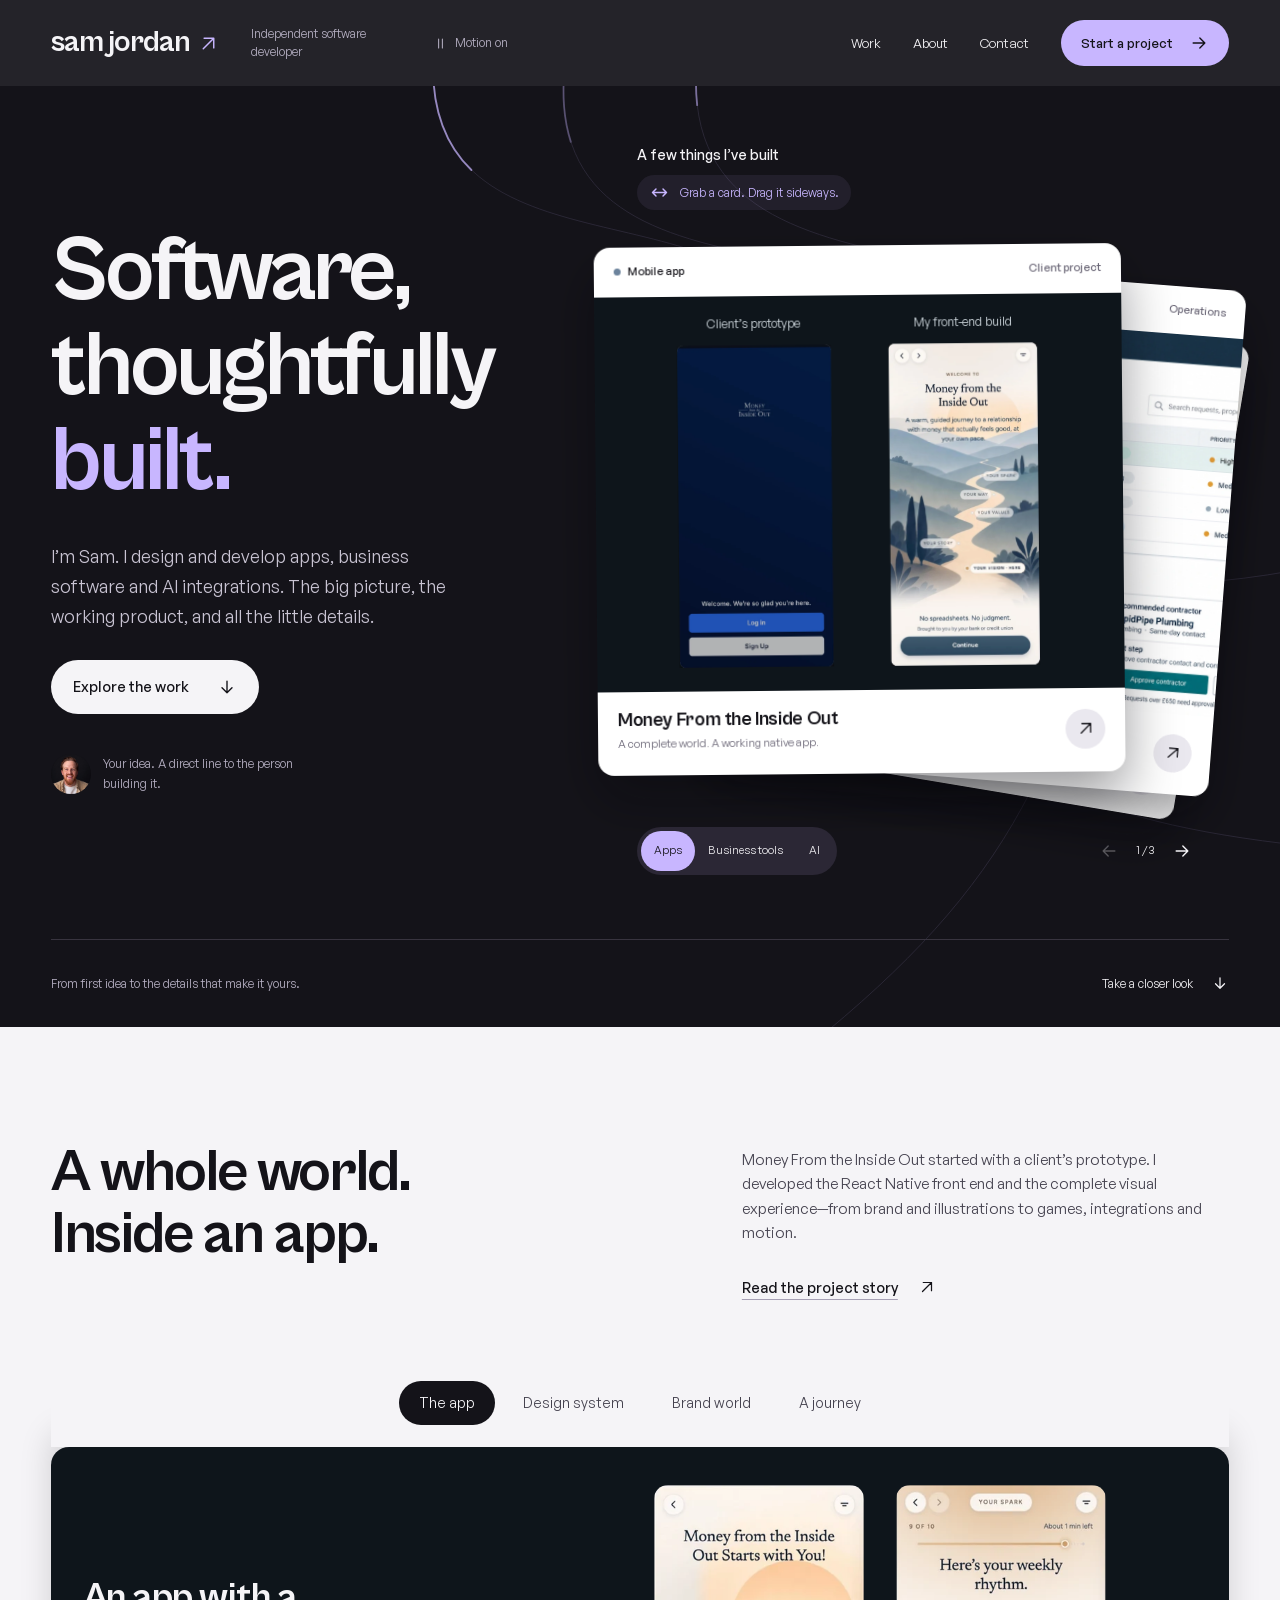
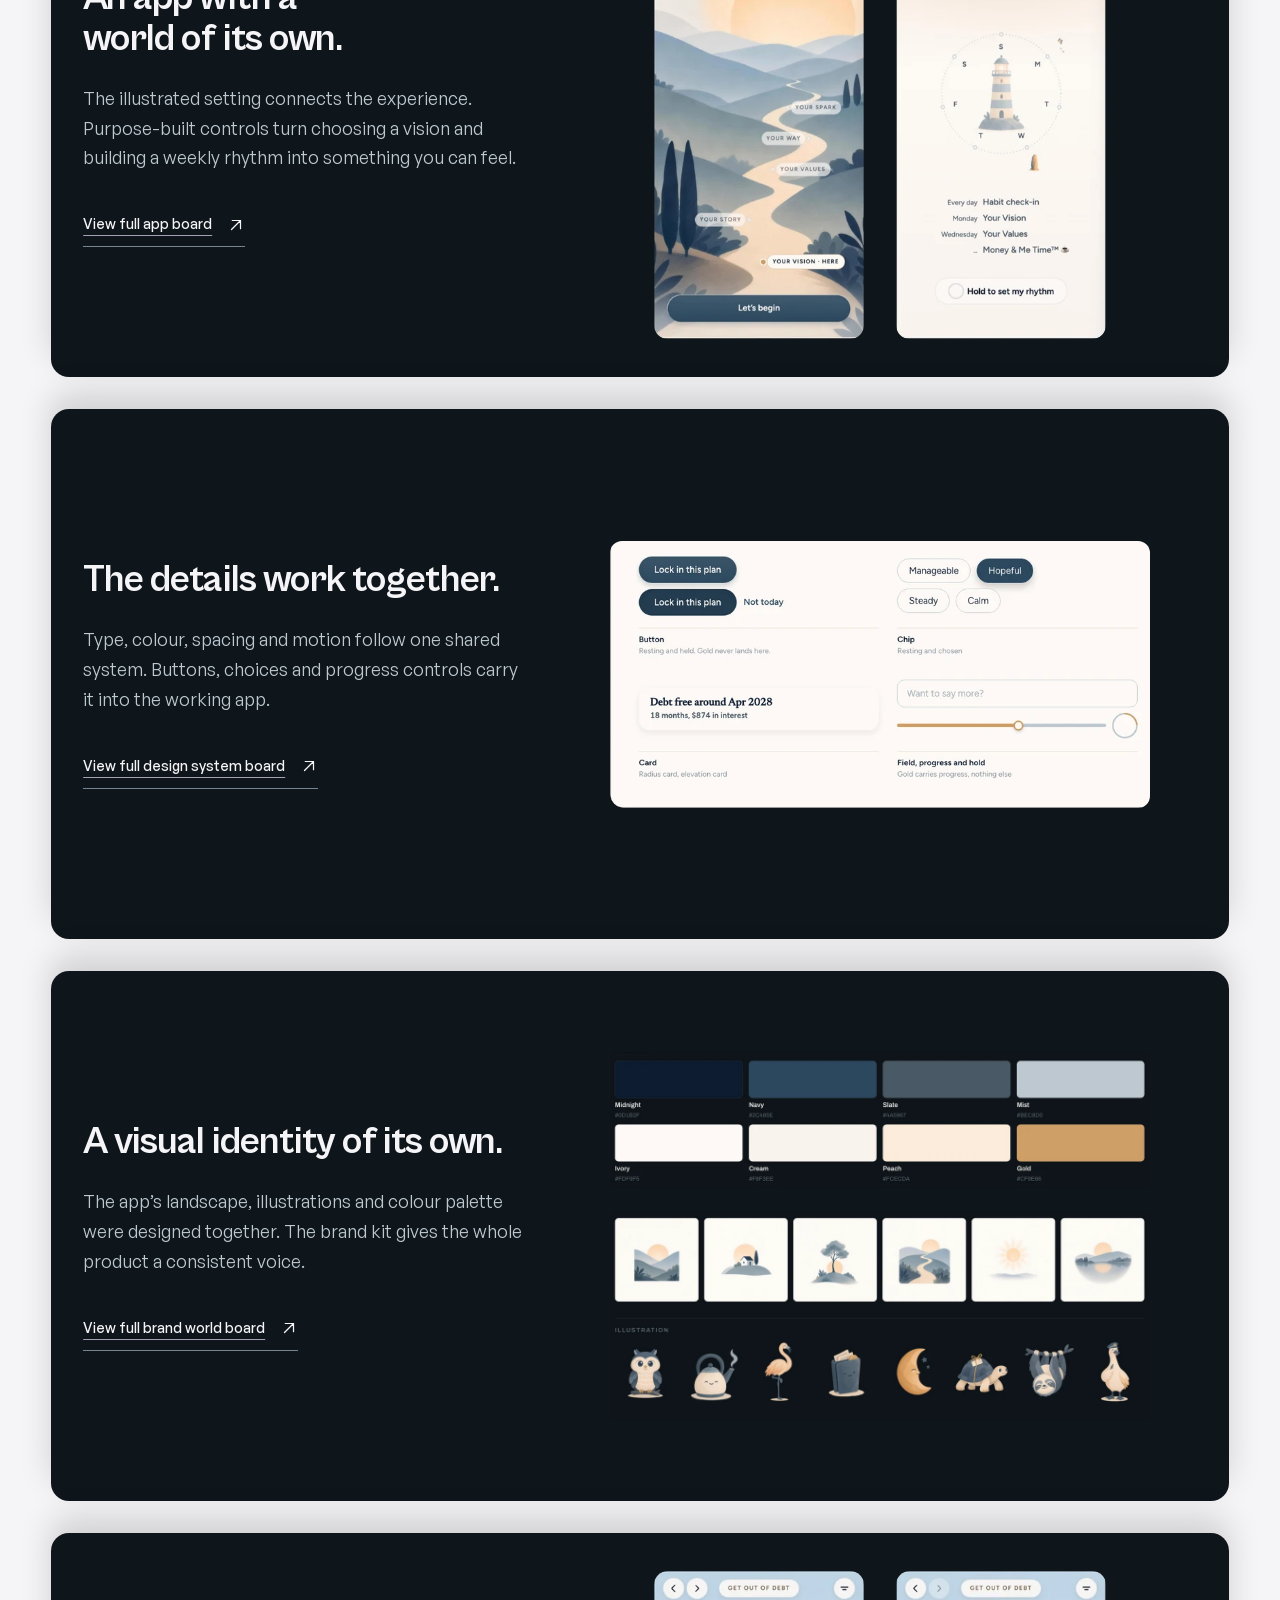
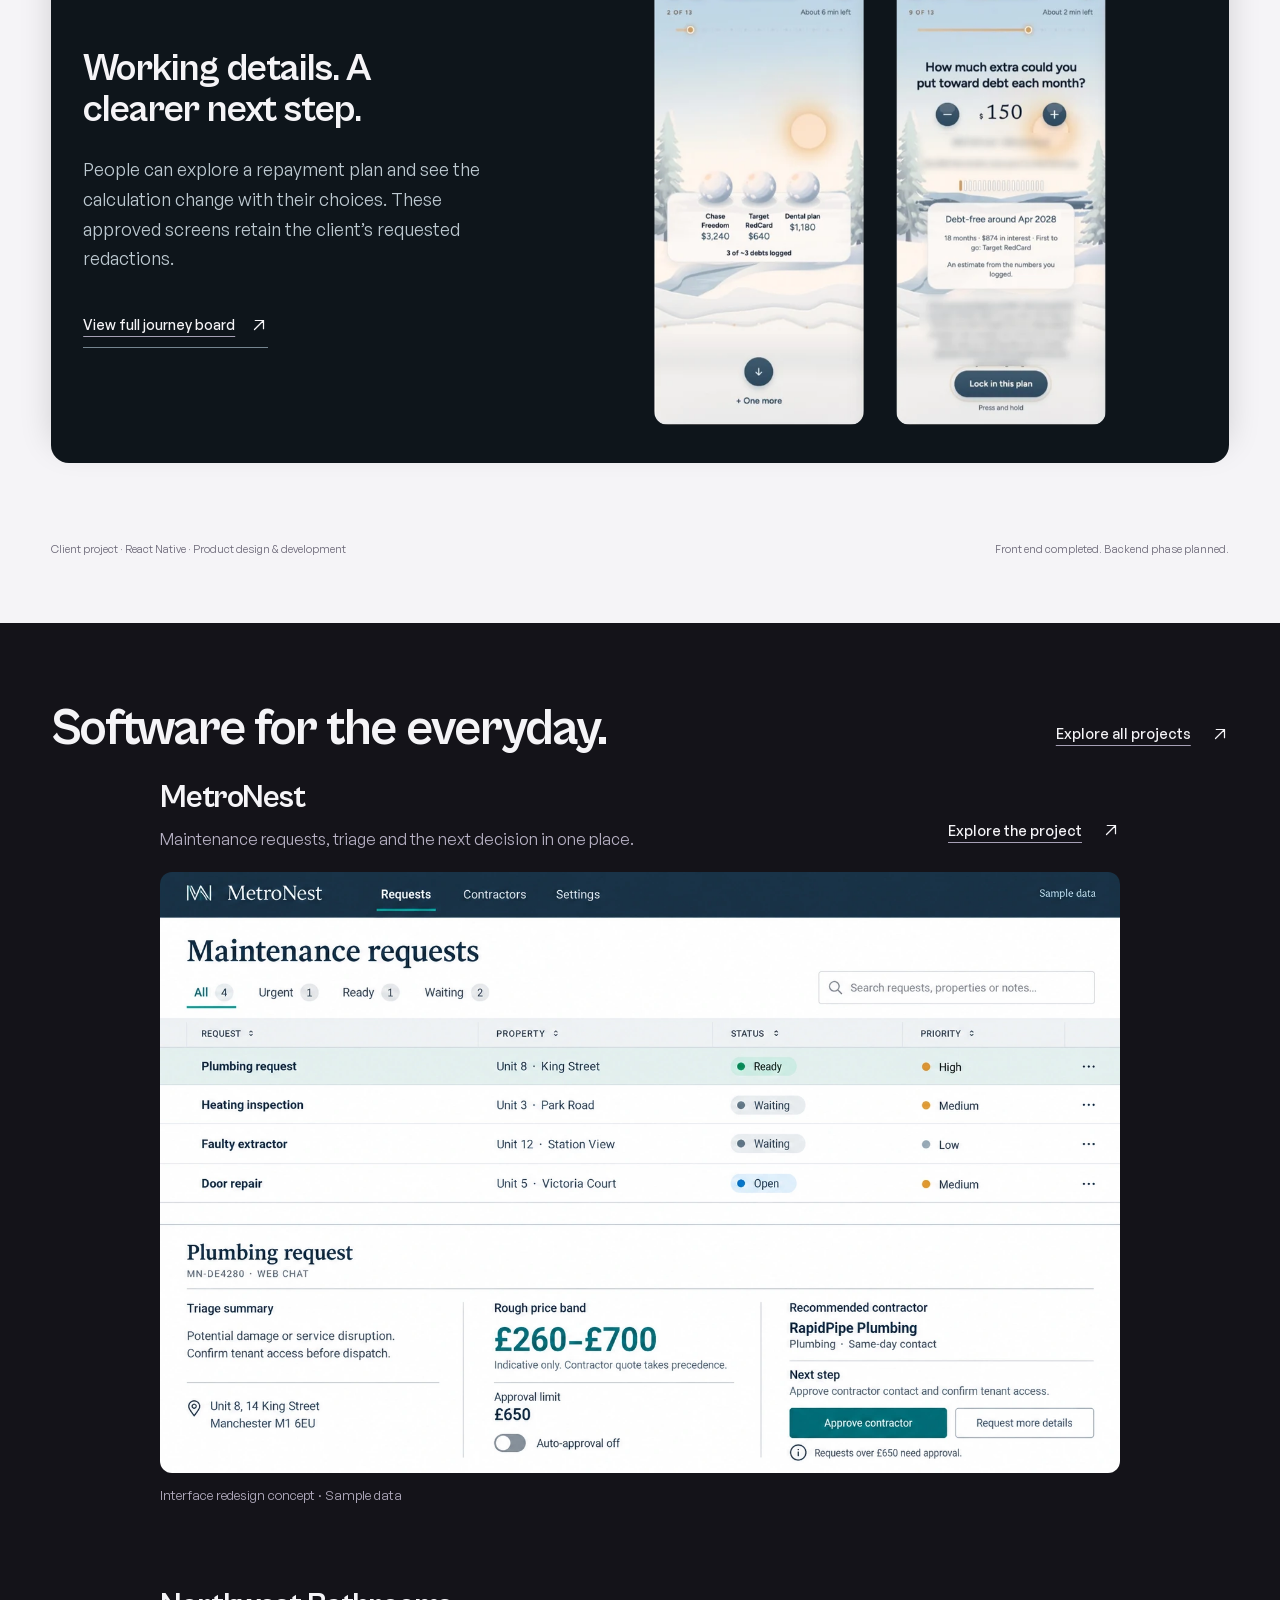
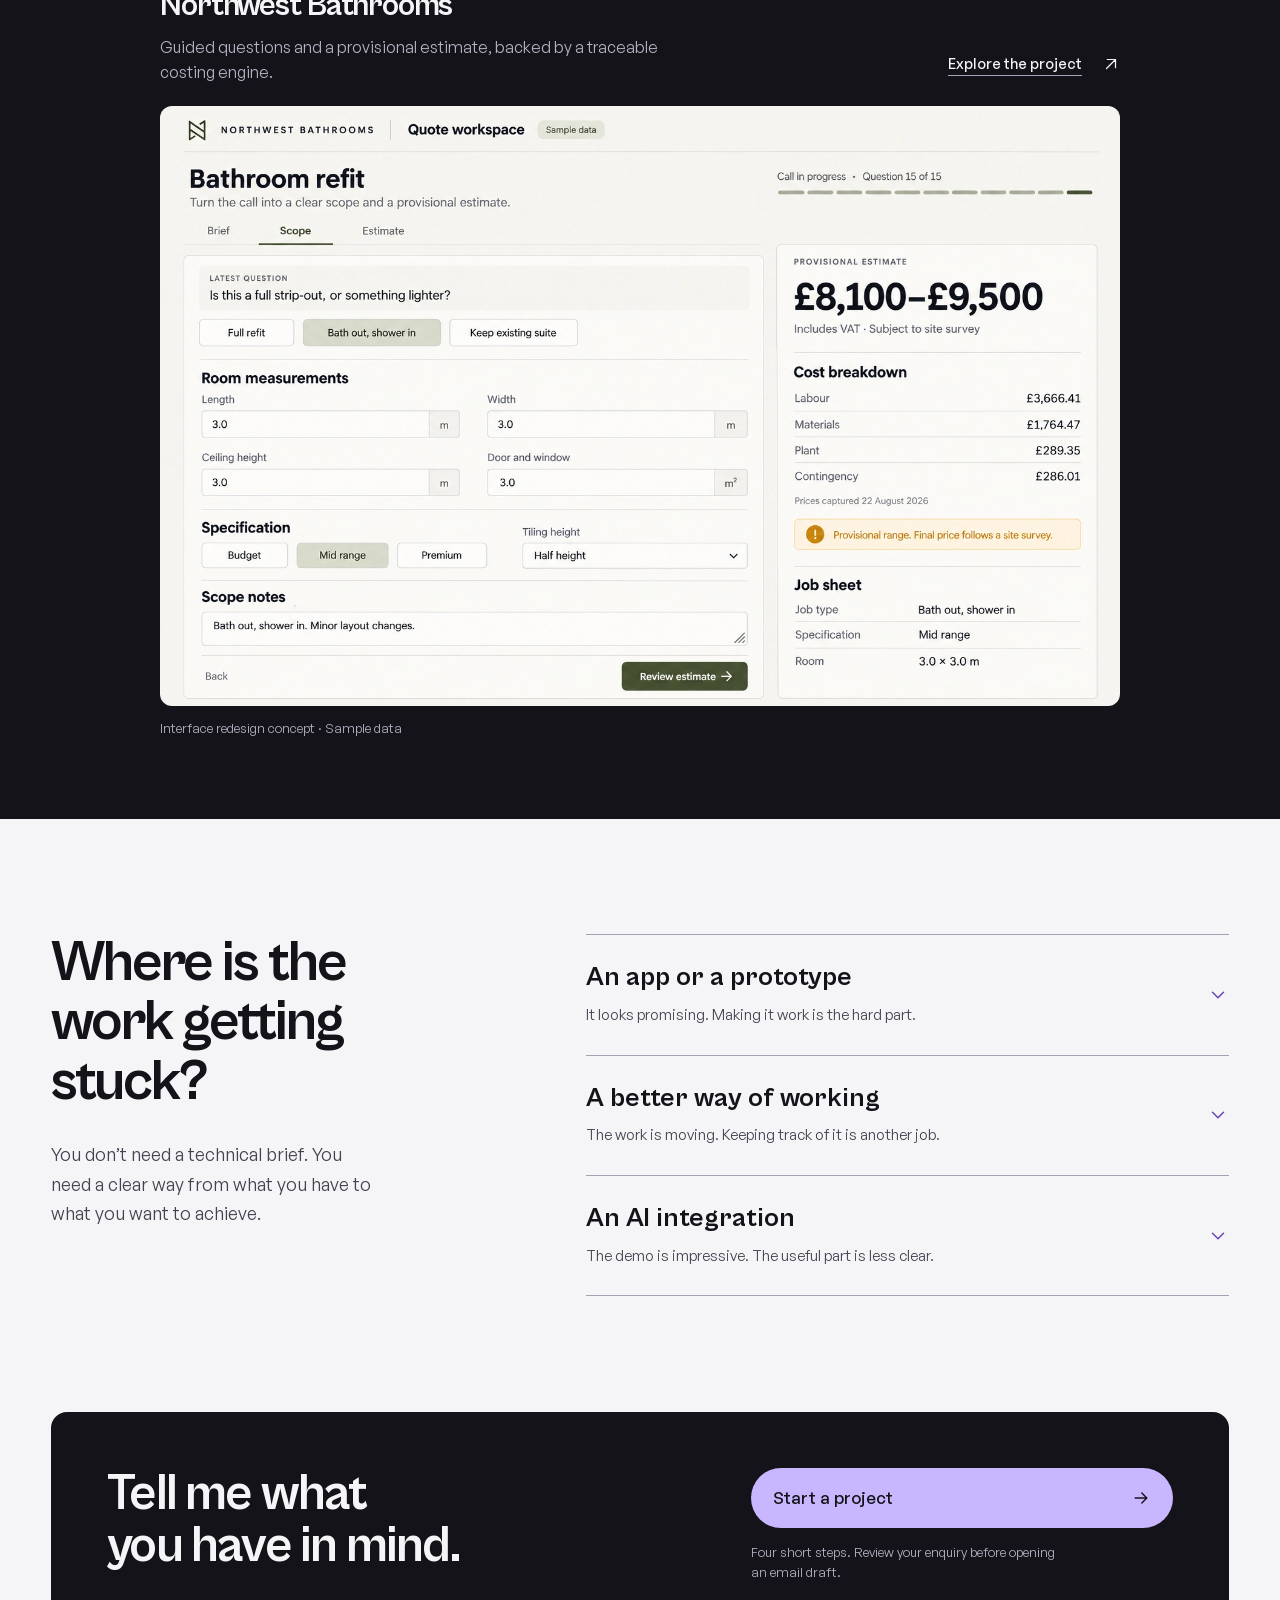
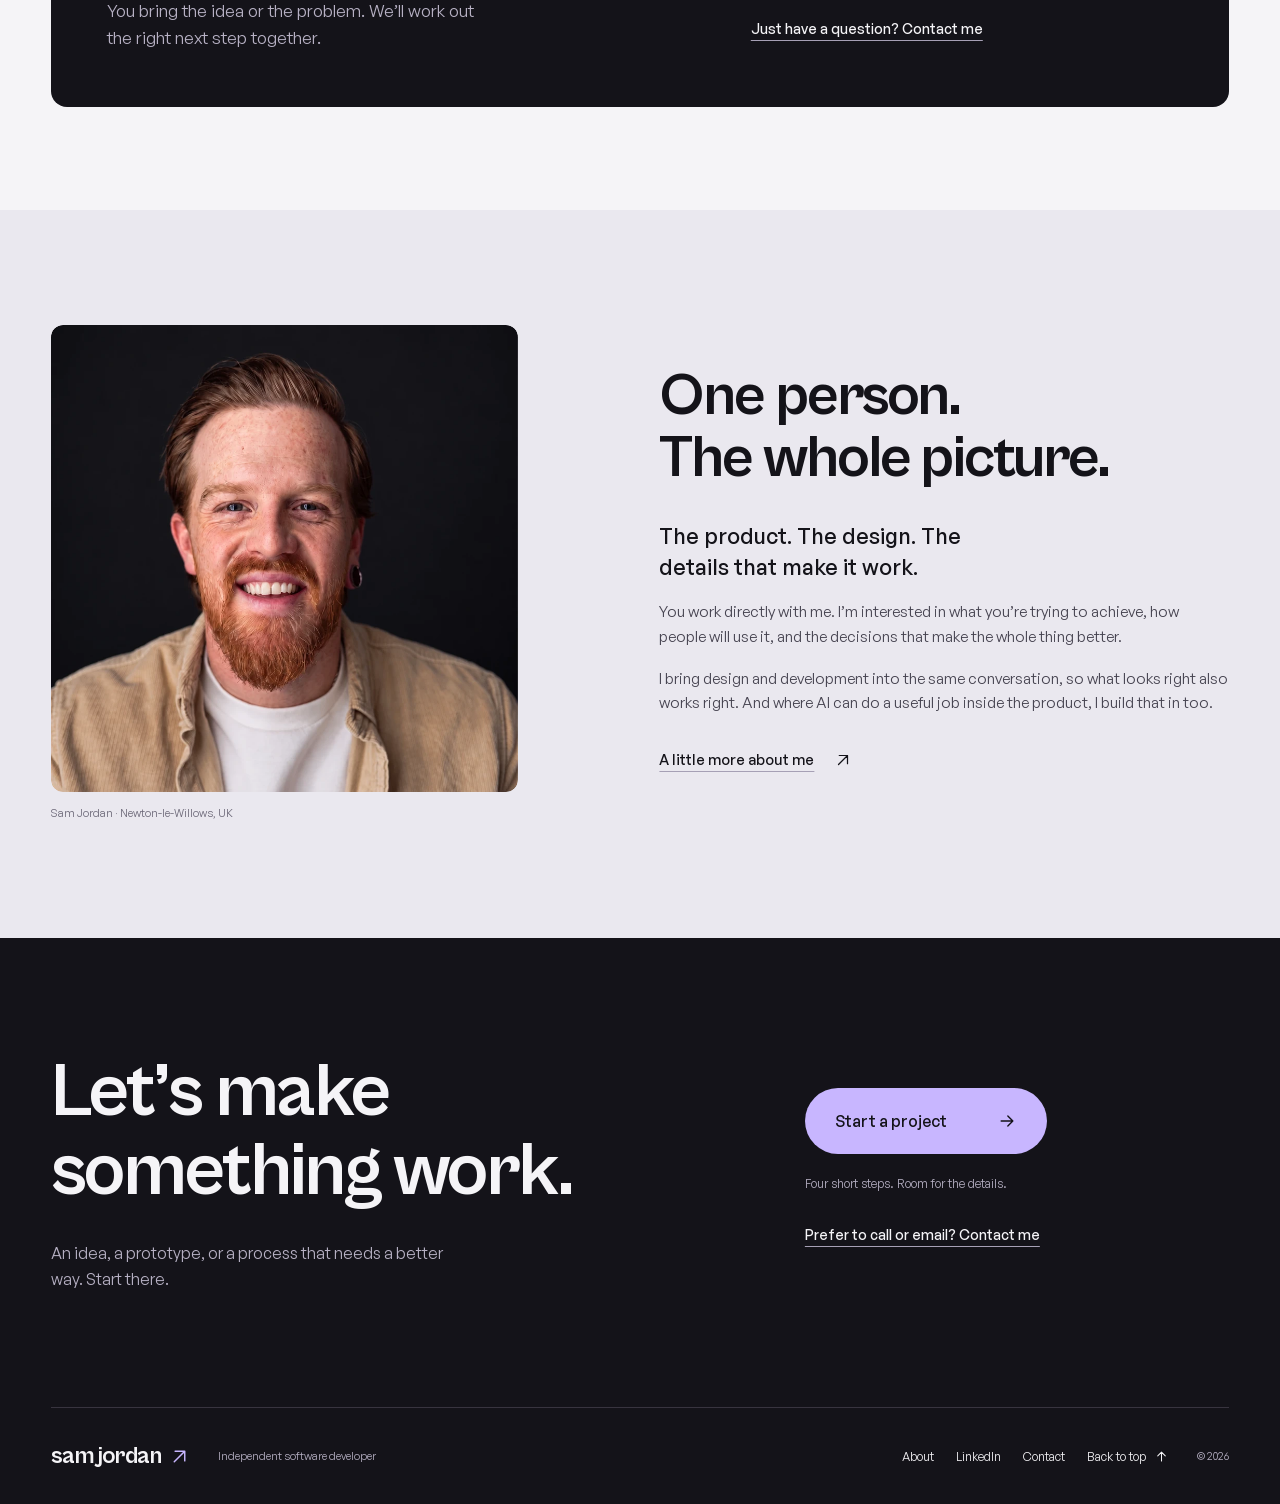
<file: index.html>
<!doctype html>
<html lang="en-GB">
<head>
<meta charset="utf-8"><meta name="viewport" content="width=device-width, initial-scale=1">
<title>Sam Jordan — Apps, business software & AI integrations</title>
<meta name="description" content="I design and develop custom apps, internal business tools and AI integrations. From your first idea or existing prototype to thoughtfully built software.">
<link rel="canonical" href="https://samjordanco.com/">
<meta property="og:type" content="website"><meta property="og:url" content="https://samjordanco.com/">
<meta property="og:title" content="Sam Jordan — Software, thoughtfully built."><meta property="og:description" content="Apps, business software and AI integrations. Product design and development, with care in every detail."><meta property="og:image" content="https://samjordanco.com/og/home.png"><meta name="twitter:card" content="summary_large_image">
<link rel="icon" href="/favicon.svg" type="image/svg+xml">
<link rel="preload" href="/fonts/cabinet-grotesk-700.woff2" as="font" type="font/woff2" crossorigin>
<link rel="preload" href="/fonts/general-sans-400.woff2" as="font" type="font/woff2" crossorigin>
  <script type="module" crossorigin src="/assets/main-D6o_DYf5.js"></script>
  <link rel="stylesheet" crossorigin href="/assets/main-Ba3mKNHi.css">
</head>
<body>
<!-- THESIS: Handle real work; turn exploration into an enquiry. OWN-WORLD: Near-black, soft white, lilac; Cabinet Grotesk and General Sans; open space and tactile controls. STORY: Understand, explore, inspect, recognise, enquire. FIRST VIEWPORT: Clear offer left; draggable project deck right; project links and direct contact visible. FORM: User-selected near-black/lilac revision; portfolio index with vertically stacking app evidence and full-width software stories, superseding seed d37777af. FINISH: unreviewed and undocumented is unfinished; this build ends with the finish review, the verdict, DESIGN.md, and every shipping raster carrying its provenance -->
<a class="skip-link" href="#main">Skip to content</a>
<header class="site-header"><nav class="nav container" aria-label="Main">
<a class="brand" href="/" aria-label="Sam Jordan, home">sam jordan<svg class="brand-arrow" viewBox="0 0 24 24" aria-hidden="true"><path d="M6 18 18 6H7m11 0v11"/></svg></a>
<span class="nav-role">Independent software developer</span>
<button class="motion-toggle" type="button" data-motion-toggle aria-pressed="true" aria-label="Pause animated background and scroll effects"><svg viewBox="0 0 24 24" aria-hidden="true"><path class="motion-pause" d="M9 5v14M15 5v14"/><path class="motion-play" d="m8 5 11 7-11 7Z"/></svg><span>Motion on</span></button><div class="nav-links"><a href="/work/">Work</a><a href="/about/">About</a><button type="button" class="nav-contact" data-contact-trigger popovertarget="contact-popover">Contact</button></div>
<a class="button button--small button--lime" href="/start-project/">Start a project <svg viewBox="0 0 24 24" aria-hidden="true"><path d="M5 12h14m-6-6 6 6-6 6"/></svg></a>
</nav></header>
<main id="main">
<section data-sc-act="flow" class="studio-hero" aria-labelledby="hero-title">
<svg class="signal-field" viewBox="0 0 1440 1000" preserveAspectRatio="xMidYMid slice" aria-hidden="true"><g class="signal-lines"><path d="M500-20C500 220 850 90 900 290S1150 570 1440 510"/><path d="M640-20C610 280 1100 100 1100 340S930 760 1450 810"/><path d="M780-20C760 290 1300 80 1240 400S1110 850 900 1020"/></g><g class="signal-traces"><path d="M500-20C500 220 850 90 900 290S1150 570 1440 510"/><path d="M640-20C610 280 1100 100 1100 340S930 760 1450 810"/><path d="M780-20C760 290 1300 80 1240 400S1110 850 900 1020"/></g></svg>
<div class="container hero-layout">
<div class="hero-copy">
<h1 id="hero-title">Software,<br> thoughtfully<br> <span>built.</span></h1>
<p>I’m Sam. I design and develop apps, business software and AI integrations. The big picture, the working product, and all the little details.</p>
<a class="button button--light" href="#work">Explore the work <svg viewBox="0 0 24 24" aria-hidden="true"><path d="M12 5v14m-6-6 6 6 6-6"/></svg></a>
<div class="hero-signature"><img src="/studio-media/sam-jordan-v2.webp" width="44" height="44" alt=""><span>Your idea. A direct line to the person building it.</span></div>
</div>
<div class="project-desk" aria-label="Explore selected projects">
<div class="desk-toolbar"><span class="desk-title">A few things I’ve built</span><span class="desk-hint"><svg viewBox="0 0 24 24" aria-hidden="true"><path d="M4 12h16M8 8l-4 4 4 4m8-8 4 4-4 4"/></svg> Grab a card. Drag it sideways.</span></div>
<div class="project-deck" data-deck tabindex="0" role="region" aria-roledescription="carousel" aria-label="Selected work. Use the arrow keys or the project buttons to browse.">
<article class="deck-card is-selected" data-deck-card="0" aria-label="1 of 3: Money From the Inside Out">
<div class="deck-card-top"><span><i class="project-dot project-dot--app"></i>Mobile app</span><span>Client project</span></div>
<div class="deck-image deck-comparison"><div><span>Client’s prototype</span><svg class="approved-crop " viewBox="379 217 493 1030" role="img" aria-label="The client’s original prototype"><defs><clipPath id="approved-crop-1"><rect x="379" y="217" width="493" height="1030" fill="white" stroke="none"/></clipPath></defs><image clip-path="url(#approved-crop-1)" href="/studio-media/mfio-before-after.webp" width="1800" height="1350"/></svg></div><div><span>My front-end build</span><svg class="approved-crop " viewBox="946 217 475 1030" role="img" aria-label="The redesigned Money From the Inside Out app"><defs><clipPath id="approved-crop-2"><rect x="946" y="217" width="475" height="1030" fill="white" stroke="none"/></clipPath></defs><image clip-path="url(#approved-crop-2)" href="/studio-media/mfio-before-after.webp" width="1800" height="1350"/></svg></div></div>
<div class="deck-card-bottom"><div><h2>Money From the Inside Out</h2><p>A complete world. A working native app.</p></div><a href="/work/money-from-the-inside-out/" class="round-link" aria-label="View Money From the Inside Out"><svg viewBox="0 0 24 24" aria-hidden="true"><path d="M6 18 18 6H7m11 0v11"/></svg></a></div>
</article>
<article class="deck-card" data-deck-card="1" aria-label="2 of 3: Property Maintenance Triage">
<div class="deck-card-top"><span><i class="project-dot project-dot--tools"></i>Business software</span><span>Operations</span></div>
<div class="deck-image deck-image--dashboard"><img src="/studio-media/maintenance-concept-v3.webp" alt="Maintenance interface redesign concept with incoming requests and repair decisions" width="1586" height="992" draggable="false"></div>
<div class="deck-card-bottom"><div><h2>Property Maintenance Triage</h2><p>From a reported problem to a clear decision.</p></div><a href="/work/maintenance-triage-agent/" class="round-link" aria-label="View Property Maintenance Triage"><svg viewBox="0 0 24 24" aria-hidden="true"><path d="M6 18 18 6H7m11 0v11"/></svg></a></div>
</article>
<article class="deck-card" data-deck-card="2" aria-label="3 of 3: Quote Agent">
<div class="deck-card-top"><span><i class="project-dot project-dot--ai"></i>AI integration</span><span>Trades</span></div>
<div class="deck-image deck-image--quote"><img src="/studio-media/quote-concept-v4.webp" alt="Quote Agent interface redesign concept with guided questions and an itemised estimate" width="1586" height="992" draggable="false"></div>
<div class="deck-card-bottom"><div><h2>Quote Agent</h2><p>The AI asks. The pricing engine calculates.</p></div><a href="/work/quote-agent/" class="round-link" aria-label="View Quote Agent"><svg viewBox="0 0 24 24" aria-hidden="true"><path d="M6 18 18 6H7m11 0v11"/></svg></a></div>
</article>
</div>
<div class="deck-controls"><div class="deck-tabs" role="group" aria-label="Select a project"><button type="button" data-deck-select="0" aria-pressed="true">Apps</button><button type="button" data-deck-select="1" aria-pressed="false">Business tools</button><button type="button" data-deck-select="2" aria-pressed="false">AI</button></div><div class="deck-arrows"><button class="icon-button" type="button" data-deck-prev aria-label="Previous project"><svg viewBox="0 0 24 24" aria-hidden="true"><path d="M19 12H5m6 6-6-6 6-6"/></svg></button><span data-deck-count aria-live="polite" aria-atomic="true">1 / 3</span><button class="icon-button" type="button" data-deck-next aria-label="Next project"><svg viewBox="0 0 24 24" aria-hidden="true"><path d="M5 12h14m-6-6 6 6-6 6"/></svg></button></div></div>
</div>
</div>
<div class="hero-baseline container"><span>From first idea to the details that make it yours.</span><a href="#work">Take a closer look <svg viewBox="0 0 24 24" aria-hidden="true"><path d="M12 5v14m-6-6 6 6 6-6"/></svg></a></div>
</section>
<section class="section featured-section" id="work" aria-labelledby="featured-title">
<div class="container">
<div class="section-intro"><div><h2 id="featured-title">A whole world.<br> Inside an app.</h2></div><div class="intro-copy"><p>Money From the Inside Out started with a client’s prototype. I developed the React Native front end and the complete visual experience—from brand and illustrations to games, integrations and motion.</p><a class="text-link" href="/work/money-from-the-inside-out/">Read the project story <svg viewBox="0 0 24 24" aria-hidden="true"><path d="M6 18 18 6H7m11 0v11"/></svg></a></div></div>
<div class="evidence-story" data-evidence-story><nav class="evidence-nav" aria-label="Explore the app layers"><a href="#evidence-product" data-layer-link="product">The app</a><a href="#evidence-system" data-layer-link="system">Design system</a><a href="#evidence-brand" data-layer-link="brand">Brand world</a><a href="#evidence-journey" data-layer-link="journey">A journey</a></nav><div class="evidence-layers"><span class="layer-marker" data-layer-start="product" aria-hidden="true"></span><section id="evidence-product" tabindex="-1" class="evidence-layer evidence-layer--product" data-layer="product" aria-labelledby="layer-title-product" style="--layer-order:0"><div class="layer-copy"><h3 id="layer-title-product">An app with a world of its own.</h3><p>The illustrated setting connects the experience. Purpose-built controls turn choosing a vision and building a weekly rhythm into something you can feel.</p><button class="text-link" type="button" data-expand-plate="/studio-media/mfio-product.webp" data-plate-title="The app">View full app board <svg viewBox="0 0 24 24" aria-hidden="true"><path d="M6 18 18 6H7m11 0v11"/></svg></button></div><div class="layer-art"><div class="phone-pair"><svg class="approved-crop " viewBox="86 394 302 654" role="img" aria-label="Money From the Inside Out welcome screen"><defs><clipPath id="approved-crop-3"><rect x="86" y="394" width="302" height="654" fill="white" stroke="none"/></clipPath></defs><image clip-path="url(#approved-crop-3)" href="/studio-media/mfio-product.webp" width="1800" height="1350"/></svg><svg class="approved-crop " viewBox="1081 394 301 654" role="img" aria-label="The app’s weekly rhythm screen"><defs><clipPath id="approved-crop-4"><rect x="1081" y="394" width="301" height="654" fill="white" stroke="none"/></clipPath></defs><image clip-path="url(#approved-crop-4)" href="/studio-media/mfio-product.webp" width="1800" height="1350"/></svg></div></div></section><span class="layer-marker" data-layer-start="system" aria-hidden="true"></span><section id="evidence-system" tabindex="-1" class="evidence-layer evidence-layer--system" data-layer="system" aria-labelledby="layer-title-system" style="--layer-order:1"><div class="layer-copy"><h3 id="layer-title-system">The details work together.</h3><p>Type, colour, spacing and motion follow one shared system. Buttons, choices and progress controls carry it into the working app.</p><button class="text-link" type="button" data-expand-plate="/studio-media/mfio-system.webp" data-plate-title="Design system">View full design system board <svg viewBox="0 0 24 24" aria-hidden="true"><path d="M6 18 18 6H7m11 0v11"/></svg></button></div><div class="layer-art"><div class="system-detail system-detail--desktop"><svg class="approved-crop " viewBox="514 740 795 393" role="img" aria-label="Approved design-system detail: buttons, chips, card and progress controls"><defs><clipPath id="approved-crop-5"><rect x="514" y="740" width="795" height="393" fill="white" stroke="none"/></clipPath></defs><image clip-path="url(#approved-crop-5)" href="/studio-media/mfio-system.webp" width="1800" height="1350"/></svg></div><div class="system-detail system-detail--mobile"><svg class="approved-crop" viewBox="524 755 270 153" role="img" aria-label="Approved button states, enlarged"><defs><clipPath id="approved-crop-6"><rect x="524" y="755" width="270" height="153" fill="white" stroke="none"/></clipPath></defs><image clip-path="url(#approved-crop-6)" href="/studio-media/mfio-system.webp" width="1800" height="1350"/></svg><svg class="approved-crop" viewBox="930 944 385 180" role="img" aria-label="Approved input and progress control, enlarged"><defs><clipPath id="approved-crop-7"><rect x="930" y="944" width="385" height="180" fill="white" stroke="none"/></clipPath></defs><image clip-path="url(#approved-crop-7)" href="/studio-media/mfio-system.webp" width="1800" height="1350"/></svg></div></div></section><span class="layer-marker" data-layer-start="brand" aria-hidden="true"></span><section id="evidence-brand" tabindex="-1" class="evidence-layer evidence-layer--brand" data-layer="brand" aria-labelledby="layer-title-brand" style="--layer-order:2"><div class="layer-copy"><h3 id="layer-title-brand">A visual identity of its own.</h3><p>The app’s landscape, illustrations and colour palette were designed together. The brand kit gives the whole product a consistent voice.</p><button class="text-link" type="button" data-expand-plate="/studio-media/mfio-brand.webp" data-plate-title="Brand world">View full brand world board <svg viewBox="0 0 24 24" aria-hidden="true"><path d="M6 18 18 6H7m11 0v11"/></svg></button></div><div class="layer-art"><div class="brand-details"><svg class="approved-crop " viewBox="585 390 1140 286" role="img" aria-label="The approved app colour palette"><defs><clipPath id="approved-crop-8"><rect x="585" y="390" width="1140" height="286" fill="white" stroke="none"/></clipPath></defs><image clip-path="url(#approved-crop-8)" href="/studio-media/mfio-brand.webp" width="1800" height="1350"/></svg><svg class="approved-crop " viewBox="585 735 1140 440" role="img" aria-label="Original landscape and character illustrations"><defs><clipPath id="approved-crop-9"><rect x="585" y="735" width="1140" height="440" fill="white" stroke="none"/></clipPath></defs><image clip-path="url(#approved-crop-9)" href="/studio-media/mfio-brand.webp" width="1800" height="1350"/></svg></div></div></section><span class="layer-marker" data-layer-start="journey" aria-hidden="true"></span><section id="evidence-journey" tabindex="-1" class="evidence-layer evidence-layer--journey" data-layer="journey" aria-labelledby="layer-title-journey" style="--layer-order:3"><div class="layer-copy"><h3 id="layer-title-journey">Working details. A clearer next step.</h3><p>People can explore a repayment plan and see the calculation change with their choices. These approved screens retain the client’s requested redactions.</p><button class="text-link" type="button" data-expand-plate="/studio-media/mfio-journey.webp" data-plate-title="A journey">View full journey board <svg viewBox="0 0 24 24" aria-hidden="true"><path d="M6 18 18 6H7m11 0v11"/></svg></button></div><div class="layer-art"><div class="phone-pair"><svg class="approved-crop " viewBox="86 394 302 654" role="img" aria-label="Debt totals screen with client-requested redactions retained"><defs><clipPath id="approved-crop-10"><rect x="86" y="394" width="302" height="654" fill="white" stroke="none"/></clipPath></defs><image clip-path="url(#approved-crop-10)" href="/studio-media/mfio-journey.webp" width="1800" height="1350"/></svg><svg class="approved-crop " viewBox="418 394 301 654" role="img" aria-label="Repayment calculator screen with client-requested redactions retained"><defs><clipPath id="approved-crop-11"><rect x="418" y="394" width="301" height="654" fill="white" stroke="none"/></clipPath></defs><image clip-path="url(#approved-crop-11)" href="/studio-media/mfio-journey.webp" width="1800" height="1350"/></svg></div></div></section></div></div><div class="project-footnote"><span>Client project · React Native · Product design & development</span><span>Front end completed. Backend phase planned.</span></div></div></section><section class="systems-section"><div class="container"><div class="more-work"><h2>Software for<br> the everyday.</h2><a class="text-link" href="/work/">Explore all projects <svg viewBox="0 0 24 24" aria-hidden="true"><path d="M6 18 18 6H7m11 0v11"/></svg></a></div><div class="software-stories">
<article class="software-story"><div class="software-story-heading"><div><h3>MetroNest</h3><p>Maintenance requests, triage and the next decision in one place.</p></div><a class="text-link" href="/work/maintenance-triage-agent/">Explore the project <svg viewBox="0 0 24 24" aria-hidden="true"><path d="M6 18 18 6H7m11 0v11"/></svg></a></div><a class="software-image" href="/work/maintenance-triage-agent/" aria-label="Explore MetroNest"><img src="/studio-media/maintenance-concept-v3.webp" width="1586" height="992" alt="MetroNest interface concept: ink-blue and teal branding, a request table and a maintenance decision panel" loading="lazy"></a><p class="software-caption">Interface redesign concept · Sample data</p></article>
<article class="software-story"><div class="software-story-heading"><div><h3>Northwest Bathrooms</h3><p>Guided questions and a provisional estimate, backed by a traceable costing engine.</p></div><a class="text-link" href="/work/quote-agent/">Explore the project <svg viewBox="0 0 24 24" aria-hidden="true"><path d="M6 18 18 6H7m11 0v11"/></svg></a></div><a class="software-image" href="/work/quote-agent/" aria-label="Explore Northwest Bathrooms quote tool"><img src="/studio-media/quote-concept-v4.webp" width="1586" height="992" alt="Northwest Bathrooms quote interface concept with olive and stone branding, a full-width workspace and an itemised estimate" loading="lazy"></a><p class="software-caption">Interface redesign concept · Sample data</p></article>
</div></div></section>
<section class="section solutions-section" id="approach" aria-labelledby="fit-title"><div class="container solutions-layout"><div class="solutions-intro"><h2 id="fit-title">Where is the<br> work getting stuck?</h2><p>You don’t need a technical brief. You need a clear way from what you have to what you want to achieve.</p></div><div class="solution-list"><details class="solution" data-solution="app"><summary><span><strong>An app or a prototype</strong><span class="solution-problem">It looks promising. Making it work is the hard part.</span></span><svg viewBox="0 0 24 24" aria-hidden="true"><path d="m6 9 6 6 6-6"/></svg></summary><div class="solution-body"><div class="solution-answer"><h3>A product people can actually use.</h3><p>A prototype can show the idea without solving the details: how the screens connect, how it feels to use, or how it fits together as a product.</p><p>I bring the interface, brand, interactions and development together, then connect the services it needs. We agree the backend and release work up front, so you have a coherent product and a clear next step.</p></div></div></details><details class="solution" data-solution="business"><summary><span><strong>A better way of working</strong><span class="solution-problem">The work is moving. Keeping track of it is another job.</span></span><svg viewBox="0 0 24 24" aria-hidden="true"><path d="m6 9 6 6 6-6"/></svg></summary><div class="solution-body"><div class="solution-answer"><h3>Less chasing. A clearer view of the work.</h3><p>Jobs sit in spreadsheets. Updates arrive in messages. Someone has to piece it all together before the team can see what needs doing next.</p><p>I map how your team works and build a shared place for the jobs, information and decisions that matter. Scheduling, tracking and communication fit your process, so people can spend less time chasing updates and more time getting the work done.</p></div></div></details><details class="solution" data-solution="ai"><summary><span><strong>An AI integration</strong><span class="solution-problem">The demo is impressive. The useful part is less clear.</span></span><svg viewBox="0 0 24 24" aria-hidden="true"><path d="m6 9 6 6 6-6"/></svg></summary><div class="solution-body"><div class="solution-answer"><h3>AI with a useful job to do.</h3><p>You can see the potential, but a separate chat window is not always the answer. The real challenge is connecting AI to the information and workflow your business already uses.</p><p>We start with a specific task, then I build the connections, interface and review controls around it. Your team gets a feature they can use in context, with clear ways to check the output and stay in control.</p></div></div></details></div></div></section>
<section class="project-invitation-section" aria-labelledby="invitation-title"><div class="container project-invitation"><div><h2 id="invitation-title">Tell me what<br> you have in mind.</h2><p>You bring the idea or the problem. We’ll work out the right next step together.</p></div><div class="project-invitation-actions"><a class="button button--lime" href="/start-project/" data-fit-contact>Start a project <svg viewBox="0 0 24 24" aria-hidden="true"><path d="M5 12h14m-6-6 6 6-6 6"/></svg></a><p>Four short steps. Review your enquiry before opening an email draft.</p><button type="button" class="text-link" data-contact-trigger popovertarget="contact-popover">Just have a question? Contact me</button></div></div></section>
<section data-sc-act="flow" class="section about-section" id="about" aria-labelledby="about-title"><div class="container about-layout"><figure class="portrait" data-sc-in><img src="/studio-media/sam-jordan-v2.webp" width="900" height="900" alt="Sam Jordan, software developer" loading="lazy"><figcaption>Sam Jordan · Newton-le-Willows, UK</figcaption></figure><div class="about-copy"><h2 id="about-title">One person.<br> The whole picture.</h2><p class="large-copy">The product. The design. The details that make it work.</p><p>You work directly with me. I’m interested in what you’re trying to achieve, how people will use it, and the decisions that make the whole thing better.</p><p>I bring design and development into the same conversation, so what looks right also works right. And where AI can do a useful job inside the product, I build that in too.</p><a class="text-link" href="/about/">A little more about me <svg viewBox="0 0 24 24" aria-hidden="true"><path d="M6 18 18 6H7m11 0v11"/></svg></a></div></div></section>
<section class="section contact-section" id="contact" aria-labelledby="contact-title"><div class="container contact-close"><div><h2 id="contact-title">Let’s make<br> something work.</h2><p>An idea, a prototype, or a process that needs a better way. Start there.</p></div><div class="contact-next"><a class="button button--lime" href="/start-project/">Start a project <svg viewBox="0 0 24 24" aria-hidden="true"><path d="M5 12h14m-6-6 6 6-6 6"/></svg></a><span>Four short steps. Room for the details.</span><button type="button" class="text-link" data-contact-trigger popovertarget="contact-popover">Prefer to call or email? Contact me</button></div></div></section>
</main>
<footer class="footer"><div class="container footer-inner"><a class="brand" href="/">sam jordan<svg class="brand-arrow" viewBox="0 0 24 24" aria-hidden="true"><path d="M6 18 18 6H7m11 0v11"/></svg></a><span>Independent software developer</span><div><a href="/about/">About</a><a href="https://www.linkedin.com/in/samjordanai/" target="_blank" rel="noopener noreferrer">LinkedIn</a><button type="button" data-contact-trigger popovertarget="contact-popover">Contact</button><a href="#main">Back to top <svg viewBox="0 0 24 24" aria-hidden="true"><path d="M12 19V5m-6 6 6-6 6 6"/></svg></a></div><span>© 2026</span></div></footer>
<dialog class="image-dialog" aria-labelledby="image-dialog-title"><div class="image-dialog-toolbar"><p id="image-dialog-title">Money From the Inside Out — portfolio detail</p><a class="dialog-original" data-dialog-original target="_blank" rel="noopener">Open image</a><button type="button" class="icon-button" data-close-image aria-label="Close image"><svg viewBox="0 0 24 24" aria-hidden="true"><path d="m6 6 12 12M6 18 18 6"/></svg></button></div><img data-dialog-image src="/studio-media/mfio-product.webp" loading="lazy" alt="" width="1800" height="1350"><p class="image-dialog-caption" data-dialog-caption></p></dialog>
<aside id="contact-popover" class="contact-popover" popover="auto" aria-label="Contact Sam">
  <div class="contact-popover-heading"><span>A direct line to Sam.</span><button type="button" popovertarget="contact-popover" popovertargetaction="hide" aria-label="Close contact options"><svg viewBox="0 0 24 24" aria-hidden="true"><path d="m6 6 12 12M6 18 18 6"/></svg></button></div>
  <a href="mailto:contact@samjordanco.com"><svg viewBox="0 0 24 24" aria-hidden="true"><rect x="3" y="5" width="18" height="14" rx="3"/><path d="m4 7 8 6 8-6"/></svg><span><strong>Email</strong><small>Open your email app</small></span><svg class="contact-action-arrow" viewBox="0 0 24 24" aria-hidden="true"><path d="M6 18 18 6H7m11 0v11"/></svg></a>
  <a href="tel:+447376226452"><svg viewBox="0 0 24 24" aria-hidden="true"><path d="M7 3H4a1 1 0 0 0-1 1c0 9.4 7.6 17 17 17a1 1 0 0 0 1-1v-3l-5-2-2 2a15 15 0 0 1-7-7l2-2-2-5Z"/></svg><span><strong>Call</strong><small>Start a conversation</small></span><svg class="contact-action-arrow" viewBox="0 0 24 24" aria-hidden="true"><path d="M6 18 18 6H7m11 0v11"/></svg></a>
  </aside>
</body></html>
</file>
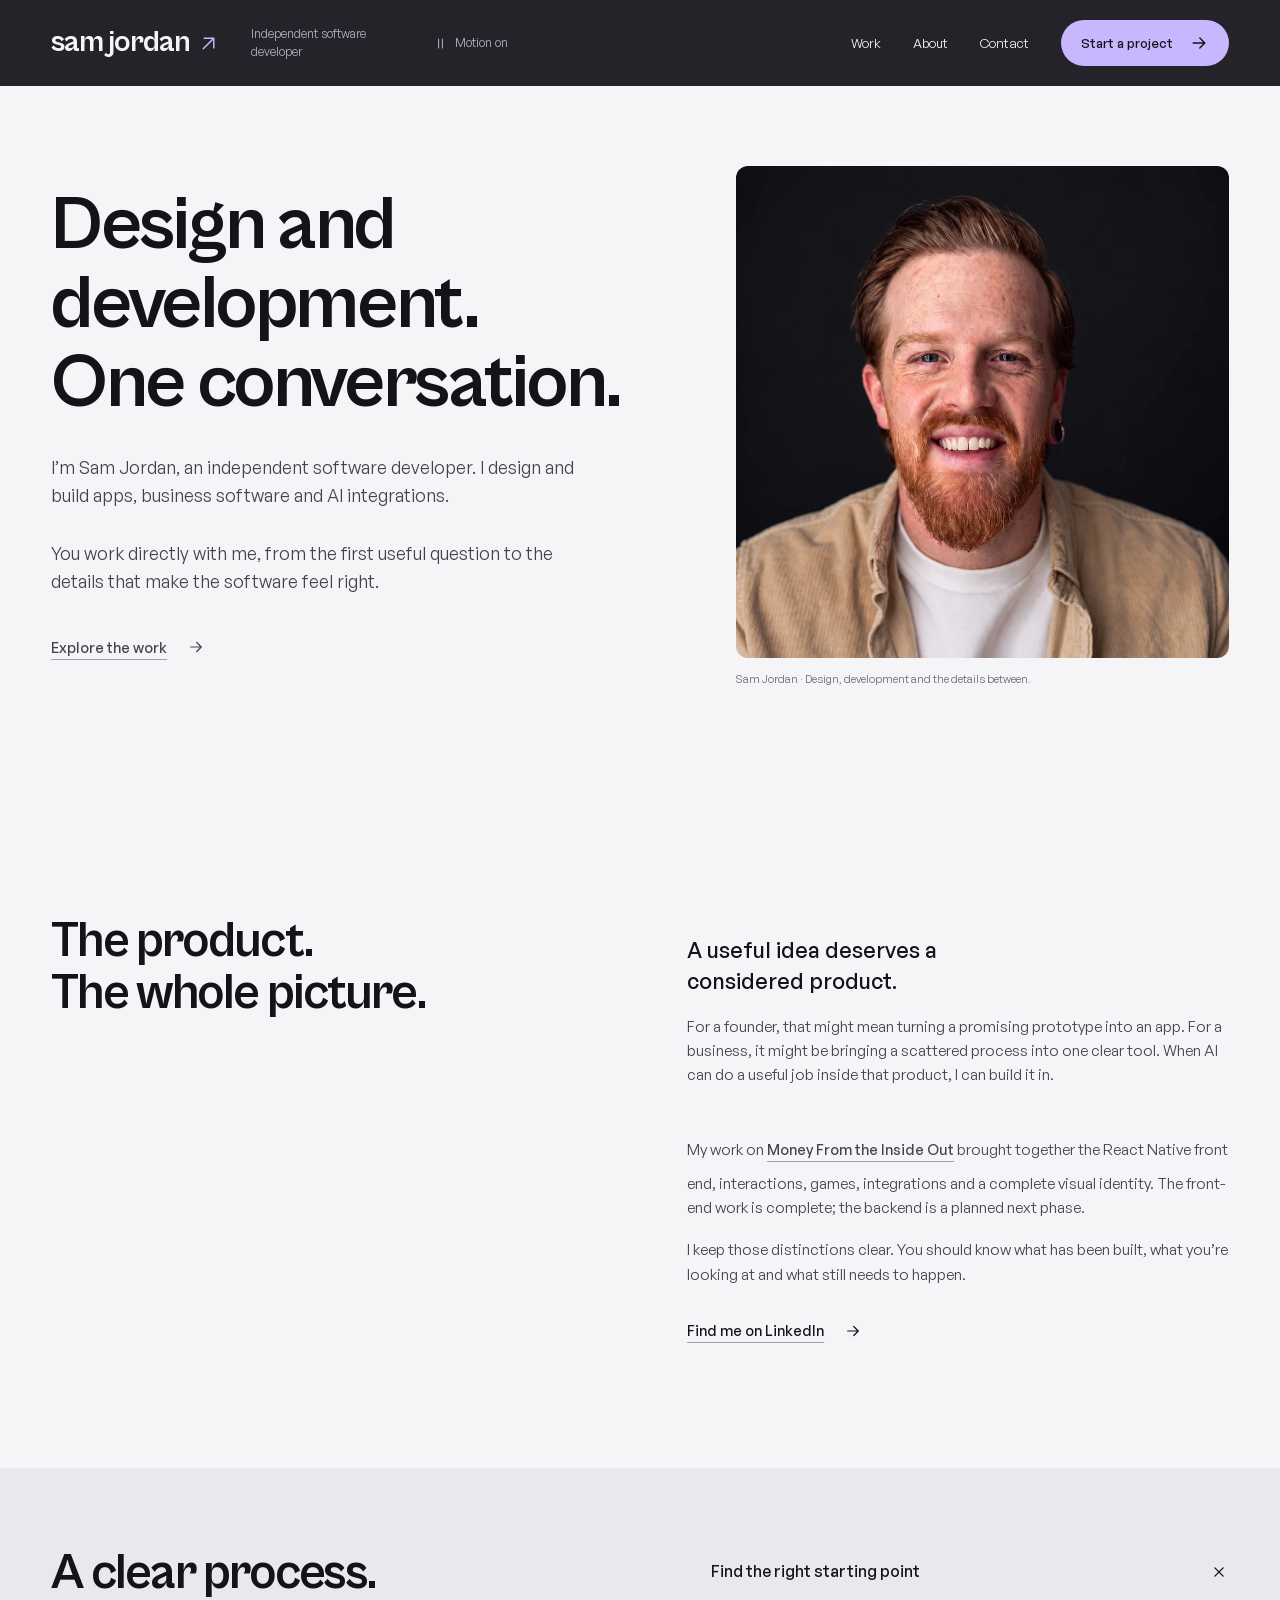
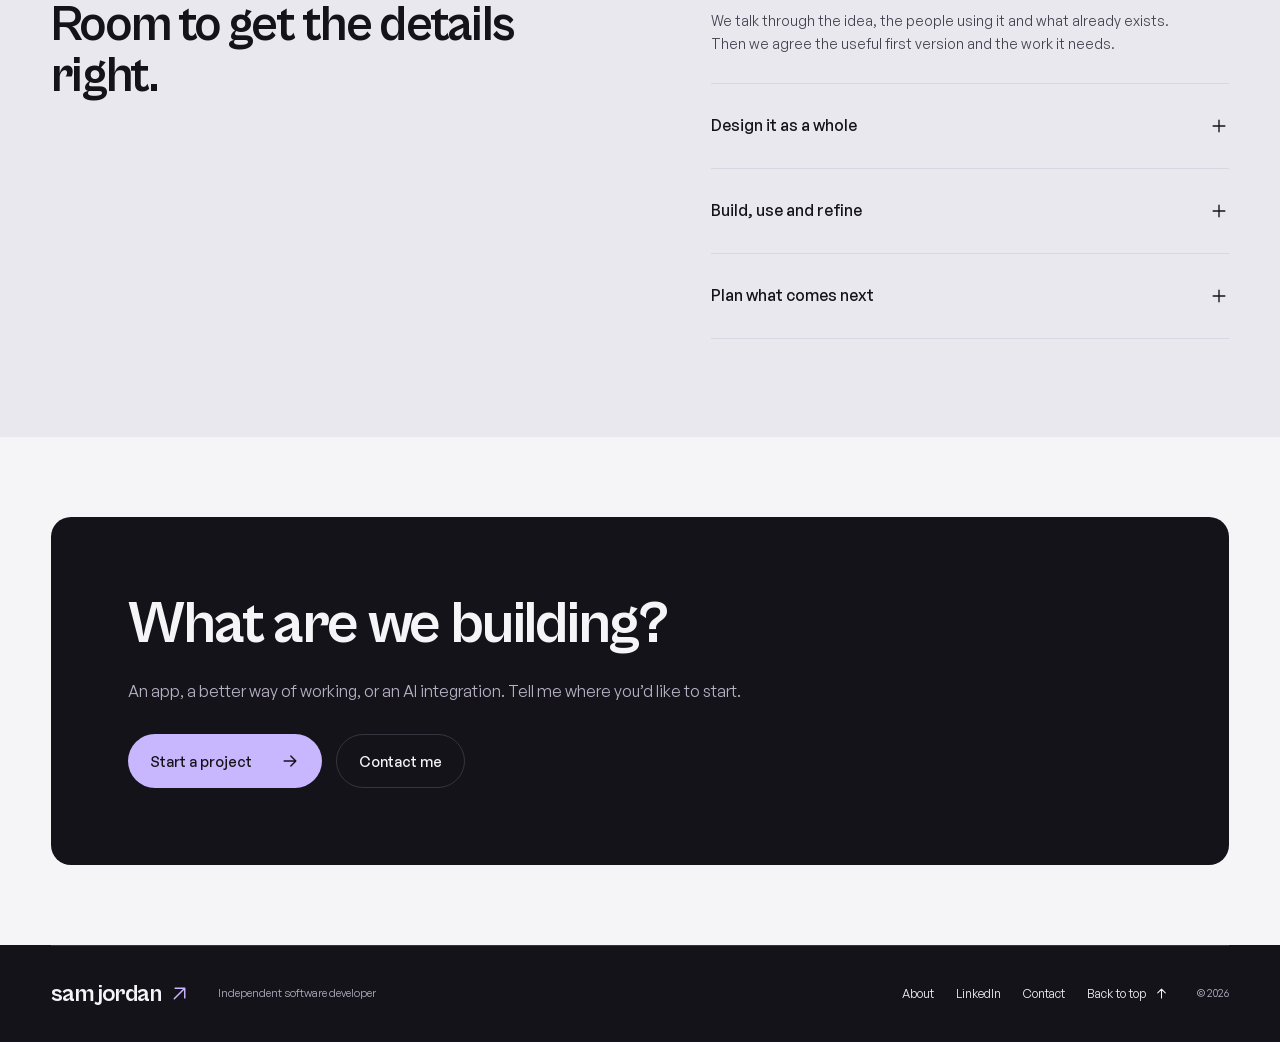
<file: about/index.html>
<!doctype html><html lang="en-GB"><head><meta charset="utf-8"><meta name="viewport" content="width=device-width, initial-scale=1"><title>About Sam Jordan — Independent software developer</title><meta name="description" content="Meet Sam Jordan. Apps, business software and AI integrations, with design and development in one conversation."><link rel="canonical" href="https://samjordanco.com/about/"><meta property="og:type" content="article"><meta property="og:url" content="https://samjordanco.com/about/"><meta property="og:title" content="About Sam Jordan — Independent software developer"><meta property="og:description" content="Meet Sam Jordan. Apps, business software and AI integrations, with design and development in one conversation."><meta property="og:image" content="https://samjordanco.com/og/home.png"><meta name="twitter:card" content="summary_large_image"><link rel="icon" href="/favicon.svg"><link rel="preload" href="/fonts/cabinet-grotesk-700.woff2" as="font" type="font/woff2" crossorigin><link rel="preload" href="/fonts/general-sans-400.woff2" as="font" type="font/woff2" crossorigin>  <script type="module" crossorigin src="/assets/main-D6o_DYf5.js"></script>
  <link rel="stylesheet" crossorigin href="/assets/main-Ba3mKNHi.css">
</head><body><a class="skip-link" href="#main">Skip to content</a><header class="site-header"><nav class="nav container" aria-label="Main">
<a class="brand" href="/" aria-label="Sam Jordan, home">sam jordan<svg class="brand-arrow" viewBox="0 0 24 24" aria-hidden="true"><path d="M6 18 18 6H7m11 0v11"/></svg></a>
<span class="nav-role">Independent software developer</span>
<button class="motion-toggle" type="button" data-motion-toggle aria-pressed="true" aria-label="Pause animated background and scroll effects"><svg viewBox="0 0 24 24" aria-hidden="true"><path class="motion-pause" d="M9 5v14M15 5v14"/><path class="motion-play" d="m8 5 11 7-11 7Z"/></svg><span>Motion on</span></button><div class="nav-links"><a href="/work/">Work</a><a href="/about/">About</a><button type="button" class="nav-contact" data-contact-trigger popovertarget="contact-popover">Contact</button></div>
<a class="button button--small button--lime" href="/start-project/">Start a project <svg viewBox="0 0 24 24" aria-hidden="true"><path d="M5 12h14m-6-6 6 6-6 6"/></svg></a>
</nav></header><main id="main"><section class="profile-hero"><div class="container profile-layout">
  <div><h1>Design and development.<br>One conversation.</h1>
    <p>I’m Sam Jordan, an independent software developer. I design and build apps, business software and AI integrations.</p>
    <p>You work directly with me, from the first useful question to the details that make the software feel right.</p>
    <p><a class="text-link" href="/work/">Explore the work <svg viewBox="0 0 24 24" aria-hidden="true"><path d="M5 12h14m-6-6 6 6-6 6"/></svg></a></p>
  </div>
  <figure class="portrait"><img src="/studio-media/sam-jordan-v2.webp" width="900" height="900" alt="Sam Jordan, independent software developer"><figcaption>Sam Jordan · Design, development and the details between.</figcaption></figure>
</div></section>
<section class="section"><div class="container process-layout">
  <h2>The product.<br>The whole picture.</h2>
  <div class="about-copy"><p class="large-copy">A useful idea deserves a considered product.</p>
    <p>For a founder, that might mean turning a promising prototype into an app. For a business, it might be bringing a scattered process into one clear tool. When AI can do a useful job inside that product, I can build it in.</p>
    <p>My work on <a class="text-link" href="/work/money-from-the-inside-out/">Money From the Inside Out</a> brought together the React Native front end, interactions, games, integrations and a complete visual identity. The front-end work is complete; the backend is a planned next phase.</p>
    <p>I keep those distinctions clear. You should know what has been built, what you’re looking at and what still needs to happen.</p>
    <a class="text-link" href="https://www.linkedin.com/in/samjordanai/" target="_blank" rel="noopener noreferrer">Find me on LinkedIn <svg viewBox="0 0 24 24" aria-hidden="true"><path d="M5 12h14m-6-6 6 6-6 6"/></svg></a>
  </div>
</div></section>
<section class="profile-method" aria-labelledby="method-title"><div class="container process-layout">
  <h2 id="method-title">A clear process.<br>Room to get the details right.</h2>
  <div class="process-list">
    <details open><summary>Find the right starting point <svg viewBox="0 0 24 24" aria-hidden="true"><path d="M5 12h14M12 5v14"/></svg></summary><p>We talk through the idea, the people using it and what already exists. Then we agree the useful first version and the work it needs.</p></details>
    <details><summary>Design it as a whole <svg viewBox="0 0 24 24" aria-hidden="true"><path d="M5 12h14M12 5v14"/></svg></summary><p>Structure, screens, brand and interaction belong together. You see the direction in working form, so we can make decisions by using it.</p></details>
    <details><summary>Build, use and refine <svg viewBox="0 0 24 24" aria-hidden="true"><path d="M5 12h14M12 5v14"/></svg></summary><p>Working software makes the next decision clearer. We develop the functionality, connect the necessary services and test the real journeys, including the less obvious edge cases.</p></details>
    <details><summary>Plan what comes next <svg viewBox="0 0 24 24" aria-hidden="true"><path d="M5 12h14M12 5v14"/></svg></summary><p>Release requirements, backend work and future improvements are explicit parts of the plan. You know what is complete and what the next phase involves.</p></details>
  </div>
</div></section>
<section class="chapter"><div class="container"><div class="contact-card"><h2>What are we building?</h2><p class="lede">An app, a better way of working, or an AI integration. Tell me where you’d like to start.</p><div class="contact-actions"><a class="button button--lime" href="/start-project/">Start a project <svg viewBox="0 0 24 24" aria-hidden="true"><path d="M5 12h14m-6-6 6 6-6 6"/></svg></a><button type="button" class="button button--ghost" data-contact-trigger popovertarget="contact-popover">Contact me</button></div></div></div></section></main><footer class="footer"><div class="container footer-inner"><a class="brand" href="/">sam jordan<svg class="brand-arrow" viewBox="0 0 24 24" aria-hidden="true"><path d="M6 18 18 6H7m11 0v11"/></svg></a><span>Independent software developer</span><div><a href="/about/">About</a><a href="https://www.linkedin.com/in/samjordanai/" target="_blank" rel="noopener noreferrer">LinkedIn</a><button type="button" data-contact-trigger popovertarget="contact-popover">Contact</button><a href="/#main">Back to top <svg viewBox="0 0 24 24" aria-hidden="true"><path d="M12 19V5m-6 6 6-6 6 6"/></svg></a></div><span>© 2026</span></div></footer><aside id="contact-popover" class="contact-popover" popover="auto" aria-label="Contact Sam">
  <div class="contact-popover-heading"><span>A direct line to Sam.</span><button type="button" popovertarget="contact-popover" popovertargetaction="hide" aria-label="Close contact options"><svg viewBox="0 0 24 24" aria-hidden="true"><path d="m6 6 12 12M6 18 18 6"/></svg></button></div>
  <a href="mailto:contact@samjordanco.com"><svg viewBox="0 0 24 24" aria-hidden="true"><rect x="3" y="5" width="18" height="14" rx="3"/><path d="m4 7 8 6 8-6"/></svg><span><strong>Email</strong><small>Open your email app</small></span><svg class="contact-action-arrow" viewBox="0 0 24 24" aria-hidden="true"><path d="M6 18 18 6H7m11 0v11"/></svg></a>
  <a href="tel:+447376226452"><svg viewBox="0 0 24 24" aria-hidden="true"><path d="M7 3H4a1 1 0 0 0-1 1c0 9.4 7.6 17 17 17a1 1 0 0 0 1-1v-3l-5-2-2 2a15 15 0 0 1-7-7l2-2-2-5Z"/></svg><span><strong>Call</strong><small>Start a conversation</small></span><svg class="contact-action-arrow" viewBox="0 0 24 24" aria-hidden="true"><path d="M6 18 18 6H7m11 0v11"/></svg></a>
  </aside></body></html>
</file>
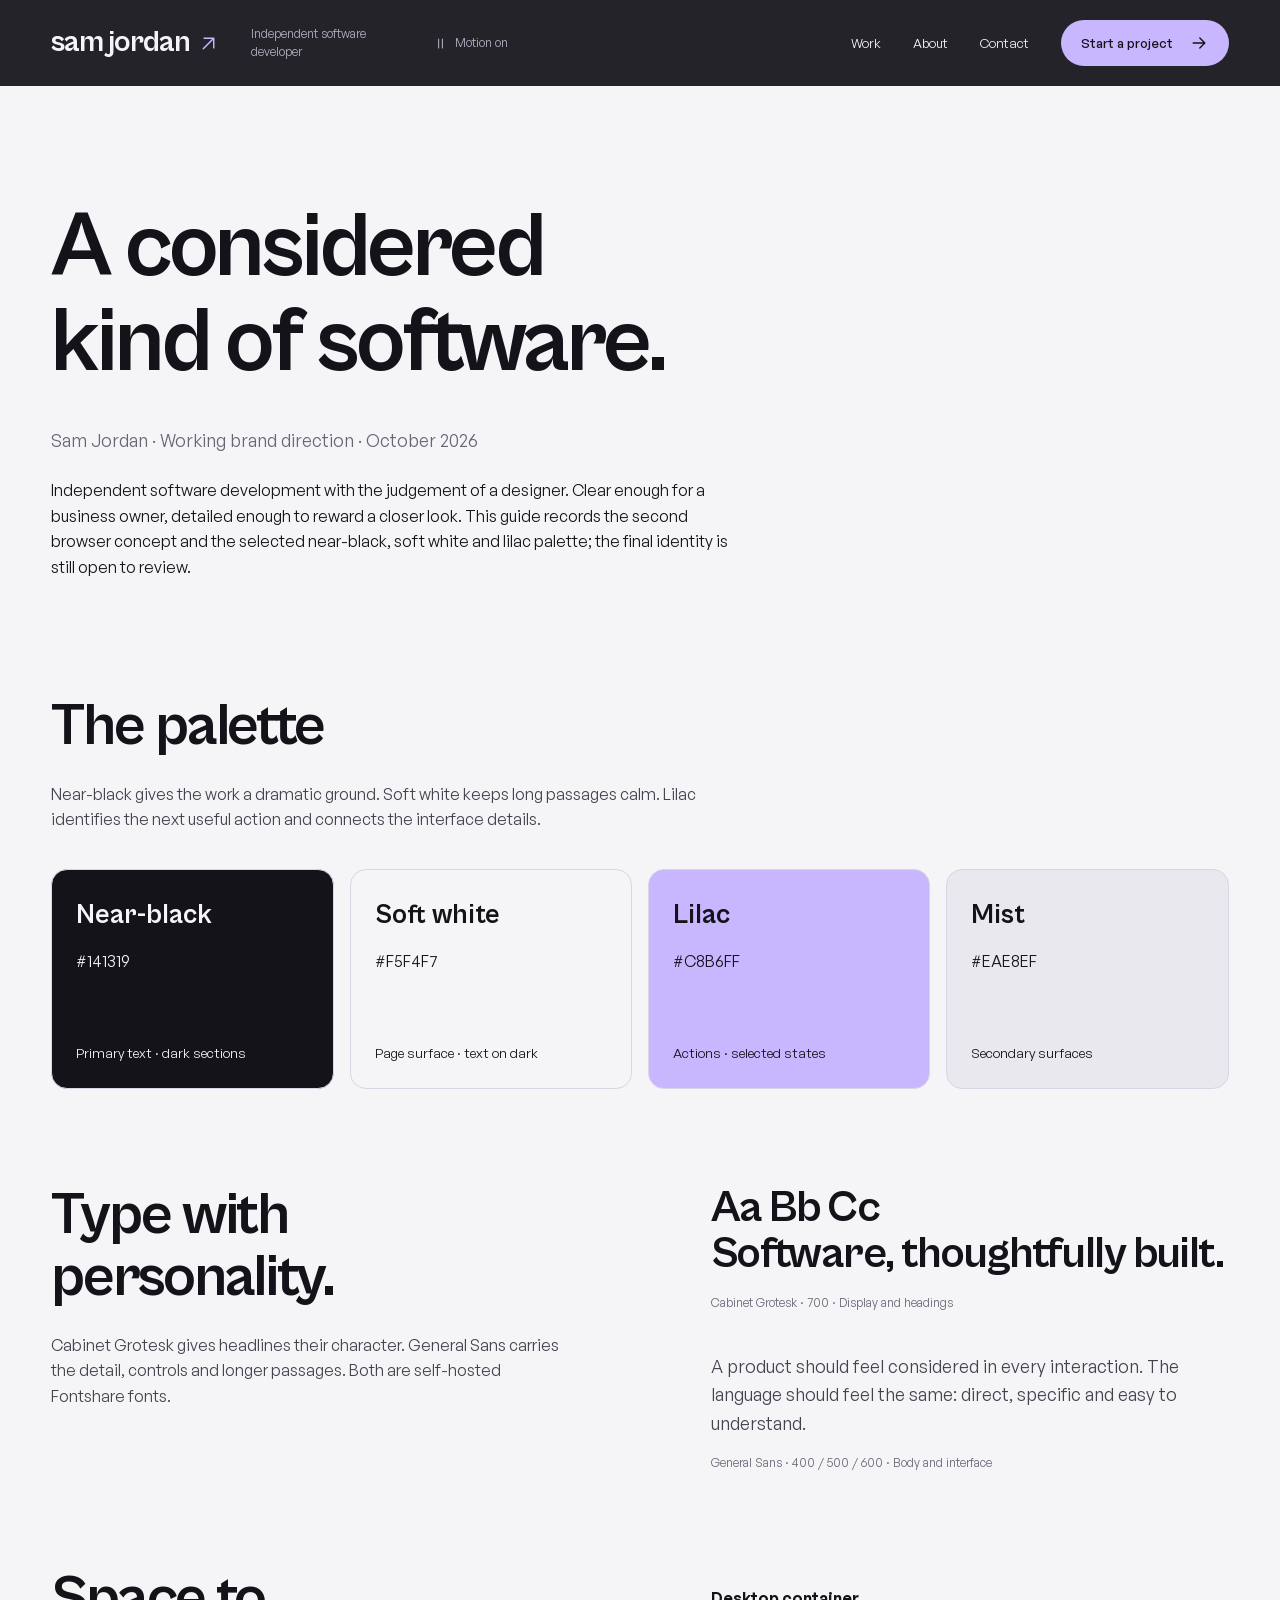
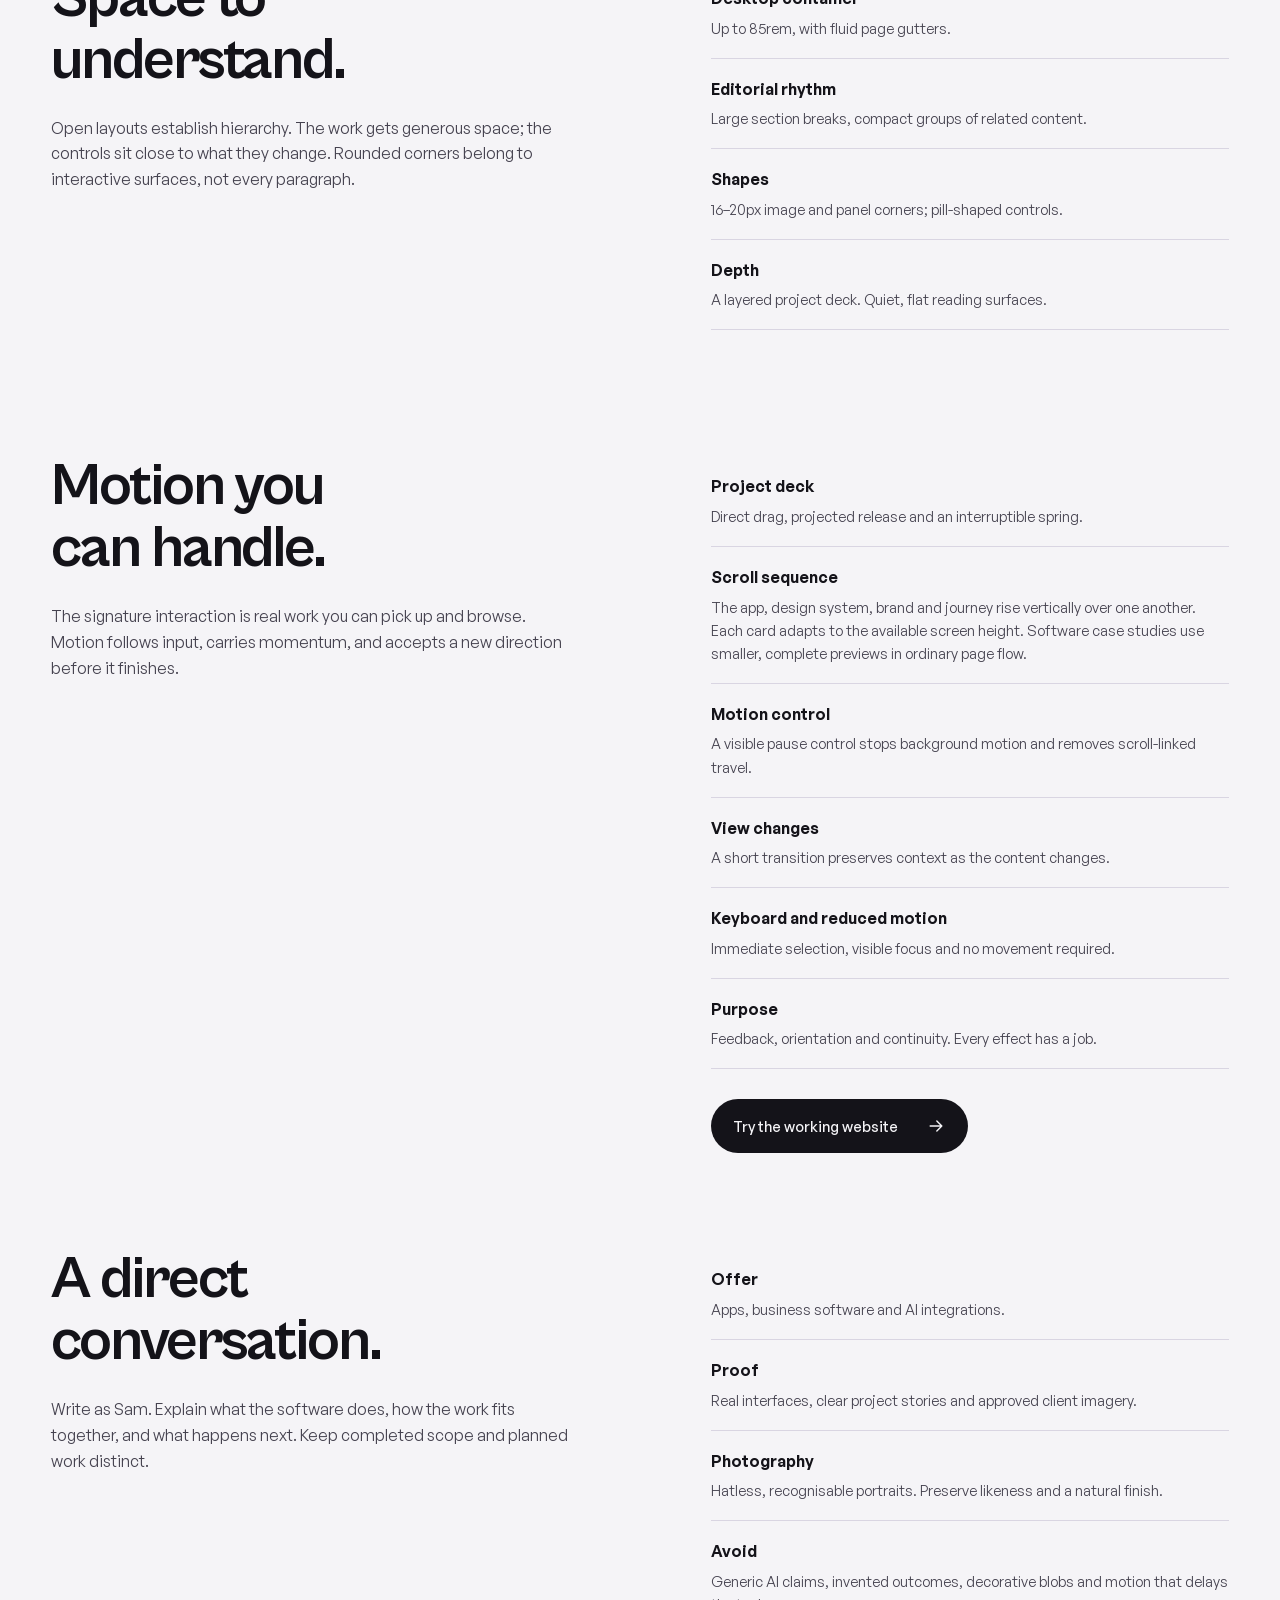
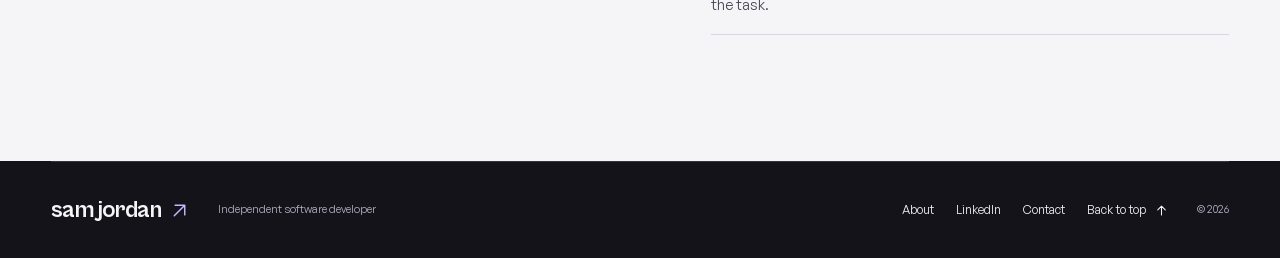
<file: brand/index.html>
<!doctype html><html lang="en-GB"><head><meta charset="utf-8"><meta name="viewport" content="width=device-width, initial-scale=1"><title>Brand guide — Sam Jordan</title><meta name="description" content="The working visual identity for Sam Jordan: colour, typography, layout, motion and voice."><link rel="canonical" href="https://samjordanco.com/brand/"><meta property="og:type" content="article"><meta property="og:url" content="https://samjordanco.com/brand/"><meta property="og:title" content="Brand guide — Sam Jordan"><meta property="og:description" content="The working visual identity for Sam Jordan: colour, typography, layout, motion and voice."><meta property="og:image" content="https://samjordanco.com/og/home.png"><meta name="twitter:card" content="summary_large_image"><link rel="icon" href="/favicon.svg"><link rel="preload" href="/fonts/cabinet-grotesk-700.woff2" as="font" type="font/woff2" crossorigin><link rel="preload" href="/fonts/general-sans-400.woff2" as="font" type="font/woff2" crossorigin><meta name="robots" content="noindex">  <script type="module" crossorigin src="/assets/main-D6o_DYf5.js"></script>
  <link rel="stylesheet" crossorigin href="/assets/main-Ba3mKNHi.css">
</head><body><a class="skip-link" href="#main">Skip to content</a><header class="site-header"><nav class="nav container" aria-label="Main">
<a class="brand" href="/" aria-label="Sam Jordan, home">sam jordan<svg class="brand-arrow" viewBox="0 0 24 24" aria-hidden="true"><path d="M6 18 18 6H7m11 0v11"/></svg></a>
<span class="nav-role">Independent software developer</span>
<button class="motion-toggle" type="button" data-motion-toggle aria-pressed="true" aria-label="Pause animated background and scroll effects"><svg viewBox="0 0 24 24" aria-hidden="true"><path class="motion-pause" d="M9 5v14M15 5v14"/><path class="motion-play" d="m8 5 11 7-11 7Z"/></svg><span>Motion on</span></button><div class="nav-links"><a href="/work/">Work</a><a href="/about/">About</a><button type="button" class="nav-contact" data-contact-trigger popovertarget="contact-popover">Contact</button></div>
<a class="button button--small button--lime" href="/start-project/">Start a project <svg viewBox="0 0 24 24" aria-hidden="true"><path d="M5 12h14m-6-6 6 6-6 6"/></svg></a>
</nav></header><main id="main"><section class="section"><div class="container"><h1>A considered<br>kind of software.</h1><p class="brand-guide-lede">Sam Jordan · Working brand direction · October 2026</p><p class="brand-guide-copy">Independent software development with the judgement of a designer. Clear enough for a business owner, detailed enough to reward a closer look. This guide records the second browser concept and the selected near-black, soft white and lilac palette; the final identity is still open to review.</p></div></section>
<section class="brand-guide-section"><div class="container"><h2>The palette</h2><p>Near-black gives the work a dramatic ground. Soft white keeps long passages calm. Lilac identifies the next useful action and connects the interface details.</p><div class="brand-swatches"><div style="background:#141319;color:#f5f4f7"><strong>Near-black</strong><span>#141319</span><small>Primary text · dark sections</small></div><div style="background:#f5f4f7;color:#141319"><strong>Soft white</strong><span>#F5F4F7</span><small>Page surface · text on dark</small></div><div style="background:#c8b6ff;color:#141319"><strong>Lilac</strong><span>#C8B6FF</span><small>Actions · selected states</small></div><div style="background:#eae8ef;color:#141319"><strong>Mist</strong><span>#EAE8EF</span><small>Secondary surfaces</small></div></div></div></section>
<section class="brand-guide-section"><div class="container brand-guide-grid"><div><h2>Type with<br>personality.</h2><p>Cabinet Grotesk gives headlines their character. General Sans carries the detail, controls and longer passages. Both are self-hosted Fontshare fonts.</p></div><div class="type-specimen"><h3>Aa Bb Cc<br>Software, thoughtfully built.</h3><span>Cabinet Grotesk · 700 · Display and headings</span><p>A product should feel considered in every interaction. The language should feel the same: direct, specific and easy to understand.</p><span>General Sans · 400 / 500 / 600 · Body and interface</span></div></div></section>
<section class="brand-guide-section"><div class="container brand-guide-grid"><div><h2>Space to<br>understand.</h2><p>Open layouts establish hierarchy. The work gets generous space; the controls sit close to what they change. Rounded corners belong to interactive surfaces, not every paragraph.</p></div><div><ul class="brand-rules"><li><strong>Desktop container</strong><span>Up to 85rem, with fluid page gutters.</span></li><li><strong>Editorial rhythm</strong><span>Large section breaks, compact groups of related content.</span></li><li><strong>Shapes</strong><span>16–20px image and panel corners; pill-shaped controls.</span></li><li><strong>Depth</strong><span>A layered project deck. Quiet, flat reading surfaces.</span></li></ul></div></div></section>
<section class="brand-guide-section"><div class="container brand-guide-grid"><div><h2>Motion you<br>can handle.</h2><p>The signature interaction is real work you can pick up and browse. Motion follows input, carries momentum, and accepts a new direction before it finishes.</p></div><div><ul class="brand-rules"><li><strong>Project deck</strong><span>Direct drag, projected release and an interruptible spring.</span></li><li><strong>Scroll sequence</strong><span>The app, design system, brand and journey rise vertically over one another. Each card adapts to the available screen height. Software case studies use smaller, complete previews in ordinary page flow.</span></li><li><strong>Motion control</strong><span>A visible pause control stops background motion and removes scroll-linked travel.</span></li><li><strong>View changes</strong><span>A short transition preserves context as the content changes.</span></li><li><strong>Keyboard and reduced motion</strong><span>Immediate selection, visible focus and no movement required.</span></li><li><strong>Purpose</strong><span>Feedback, orientation and continuity. Every effect has a job.</span></li></ul><a class="button button--dark" href="/">Try the working website <svg viewBox="0 0 24 24" aria-hidden="true"><path d="M5 12h14m-6-6 6 6-6 6"/></svg></a></div></div></section>
<section class="brand-guide-section"><div class="container brand-guide-grid"><div><h2>A direct<br>conversation.</h2><p>Write as Sam. Explain what the software does, how the work fits together, and what happens next. Keep completed scope and planned work distinct.</p></div><div><ul class="brand-rules"><li><strong>Offer</strong><span>Apps, business software and AI integrations.</span></li><li><strong>Proof</strong><span>Real interfaces, clear project stories and approved client imagery.</span></li><li><strong>Photography</strong><span>Hatless, recognisable portraits. Preserve likeness and a natural finish.</span></li><li><strong>Avoid</strong><span>Generic AI claims, invented outcomes, decorative blobs and motion that delays the task.</span></li></ul></div></div></section></main><footer class="footer"><div class="container footer-inner"><a class="brand" href="/">sam jordan<svg class="brand-arrow" viewBox="0 0 24 24" aria-hidden="true"><path d="M6 18 18 6H7m11 0v11"/></svg></a><span>Independent software developer</span><div><a href="/about/">About</a><a href="https://www.linkedin.com/in/samjordanai/" target="_blank" rel="noopener noreferrer">LinkedIn</a><button type="button" data-contact-trigger popovertarget="contact-popover">Contact</button><a href="/#main">Back to top <svg viewBox="0 0 24 24" aria-hidden="true"><path d="M12 19V5m-6 6 6-6 6 6"/></svg></a></div><span>© 2026</span></div></footer><aside id="contact-popover" class="contact-popover" popover="auto" aria-label="Contact Sam">
  <div class="contact-popover-heading"><span>A direct line to Sam.</span><button type="button" popovertarget="contact-popover" popovertargetaction="hide" aria-label="Close contact options"><svg viewBox="0 0 24 24" aria-hidden="true"><path d="m6 6 12 12M6 18 18 6"/></svg></button></div>
  <a href="mailto:contact@samjordanco.com"><svg viewBox="0 0 24 24" aria-hidden="true"><rect x="3" y="5" width="18" height="14" rx="3"/><path d="m4 7 8 6 8-6"/></svg><span><strong>Email</strong><small>Open your email app</small></span><svg class="contact-action-arrow" viewBox="0 0 24 24" aria-hidden="true"><path d="M6 18 18 6H7m11 0v11"/></svg></a>
  <a href="tel:+447376226452"><svg viewBox="0 0 24 24" aria-hidden="true"><path d="M7 3H4a1 1 0 0 0-1 1c0 9.4 7.6 17 17 17a1 1 0 0 0 1-1v-3l-5-2-2 2a15 15 0 0 1-7-7l2-2-2-5Z"/></svg><span><strong>Call</strong><small>Start a conversation</small></span><svg class="contact-action-arrow" viewBox="0 0 24 24" aria-hidden="true"><path d="M6 18 18 6H7m11 0v11"/></svg></a>
  </aside></body></html>
</file>
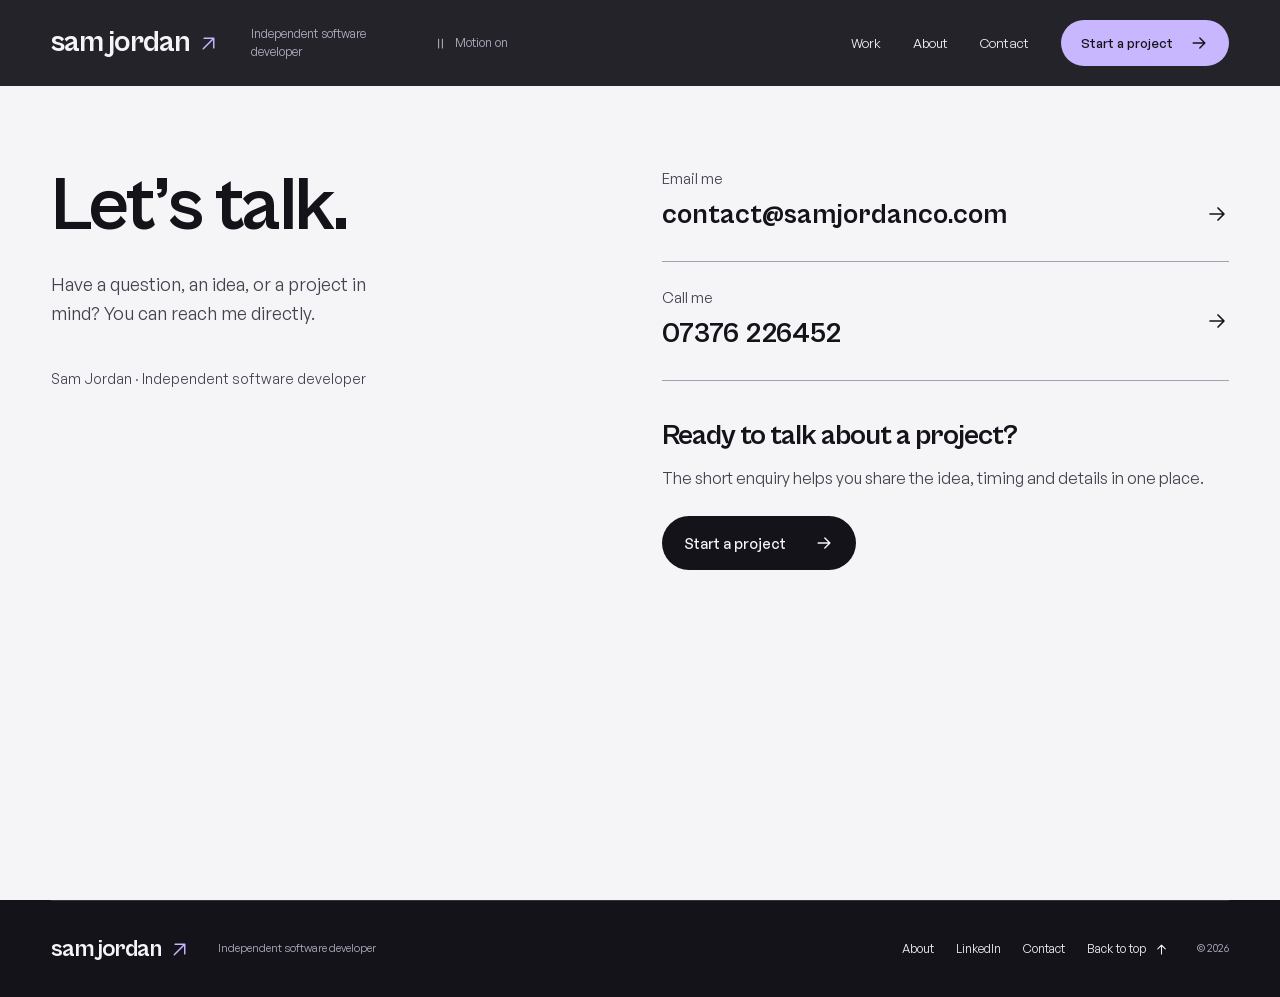
<file: contact/index.html>
<!doctype html><html lang="en-GB"><head><meta charset="utf-8"><meta name="viewport" content="width=device-width, initial-scale=1"><title>Contact Sam Jordan</title><meta name="description" content="Email contact@samjordanco.com or call 07376 226452 to talk to Sam Jordan about your project."><link rel="canonical" href="https://samjordanco.com/contact/"><meta property="og:type" content="article"><meta property="og:url" content="https://samjordanco.com/contact/"><meta property="og:title" content="Contact Sam Jordan"><meta property="og:description" content="Email contact@samjordanco.com or call 07376 226452 to talk to Sam Jordan about your project."><meta property="og:image" content="https://samjordanco.com/og/home.png"><meta name="twitter:card" content="summary_large_image"><link rel="icon" href="/favicon.svg"><link rel="preload" href="/fonts/cabinet-grotesk-700.woff2" as="font" type="font/woff2" crossorigin><link rel="preload" href="/fonts/general-sans-400.woff2" as="font" type="font/woff2" crossorigin>  <script type="module" crossorigin src="/assets/main-D6o_DYf5.js"></script>
  <link rel="stylesheet" crossorigin href="/assets/main-Ba3mKNHi.css">
</head><body><a class="skip-link" href="#main">Skip to content</a><header class="site-header"><nav class="nav container" aria-label="Main">
<a class="brand" href="/" aria-label="Sam Jordan, home">sam jordan<svg class="brand-arrow" viewBox="0 0 24 24" aria-hidden="true"><path d="M6 18 18 6H7m11 0v11"/></svg></a>
<span class="nav-role">Independent software developer</span>
<button class="motion-toggle" type="button" data-motion-toggle aria-pressed="true" aria-label="Pause animated background and scroll effects"><svg viewBox="0 0 24 24" aria-hidden="true"><path class="motion-pause" d="M9 5v14M15 5v14"/><path class="motion-play" d="m8 5 11 7-11 7Z"/></svg><span>Motion on</span></button><div class="nav-links"><a href="/work/">Work</a><a href="/about/">About</a><button type="button" class="nav-contact" data-contact-trigger popovertarget="contact-popover">Contact</button></div>
<a class="button button--small button--lime" href="/start-project/">Start a project <svg viewBox="0 0 24 24" aria-hidden="true"><path d="M5 12h14m-6-6 6 6-6 6"/></svg></a>
</nav></header><main id="main"><section class="direct-contact"><div class="container direct-contact-grid"><div><h1>Let’s talk.</h1><p>Have a question, an idea, or a project in mind? You can reach me directly.</p><p class="direct-contact-signoff">Sam Jordan · Independent software developer</p></div><div class="contact-methods"><a href="mailto:contact@samjordanco.com"><span>Email me</span><strong>contact@samjordanco.com</strong><svg viewBox="0 0 24 24" aria-hidden="true"><path d="M5 12h14m-6-6 6 6-6 6"/></svg></a><a href="tel:+447376226452"><span>Call me</span><strong>07376 226452</strong><svg viewBox="0 0 24 24" aria-hidden="true"><path d="M5 12h14m-6-6 6 6-6 6"/></svg></a><div class="contact-project"><h2>Ready to talk about a project?</h2><p>The short enquiry helps you share the idea, timing and details in one place.</p><a class="button button--dark" href="/start-project/">Start a project <svg viewBox="0 0 24 24" aria-hidden="true"><path d="M5 12h14m-6-6 6 6-6 6"/></svg></a></div></div></div></section></main><footer class="footer"><div class="container footer-inner"><a class="brand" href="/">sam jordan<svg class="brand-arrow" viewBox="0 0 24 24" aria-hidden="true"><path d="M6 18 18 6H7m11 0v11"/></svg></a><span>Independent software developer</span><div><a href="/about/">About</a><a href="https://www.linkedin.com/in/samjordanai/" target="_blank" rel="noopener noreferrer">LinkedIn</a><button type="button" data-contact-trigger popovertarget="contact-popover">Contact</button><a href="/#main">Back to top <svg viewBox="0 0 24 24" aria-hidden="true"><path d="M12 19V5m-6 6 6-6 6 6"/></svg></a></div><span>© 2026</span></div></footer><aside id="contact-popover" class="contact-popover" popover="auto" aria-label="Contact Sam">
  <div class="contact-popover-heading"><span>A direct line to Sam.</span><button type="button" popovertarget="contact-popover" popovertargetaction="hide" aria-label="Close contact options"><svg viewBox="0 0 24 24" aria-hidden="true"><path d="m6 6 12 12M6 18 18 6"/></svg></button></div>
  <a href="mailto:contact@samjordanco.com"><svg viewBox="0 0 24 24" aria-hidden="true"><rect x="3" y="5" width="18" height="14" rx="3"/><path d="m4 7 8 6 8-6"/></svg><span><strong>Email</strong><small>Open your email app</small></span><svg class="contact-action-arrow" viewBox="0 0 24 24" aria-hidden="true"><path d="M6 18 18 6H7m11 0v11"/></svg></a>
  <a href="tel:+447376226452"><svg viewBox="0 0 24 24" aria-hidden="true"><path d="M7 3H4a1 1 0 0 0-1 1c0 9.4 7.6 17 17 17a1 1 0 0 0 1-1v-3l-5-2-2 2a15 15 0 0 1-7-7l2-2-2-5Z"/></svg><span><strong>Call</strong><small>Start a conversation</small></span><svg class="contact-action-arrow" viewBox="0 0 24 24" aria-hidden="true"><path d="M6 18 18 6H7m11 0v11"/></svg></a>
  </aside></body></html>
</file>
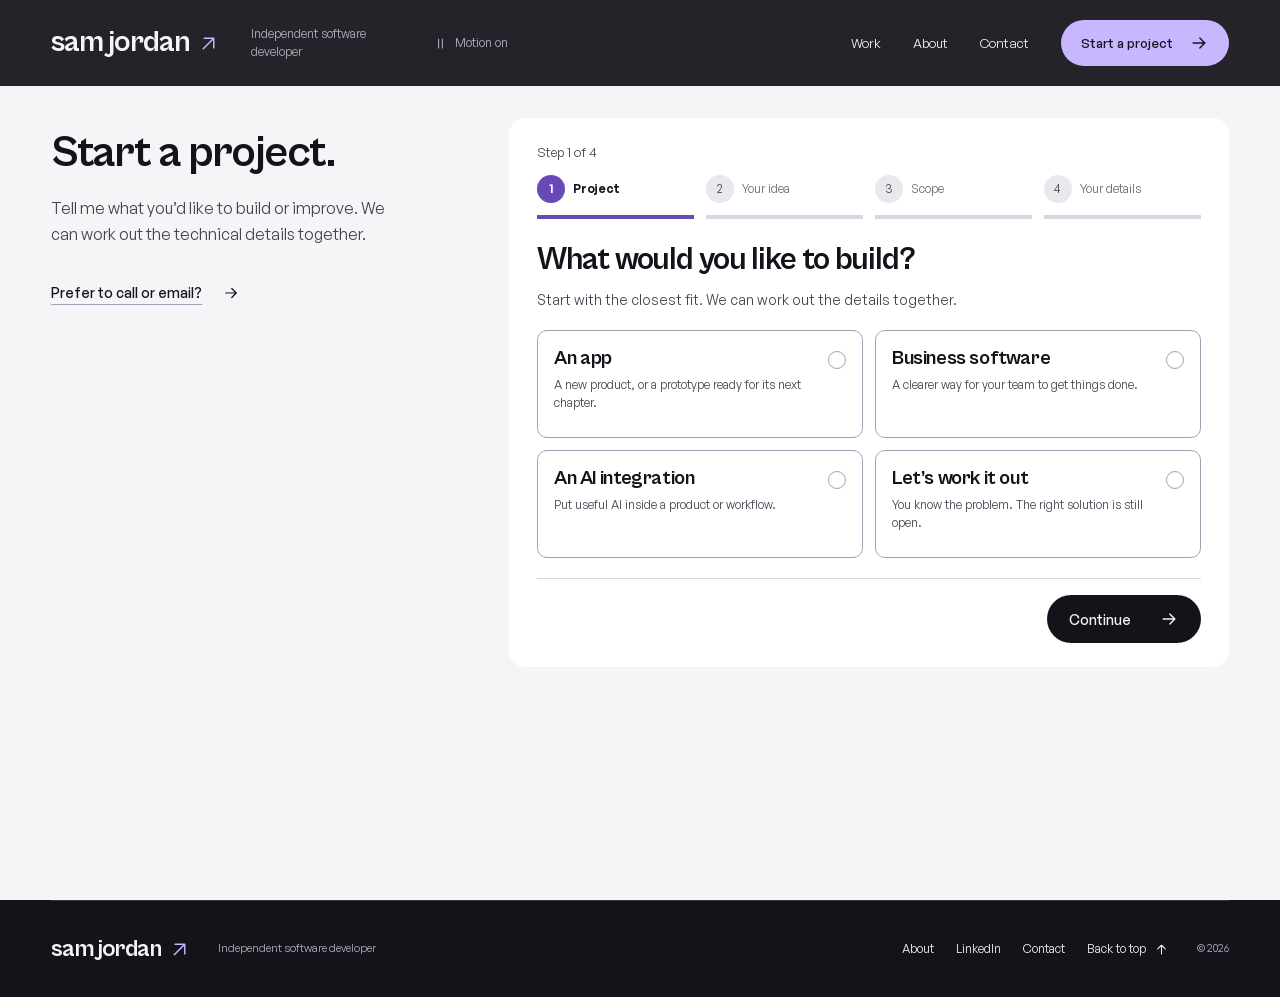
<file: start-project/index.html>
<!doctype html><html lang="en-GB"><head><meta charset="utf-8"><meta name="viewport" content="width=device-width, initial-scale=1"><title>Start a project — Sam Jordan</title><meta name="description" content="Tell Sam Jordan about an app, business software or AI integration. A short project enquiry you can review before sending."><link rel="canonical" href="https://samjordanco.com/start-project/"><meta property="og:type" content="article"><meta property="og:url" content="https://samjordanco.com/start-project/"><meta property="og:title" content="Start a project — Sam Jordan"><meta property="og:description" content="Tell Sam Jordan about an app, business software or AI integration. A short project enquiry you can review before sending."><meta property="og:image" content="https://samjordanco.com/og/home.png"><meta name="twitter:card" content="summary_large_image"><link rel="icon" href="/favicon.svg"><link rel="preload" href="/fonts/cabinet-grotesk-700.woff2" as="font" type="font/woff2" crossorigin><link rel="preload" href="/fonts/general-sans-400.woff2" as="font" type="font/woff2" crossorigin>  <script type="module" crossorigin src="/assets/main-D6o_DYf5.js"></script>
  <link rel="stylesheet" crossorigin href="/assets/main-Ba3mKNHi.css">
</head><body><a class="skip-link" href="#main">Skip to content</a><header class="site-header"><nav class="nav container" aria-label="Main">
<a class="brand" href="/" aria-label="Sam Jordan, home">sam jordan<svg class="brand-arrow" viewBox="0 0 24 24" aria-hidden="true"><path d="M6 18 18 6H7m11 0v11"/></svg></a>
<span class="nav-role">Independent software developer</span>
<button class="motion-toggle" type="button" data-motion-toggle aria-pressed="true" aria-label="Pause animated background and scroll effects"><svg viewBox="0 0 24 24" aria-hidden="true"><path class="motion-pause" d="M9 5v14M15 5v14"/><path class="motion-play" d="m8 5 11 7-11 7Z"/></svg><span>Motion on</span></button><div class="nav-links"><a href="/work/">Work</a><a href="/about/">About</a><button type="button" class="nav-contact" data-contact-trigger popovertarget="contact-popover">Contact</button></div>
<a class="button button--small button--lime" href="/start-project/">Start a project <svg viewBox="0 0 24 24" aria-hidden="true"><path d="M5 12h14m-6-6 6 6-6 6"/></svg></a>
</nav></header><main id="main"><section class="contact-page project-page"><div class="container contact-page-grid">
  <div class="contact-page-intro"><h1>Start a project.</h1><p>Tell me what you’d like to build or improve. We can work out the technical details together.</p><button type="button" class="text-link" data-contact-trigger popovertarget="contact-popover">Prefer to call or email? <svg viewBox="0 0 24 24" aria-hidden="true"><path d="M5 12h14m-6-6 6 6-6 6"/></svg></button></div>
  <div class="enquiry" data-enquiry>
    <div class="enquiry-progress" data-enquiry-progress hidden>
      <p data-enquiry-count aria-live="polite" aria-atomic="true">Step 1 of 4</p>
      <ol aria-label="Enquiry progress">
        <li aria-current="step"><span>1</span>Project</li><li><span>2</span>Your idea</li><li><span>3</span>Scope</li><li><span>4</span>Your details</li>
      </ol>
      <div class="enquiry-progress-track" aria-hidden="true"><span data-enquiry-meter></span></div>
    </div>
    <form class="enquiry-form" data-enquiry-form action="mailto:contact@samjordanco.com" method="post" enctype="text/plain">
      <fieldset data-enquiry-step>
        <legend tabindex="-1" data-enquiry-heading>What would you like to build?</legend>
        <p class="enquiry-intro">Start with the closest fit. We can work out the details together.</p>
        <div class="enquiry-choices">
  <label class="enquiry-choice">
    <input type="radio" name="project" value="app" required aria-describedby="project-error">
    <span><strong>An app</strong><small>A new product, or a prototype ready for its next chapter.</small></span>
    <span class="enquiry-choice-mark" aria-hidden="true"></span>
  </label>
  <label class="enquiry-choice">
    <input type="radio" name="project" value="business" aria-describedby="project-error">
    <span><strong>Business software</strong><small>A clearer way for your team to get things done.</small></span>
    <span class="enquiry-choice-mark" aria-hidden="true"></span>
  </label>
  <label class="enquiry-choice">
    <input type="radio" name="project" value="ai" aria-describedby="project-error">
    <span><strong>An AI integration</strong><small>Put useful AI inside a product or workflow.</small></span>
    <span class="enquiry-choice-mark" aria-hidden="true"></span>
  </label>
  <label class="enquiry-choice">
    <input type="radio" name="project" value="unsure" aria-describedby="project-error">
    <span><strong>Let’s work it out</strong><small>You know the problem. The right solution is still open.</small></span>
    <span class="enquiry-choice-mark" aria-hidden="true"></span>
  </label></div>
        <p class="enquiry-error" id="project-error" data-enquiry-error role="alert"></p>
      </fieldset>
      <fieldset data-enquiry-step>
        <legend tabindex="-1" data-enquiry-heading>Where are you starting from?</legend>
        <p class="enquiry-intro">A rough idea is enough. Tell me who it’s for and what needs to work better.</p>
        <label class="enquiry-field" for="enquiry-start">Your starting point
          <select id="enquiry-start" name="starting_point"><option value="An idea">An idea</option><option value="A prototype">A prototype</option><option value="An existing product">An existing product</option><option value="A manual process">A manual process</option><option value="Still exploring">Still exploring</option></select>
        </label>
        <label class="enquiry-field" for="enquiry-description">A little about the project
          <textarea id="enquiry-description" name="description" rows="3" required maxlength="4000" aria-describedby="description-hint starting-error" placeholder="Who will use it? What should it help them do?"></textarea>
        </label>
        <p class="enquiry-hint" id="description-hint">Please leave out passwords and confidential information.</p>
        <p class="enquiry-error" id="starting-error" data-enquiry-error role="alert"></p>
      </fieldset>
      <fieldset data-enquiry-step>
        <legend tabindex="-1" data-enquiry-heading>What should I keep in mind?</legend>
        <p class="enquiry-intro">These are optional. “Not sure yet” is a perfectly good answer.</p>
        <label class="enquiry-field" for="enquiry-outcome">What would a good result look like? <span>Optional</span>
          <textarea id="enquiry-outcome" name="outcome" rows="3" maxlength="1500" placeholder="Launch a first version, save the team time, make an existing tool easier to use…"></textarea>
        </label>
        <div class="enquiry-field-pair">
          <label class="enquiry-field" for="enquiry-timing">Timing <span>Optional</span><input id="enquiry-timing" name="timing" type="text" maxlength="200" placeholder="A target date, or no rush"></label>
          <label class="enquiry-field" for="enquiry-budget">Budget <span>Optional</span><input id="enquiry-budget" name="budget" type="text" maxlength="200" placeholder="A range, or still working it out"></label>
        </div>
        <p class="enquiry-error" data-enquiry-error role="alert"></p>
      </fieldset>
      <fieldset data-enquiry-step>
        <legend tabindex="-1" data-enquiry-heading>Let’s start a conversation.</legend>
        <p class="enquiry-intro">Review your enquiry, then send it from your email app.</p>
        <div class="enquiry-field-pair">
          <label class="enquiry-field" for="enquiry-name">Your name<input id="enquiry-name" name="name" autocomplete="name" required maxlength="150" aria-describedby="contact-error"></label>
          <label class="enquiry-field" for="enquiry-email">Email address<input id="enquiry-email" name="email" type="email" autocomplete="email" required maxlength="254" aria-describedby="contact-error"></label>
        </div>
        <label class="enquiry-field" for="enquiry-company">Company or product <span>Optional</span><input id="enquiry-company" name="company" autocomplete="organization" maxlength="200"></label>
        <details class="enquiry-review" data-enquiry-review hidden><summary>Review your project</summary><dl data-enquiry-summary></dl></details>
        <p class="enquiry-error" id="contact-error" data-enquiry-error role="alert"></p>
      </fieldset>
      <div class="enquiry-actions">
        <button class="enquiry-back" type="button" data-enquiry-back hidden>Back</button>
        <button class="button button--dark enquiry-next" type="button" data-enquiry-next hidden>Continue <svg aria-hidden="true" viewBox="0 0 24 24"><path d="M5 12h14m-6-6 6 6-6 6"/></svg></button>
        <button class="button button--dark enquiry-submit" type="submit" data-enquiry-submit>Open email draft <svg aria-hidden="true" viewBox="0 0 24 24"><path d="M5 12h14m-6-6 6 6-6 6"/></svg></button>
        <button class="enquiry-copy" type="button" data-enquiry-copy hidden>Copy enquiry</button>
      </div>
      <p class="enquiry-status" data-enquiry-status role="status" aria-live="polite"></p>
      <div class="enquiry-copy-fallback" data-enquiry-fallback hidden><label for="enquiry-copy-text">Copy this enquiry into your email app</label><textarea id="enquiry-copy-text" rows="10" readonly></textarea></div>
    </form>
  </div>
</div></section></main><footer class="footer"><div class="container footer-inner"><a class="brand" href="/">sam jordan<svg class="brand-arrow" viewBox="0 0 24 24" aria-hidden="true"><path d="M6 18 18 6H7m11 0v11"/></svg></a><span>Independent software developer</span><div><a href="/about/">About</a><a href="https://www.linkedin.com/in/samjordanai/" target="_blank" rel="noopener noreferrer">LinkedIn</a><button type="button" data-contact-trigger popovertarget="contact-popover">Contact</button><a href="/#main">Back to top <svg viewBox="0 0 24 24" aria-hidden="true"><path d="M12 19V5m-6 6 6-6 6 6"/></svg></a></div><span>© 2026</span></div></footer><aside id="contact-popover" class="contact-popover" popover="auto" aria-label="Contact Sam">
  <div class="contact-popover-heading"><span>A direct line to Sam.</span><button type="button" popovertarget="contact-popover" popovertargetaction="hide" aria-label="Close contact options"><svg viewBox="0 0 24 24" aria-hidden="true"><path d="m6 6 12 12M6 18 18 6"/></svg></button></div>
  <a href="mailto:contact@samjordanco.com"><svg viewBox="0 0 24 24" aria-hidden="true"><rect x="3" y="5" width="18" height="14" rx="3"/><path d="m4 7 8 6 8-6"/></svg><span><strong>Email</strong><small>Open your email app</small></span><svg class="contact-action-arrow" viewBox="0 0 24 24" aria-hidden="true"><path d="M6 18 18 6H7m11 0v11"/></svg></a>
  <a href="tel:+447376226452"><svg viewBox="0 0 24 24" aria-hidden="true"><path d="M7 3H4a1 1 0 0 0-1 1c0 9.4 7.6 17 17 17a1 1 0 0 0 1-1v-3l-5-2-2 2a15 15 0 0 1-7-7l2-2-2-5Z"/></svg><span><strong>Call</strong><small>Start a conversation</small></span><svg class="contact-action-arrow" viewBox="0 0 24 24" aria-hidden="true"><path d="M6 18 18 6H7m11 0v11"/></svg></a>
  </aside></body></html>
</file>
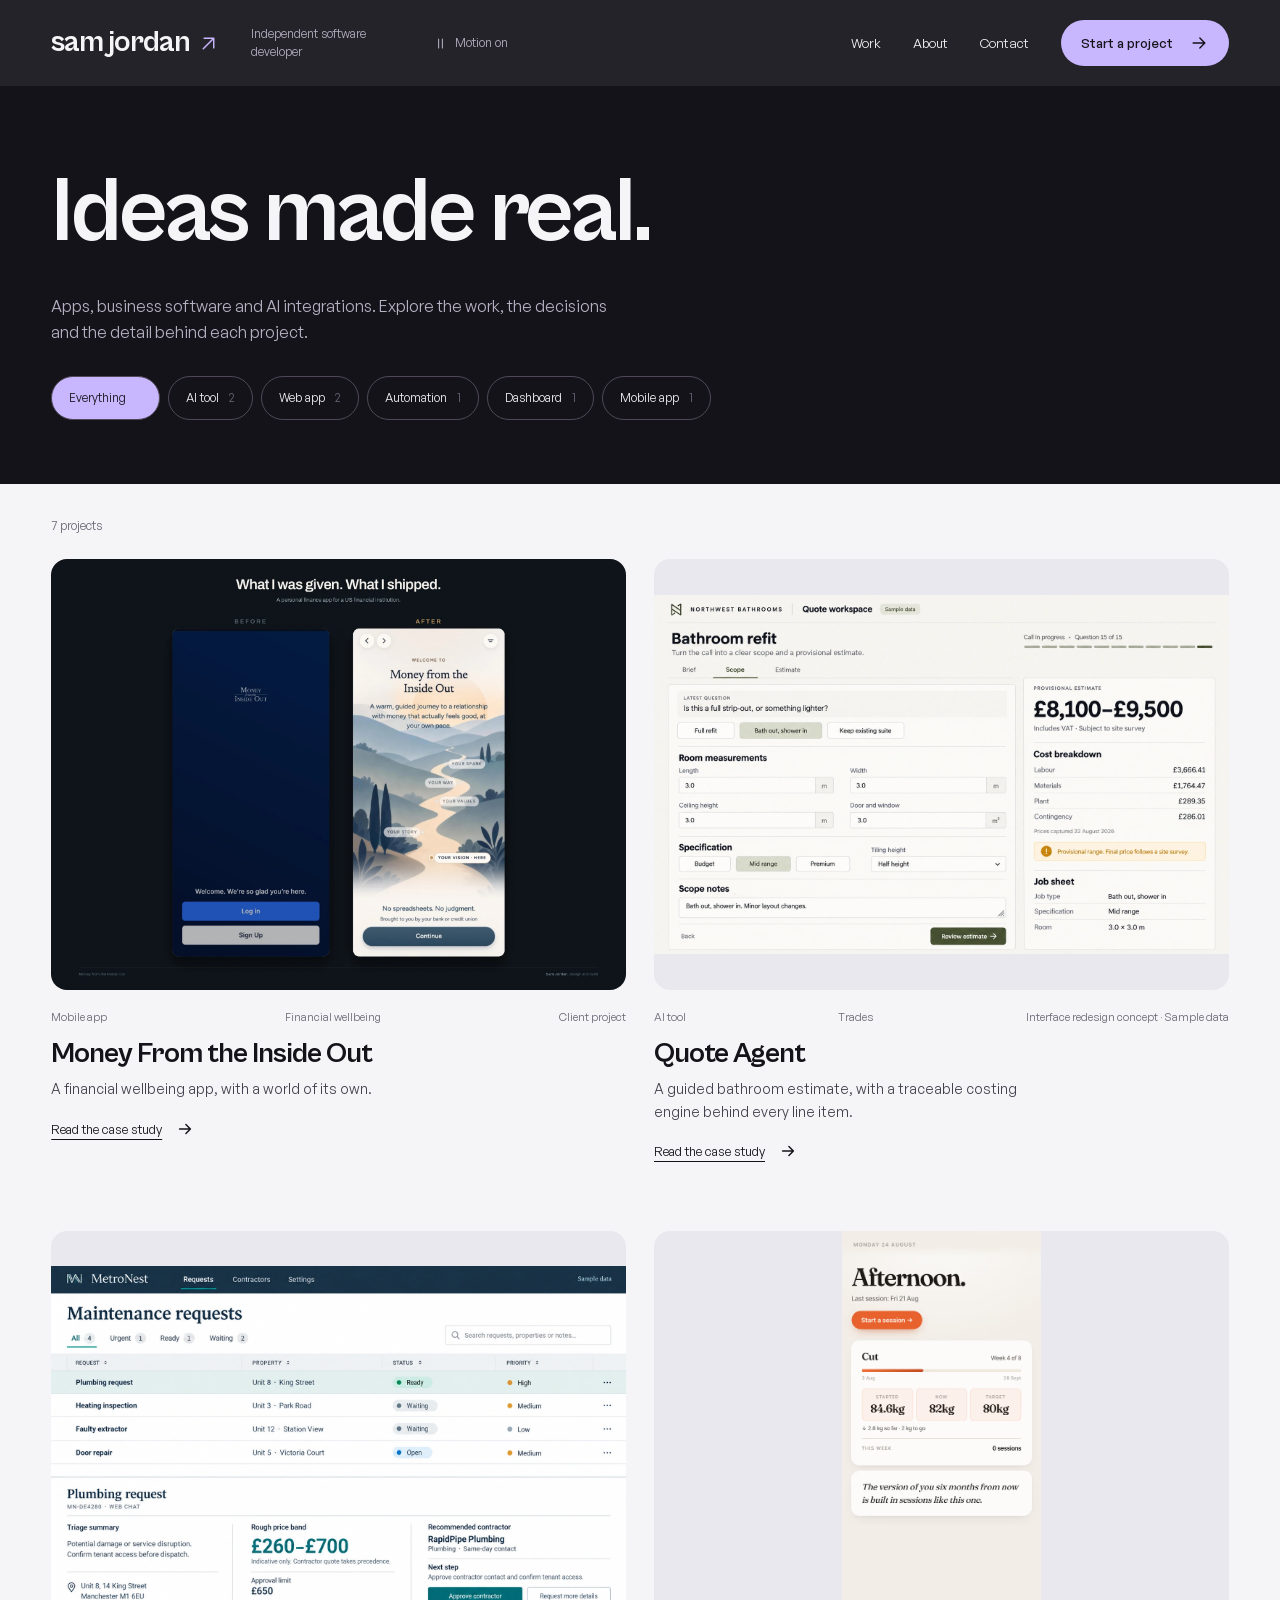
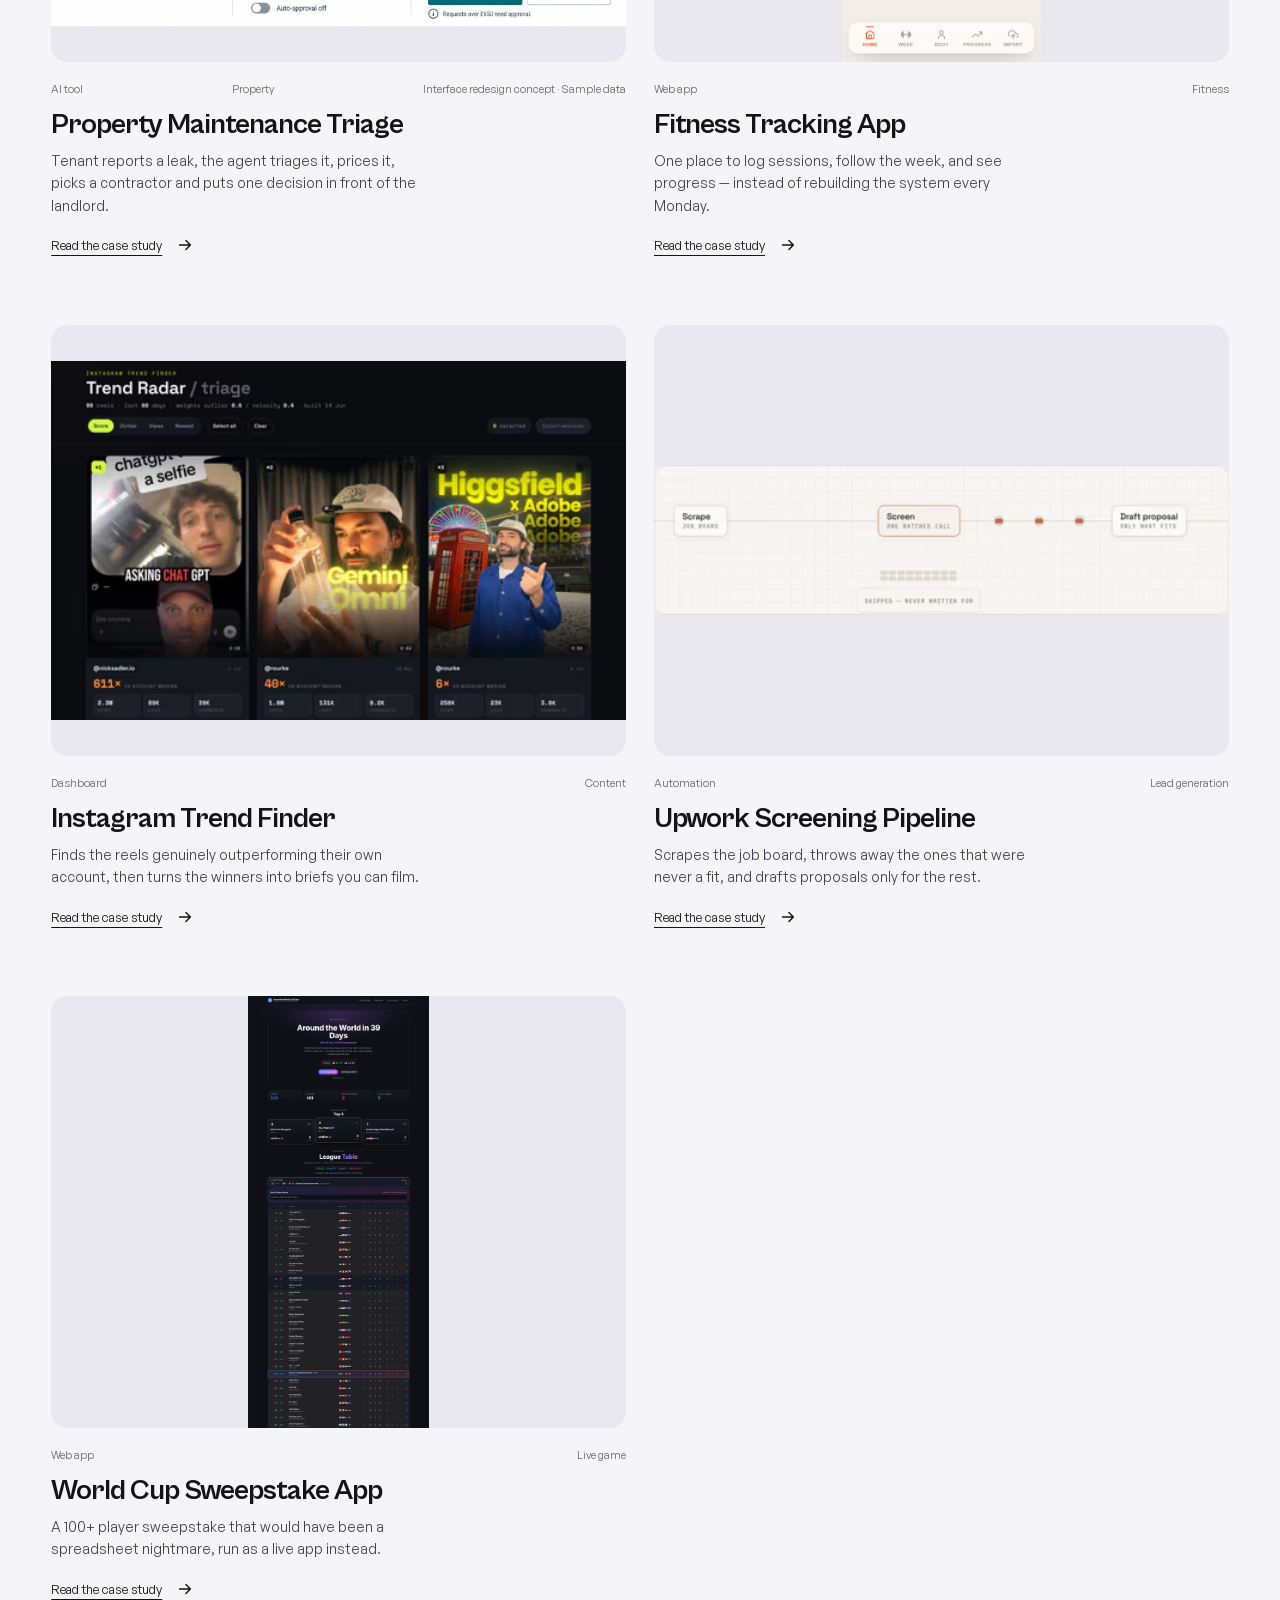
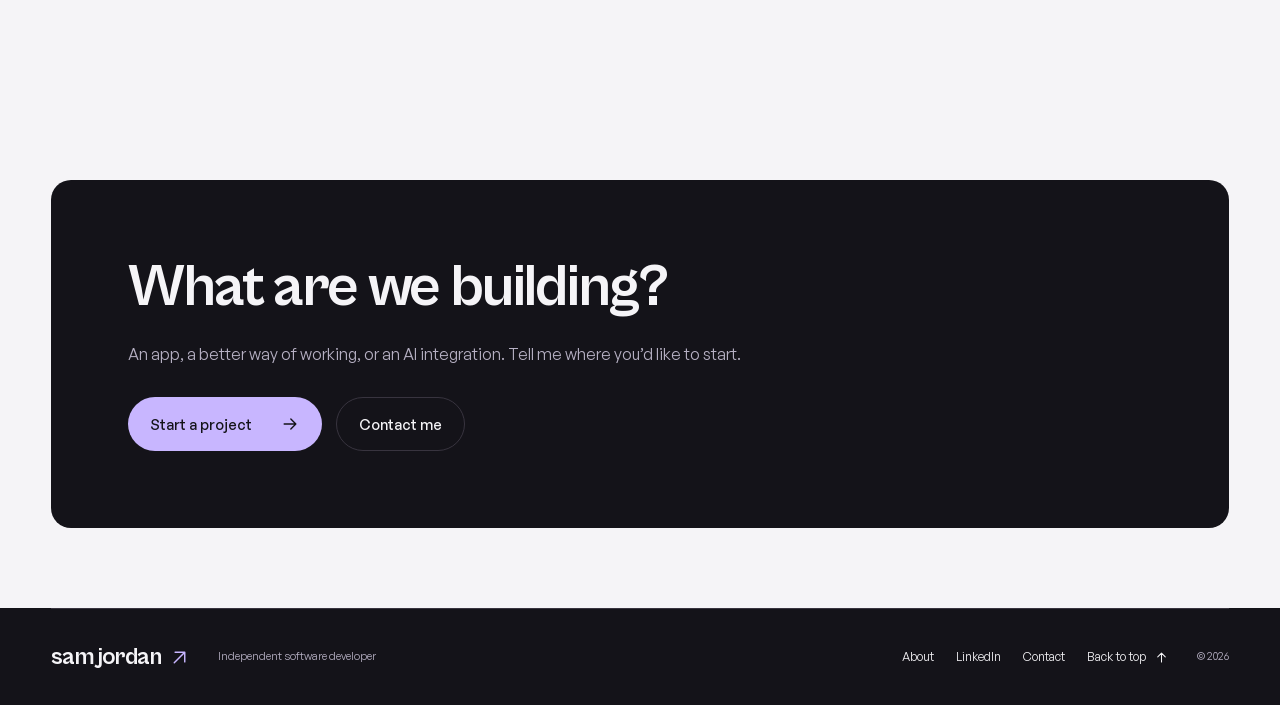
<file: work/index.html>
<!doctype html><html lang="en-GB"><head><meta charset="utf-8"><meta name="viewport" content="width=device-width, initial-scale=1"><title>Work — Sam Jordan</title><meta name="description" content="Apps, business software and AI integrations designed and developed by Sam Jordan."><link rel="canonical" href="https://samjordanco.com/work/"><meta property="og:type" content="article"><meta property="og:url" content="https://samjordanco.com/work/"><meta property="og:title" content="Work — Sam Jordan"><meta property="og:description" content="Apps, business software and AI integrations designed and developed by Sam Jordan."><meta property="og:image" content="https://samjordanco.com/og/work.png"><meta name="twitter:card" content="summary_large_image"><link rel="icon" href="/favicon.svg"><link rel="preload" href="/fonts/cabinet-grotesk-700.woff2" as="font" type="font/woff2" crossorigin><link rel="preload" href="/fonts/general-sans-400.woff2" as="font" type="font/woff2" crossorigin>  <script type="module" crossorigin src="/assets/main-D6o_DYf5.js"></script>
  <link rel="stylesheet" crossorigin href="/assets/main-Ba3mKNHi.css">
</head><body><a class="skip-link" href="#main">Skip to content</a><header class="site-header"><nav class="nav container" aria-label="Main">
<a class="brand" href="/" aria-label="Sam Jordan, home">sam jordan<svg class="brand-arrow" viewBox="0 0 24 24" aria-hidden="true"><path d="M6 18 18 6H7m11 0v11"/></svg></a>
<span class="nav-role">Independent software developer</span>
<button class="motion-toggle" type="button" data-motion-toggle aria-pressed="true" aria-label="Pause animated background and scroll effects"><svg viewBox="0 0 24 24" aria-hidden="true"><path class="motion-pause" d="M9 5v14M15 5v14"/><path class="motion-play" d="m8 5 11 7-11 7Z"/></svg><span>Motion on</span></button><div class="nav-links"><a href="/work/">Work</a><a href="/about/">About</a><button type="button" class="nav-contact" data-contact-trigger popovertarget="contact-popover">Contact</button></div>
<a class="button button--small button--lime" href="/start-project/">Start a project <svg viewBox="0 0 24 24" aria-hidden="true"><path d="M5 12h14m-6-6 6 6-6 6"/></svg></a>
</nav></header><main id="main"><section class="gallery-hero">
  <div class="container">
    <h1 data-reveal="chars" data-split="words">Ideas made real.</h1>
    <p class="lede" style="margin-top: var(--s6)" data-reveal="fade">
      Apps, business software and AI integrations. Explore the work, the decisions and the detail behind each project.
    </p>
    <div class="filters" role="group" aria-label="Filter work by type">
  <button class="filter is-current" type="button" data-filter="all" aria-pressed="true">Everything <span>7</span></button>
  <button class="filter" type="button" data-filter="ai-tool" aria-pressed="false">AI tool <span>2</span></button>
<button class="filter" type="button" data-filter="web-app" aria-pressed="false">Web app <span>2</span></button>
<button class="filter" type="button" data-filter="automation" aria-pressed="false">Automation <span>1</span></button>
<button class="filter" type="button" data-filter="dashboard" aria-pressed="false">Dashboard <span>1</span></button>
<button class="filter" type="button" data-filter="mobile-app" aria-pressed="false">Mobile app <span>1</span></button>
</div>
  </div>
</section>

<section class="chapter" style="padding-top: 0">
  <div class="container">
    <p class="gallery-count"><span data-gallery-count>7</span> projects</p>
    <div class="gallery-grid" data-gallery data-reveal="stagger" style="margin-top: var(--s5)">
<a class="work-card" href="/work/money-from-the-inside-out/" data-kind="mobile-app" data-cursor="view" style="--i: 0">
  <div class="work-card__media"><picture>
  <img src="/studio-media/mfio-before-after.webp" alt="Client-approved before-and-after comparison of the original prototype and the React Native front-end redesign" width="1600" height="1200" loading="lazy" decoding="async" class="">
</picture></div>
  <div class="work-card__body">
    <div class="work-card__meta">
      <span>Mobile app</span>
      <span>Financial wellbeing</span>
      <span>Client project</span>
      
    </div>
    <h2>Money From the Inside Out</h2>
    <p>A financial wellbeing app, with a world of its own.</p>
    <span class="work-card__cta link">Read the case study <svg viewBox="0 0 20 20" fill="none" aria-hidden="true"><path d="M4 10h12M11 5l5 5-5 5" stroke="currentColor" stroke-width="1.6" stroke-linecap="round" stroke-linejoin="round"/></svg></span>
  </div>
</a>
<a class="work-card" href="/work/quote-agent/" data-kind="ai-tool" data-cursor="view" style="--i: 1">
  <div class="work-card__media"><picture>
  <img src="/studio-media/quote-concept-v4.webp" alt="Bathroom estimating workspace — interface redesign concept with sample data" width="1600" height="1001" loading="lazy" decoding="async" class="">
</picture></div>
  <div class="work-card__body">
    <div class="work-card__meta">
      <span>AI tool</span>
      <span>Trades</span>
      
      <span>Interface redesign concept · Sample data</span>
    </div>
    <h2>Quote Agent</h2>
    <p>A guided bathroom estimate, with a traceable costing engine behind every line item.</p>
    <span class="work-card__cta link">Read the case study <svg viewBox="0 0 20 20" fill="none" aria-hidden="true"><path d="M4 10h12M11 5l5 5-5 5" stroke="currentColor" stroke-width="1.6" stroke-linecap="round" stroke-linejoin="round"/></svg></span>
  </div>
</a>
<a class="work-card" href="/work/maintenance-triage-agent/" data-kind="ai-tool" data-cursor="view" style="--i: 2">
  <div class="work-card__media"><picture>
  <img src="/studio-media/maintenance-concept-v3.webp" alt="Maintenance request queue and approval detail — interface redesign concept with sample data" width="1600" height="1001" loading="lazy" decoding="async" class="">
</picture></div>
  <div class="work-card__body">
    <div class="work-card__meta">
      <span>AI tool</span>
      <span>Property</span>
      
      <span>Interface redesign concept · Sample data</span>
    </div>
    <h2>Property Maintenance Triage</h2>
    <p>Tenant reports a leak, the agent triages it, prices it, picks a contractor and puts one decision in front of the landlord.</p>
    <span class="work-card__cta link">Read the case study <svg viewBox="0 0 20 20" fill="none" aria-hidden="true"><path d="M4 10h12M11 5l5 5-5 5" stroke="currentColor" stroke-width="1.6" stroke-linecap="round" stroke-linejoin="round"/></svg></span>
  </div>
</a>
<a class="work-card" href="/work/fitness-tracking-app/" data-kind="web-app" data-cursor="view" style="--i: 3">
  <div class="work-card__media"><picture>
  <source type="image/avif" srcset="/media/fitness-home-6032486d-480.avif 480w, /media/fitness-home-6032486d-768.avif 768w, /media/fitness-home-6032486d-828.avif 828w" sizes="(min-width: 60rem) 30vw, 92vw">
  <source type="image/webp" srcset="/media/fitness-home-6032486d-480.webp 480w, /media/fitness-home-6032486d-768.webp 768w, /media/fitness-home-6032486d-828.webp 828w" sizes="(min-width: 60rem) 30vw, 92vw">
  <img src="/media/fitness-home-6032486d-768.webp" alt="Fitness app home screen showing the current week and bodyweight" width="828" height="1792" loading="lazy" decoding="async" class="">
</picture></div>
  <div class="work-card__body">
    <div class="work-card__meta">
      <span>Web app</span>
      <span>Fitness</span>
      
      
    </div>
    <h2>Fitness Tracking App</h2>
    <p>One place to log sessions, follow the week, and see progress — instead of rebuilding the system every Monday.</p>
    <span class="work-card__cta link">Read the case study <svg viewBox="0 0 20 20" fill="none" aria-hidden="true"><path d="M4 10h12M11 5l5 5-5 5" stroke="currentColor" stroke-width="1.6" stroke-linecap="round" stroke-linejoin="round"/></svg></span>
  </div>
</a>
<a class="work-card" href="/work/instagram-trend-finder/" data-kind="dashboard" data-cursor="view" style="--i: 4">
  <div class="work-card__media"><picture>
  <source type="image/avif" srcset="/media/instagram-dashboard-3ab8bf18-480.avif 480w, /media/instagram-dashboard-3ab8bf18-768.avif 768w, /media/instagram-dashboard-3ab8bf18-1200.avif 1200w, /media/instagram-dashboard-3ab8bf18-1800.avif 1800w" sizes="(min-width: 60rem) 30vw, 92vw">
  <source type="image/webp" srcset="/media/instagram-dashboard-3ab8bf18-480.webp 480w, /media/instagram-dashboard-3ab8bf18-768.webp 768w, /media/instagram-dashboard-3ab8bf18-1200.webp 1200w, /media/instagram-dashboard-3ab8bf18-1800.webp 1800w" sizes="(min-width: 60rem) 30vw, 92vw">
  <img src="/media/instagram-dashboard-3ab8bf18-1200.webp" alt="Trend Radar dashboard ranking reels by how far they beat their own account median" width="2880" height="1800" loading="lazy" decoding="async" class="">
</picture></div>
  <div class="work-card__body">
    <div class="work-card__meta">
      <span>Dashboard</span>
      <span>Content</span>
      
      
    </div>
    <h2>Instagram Trend Finder</h2>
    <p>Finds the reels genuinely outperforming their own account, then turns the winners into briefs you can film.</p>
    <span class="work-card__cta link">Read the case study <svg viewBox="0 0 20 20" fill="none" aria-hidden="true"><path d="M4 10h12M11 5l5 5-5 5" stroke="currentColor" stroke-width="1.6" stroke-linecap="round" stroke-linejoin="round"/></svg></span>
  </div>
</a>
<a class="work-card" href="/work/upwork-pipeline/" data-kind="automation" data-cursor="view" style="--i: 5">
  <div class="work-card__media work-card__media--contain"><picture>
  <source type="image/avif" srcset="/media/upwork-pipeline-still-c9fcfea0-480.avif 480w, /media/upwork-pipeline-still-c9fcfea0-768.avif 768w, /media/upwork-pipeline-still-c9fcfea0-1200.avif 1200w, /media/upwork-pipeline-still-c9fcfea0-1800.avif 1800w" sizes="(min-width: 60rem) 30vw, 92vw">
  <source type="image/webp" srcset="/media/upwork-pipeline-still-c9fcfea0-480.webp 480w, /media/upwork-pipeline-still-c9fcfea0-768.webp 768w, /media/upwork-pipeline-still-c9fcfea0-1200.webp 1200w, /media/upwork-pipeline-still-c9fcfea0-1800.webp 1800w" sizes="(min-width: 60rem) 30vw, 92vw">
  <img src="/media/upwork-pipeline-still-c9fcfea0-1200.webp" alt="Pipeline diagram: scrape, then one batched screening call, then draft proposals for what survives" width="2232" height="580" loading="lazy" decoding="async" class="">
</picture></div>
  <div class="work-card__body">
    <div class="work-card__meta">
      <span>Automation</span>
      <span>Lead generation</span>
      
      
    </div>
    <h2>Upwork Screening Pipeline</h2>
    <p>Scrapes the job board, throws away the ones that were never a fit, and drafts proposals only for the rest.</p>
    <span class="work-card__cta link">Read the case study <svg viewBox="0 0 20 20" fill="none" aria-hidden="true"><path d="M4 10h12M11 5l5 5-5 5" stroke="currentColor" stroke-width="1.6" stroke-linecap="round" stroke-linejoin="round"/></svg></span>
  </div>
</a>
<a class="work-card" href="/work/world-cup-sweepstake/" data-kind="web-app" data-cursor="view" style="--i: 6">
  <div class="work-card__media"><picture>
  <source type="image/avif" srcset="/media/world-cup-sweepstake-web-app-league-table-3ccdbe1b-480.avif 480w, /media/world-cup-sweepstake-web-app-league-table-3ccdbe1b-587.avif 587w" sizes="(min-width: 60rem) 30vw, 92vw">
  <source type="image/webp" srcset="/media/world-cup-sweepstake-web-app-league-table-3ccdbe1b-480.webp 480w, /media/world-cup-sweepstake-web-app-league-table-3ccdbe1b-587.webp 587w" sizes="(min-width: 60rem) 30vw, 92vw">
  <img src="/media/world-cup-sweepstake-web-app-league-table-3ccdbe1b-480.webp" alt="World Cup Sweepstake league table" width="587" height="1400" loading="lazy" decoding="async" class="">
</picture></div>
  <div class="work-card__body">
    <div class="work-card__meta">
      <span>Web app</span>
      <span>Live game</span>
      
      
    </div>
    <h2>World Cup Sweepstake App</h2>
    <p>A 100+ player sweepstake that would have been a spreadsheet nightmare, run as a live app instead.</p>
    <span class="work-card__cta link">Read the case study <svg viewBox="0 0 20 20" fill="none" aria-hidden="true"><path d="M4 10h12M11 5l5 5-5 5" stroke="currentColor" stroke-width="1.6" stroke-linecap="round" stroke-linejoin="round"/></svg></span>
  </div>
</a>
    </div>
    <p class="gallery-empty" data-gallery-empty hidden>Nothing in that category yet.</p>
  </div>
</section>

<section class="chapter"><div class="container"><div class="contact-card"><h2>What are we building?</h2><p class="lede">An app, a better way of working, or an AI integration. Tell me where you’d like to start.</p><div class="contact-actions"><a class="button button--lime" href="/start-project/">Start a project <svg viewBox="0 0 24 24" aria-hidden="true"><path d="M5 12h14m-6-6 6 6-6 6"/></svg></a><button type="button" class="button button--ghost" data-contact-trigger popovertarget="contact-popover">Contact me</button></div></div></div></section></main><footer class="footer"><div class="container footer-inner"><a class="brand" href="/">sam jordan<svg class="brand-arrow" viewBox="0 0 24 24" aria-hidden="true"><path d="M6 18 18 6H7m11 0v11"/></svg></a><span>Independent software developer</span><div><a href="/about/">About</a><a href="https://www.linkedin.com/in/samjordanai/" target="_blank" rel="noopener noreferrer">LinkedIn</a><button type="button" data-contact-trigger popovertarget="contact-popover">Contact</button><a href="/#main">Back to top <svg viewBox="0 0 24 24" aria-hidden="true"><path d="M12 19V5m-6 6 6-6 6 6"/></svg></a></div><span>© 2026</span></div></footer><aside id="contact-popover" class="contact-popover" popover="auto" aria-label="Contact Sam">
  <div class="contact-popover-heading"><span>A direct line to Sam.</span><button type="button" popovertarget="contact-popover" popovertargetaction="hide" aria-label="Close contact options"><svg viewBox="0 0 24 24" aria-hidden="true"><path d="m6 6 12 12M6 18 18 6"/></svg></button></div>
  <a href="mailto:contact@samjordanco.com"><svg viewBox="0 0 24 24" aria-hidden="true"><rect x="3" y="5" width="18" height="14" rx="3"/><path d="m4 7 8 6 8-6"/></svg><span><strong>Email</strong><small>Open your email app</small></span><svg class="contact-action-arrow" viewBox="0 0 24 24" aria-hidden="true"><path d="M6 18 18 6H7m11 0v11"/></svg></a>
  <a href="tel:+447376226452"><svg viewBox="0 0 24 24" aria-hidden="true"><path d="M7 3H4a1 1 0 0 0-1 1c0 9.4 7.6 17 17 17a1 1 0 0 0 1-1v-3l-5-2-2 2a15 15 0 0 1-7-7l2-2-2-5Z"/></svg><span><strong>Call</strong><small>Start a conversation</small></span><svg class="contact-action-arrow" viewBox="0 0 24 24" aria-hidden="true"><path d="M6 18 18 6H7m11 0v11"/></svg></a>
  </aside></body></html>
</file>
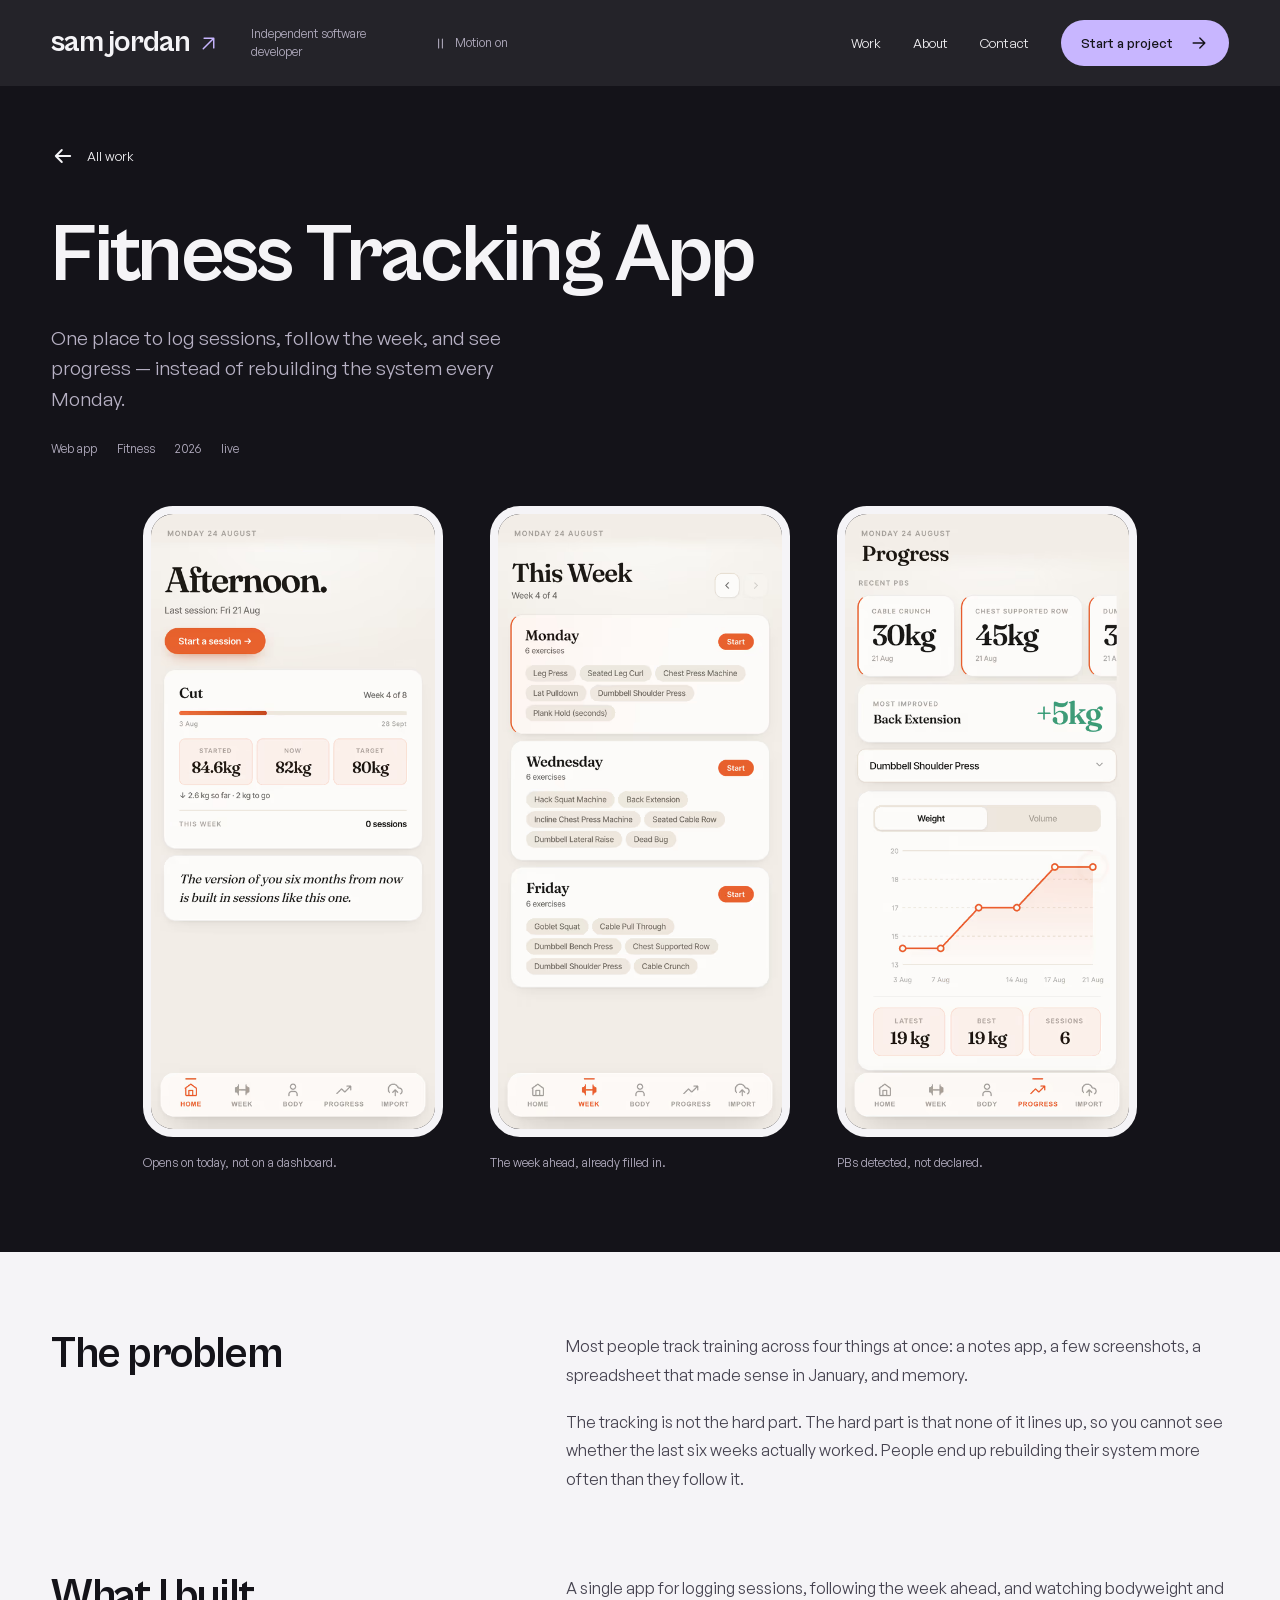
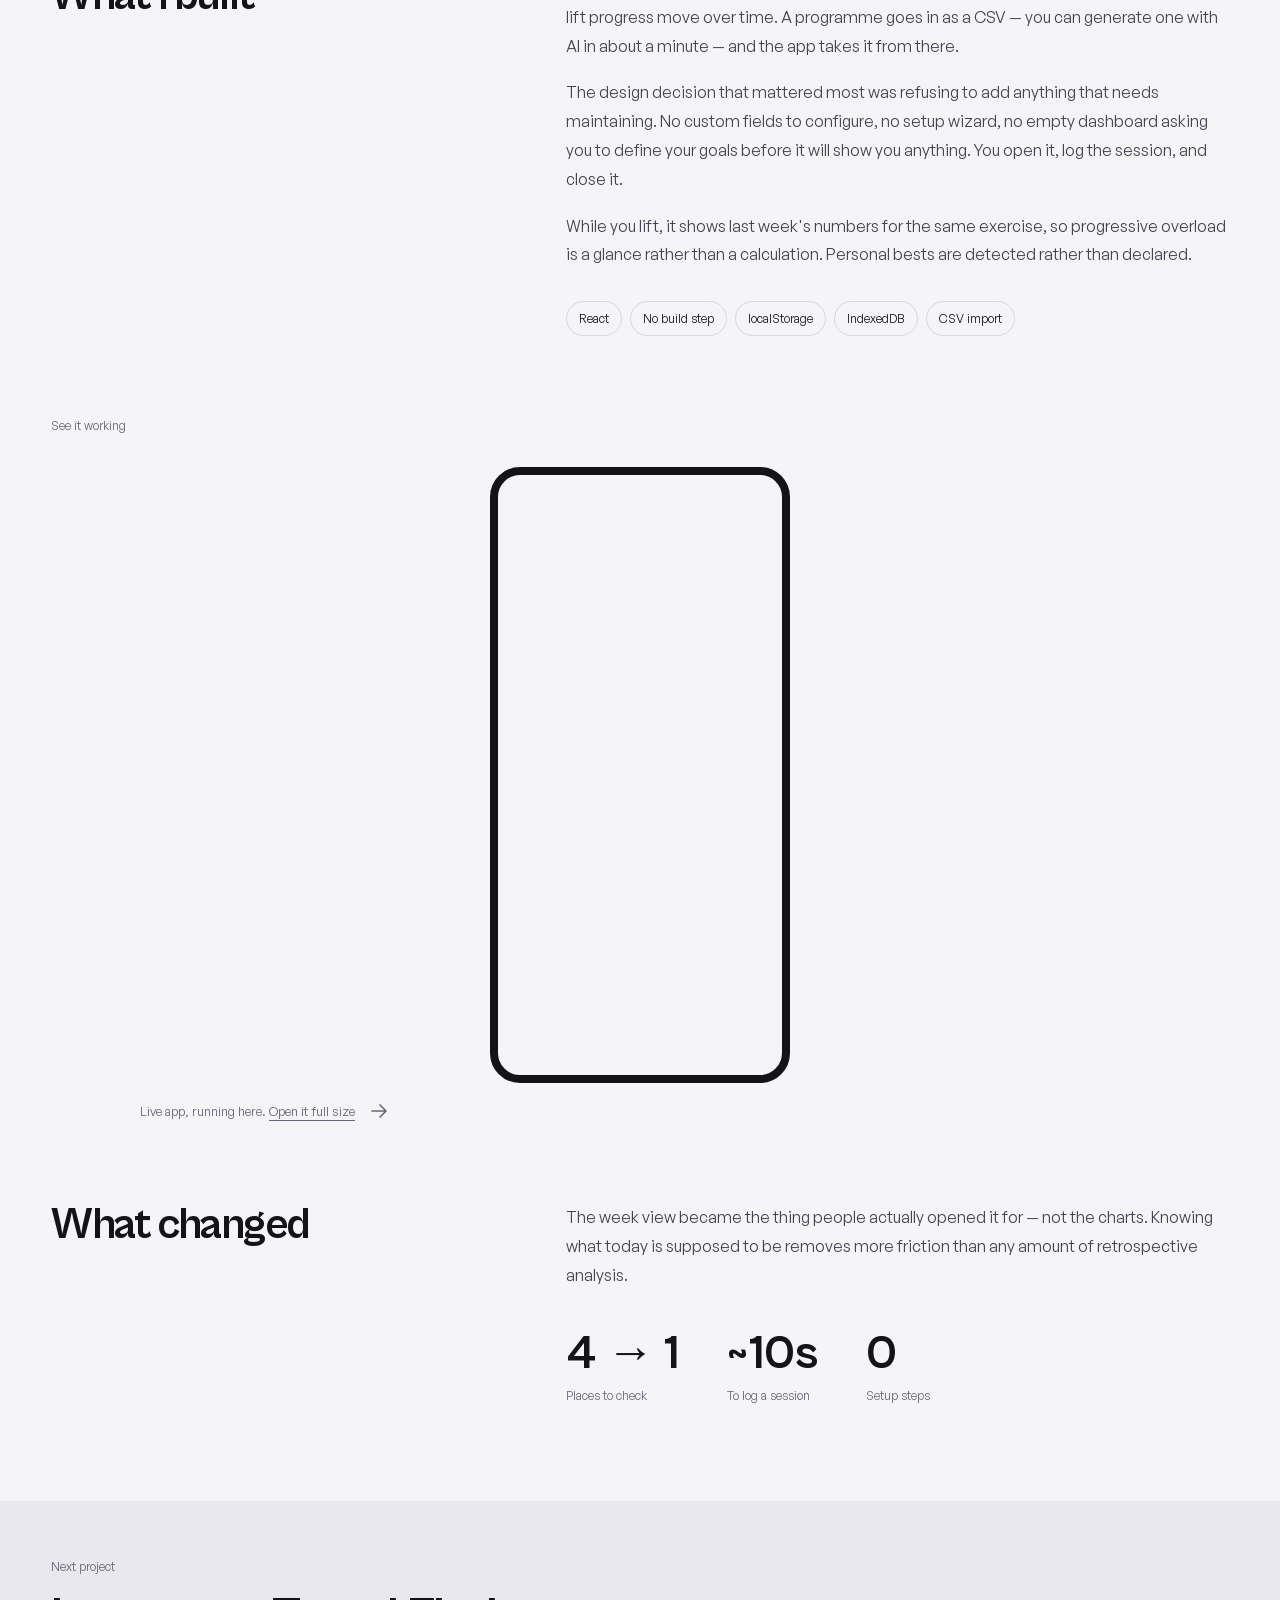
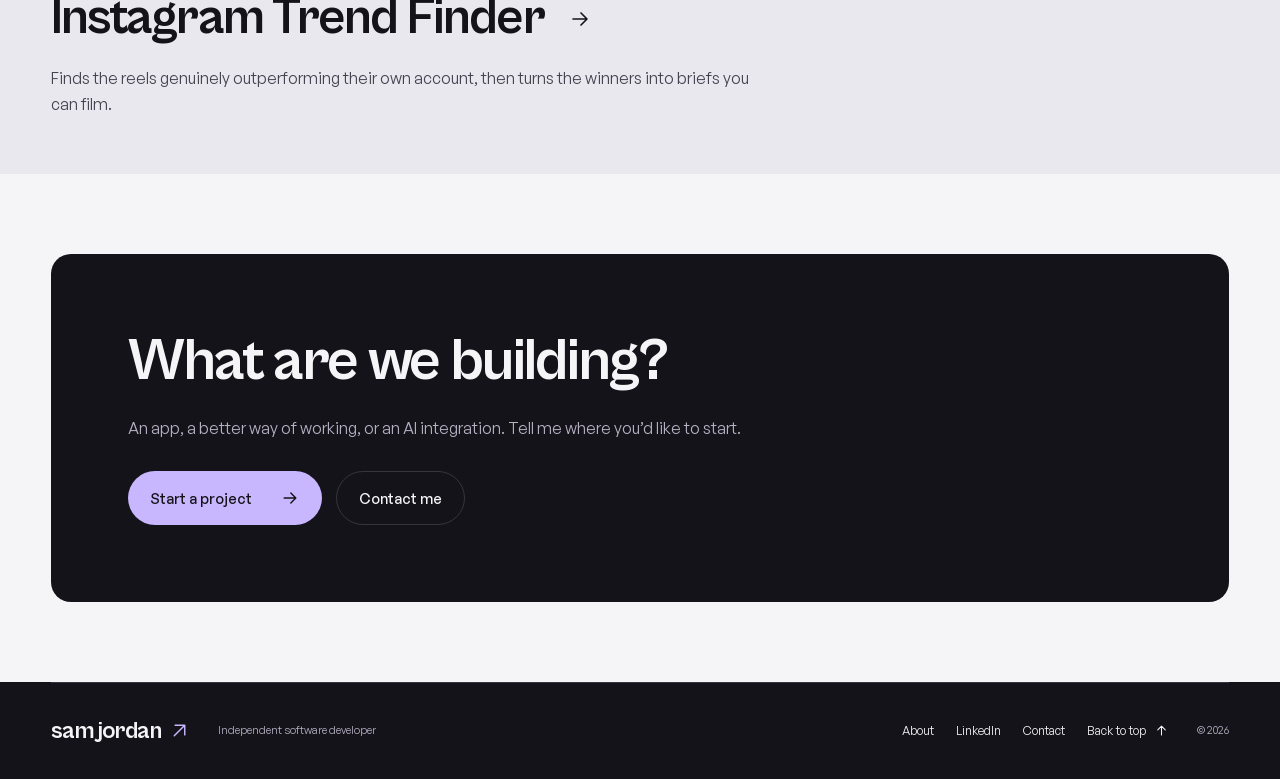
<file: work/fitness-tracking-app/index.html>
<!doctype html><html lang="en-GB"><head><meta charset="utf-8"><meta name="viewport" content="width=device-width, initial-scale=1"><title>Fitness Tracking App — Sam Jordan</title><meta name="description" content="One place to log sessions, follow the week, and see progress — instead of rebuilding the system every Monday."><link rel="canonical" href="https://samjordanco.com/work/fitness-tracking-app/"><meta property="og:type" content="article"><meta property="og:url" content="https://samjordanco.com/work/fitness-tracking-app/"><meta property="og:title" content="Fitness Tracking App — Sam Jordan"><meta property="og:description" content="One place to log sessions, follow the week, and see progress — instead of rebuilding the system every Monday."><meta property="og:image" content="https://samjordanco.com/og/fitness-tracking-app.png"><meta name="twitter:card" content="summary_large_image"><link rel="icon" href="/favicon.svg"><link rel="preload" href="/fonts/cabinet-grotesk-700.woff2" as="font" type="font/woff2" crossorigin><link rel="preload" href="/fonts/general-sans-400.woff2" as="font" type="font/woff2" crossorigin>  <script type="module" crossorigin src="/assets/main-D6o_DYf5.js"></script>
  <link rel="stylesheet" crossorigin href="/assets/main-Ba3mKNHi.css">
</head><body><a class="skip-link" href="#main">Skip to content</a><header class="site-header"><nav class="nav container" aria-label="Main">
<a class="brand" href="/" aria-label="Sam Jordan, home">sam jordan<svg class="brand-arrow" viewBox="0 0 24 24" aria-hidden="true"><path d="M6 18 18 6H7m11 0v11"/></svg></a>
<span class="nav-role">Independent software developer</span>
<button class="motion-toggle" type="button" data-motion-toggle aria-pressed="true" aria-label="Pause animated background and scroll effects"><svg viewBox="0 0 24 24" aria-hidden="true"><path class="motion-pause" d="M9 5v14M15 5v14"/><path class="motion-play" d="m8 5 11 7-11 7Z"/></svg><span>Motion on</span></button><div class="nav-links"><a href="/work/">Work</a><a href="/about/">About</a><button type="button" class="nav-contact" data-contact-trigger popovertarget="contact-popover">Contact</button></div>
<a class="button button--small button--lime" href="/start-project/">Start a project <svg viewBox="0 0 24 24" aria-hidden="true"><path d="M5 12h14m-6-6 6 6-6 6"/></svg></a>
</nav></header><main id="main"><section class="cs-hero" data-chapter="dark">
  <div class="container">
    <a class="cs-back" href="/work/"><svg viewBox="0 0 20 20" fill="none" aria-hidden="true"><path d="M16 10H4M9 5l-5 5 5 5" stroke="currentColor" stroke-width="1.6" stroke-linecap="round" stroke-linejoin="round"/></svg> All work</a>
    
    <h1 data-reveal="chars" data-split="words">Fitness Tracking App</h1>
    <p class="cs-hero__tagline" data-reveal="fade">One place to log sessions, follow the week, and see progress — instead of rebuilding the system every Monday.</p>
    <div class="cs-hero__meta">
      <span class="label label--bare">Web app</span>
      <span class="label label--bare">Fitness</span>
      <span class="label label--bare">2026</span>
      <span class="label label--bare">live</span>
    </div>
    <div class="cs-hero__showcase" data-reveal="fade">
      <div class="cs-screen" style="--i: 0">
        <div class="device device--phone">
          <div class="device__screen"><picture>
  <source type="image/avif" srcset="/media/fitness-home-6032486d-480.avif 480w, /media/fitness-home-6032486d-768.avif 768w, /media/fitness-home-6032486d-828.avif 828w" sizes="(min-width: 56rem) 20rem, 60vw">
  <source type="image/webp" srcset="/media/fitness-home-6032486d-480.webp 480w, /media/fitness-home-6032486d-768.webp 768w, /media/fitness-home-6032486d-828.webp 828w" sizes="(min-width: 56rem) 20rem, 60vw">
  <img src="/media/fitness-home-6032486d-768.webp" alt="Fitness app home screen showing the current week and bodyweight" width="828" height="1792" loading="eager" decoding="async" class="">
</picture></div>
        </div>
        <p class="cs-screen__caption">Opens on today, not on a dashboard.</p>
      </div>
      <div class="cs-screen" style="--i: 1">
        <div class="device device--phone">
          <div class="device__screen"><picture>
  <source type="image/avif" srcset="/media/fitness-week-e8591084-480.avif 480w, /media/fitness-week-e8591084-768.avif 768w, /media/fitness-week-e8591084-828.avif 828w" sizes="(min-width: 56rem) 20rem, 60vw">
  <source type="image/webp" srcset="/media/fitness-week-e8591084-480.webp 480w, /media/fitness-week-e8591084-768.webp 768w, /media/fitness-week-e8591084-828.webp 828w" sizes="(min-width: 56rem) 20rem, 60vw">
  <img src="/media/fitness-week-e8591084-768.webp" alt="Weekly training plan with each day and its exercises" width="828" height="1792" loading="lazy" decoding="async" class="">
</picture></div>
        </div>
        <p class="cs-screen__caption">The week ahead, already filled in.</p>
      </div>
      <div class="cs-screen" style="--i: 2">
        <div class="device device--phone">
          <div class="device__screen"><picture>
  <source type="image/avif" srcset="/media/fitness-progress-81a1384f-480.avif 480w, /media/fitness-progress-81a1384f-768.avif 768w, /media/fitness-progress-81a1384f-828.avif 828w" sizes="(min-width: 56rem) 20rem, 60vw">
  <source type="image/webp" srcset="/media/fitness-progress-81a1384f-480.webp 480w, /media/fitness-progress-81a1384f-768.webp 768w, /media/fitness-progress-81a1384f-828.webp 828w" sizes="(min-width: 56rem) 20rem, 60vw">
  <img src="/media/fitness-progress-81a1384f-768.webp" alt="Progress screen with recent personal bests and a per-exercise weight chart" width="828" height="1792" loading="lazy" decoding="async" class="">
</picture></div>
        </div>
        <p class="cs-screen__caption">PBs detected, not declared.</p>
      </div>
    </div>
  </div>
</section>

<section class="cs-section">
  <div class="container cs-grid">
    <h2 data-reveal="rise">The problem</h2>
    <div class="cs-body" data-reveal="fade"><p>Most people track training across four things at once: a notes app, a few screenshots, a spreadsheet that made sense in January, and memory.</p>
<p>The tracking is not the hard part. The hard part is that none of it lines up, so you cannot see whether the last six weeks actually worked. People end up rebuilding their system more often than they follow it.</p></div>
  </div>
</section>

<section class="cs-section" style="padding-top: 0">
  <div class="container cs-grid">
    <h2 data-reveal="rise">What I built</h2>
    <div class="cs-body" data-reveal="fade">
      
      <p>A single app for logging sessions, following the week ahead, and watching bodyweight and lift progress move over time. A programme goes in as a CSV — you can generate one with AI in about a minute — and the app takes it from there.</p>
<p>The design decision that mattered most was refusing to add anything that needs maintaining. No custom fields to configure, no setup wizard, no empty dashboard asking you to define your goals before it will show you anything. You open it, log the session, and close it.</p>
<p>While you lift, it shows last week&#39;s numbers for the same exercise, so progressive overload is a glance rather than a calculation. Personal bests are detected rather than declared.</p>
      
      <div class="skill-list" style="margin-top: var(--s6)"><span class="chip">React</span>
<span class="chip">No build step</span>
<span class="chip">localStorage</span>
<span class="chip">IndexedDB</span>
<span class="chip">CSV import</span></div>
    </div>
  </div>
</section>



<section class="cs-section" style="padding-top: 0">
  <div class="container">
    <p class="label" data-reveal="fade" style="margin-bottom: var(--s6)">See it working</p>
    <div class="device device--phone" data-reveal="fade">
  
  <div class="device__screen">
    <iframe src="https://fitness-tracker-phi-one.vercel.app" title="Fitness Tracking App, live" loading="lazy" sandbox="allow-scripts allow-same-origin allow-forms" referrerpolicy="no-referrer"></iframe>
  </div>
</div>
<p class="demo-note">Live app, running here. <a class="link" href="https://fitness-tracker-phi-one.vercel.app" target="_blank" rel="noopener">Open it full size <svg viewBox="0 0 24 24" aria-hidden="true"><path d="M5 12h14m-6-6 6 6-6 6"/></svg></a></p>
  </div>
</section>

<section class="cs-section" style="padding-top: 0">
  <div class="container cs-grid">
    <h2 data-reveal="rise">What changed</h2>
    <div class="cs-body" data-reveal="fade">
      <p>The week view became the thing people actually opened it for — not the charts. Knowing what today is supposed to be removes more friction than any amount of retrospective analysis.</p>
      
      <dl class="metrics" data-reveal="stagger">
  <div class="metric">
    <dt>Places to check</dt>
    <dd>4 → 1</dd>
  </div>
  <div class="metric">
    <dt>To log a session</dt>
    <dd>~10s</dd>
  </div>
  <div class="metric">
    <dt>Setup steps</dt>
    <dd>0</dd>
  </div>
</dl>
    </div>
  </div>
</section>

<a class="cs-next" href="/work/instagram-trend-finder/" data-cursor="view">
  <div class="container cs-next__inner">
    <p class="label">Next project</p>
    <h2>Instagram Trend Finder <svg viewBox="0 0 24 24" aria-hidden="true"><path d="M5 12h14m-6-6 6 6-6 6"/></svg></h2>
    <p class="lede">Finds the reels genuinely outperforming their own account, then turns the winners into briefs you can film.</p>
  </div>
</a>

<section class="chapter"><div class="container"><div class="contact-card"><h2>What are we building?</h2><p class="lede">An app, a better way of working, or an AI integration. Tell me where you’d like to start.</p><div class="contact-actions"><a class="button button--lime" href="/start-project/">Start a project <svg viewBox="0 0 24 24" aria-hidden="true"><path d="M5 12h14m-6-6 6 6-6 6"/></svg></a><button type="button" class="button button--ghost" data-contact-trigger popovertarget="contact-popover">Contact me</button></div></div></div></section></main><footer class="footer"><div class="container footer-inner"><a class="brand" href="/">sam jordan<svg class="brand-arrow" viewBox="0 0 24 24" aria-hidden="true"><path d="M6 18 18 6H7m11 0v11"/></svg></a><span>Independent software developer</span><div><a href="/about/">About</a><a href="https://www.linkedin.com/in/samjordanai/" target="_blank" rel="noopener noreferrer">LinkedIn</a><button type="button" data-contact-trigger popovertarget="contact-popover">Contact</button><a href="/#main">Back to top <svg viewBox="0 0 24 24" aria-hidden="true"><path d="M12 19V5m-6 6 6-6 6 6"/></svg></a></div><span>© 2026</span></div></footer><aside id="contact-popover" class="contact-popover" popover="auto" aria-label="Contact Sam">
  <div class="contact-popover-heading"><span>A direct line to Sam.</span><button type="button" popovertarget="contact-popover" popovertargetaction="hide" aria-label="Close contact options"><svg viewBox="0 0 24 24" aria-hidden="true"><path d="m6 6 12 12M6 18 18 6"/></svg></button></div>
  <a href="mailto:contact@samjordanco.com"><svg viewBox="0 0 24 24" aria-hidden="true"><rect x="3" y="5" width="18" height="14" rx="3"/><path d="m4 7 8 6 8-6"/></svg><span><strong>Email</strong><small>Open your email app</small></span><svg class="contact-action-arrow" viewBox="0 0 24 24" aria-hidden="true"><path d="M6 18 18 6H7m11 0v11"/></svg></a>
  <a href="tel:+447376226452"><svg viewBox="0 0 24 24" aria-hidden="true"><path d="M7 3H4a1 1 0 0 0-1 1c0 9.4 7.6 17 17 17a1 1 0 0 0 1-1v-3l-5-2-2 2a15 15 0 0 1-7-7l2-2-2-5Z"/></svg><span><strong>Call</strong><small>Start a conversation</small></span><svg class="contact-action-arrow" viewBox="0 0 24 24" aria-hidden="true"><path d="M6 18 18 6H7m11 0v11"/></svg></a>
  </aside></body></html>
</file>
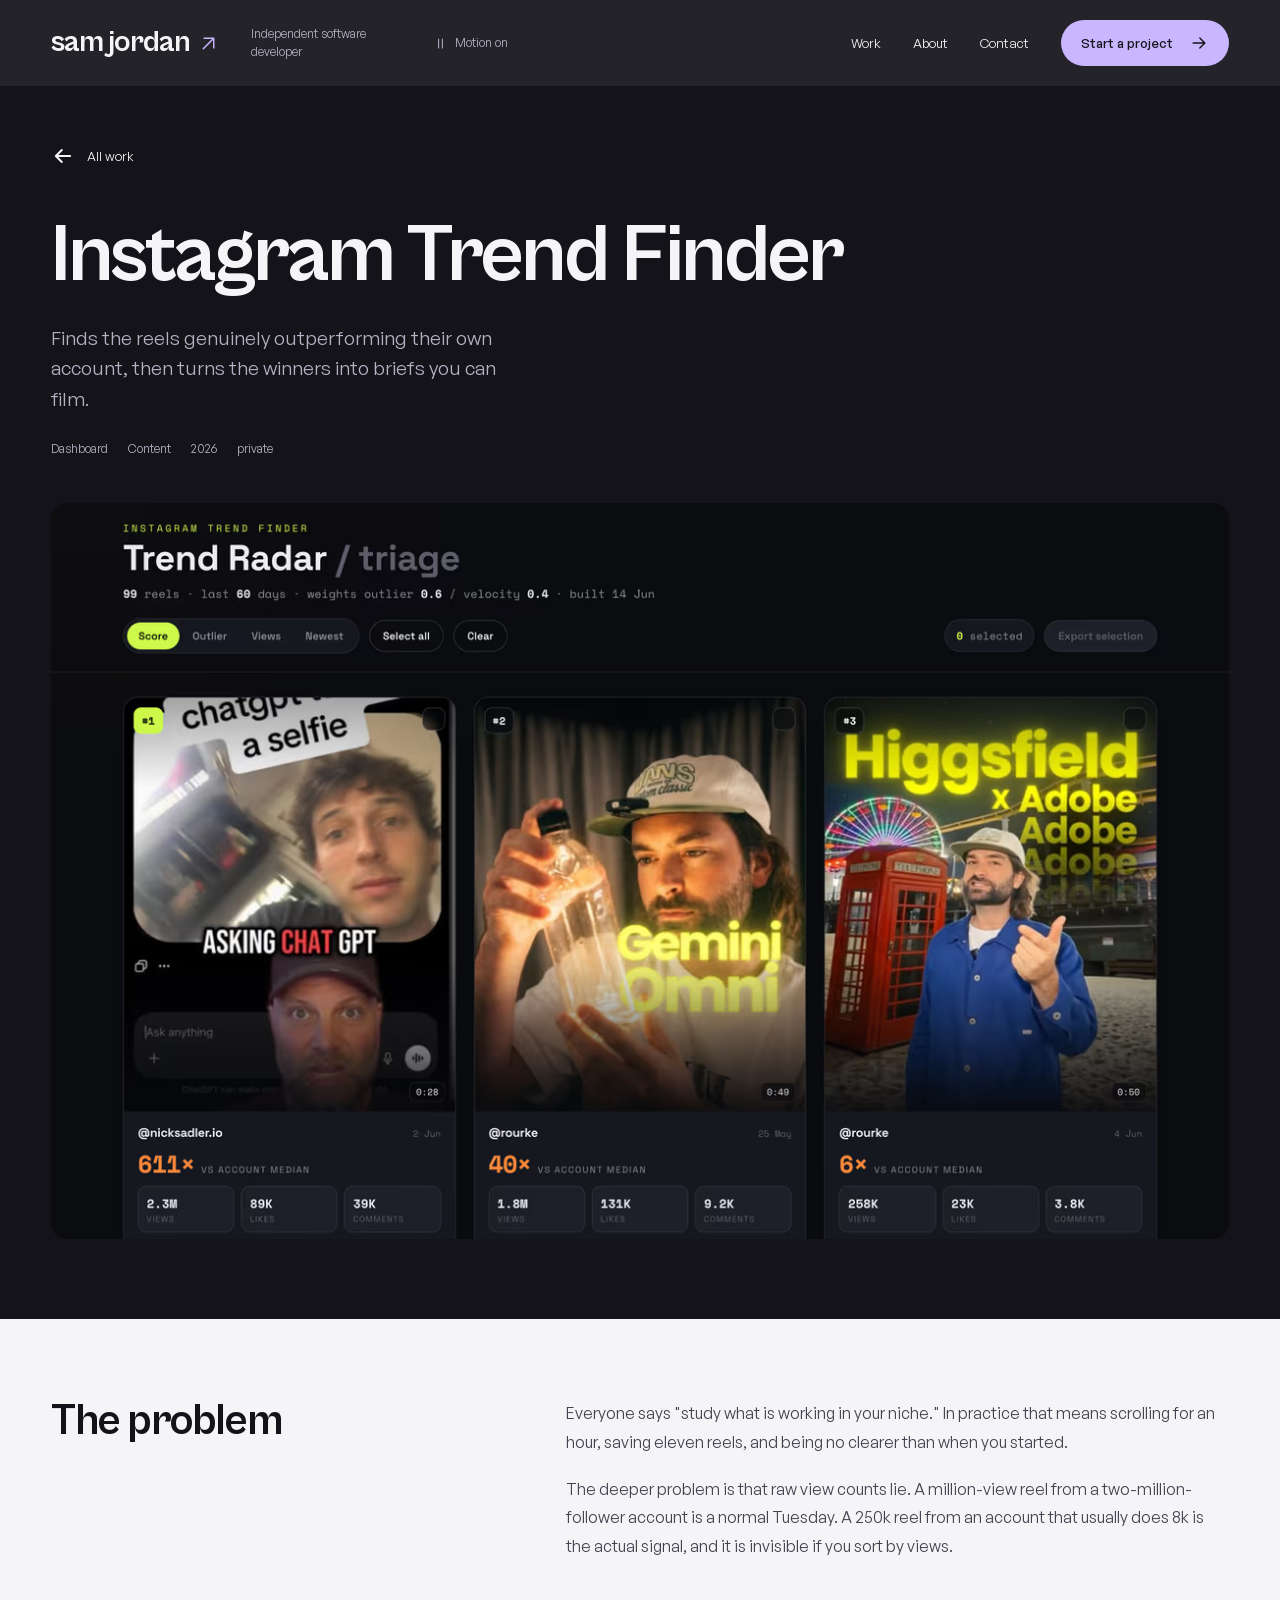
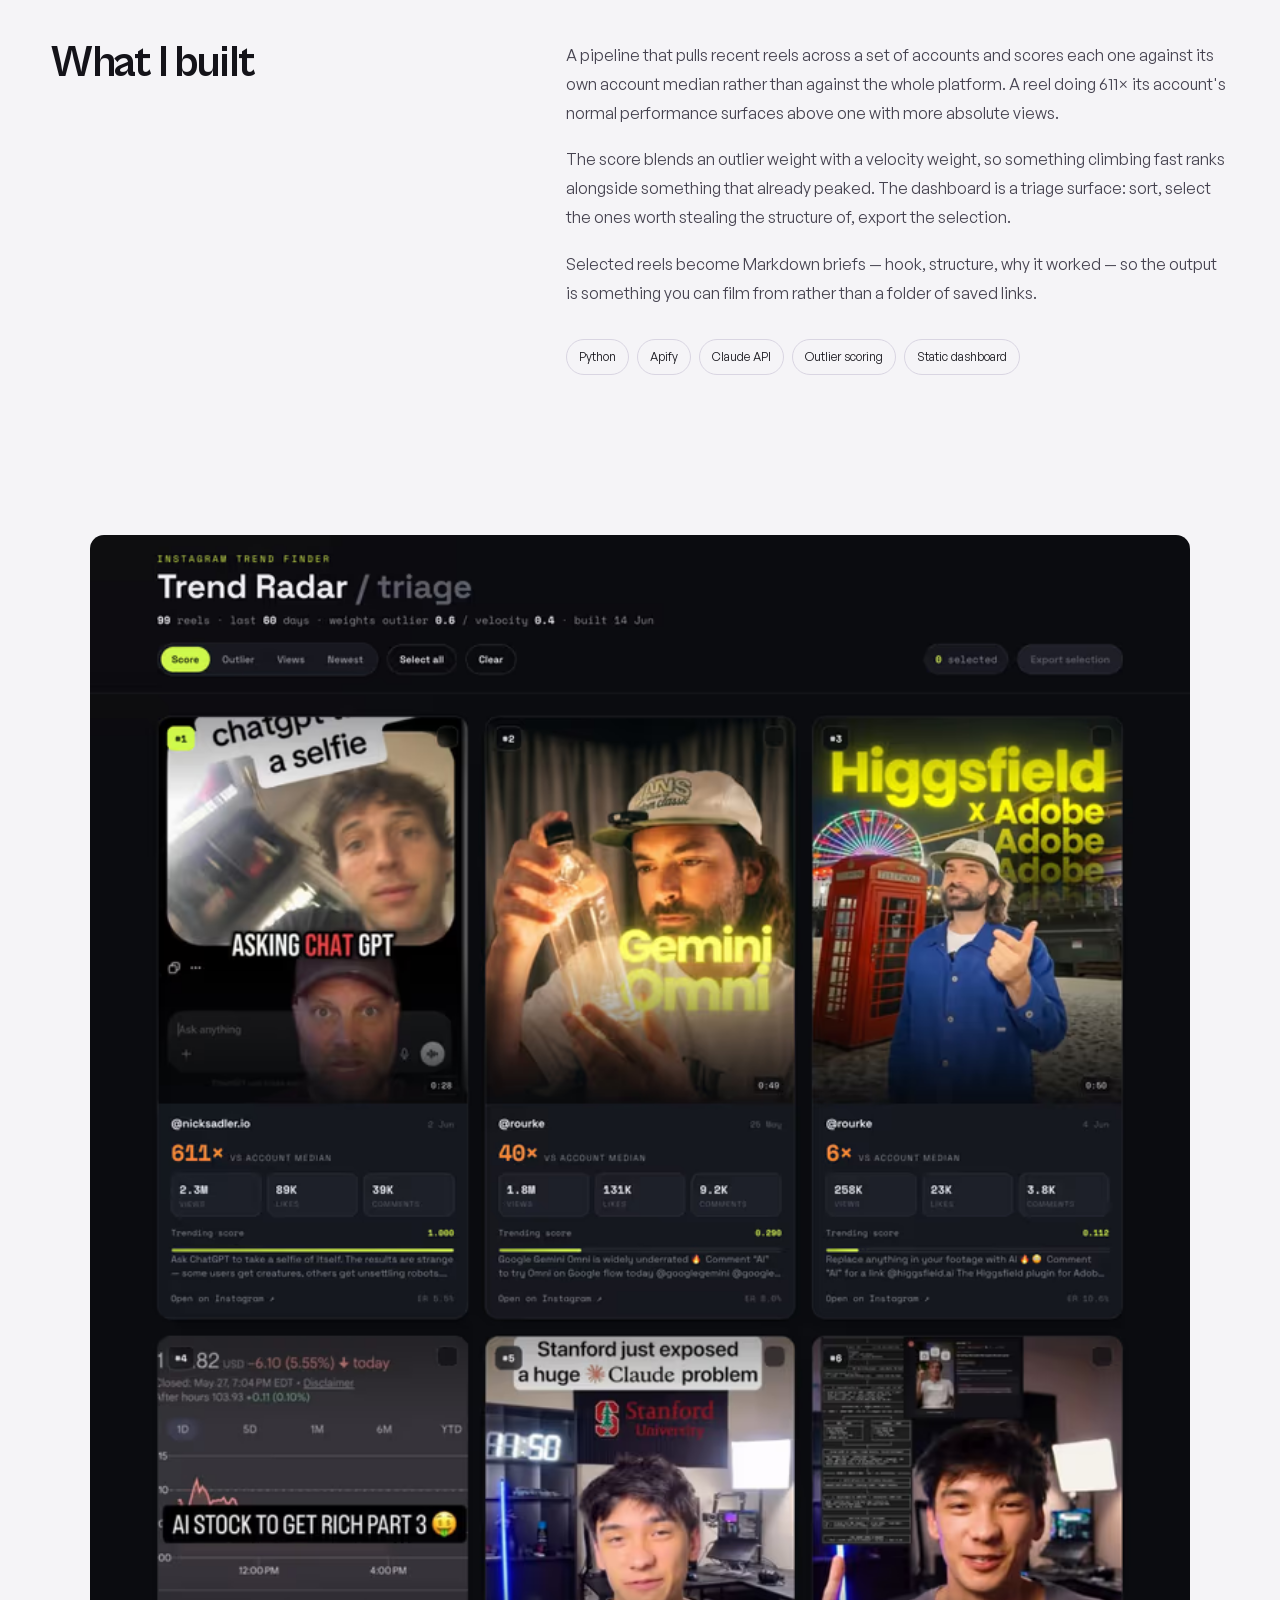
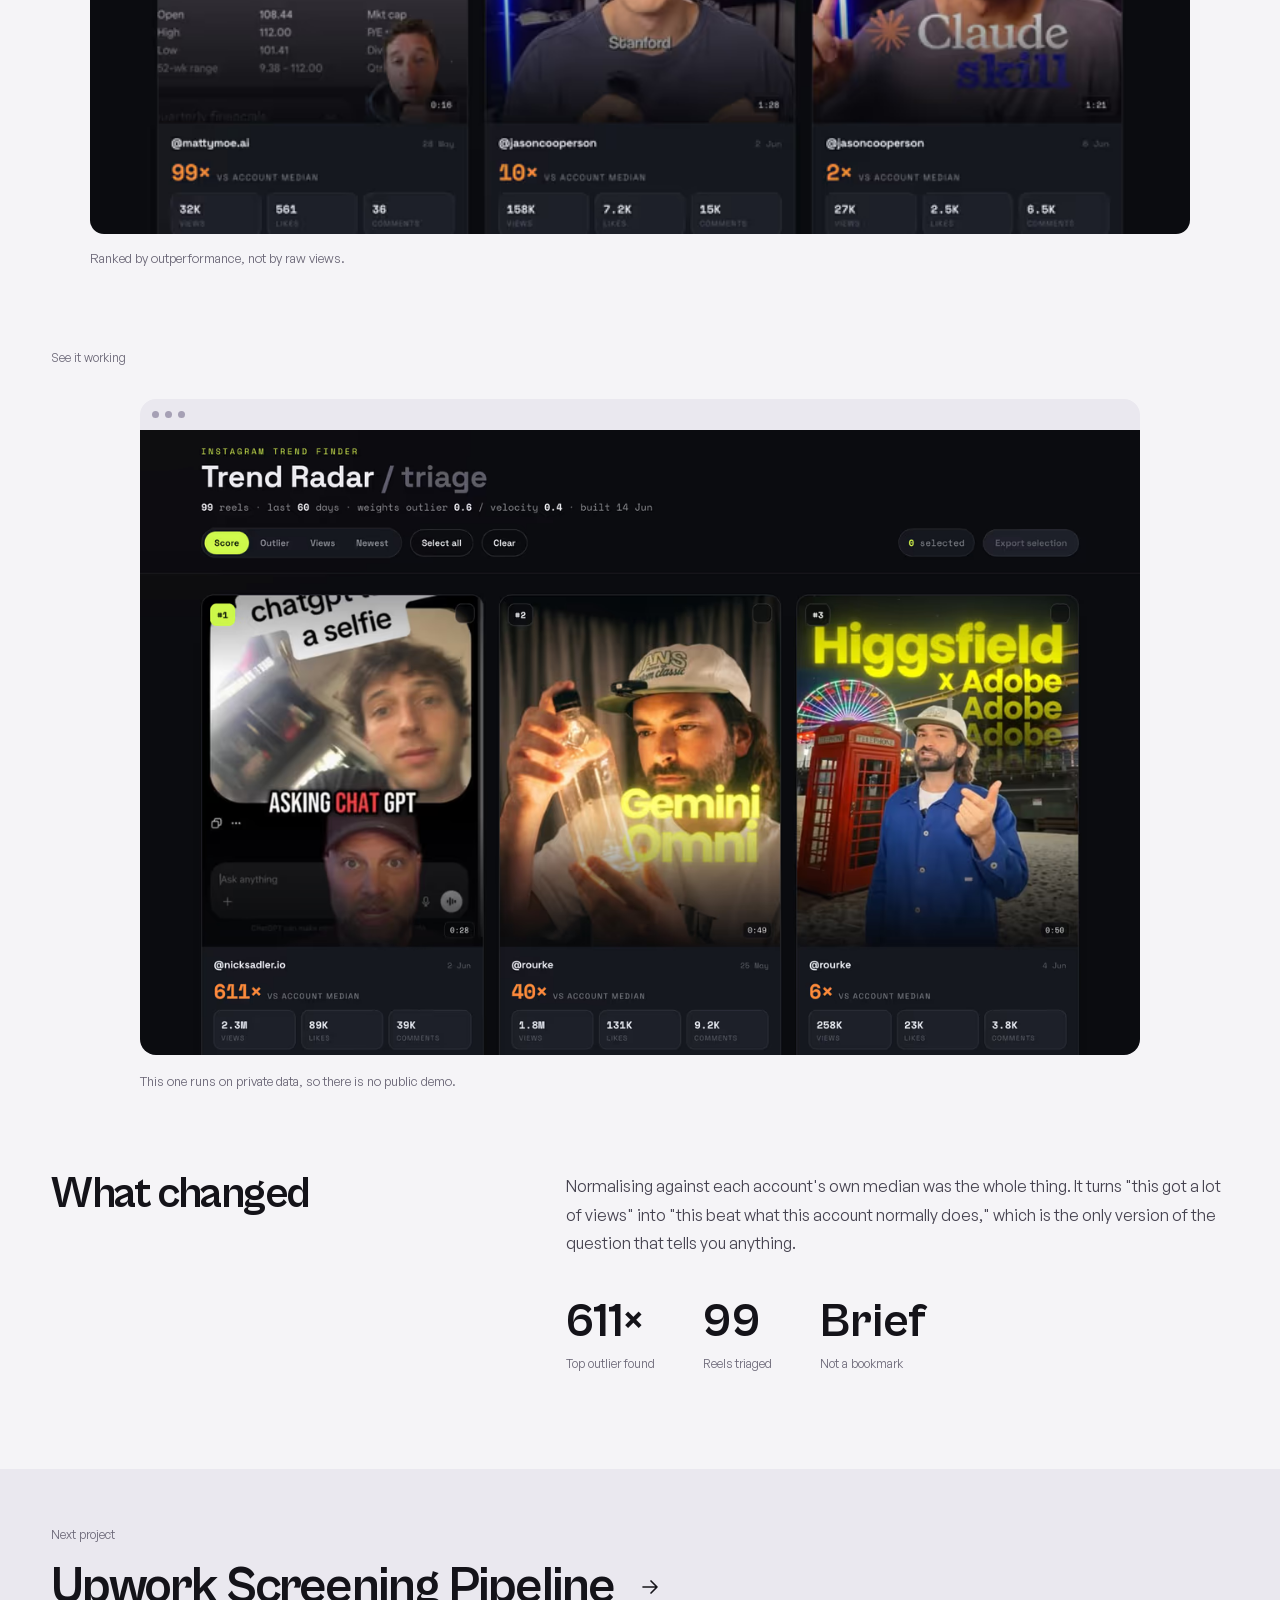
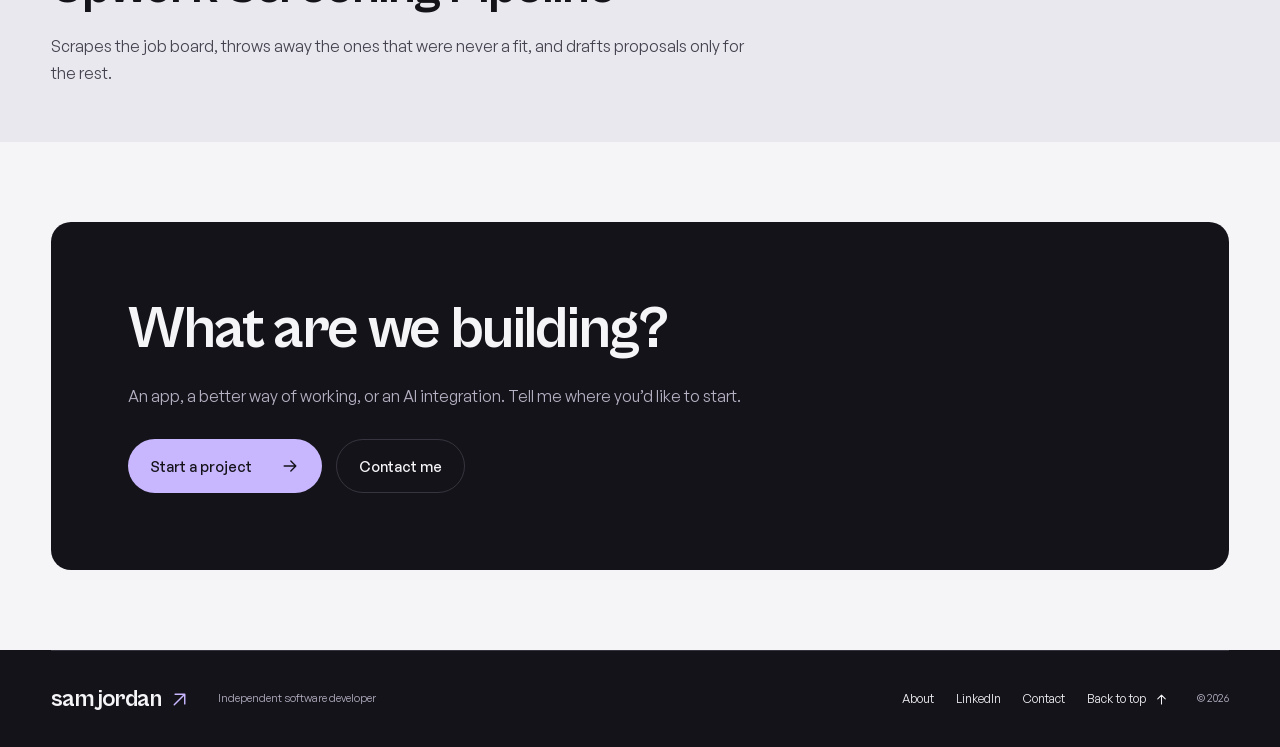
<file: work/instagram-trend-finder/index.html>
<!doctype html><html lang="en-GB"><head><meta charset="utf-8"><meta name="viewport" content="width=device-width, initial-scale=1"><title>Instagram Trend Finder — Sam Jordan</title><meta name="description" content="Finds the reels genuinely outperforming their own account, then turns the winners into briefs you can film."><link rel="canonical" href="https://samjordanco.com/work/instagram-trend-finder/"><meta property="og:type" content="article"><meta property="og:url" content="https://samjordanco.com/work/instagram-trend-finder/"><meta property="og:title" content="Instagram Trend Finder — Sam Jordan"><meta property="og:description" content="Finds the reels genuinely outperforming their own account, then turns the winners into briefs you can film."><meta property="og:image" content="https://samjordanco.com/og/instagram-trend-finder.png"><meta name="twitter:card" content="summary_large_image"><link rel="icon" href="/favicon.svg"><link rel="preload" href="/fonts/cabinet-grotesk-700.woff2" as="font" type="font/woff2" crossorigin><link rel="preload" href="/fonts/general-sans-400.woff2" as="font" type="font/woff2" crossorigin>  <script type="module" crossorigin src="/assets/main-D6o_DYf5.js"></script>
  <link rel="stylesheet" crossorigin href="/assets/main-Ba3mKNHi.css">
</head><body><a class="skip-link" href="#main">Skip to content</a><header class="site-header"><nav class="nav container" aria-label="Main">
<a class="brand" href="/" aria-label="Sam Jordan, home">sam jordan<svg class="brand-arrow" viewBox="0 0 24 24" aria-hidden="true"><path d="M6 18 18 6H7m11 0v11"/></svg></a>
<span class="nav-role">Independent software developer</span>
<button class="motion-toggle" type="button" data-motion-toggle aria-pressed="true" aria-label="Pause animated background and scroll effects"><svg viewBox="0 0 24 24" aria-hidden="true"><path class="motion-pause" d="M9 5v14M15 5v14"/><path class="motion-play" d="m8 5 11 7-11 7Z"/></svg><span>Motion on</span></button><div class="nav-links"><a href="/work/">Work</a><a href="/about/">About</a><button type="button" class="nav-contact" data-contact-trigger popovertarget="contact-popover">Contact</button></div>
<a class="button button--small button--lime" href="/start-project/">Start a project <svg viewBox="0 0 24 24" aria-hidden="true"><path d="M5 12h14m-6-6 6 6-6 6"/></svg></a>
</nav></header><main id="main"><section class="cs-hero" data-chapter="dark">
  <div class="container">
    <a class="cs-back" href="/work/"><svg viewBox="0 0 20 20" fill="none" aria-hidden="true"><path d="M16 10H4M9 5l-5 5 5 5" stroke="currentColor" stroke-width="1.6" stroke-linecap="round" stroke-linejoin="round"/></svg> All work</a>
    
    <h1 data-reveal="chars" data-split="words">Instagram Trend Finder</h1>
    <p class="cs-hero__tagline" data-reveal="fade">Finds the reels genuinely outperforming their own account, then turns the winners into briefs you can film.</p>
    <div class="cs-hero__meta">
      <span class="label label--bare">Dashboard</span>
      <span class="label label--bare">Content</span>
      <span class="label label--bare">2026</span>
      <span class="label label--bare">private</span>
    </div>
    <div class="cs-hero__media" data-reveal="wipe"><picture>
  <source type="image/avif" srcset="/media/instagram-dashboard-3ab8bf18-480.avif 480w, /media/instagram-dashboard-3ab8bf18-768.avif 768w, /media/instagram-dashboard-3ab8bf18-1200.avif 1200w, /media/instagram-dashboard-3ab8bf18-1800.avif 1800w" sizes="(min-width: 82rem) 78rem, 92vw">
  <source type="image/webp" srcset="/media/instagram-dashboard-3ab8bf18-480.webp 480w, /media/instagram-dashboard-3ab8bf18-768.webp 768w, /media/instagram-dashboard-3ab8bf18-1200.webp 1200w, /media/instagram-dashboard-3ab8bf18-1800.webp 1800w" sizes="(min-width: 82rem) 78rem, 92vw">
  <img src="/media/instagram-dashboard-3ab8bf18-1200.webp" alt="Trend Radar dashboard ranking reels by how far they beat their own account median" width="2880" height="1800" loading="eager" decoding="async" class="">
</picture></div>
  </div>
</section>

<section class="cs-section">
  <div class="container cs-grid">
    <h2 data-reveal="rise">The problem</h2>
    <div class="cs-body" data-reveal="fade"><p>Everyone says &quot;study what is working in your niche.&quot; In practice that means scrolling for an hour, saving eleven reels, and being no clearer than when you started.</p>
<p>The deeper problem is that raw view counts lie. A million-view reel from a two-million-follower account is a normal Tuesday. A 250k reel from an account that usually does 8k is the actual signal, and it is invisible if you sort by views.</p></div>
  </div>
</section>

<section class="cs-section" style="padding-top: 0">
  <div class="container cs-grid">
    <h2 data-reveal="rise">What I built</h2>
    <div class="cs-body" data-reveal="fade">
      
      <p>A pipeline that pulls recent reels across a set of accounts and scores each one against its own account median rather than against the whole platform. A reel doing 611× its account&#39;s normal performance surfaces above one with more absolute views.</p>
<p>The score blends an outlier weight with a velocity weight, so something climbing fast ranks alongside something that already peaked. The dashboard is a triage surface: sort, select the ones worth stealing the structure of, export the selection.</p>
<p>Selected reels become Markdown briefs — hook, structure, why it worked — so the output is something you can film from rather than a folder of saved links.</p>
      
      <div class="skill-list" style="margin-top: var(--s6)"><span class="chip">Python</span>
<span class="chip">Apify</span>
<span class="chip">Claude API</span>
<span class="chip">Outlier scoring</span>
<span class="chip">Static dashboard</span></div>
    </div>
  </div>
</section>

<section class="cs-section">
  <div class="container">
    <div class="cs-gallery" data-reveal="stagger">
      <figure class="cs-shot">
        <picture>
  <source type="image/avif" srcset="/media/instagram-dashboard-tall-cf61baa1-480.avif 480w, /media/instagram-dashboard-tall-cf61baa1-768.avif 768w, /media/instagram-dashboard-tall-cf61baa1-1200.avif 1200w, /media/instagram-dashboard-tall-cf61baa1-1800.avif 1800w" sizes="(min-width: 48rem) 45vw, 92vw">
  <source type="image/webp" srcset="/media/instagram-dashboard-tall-cf61baa1-480.webp 480w, /media/instagram-dashboard-tall-cf61baa1-768.webp 768w, /media/instagram-dashboard-tall-cf61baa1-1200.webp 1200w, /media/instagram-dashboard-tall-cf61baa1-1800.webp 1800w" sizes="(min-width: 48rem) 45vw, 92vw">
  <img src="/media/instagram-dashboard-tall-cf61baa1-1200.webp" alt="The full ranked grid with per-reel views, likes and comments" width="2880" height="3400" loading="lazy" decoding="async" class="">
</picture>
        <figcaption>Ranked by outperformance, not by raw views.</figcaption>
      </figure>
    </div>
  </div>
</section>

<section class="cs-section" style="padding-top: 0">
  <div class="container">
    <p class="label" data-reveal="fade" style="margin-bottom: var(--s6)">See it working</p>
    <div class="device device--laptop" data-reveal="fade">
  <div class="device__chrome"><span></span><span></span><span></span></div>
  <div class="device__screen"><picture>
  <source type="image/avif" srcset="/media/instagram-dashboard-3ab8bf18-480.avif 480w, /media/instagram-dashboard-3ab8bf18-768.avif 768w, /media/instagram-dashboard-3ab8bf18-1200.avif 1200w, /media/instagram-dashboard-3ab8bf18-1800.avif 1800w" sizes="62rem">
  <source type="image/webp" srcset="/media/instagram-dashboard-3ab8bf18-480.webp 480w, /media/instagram-dashboard-3ab8bf18-768.webp 768w, /media/instagram-dashboard-3ab8bf18-1200.webp 1200w, /media/instagram-dashboard-3ab8bf18-1800.webp 1800w" sizes="62rem">
  <img src="/media/instagram-dashboard-3ab8bf18-1200.webp" alt="Trend Radar dashboard ranking reels by how far they beat their own account median" width="2880" height="1800" loading="lazy" decoding="async" class="">
</picture></div>
</div>
<p class="demo-note">This one runs on private data, so there is no public demo.</p>
  </div>
</section>

<section class="cs-section" style="padding-top: 0">
  <div class="container cs-grid">
    <h2 data-reveal="rise">What changed</h2>
    <div class="cs-body" data-reveal="fade">
      <p>Normalising against each account&#39;s own median was the whole thing. It turns &quot;this got a lot of views&quot; into &quot;this beat what this account normally does,&quot; which is the only version of the question that tells you anything.</p>
      
      <dl class="metrics" data-reveal="stagger">
  <div class="metric">
    <dt>Top outlier found</dt>
    <dd>611×</dd>
  </div>
  <div class="metric">
    <dt>Reels triaged</dt>
    <dd>99</dd>
  </div>
  <div class="metric">
    <dt>Not a bookmark</dt>
    <dd>Brief</dd>
  </div>
</dl>
    </div>
  </div>
</section>

<a class="cs-next" href="/work/upwork-pipeline/" data-cursor="view">
  <div class="container cs-next__inner">
    <p class="label">Next project</p>
    <h2>Upwork Screening Pipeline <svg viewBox="0 0 24 24" aria-hidden="true"><path d="M5 12h14m-6-6 6 6-6 6"/></svg></h2>
    <p class="lede">Scrapes the job board, throws away the ones that were never a fit, and drafts proposals only for the rest.</p>
  </div>
</a>

<section class="chapter"><div class="container"><div class="contact-card"><h2>What are we building?</h2><p class="lede">An app, a better way of working, or an AI integration. Tell me where you’d like to start.</p><div class="contact-actions"><a class="button button--lime" href="/start-project/">Start a project <svg viewBox="0 0 24 24" aria-hidden="true"><path d="M5 12h14m-6-6 6 6-6 6"/></svg></a><button type="button" class="button button--ghost" data-contact-trigger popovertarget="contact-popover">Contact me</button></div></div></div></section></main><footer class="footer"><div class="container footer-inner"><a class="brand" href="/">sam jordan<svg class="brand-arrow" viewBox="0 0 24 24" aria-hidden="true"><path d="M6 18 18 6H7m11 0v11"/></svg></a><span>Independent software developer</span><div><a href="/about/">About</a><a href="https://www.linkedin.com/in/samjordanai/" target="_blank" rel="noopener noreferrer">LinkedIn</a><button type="button" data-contact-trigger popovertarget="contact-popover">Contact</button><a href="/#main">Back to top <svg viewBox="0 0 24 24" aria-hidden="true"><path d="M12 19V5m-6 6 6-6 6 6"/></svg></a></div><span>© 2026</span></div></footer><aside id="contact-popover" class="contact-popover" popover="auto" aria-label="Contact Sam">
  <div class="contact-popover-heading"><span>A direct line to Sam.</span><button type="button" popovertarget="contact-popover" popovertargetaction="hide" aria-label="Close contact options"><svg viewBox="0 0 24 24" aria-hidden="true"><path d="m6 6 12 12M6 18 18 6"/></svg></button></div>
  <a href="mailto:contact@samjordanco.com"><svg viewBox="0 0 24 24" aria-hidden="true"><rect x="3" y="5" width="18" height="14" rx="3"/><path d="m4 7 8 6 8-6"/></svg><span><strong>Email</strong><small>Open your email app</small></span><svg class="contact-action-arrow" viewBox="0 0 24 24" aria-hidden="true"><path d="M6 18 18 6H7m11 0v11"/></svg></a>
  <a href="tel:+447376226452"><svg viewBox="0 0 24 24" aria-hidden="true"><path d="M7 3H4a1 1 0 0 0-1 1c0 9.4 7.6 17 17 17a1 1 0 0 0 1-1v-3l-5-2-2 2a15 15 0 0 1-7-7l2-2-2-5Z"/></svg><span><strong>Call</strong><small>Start a conversation</small></span><svg class="contact-action-arrow" viewBox="0 0 24 24" aria-hidden="true"><path d="M6 18 18 6H7m11 0v11"/></svg></a>
  </aside></body></html>
</file>
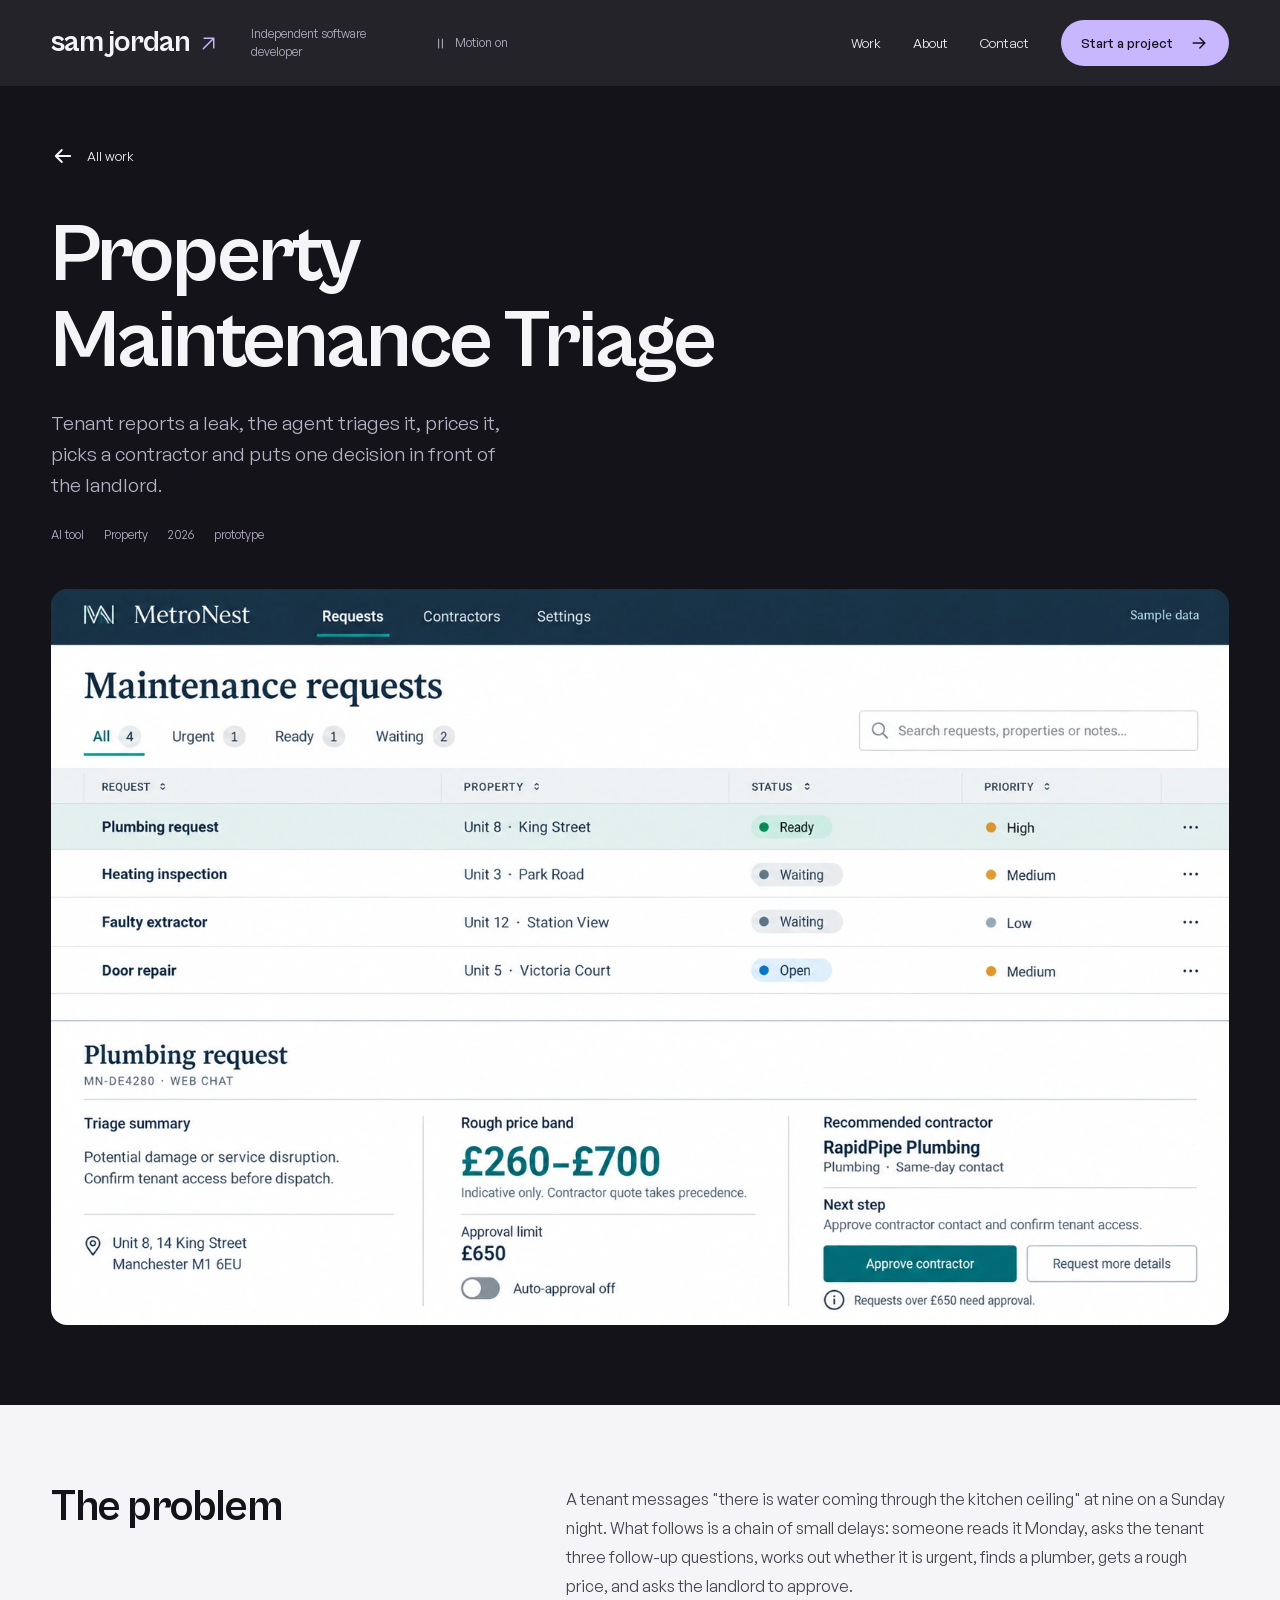
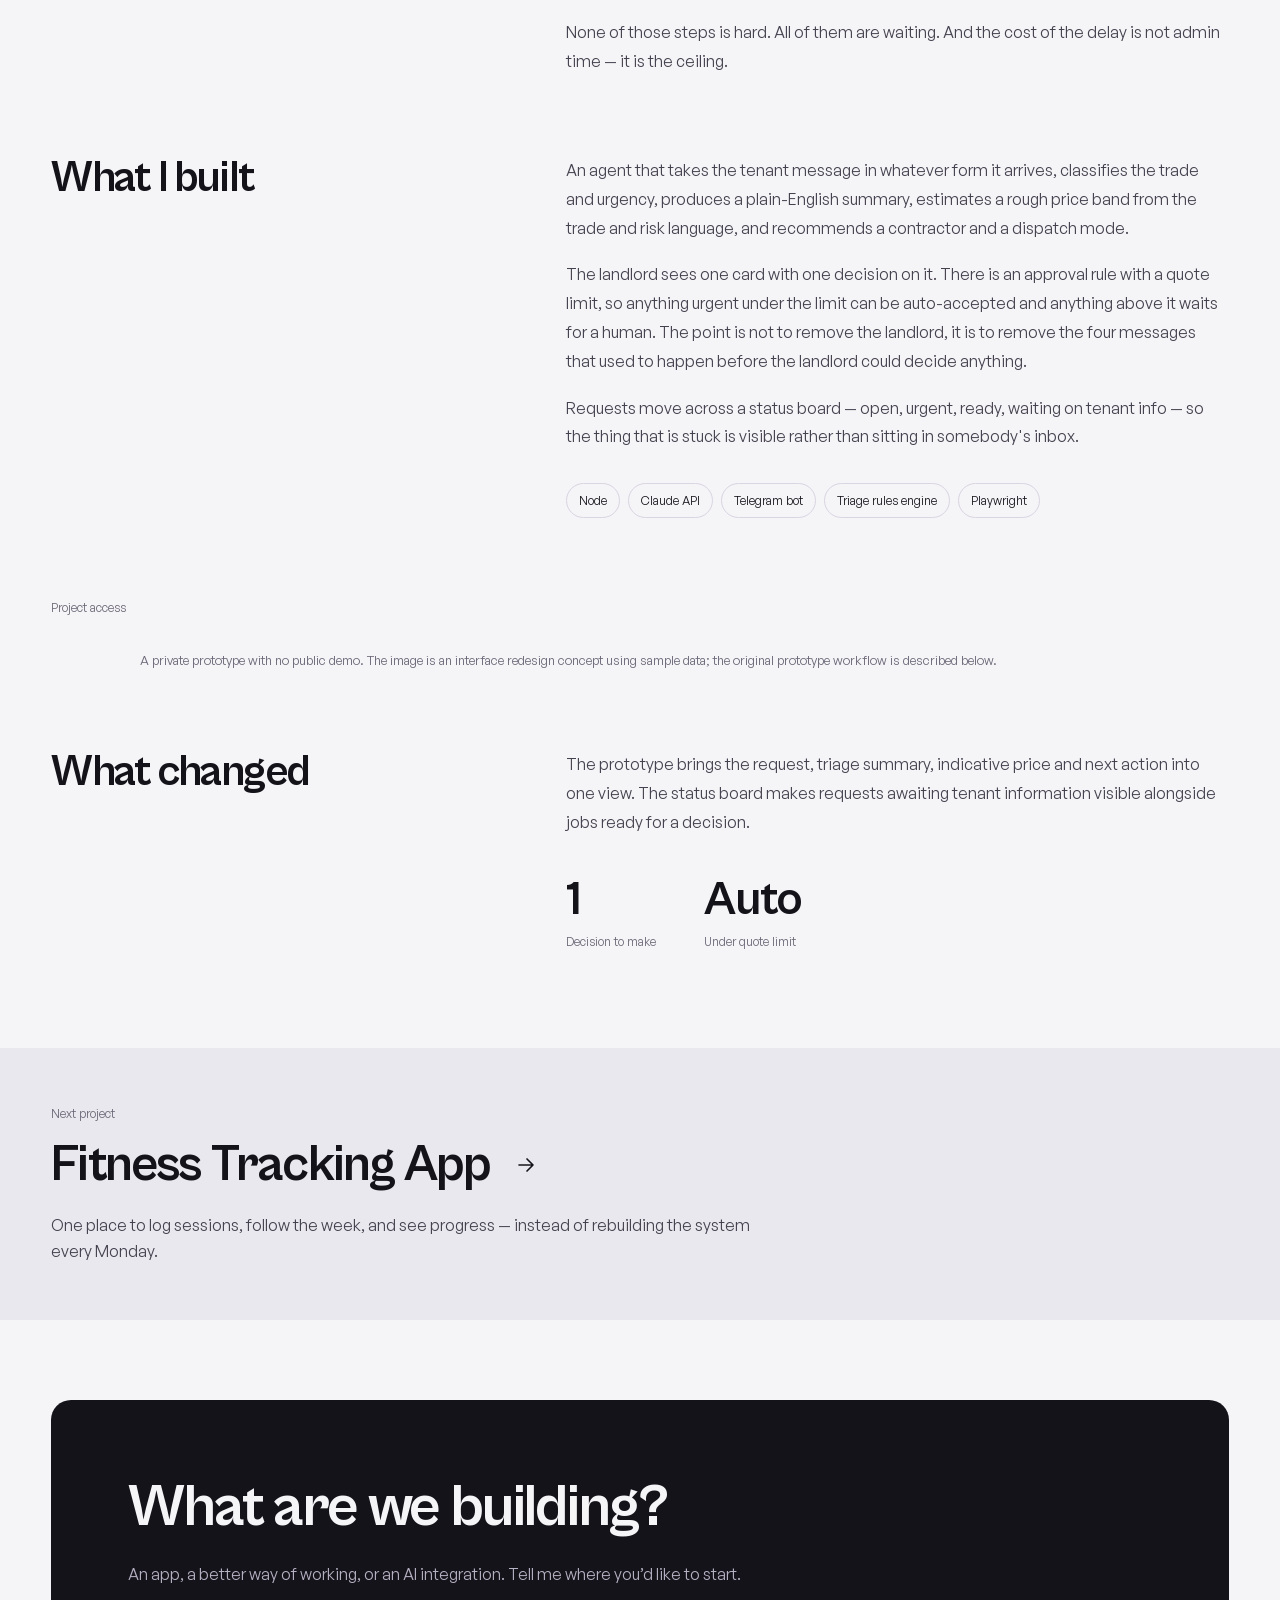
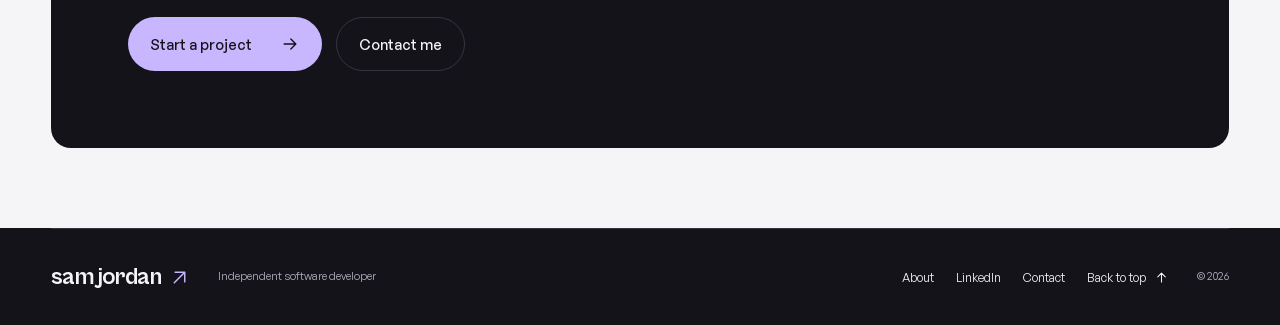
<file: work/maintenance-triage-agent/index.html>
<!doctype html><html lang="en-GB"><head><meta charset="utf-8"><meta name="viewport" content="width=device-width, initial-scale=1"><title>Property Maintenance Triage — Sam Jordan</title><meta name="description" content="Tenant reports a leak, the agent triages it, prices it, picks a contractor and puts one decision in front of the landlord."><link rel="canonical" href="https://samjordanco.com/work/maintenance-triage-agent/"><meta property="og:type" content="article"><meta property="og:url" content="https://samjordanco.com/work/maintenance-triage-agent/"><meta property="og:title" content="Property Maintenance Triage — Sam Jordan"><meta property="og:description" content="Tenant reports a leak, the agent triages it, prices it, picks a contractor and puts one decision in front of the landlord."><meta property="og:image" content="https://samjordanco.com/og/maintenance-triage-agent.png"><meta name="twitter:card" content="summary_large_image"><link rel="icon" href="/favicon.svg"><link rel="preload" href="/fonts/cabinet-grotesk-700.woff2" as="font" type="font/woff2" crossorigin><link rel="preload" href="/fonts/general-sans-400.woff2" as="font" type="font/woff2" crossorigin>  <script type="module" crossorigin src="/assets/main-D6o_DYf5.js"></script>
  <link rel="stylesheet" crossorigin href="/assets/main-Ba3mKNHi.css">
</head><body><a class="skip-link" href="#main">Skip to content</a><header class="site-header"><nav class="nav container" aria-label="Main">
<a class="brand" href="/" aria-label="Sam Jordan, home">sam jordan<svg class="brand-arrow" viewBox="0 0 24 24" aria-hidden="true"><path d="M6 18 18 6H7m11 0v11"/></svg></a>
<span class="nav-role">Independent software developer</span>
<button class="motion-toggle" type="button" data-motion-toggle aria-pressed="true" aria-label="Pause animated background and scroll effects"><svg viewBox="0 0 24 24" aria-hidden="true"><path class="motion-pause" d="M9 5v14M15 5v14"/><path class="motion-play" d="m8 5 11 7-11 7Z"/></svg><span>Motion on</span></button><div class="nav-links"><a href="/work/">Work</a><a href="/about/">About</a><button type="button" class="nav-contact" data-contact-trigger popovertarget="contact-popover">Contact</button></div>
<a class="button button--small button--lime" href="/start-project/">Start a project <svg viewBox="0 0 24 24" aria-hidden="true"><path d="M5 12h14m-6-6 6 6-6 6"/></svg></a>
</nav></header><main id="main"><section class="cs-hero" data-chapter="dark">
  <div class="container">
    <a class="cs-back" href="/work/"><svg viewBox="0 0 20 20" fill="none" aria-hidden="true"><path d="M16 10H4M9 5l-5 5 5 5" stroke="currentColor" stroke-width="1.6" stroke-linecap="round" stroke-linejoin="round"/></svg> All work</a>
    
    <h1 data-reveal="chars" data-split="words">Property Maintenance Triage</h1>
    <p class="cs-hero__tagline" data-reveal="fade">Tenant reports a leak, the agent triages it, prices it, picks a contractor and puts one decision in front of the landlord.</p>
    <div class="cs-hero__meta">
      <span class="label label--bare">AI tool</span>
      <span class="label label--bare">Property</span>
      <span class="label label--bare">2026</span>
      <span class="label label--bare">prototype</span>
    </div>
    <div class="cs-hero__media" data-reveal="wipe"><picture>
  <img src="/studio-media/maintenance-concept-v3.webp" alt="Maintenance request queue and approval detail — interface redesign concept with sample data" width="1600" height="1001" loading="eager" decoding="async" class="">
</picture></div>
  </div>
</section>

<section class="cs-section">
  <div class="container cs-grid">
    <h2 data-reveal="rise">The problem</h2>
    <div class="cs-body" data-reveal="fade"><p>A tenant messages &quot;there is water coming through the kitchen ceiling&quot; at nine on a Sunday night. What follows is a chain of small delays: someone reads it Monday, asks the tenant three follow-up questions, works out whether it is urgent, finds a plumber, gets a rough price, and asks the landlord to approve.</p>
<p>None of those steps is hard. All of them are waiting. And the cost of the delay is not admin time — it is the ceiling.</p></div>
  </div>
</section>

<section class="cs-section" style="padding-top: 0">
  <div class="container cs-grid">
    <h2 data-reveal="rise">What I built</h2>
    <div class="cs-body" data-reveal="fade">
      
      <p>An agent that takes the tenant message in whatever form it arrives, classifies the trade and urgency, produces a plain-English summary, estimates a rough price band from the trade and risk language, and recommends a contractor and a dispatch mode.</p>
<p>The landlord sees one card with one decision on it. There is an approval rule with a quote limit, so anything urgent under the limit can be auto-accepted and anything above it waits for a human. The point is not to remove the landlord, it is to remove the four messages that used to happen before the landlord could decide anything.</p>
<p>Requests move across a status board — open, urgent, ready, waiting on tenant info — so the thing that is stuck is visible rather than sitting in somebody&#39;s inbox.</p>
      
      <div class="skill-list" style="margin-top: var(--s6)"><span class="chip">Node</span>
<span class="chip">Claude API</span>
<span class="chip">Telegram bot</span>
<span class="chip">Triage rules engine</span>
<span class="chip">Playwright</span></div>
    </div>
  </div>
</section>



<section class="cs-section" style="padding-top: 0">
  <div class="container">
    <p class="label" data-reveal="fade" style="margin-bottom: var(--s6)">Project access</p>
    <p class="demo-note">A private prototype with no public demo. The image is an interface redesign concept using sample data; the original prototype workflow is described below.</p>
  </div>
</section>

<section class="cs-section" style="padding-top: 0">
  <div class="container cs-grid">
    <h2 data-reveal="rise">What changed</h2>
    <div class="cs-body" data-reveal="fade">
      <p>The prototype brings the request, triage summary, indicative price and next action into one view. The status board makes requests awaiting tenant information visible alongside jobs ready for a decision.</p>
      
      <dl class="metrics" data-reveal="stagger">
  <div class="metric">
    <dt>Decision to make</dt>
    <dd>1</dd>
  </div>
  <div class="metric">
    <dt>Under quote limit</dt>
    <dd>Auto</dd>
  </div>
</dl>
    </div>
  </div>
</section>

<a class="cs-next" href="/work/fitness-tracking-app/" data-cursor="view">
  <div class="container cs-next__inner">
    <p class="label">Next project</p>
    <h2>Fitness Tracking App <svg viewBox="0 0 24 24" aria-hidden="true"><path d="M5 12h14m-6-6 6 6-6 6"/></svg></h2>
    <p class="lede">One place to log sessions, follow the week, and see progress — instead of rebuilding the system every Monday.</p>
  </div>
</a>

<section class="chapter"><div class="container"><div class="contact-card"><h2>What are we building?</h2><p class="lede">An app, a better way of working, or an AI integration. Tell me where you’d like to start.</p><div class="contact-actions"><a class="button button--lime" href="/start-project/">Start a project <svg viewBox="0 0 24 24" aria-hidden="true"><path d="M5 12h14m-6-6 6 6-6 6"/></svg></a><button type="button" class="button button--ghost" data-contact-trigger popovertarget="contact-popover">Contact me</button></div></div></div></section></main><footer class="footer"><div class="container footer-inner"><a class="brand" href="/">sam jordan<svg class="brand-arrow" viewBox="0 0 24 24" aria-hidden="true"><path d="M6 18 18 6H7m11 0v11"/></svg></a><span>Independent software developer</span><div><a href="/about/">About</a><a href="https://www.linkedin.com/in/samjordanai/" target="_blank" rel="noopener noreferrer">LinkedIn</a><button type="button" data-contact-trigger popovertarget="contact-popover">Contact</button><a href="/#main">Back to top <svg viewBox="0 0 24 24" aria-hidden="true"><path d="M12 19V5m-6 6 6-6 6 6"/></svg></a></div><span>© 2026</span></div></footer><aside id="contact-popover" class="contact-popover" popover="auto" aria-label="Contact Sam">
  <div class="contact-popover-heading"><span>A direct line to Sam.</span><button type="button" popovertarget="contact-popover" popovertargetaction="hide" aria-label="Close contact options"><svg viewBox="0 0 24 24" aria-hidden="true"><path d="m6 6 12 12M6 18 18 6"/></svg></button></div>
  <a href="mailto:contact@samjordanco.com"><svg viewBox="0 0 24 24" aria-hidden="true"><rect x="3" y="5" width="18" height="14" rx="3"/><path d="m4 7 8 6 8-6"/></svg><span><strong>Email</strong><small>Open your email app</small></span><svg class="contact-action-arrow" viewBox="0 0 24 24" aria-hidden="true"><path d="M6 18 18 6H7m11 0v11"/></svg></a>
  <a href="tel:+447376226452"><svg viewBox="0 0 24 24" aria-hidden="true"><path d="M7 3H4a1 1 0 0 0-1 1c0 9.4 7.6 17 17 17a1 1 0 0 0 1-1v-3l-5-2-2 2a15 15 0 0 1-7-7l2-2-2-5Z"/></svg><span><strong>Call</strong><small>Start a conversation</small></span><svg class="contact-action-arrow" viewBox="0 0 24 24" aria-hidden="true"><path d="M6 18 18 6H7m11 0v11"/></svg></a>
  </aside></body></html>
</file>
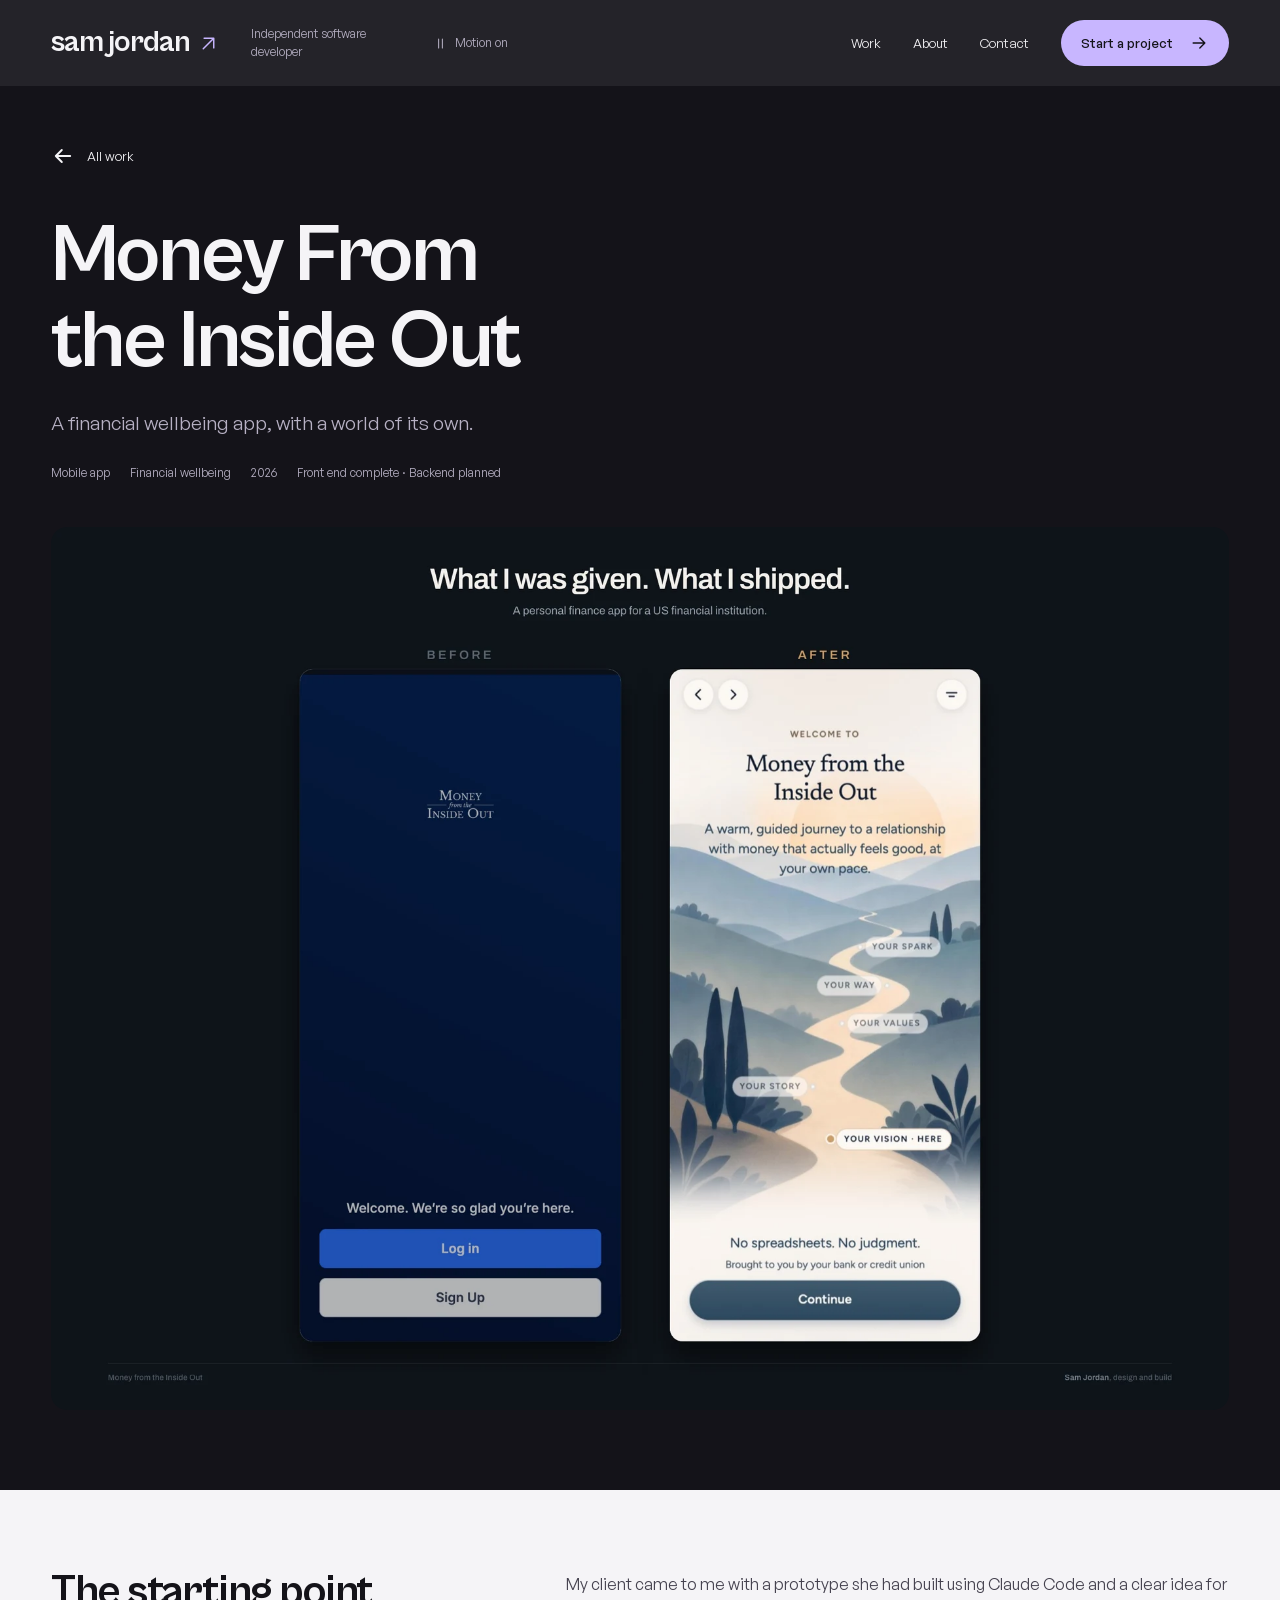
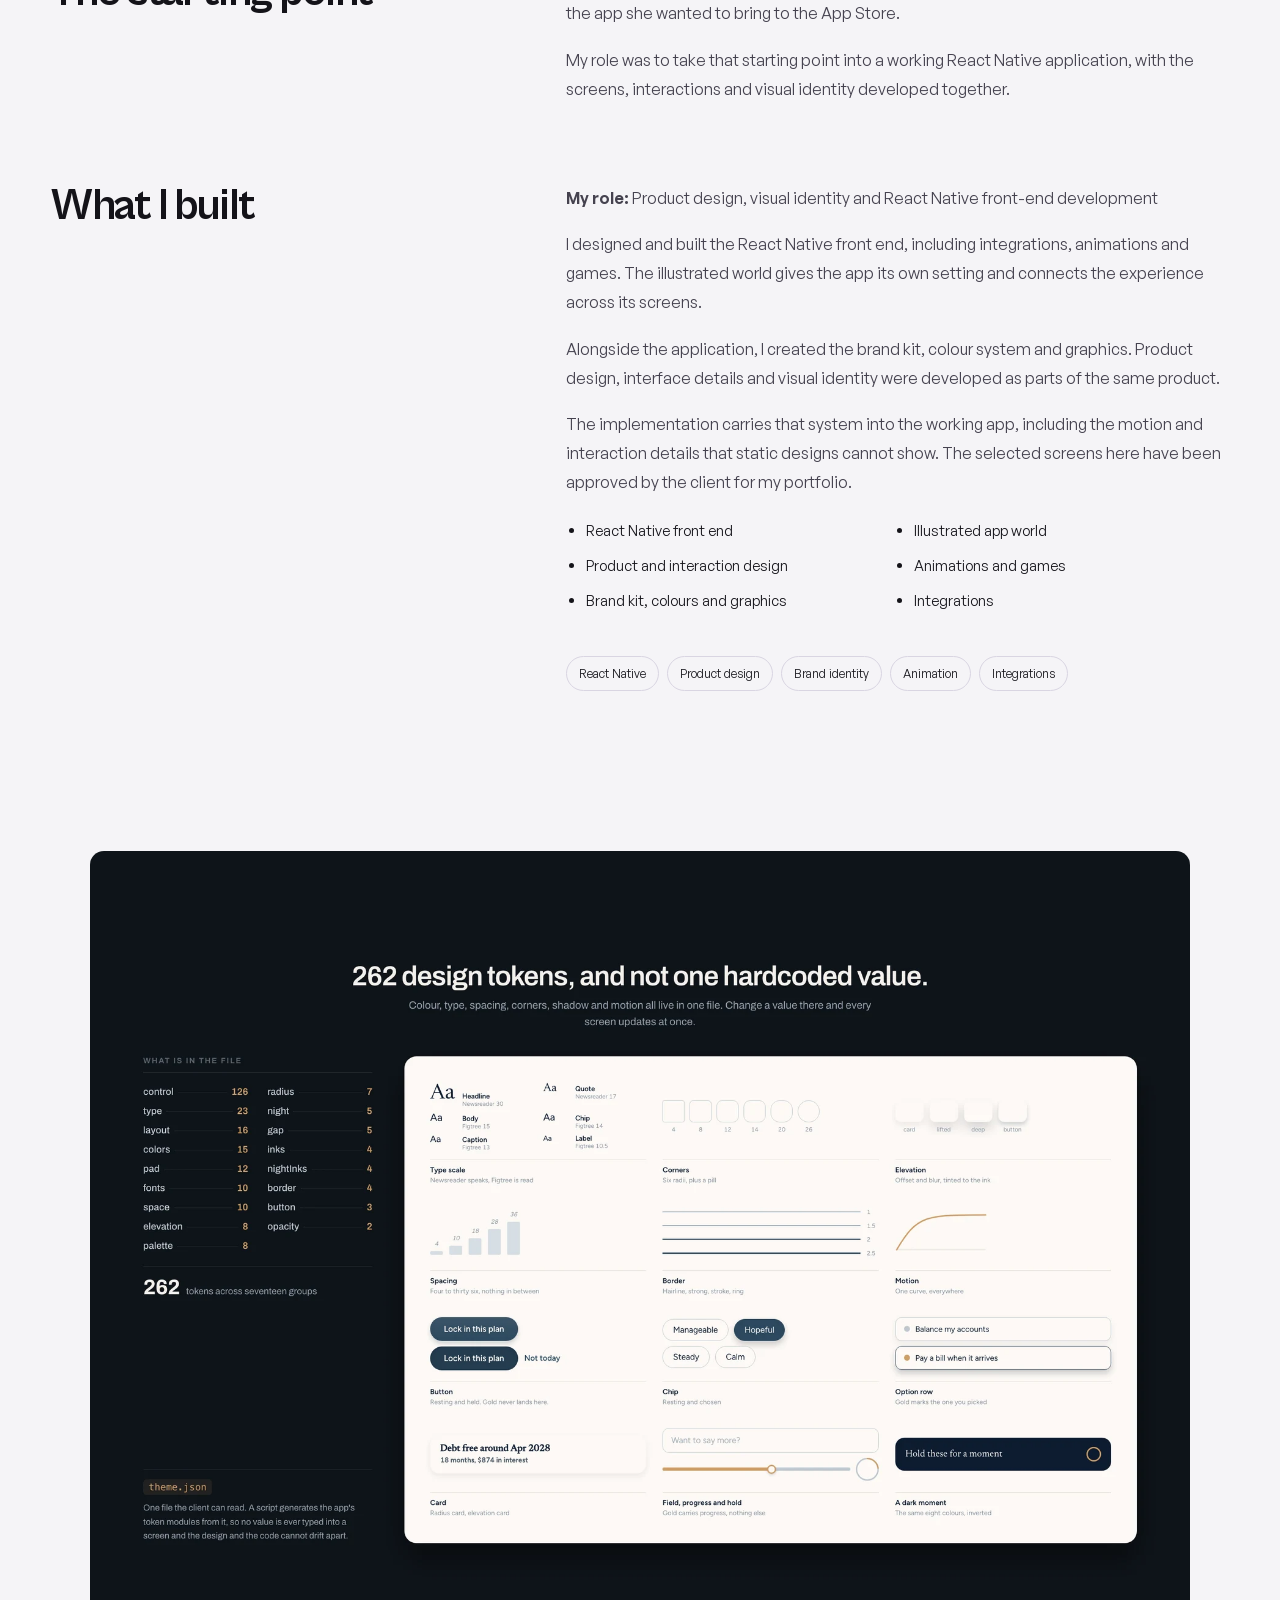
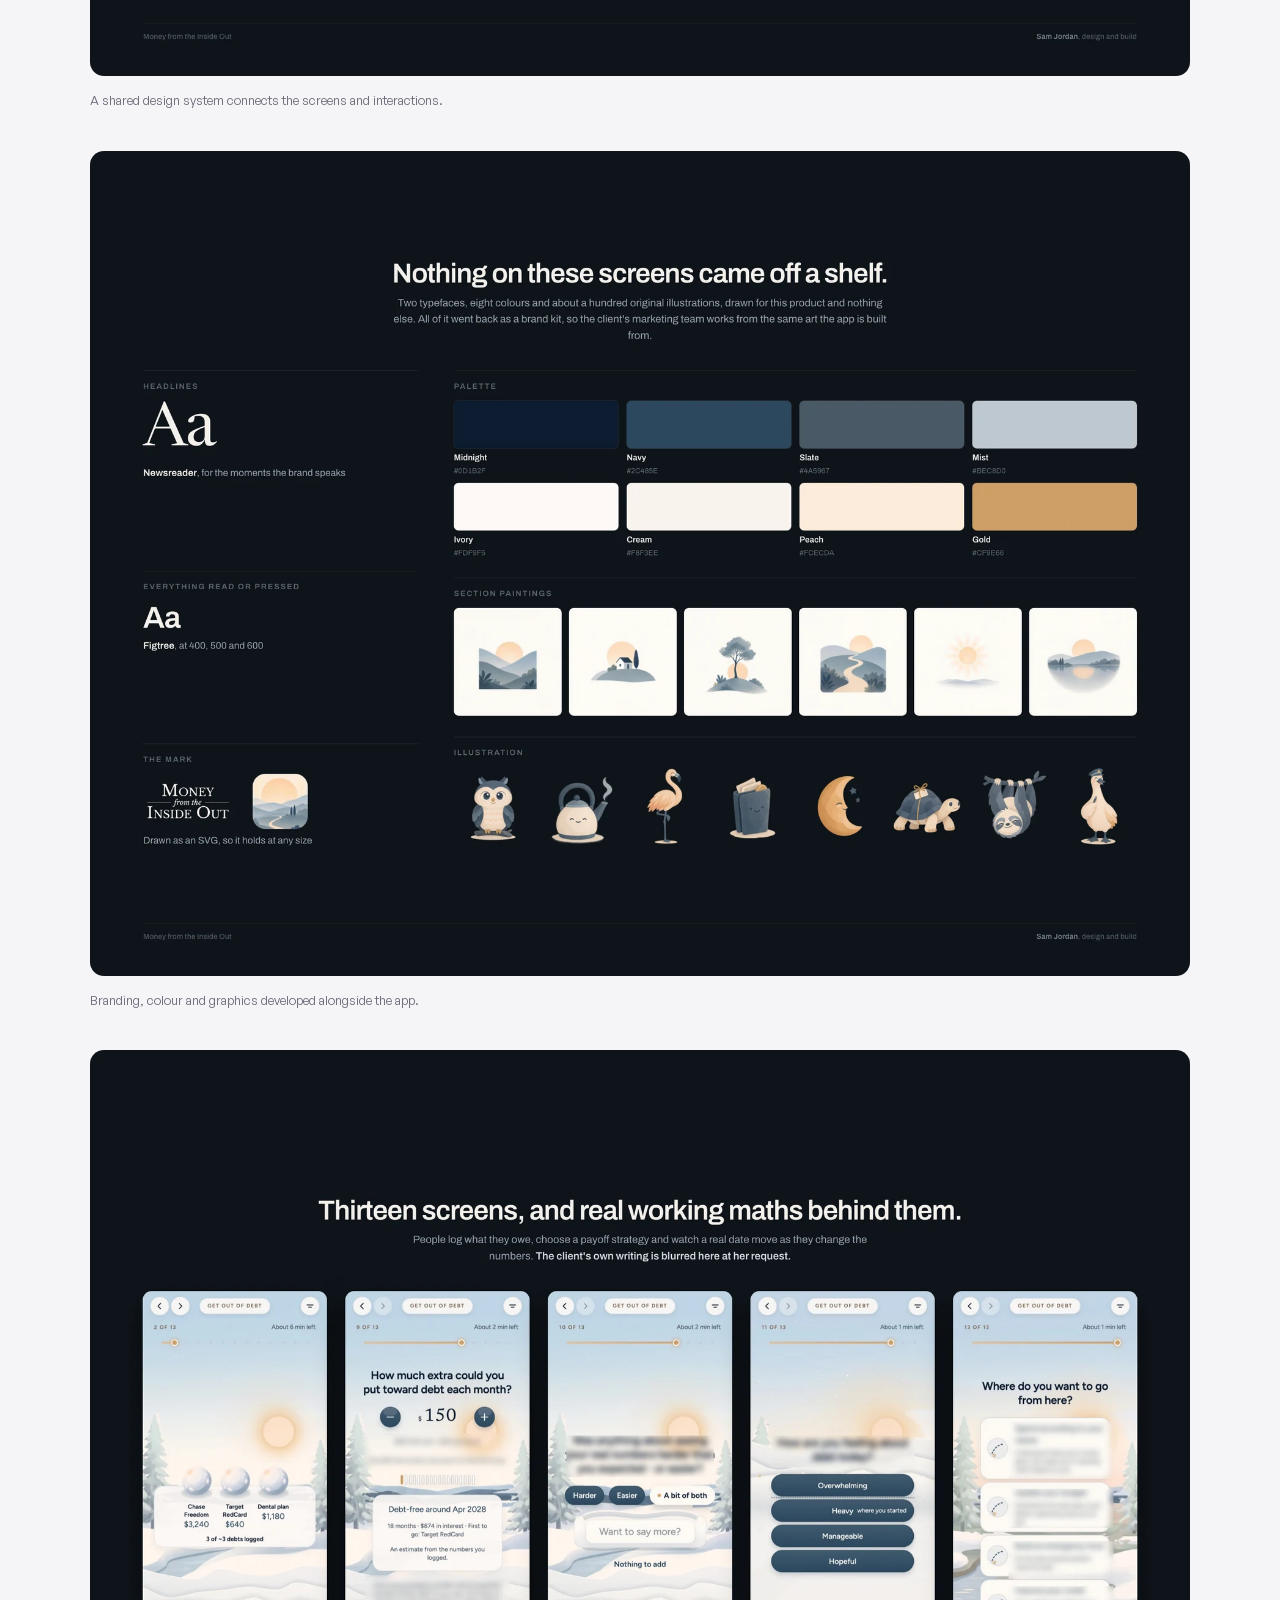
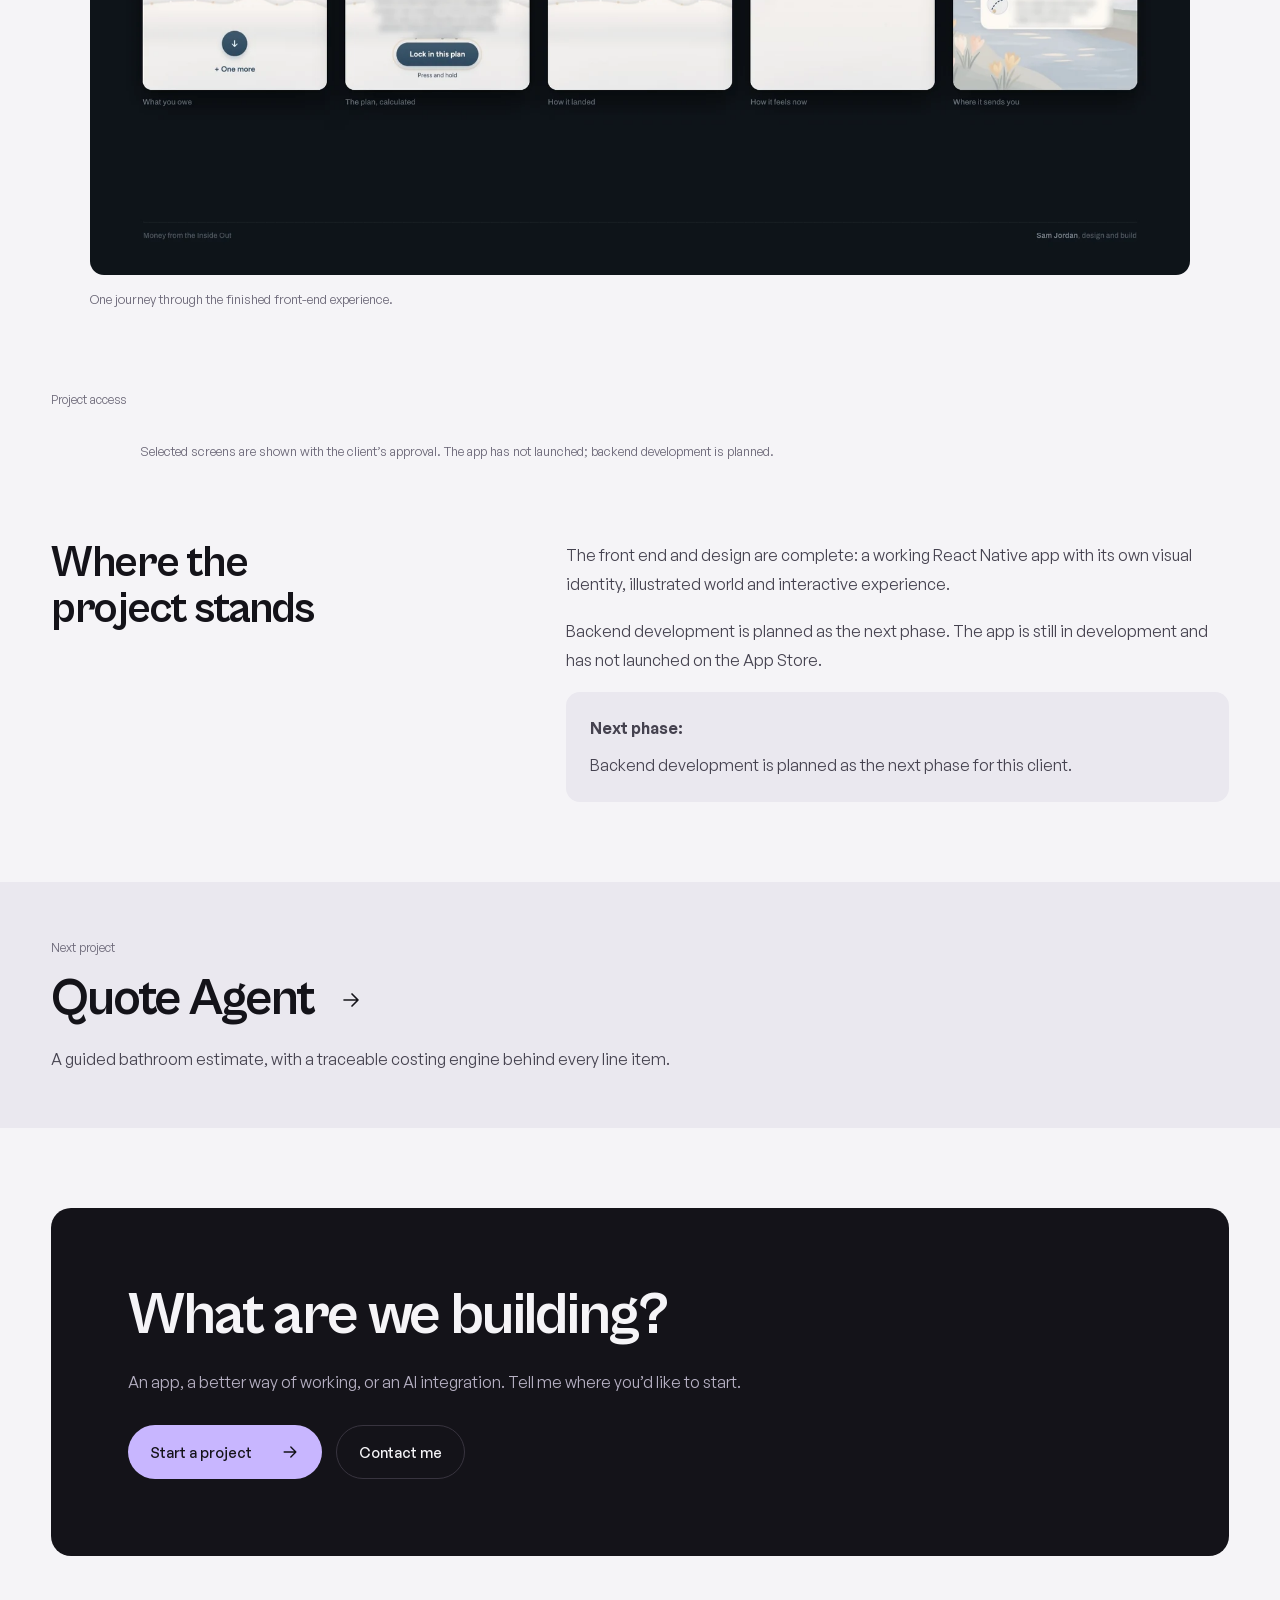
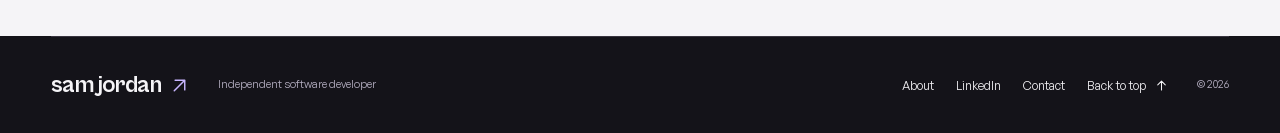
<file: work/money-from-the-inside-out/index.html>
<!doctype html><html lang="en-GB"><head><meta charset="utf-8"><meta name="viewport" content="width=device-width, initial-scale=1"><title>Money From the Inside Out — Sam Jordan</title><meta name="description" content="A financial wellbeing app, with a world of its own."><link rel="canonical" href="https://samjordanco.com/work/money-from-the-inside-out/"><meta property="og:type" content="article"><meta property="og:url" content="https://samjordanco.com/work/money-from-the-inside-out/"><meta property="og:title" content="Money From the Inside Out — Sam Jordan"><meta property="og:description" content="A financial wellbeing app, with a world of its own."><meta property="og:image" content="https://samjordanco.com/og/money-from-the-inside-out.png"><meta name="twitter:card" content="summary_large_image"><link rel="icon" href="/favicon.svg"><link rel="preload" href="/fonts/cabinet-grotesk-700.woff2" as="font" type="font/woff2" crossorigin><link rel="preload" href="/fonts/general-sans-400.woff2" as="font" type="font/woff2" crossorigin>  <script type="module" crossorigin src="/assets/main-D6o_DYf5.js"></script>
  <link rel="stylesheet" crossorigin href="/assets/main-Ba3mKNHi.css">
</head><body><a class="skip-link" href="#main">Skip to content</a><header class="site-header"><nav class="nav container" aria-label="Main">
<a class="brand" href="/" aria-label="Sam Jordan, home">sam jordan<svg class="brand-arrow" viewBox="0 0 24 24" aria-hidden="true"><path d="M6 18 18 6H7m11 0v11"/></svg></a>
<span class="nav-role">Independent software developer</span>
<button class="motion-toggle" type="button" data-motion-toggle aria-pressed="true" aria-label="Pause animated background and scroll effects"><svg viewBox="0 0 24 24" aria-hidden="true"><path class="motion-pause" d="M9 5v14M15 5v14"/><path class="motion-play" d="m8 5 11 7-11 7Z"/></svg><span>Motion on</span></button><div class="nav-links"><a href="/work/">Work</a><a href="/about/">About</a><button type="button" class="nav-contact" data-contact-trigger popovertarget="contact-popover">Contact</button></div>
<a class="button button--small button--lime" href="/start-project/">Start a project <svg viewBox="0 0 24 24" aria-hidden="true"><path d="M5 12h14m-6-6 6 6-6 6"/></svg></a>
</nav></header><main id="main"><section class="cs-hero" data-chapter="dark">
  <div class="container">
    <a class="cs-back" href="/work/"><svg viewBox="0 0 20 20" fill="none" aria-hidden="true"><path d="M16 10H4M9 5l-5 5 5 5" stroke="currentColor" stroke-width="1.6" stroke-linecap="round" stroke-linejoin="round"/></svg> All work</a>
    
    <h1 data-reveal="chars" data-split="words">Money From the Inside Out</h1>
    <p class="cs-hero__tagline" data-reveal="fade">A financial wellbeing app, with a world of its own.</p>
    <div class="cs-hero__meta">
      <span class="label label--bare">Mobile app</span>
      <span class="label label--bare">Financial wellbeing</span>
      <span class="label label--bare">2026</span>
      <span class="label label--bare">Front end complete · Backend planned</span>
    </div>
    <div class="cs-hero__media" data-reveal="wipe"><picture>
  <img src="/studio-media/mfio-before-after.webp" alt="Client-approved before-and-after comparison of the original prototype and the React Native front-end redesign" width="1600" height="1200" loading="eager" decoding="async" class="">
</picture></div>
  </div>
</section>

<section class="cs-section">
  <div class="container cs-grid">
    <h2 data-reveal="rise">The starting point</h2>
    <div class="cs-body" data-reveal="fade"><p>My client came to me with a prototype she had built using Claude Code and a clear idea for the app she wanted to bring to the App Store.</p>
<p>My role was to take that starting point into a working React Native application, with the screens, interactions and visual identity developed together.</p></div>
  </div>
</section>

<section class="cs-section" style="padding-top: 0">
  <div class="container cs-grid">
    <h2 data-reveal="rise">What I built</h2>
    <div class="cs-body" data-reveal="fade">
      <p class="project-role"><strong>My role:</strong> Product design, visual identity and React Native front-end development</p>
      <p>I designed and built the React Native front end, including integrations, animations and games. The illustrated world gives the app its own setting and connects the experience across its screens.</p>
<p>Alongside the application, I created the brand kit, colour system and graphics. Product design, interface details and visual identity were developed as parts of the same product.</p>
<p>The implementation carries that system into the working app, including the motion and interaction details that static designs cannot show. The selected screens here have been approved by the client for my portfolio.</p>
      <ul class="scope-list"><li>React Native front end</li><li>Product and interaction design</li><li>Brand kit, colours and graphics</li><li>Illustrated app world</li><li>Animations and games</li><li>Integrations</li></ul>
      <div class="skill-list" style="margin-top: var(--s6)"><span class="chip">React Native</span>
<span class="chip">Product design</span>
<span class="chip">Brand identity</span>
<span class="chip">Animation</span>
<span class="chip">Integrations</span></div>
    </div>
  </div>
</section>

<section class="cs-section">
  <div class="container">
    <div class="cs-gallery" data-reveal="stagger">
      <figure class="cs-shot">
        <picture>
  <img src="/studio-media/mfio-system.webp" alt="Money From the Inside Out design system and interface components" width="1600" height="1200" loading="lazy" decoding="async" class="">
</picture>
        <figcaption>A shared design system connects the screens and interactions.</figcaption>
      </figure>
      <figure class="cs-shot">
        <picture>
  <img src="/studio-media/mfio-brand.webp" alt="Money From the Inside Out visual identity, colour palette and illustrated graphics" width="1600" height="1200" loading="lazy" decoding="async" class="">
</picture>
        <figcaption>Branding, colour and graphics developed alongside the app.</figcaption>
      </figure>
      <figure class="cs-shot">
        <picture>
  <img src="/studio-media/mfio-journey.webp" alt="A client-approved sequence of Money From the Inside Out screens showing one app journey" width="1600" height="1200" loading="lazy" decoding="async" class="">
</picture>
        <figcaption>One journey through the finished front-end experience.</figcaption>
      </figure>
    </div>
  </div>
</section>

<section class="cs-section" style="padding-top: 0">
  <div class="container">
    <p class="label" data-reveal="fade" style="margin-bottom: var(--s6)">Project access</p>
    <p class="demo-note">Selected screens are shown with the client’s approval. The app has not launched; backend development is planned.</p>
  </div>
</section>

<section class="cs-section" style="padding-top: 0">
  <div class="container cs-grid">
    <h2 data-reveal="rise">Where the project stands</h2>
    <div class="cs-body" data-reveal="fade">
      <p>The front end and design are complete: a working React Native app with its own visual identity, illustrated world and interactive experience.</p>
<p>Backend development is planned as the next phase. The app is still in development and has not launched on the App Store.</p>
      <p class="phase-note"><strong>Next phase:</strong> Backend development is planned as the next phase for this client.</p>
      
    </div>
  </div>
</section>

<a class="cs-next" href="/work/quote-agent/" data-cursor="view">
  <div class="container cs-next__inner">
    <p class="label">Next project</p>
    <h2>Quote Agent <svg viewBox="0 0 24 24" aria-hidden="true"><path d="M5 12h14m-6-6 6 6-6 6"/></svg></h2>
    <p class="lede">A guided bathroom estimate, with a traceable costing engine behind every line item.</p>
  </div>
</a>

<section class="chapter"><div class="container"><div class="contact-card"><h2>What are we building?</h2><p class="lede">An app, a better way of working, or an AI integration. Tell me where you’d like to start.</p><div class="contact-actions"><a class="button button--lime" href="/start-project/">Start a project <svg viewBox="0 0 24 24" aria-hidden="true"><path d="M5 12h14m-6-6 6 6-6 6"/></svg></a><button type="button" class="button button--ghost" data-contact-trigger popovertarget="contact-popover">Contact me</button></div></div></div></section></main><footer class="footer"><div class="container footer-inner"><a class="brand" href="/">sam jordan<svg class="brand-arrow" viewBox="0 0 24 24" aria-hidden="true"><path d="M6 18 18 6H7m11 0v11"/></svg></a><span>Independent software developer</span><div><a href="/about/">About</a><a href="https://www.linkedin.com/in/samjordanai/" target="_blank" rel="noopener noreferrer">LinkedIn</a><button type="button" data-contact-trigger popovertarget="contact-popover">Contact</button><a href="/#main">Back to top <svg viewBox="0 0 24 24" aria-hidden="true"><path d="M12 19V5m-6 6 6-6 6 6"/></svg></a></div><span>© 2026</span></div></footer><aside id="contact-popover" class="contact-popover" popover="auto" aria-label="Contact Sam">
  <div class="contact-popover-heading"><span>A direct line to Sam.</span><button type="button" popovertarget="contact-popover" popovertargetaction="hide" aria-label="Close contact options"><svg viewBox="0 0 24 24" aria-hidden="true"><path d="m6 6 12 12M6 18 18 6"/></svg></button></div>
  <a href="mailto:contact@samjordanco.com"><svg viewBox="0 0 24 24" aria-hidden="true"><rect x="3" y="5" width="18" height="14" rx="3"/><path d="m4 7 8 6 8-6"/></svg><span><strong>Email</strong><small>Open your email app</small></span><svg class="contact-action-arrow" viewBox="0 0 24 24" aria-hidden="true"><path d="M6 18 18 6H7m11 0v11"/></svg></a>
  <a href="tel:+447376226452"><svg viewBox="0 0 24 24" aria-hidden="true"><path d="M7 3H4a1 1 0 0 0-1 1c0 9.4 7.6 17 17 17a1 1 0 0 0 1-1v-3l-5-2-2 2a15 15 0 0 1-7-7l2-2-2-5Z"/></svg><span><strong>Call</strong><small>Start a conversation</small></span><svg class="contact-action-arrow" viewBox="0 0 24 24" aria-hidden="true"><path d="M6 18 18 6H7m11 0v11"/></svg></a>
  </aside></body></html>
</file>
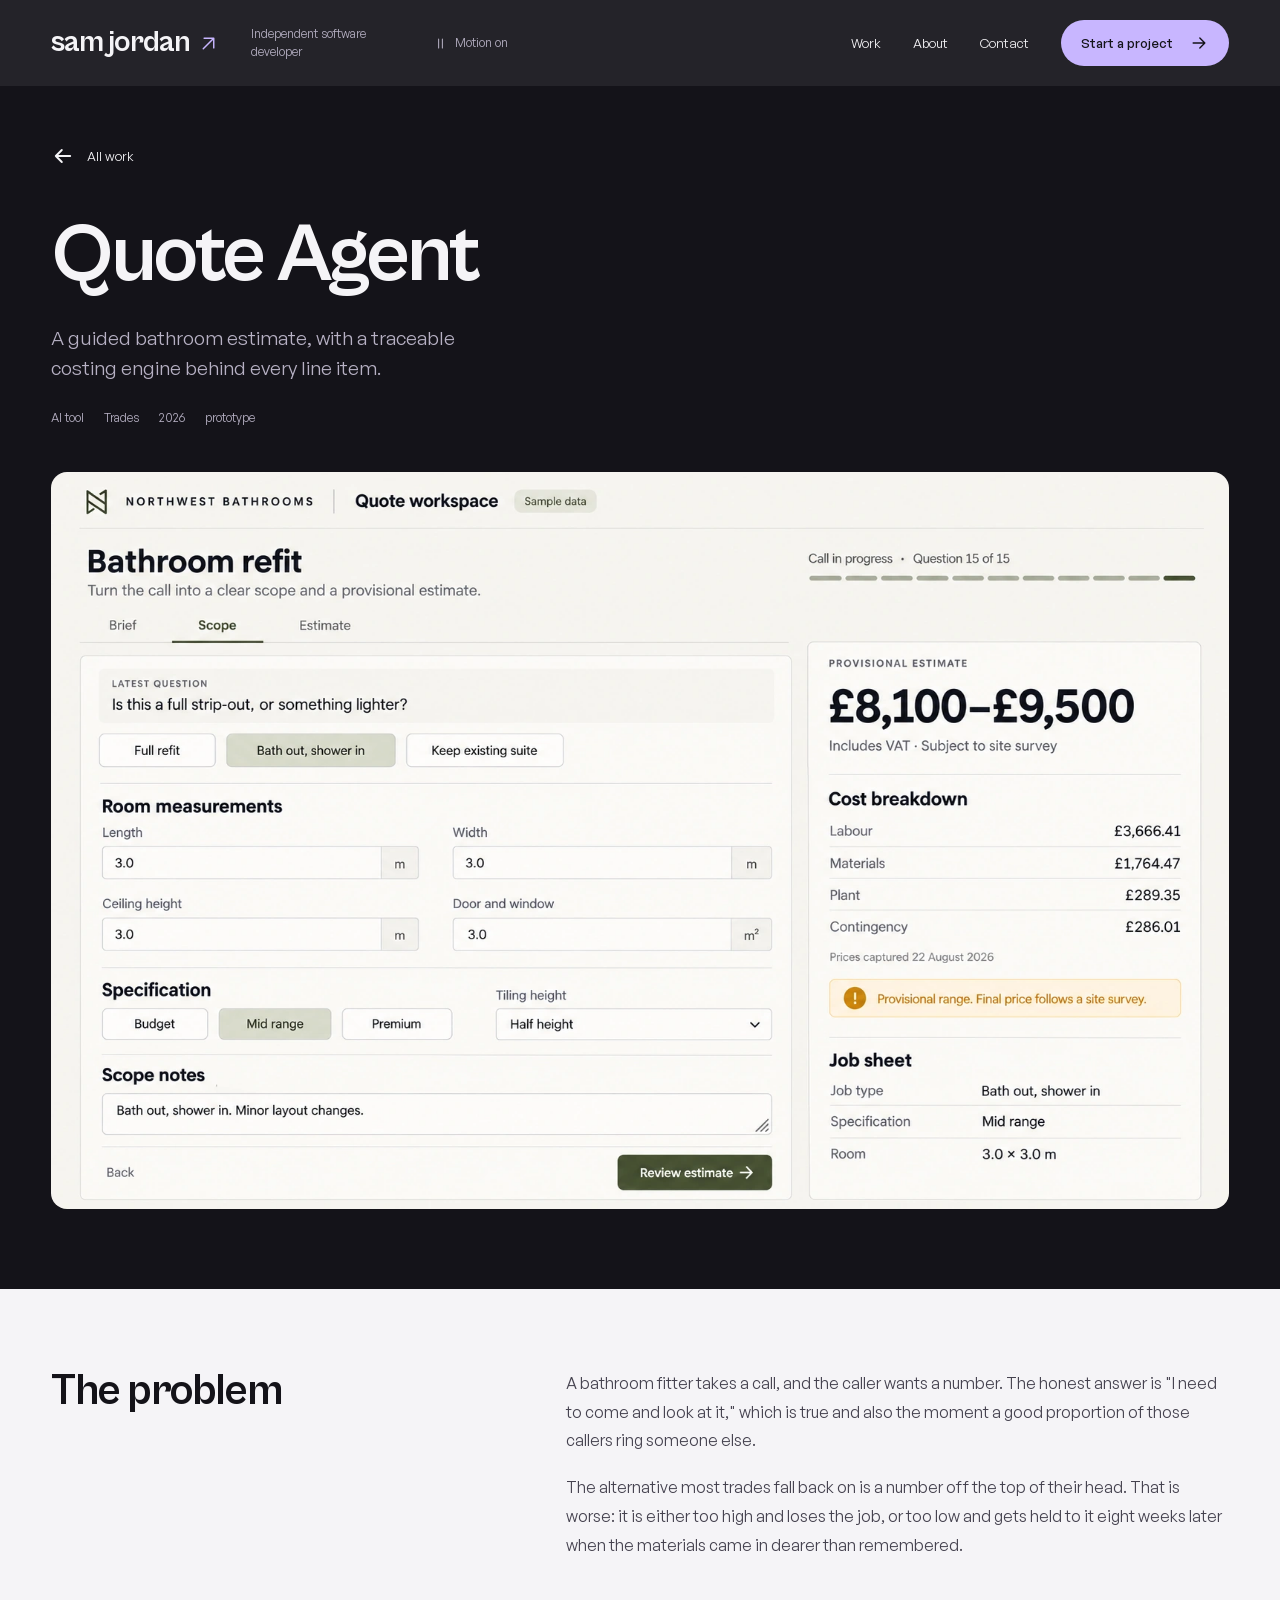
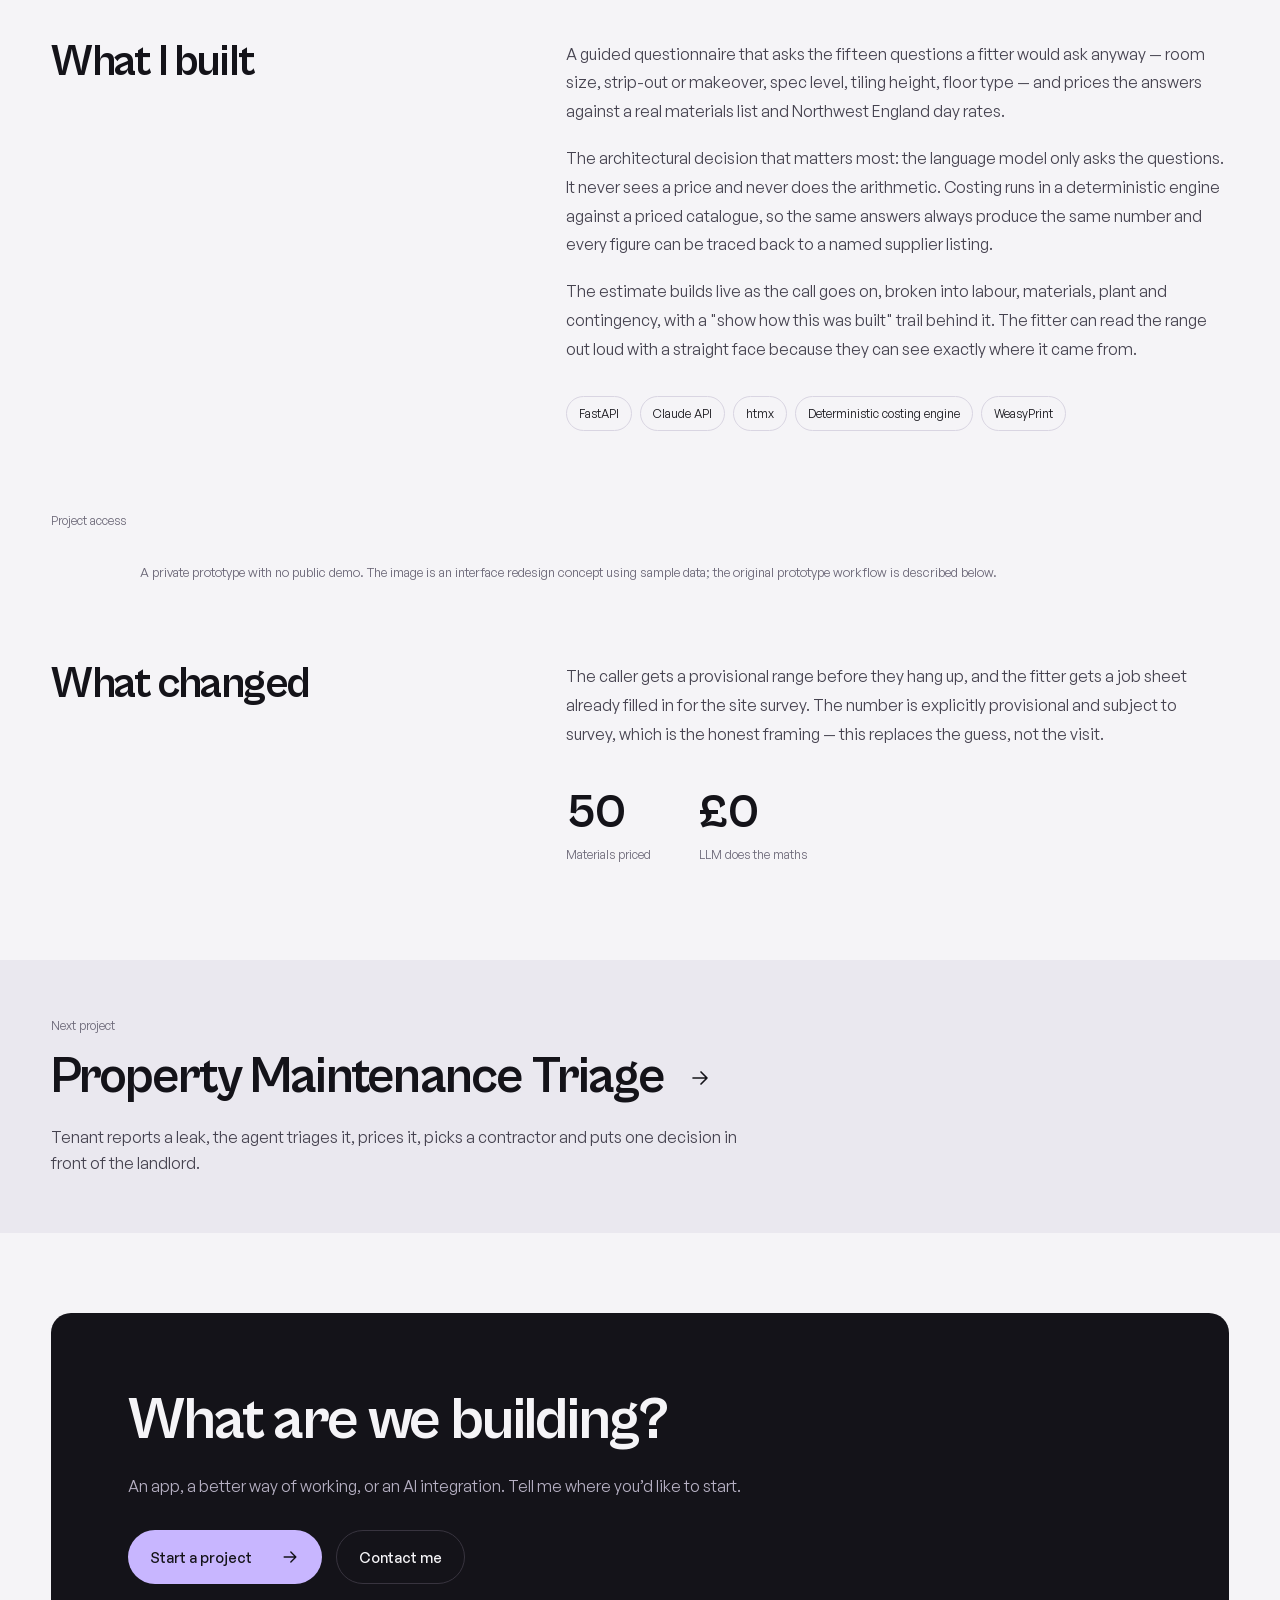
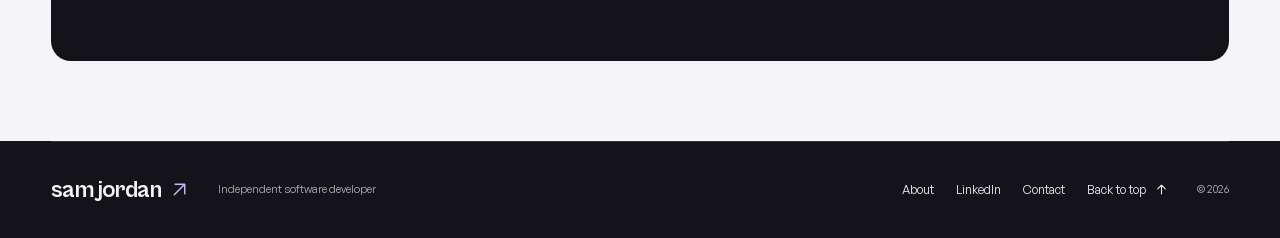
<file: work/quote-agent/index.html>
<!doctype html><html lang="en-GB"><head><meta charset="utf-8"><meta name="viewport" content="width=device-width, initial-scale=1"><title>Quote Agent — Sam Jordan</title><meta name="description" content="A guided bathroom estimate, with a traceable costing engine behind every line item."><link rel="canonical" href="https://samjordanco.com/work/quote-agent/"><meta property="og:type" content="article"><meta property="og:url" content="https://samjordanco.com/work/quote-agent/"><meta property="og:title" content="Quote Agent — Sam Jordan"><meta property="og:description" content="A guided bathroom estimate, with a traceable costing engine behind every line item."><meta property="og:image" content="https://samjordanco.com/og/quote-agent.png"><meta name="twitter:card" content="summary_large_image"><link rel="icon" href="/favicon.svg"><link rel="preload" href="/fonts/cabinet-grotesk-700.woff2" as="font" type="font/woff2" crossorigin><link rel="preload" href="/fonts/general-sans-400.woff2" as="font" type="font/woff2" crossorigin>  <script type="module" crossorigin src="/assets/main-D6o_DYf5.js"></script>
  <link rel="stylesheet" crossorigin href="/assets/main-Ba3mKNHi.css">
</head><body><a class="skip-link" href="#main">Skip to content</a><header class="site-header"><nav class="nav container" aria-label="Main">
<a class="brand" href="/" aria-label="Sam Jordan, home">sam jordan<svg class="brand-arrow" viewBox="0 0 24 24" aria-hidden="true"><path d="M6 18 18 6H7m11 0v11"/></svg></a>
<span class="nav-role">Independent software developer</span>
<button class="motion-toggle" type="button" data-motion-toggle aria-pressed="true" aria-label="Pause animated background and scroll effects"><svg viewBox="0 0 24 24" aria-hidden="true"><path class="motion-pause" d="M9 5v14M15 5v14"/><path class="motion-play" d="m8 5 11 7-11 7Z"/></svg><span>Motion on</span></button><div class="nav-links"><a href="/work/">Work</a><a href="/about/">About</a><button type="button" class="nav-contact" data-contact-trigger popovertarget="contact-popover">Contact</button></div>
<a class="button button--small button--lime" href="/start-project/">Start a project <svg viewBox="0 0 24 24" aria-hidden="true"><path d="M5 12h14m-6-6 6 6-6 6"/></svg></a>
</nav></header><main id="main"><section class="cs-hero" data-chapter="dark">
  <div class="container">
    <a class="cs-back" href="/work/"><svg viewBox="0 0 20 20" fill="none" aria-hidden="true"><path d="M16 10H4M9 5l-5 5 5 5" stroke="currentColor" stroke-width="1.6" stroke-linecap="round" stroke-linejoin="round"/></svg> All work</a>
    
    <h1 data-reveal="chars" data-split="words">Quote Agent</h1>
    <p class="cs-hero__tagline" data-reveal="fade">A guided bathroom estimate, with a traceable costing engine behind every line item.</p>
    <div class="cs-hero__meta">
      <span class="label label--bare">AI tool</span>
      <span class="label label--bare">Trades</span>
      <span class="label label--bare">2026</span>
      <span class="label label--bare">prototype</span>
    </div>
    <div class="cs-hero__media" data-reveal="wipe"><picture>
  <img src="/studio-media/quote-concept-v4.webp" alt="Bathroom estimating workspace — interface redesign concept with sample data" width="1600" height="1001" loading="eager" decoding="async" class="">
</picture></div>
  </div>
</section>

<section class="cs-section">
  <div class="container cs-grid">
    <h2 data-reveal="rise">The problem</h2>
    <div class="cs-body" data-reveal="fade"><p>A bathroom fitter takes a call, and the caller wants a number. The honest answer is &quot;I need to come and look at it,&quot; which is true and also the moment a good proportion of those callers ring someone else.</p>
<p>The alternative most trades fall back on is a number off the top of their head. That is worse: it is either too high and loses the job, or too low and gets held to it eight weeks later when the materials came in dearer than remembered.</p></div>
  </div>
</section>

<section class="cs-section" style="padding-top: 0">
  <div class="container cs-grid">
    <h2 data-reveal="rise">What I built</h2>
    <div class="cs-body" data-reveal="fade">
      
      <p>A guided questionnaire that asks the fifteen questions a fitter would ask anyway — room size, strip-out or makeover, spec level, tiling height, floor type — and prices the answers against a real materials list and Northwest England day rates.</p>
<p>The architectural decision that matters most: the language model only asks the questions. It never sees a price and never does the arithmetic. Costing runs in a deterministic engine against a priced catalogue, so the same answers always produce the same number and every figure can be traced back to a named supplier listing.</p>
<p>The estimate builds live as the call goes on, broken into labour, materials, plant and contingency, with a &quot;show how this was built&quot; trail behind it. The fitter can read the range out loud with a straight face because they can see exactly where it came from.</p>
      
      <div class="skill-list" style="margin-top: var(--s6)"><span class="chip">FastAPI</span>
<span class="chip">Claude API</span>
<span class="chip">htmx</span>
<span class="chip">Deterministic costing engine</span>
<span class="chip">WeasyPrint</span></div>
    </div>
  </div>
</section>



<section class="cs-section" style="padding-top: 0">
  <div class="container">
    <p class="label" data-reveal="fade" style="margin-bottom: var(--s6)">Project access</p>
    <p class="demo-note">A private prototype with no public demo. The image is an interface redesign concept using sample data; the original prototype workflow is described below.</p>
  </div>
</section>

<section class="cs-section" style="padding-top: 0">
  <div class="container cs-grid">
    <h2 data-reveal="rise">What changed</h2>
    <div class="cs-body" data-reveal="fade">
      <p>The caller gets a provisional range before they hang up, and the fitter gets a job sheet already filled in for the site survey. The number is explicitly provisional and subject to survey, which is the honest framing — this replaces the guess, not the visit.</p>
      
      <dl class="metrics" data-reveal="stagger">
  <div class="metric">
    <dt>Materials priced</dt>
    <dd>50</dd>
  </div>
  <div class="metric">
    <dt>LLM does the maths</dt>
    <dd>£0</dd>
  </div>
</dl>
    </div>
  </div>
</section>

<a class="cs-next" href="/work/maintenance-triage-agent/" data-cursor="view">
  <div class="container cs-next__inner">
    <p class="label">Next project</p>
    <h2>Property Maintenance Triage <svg viewBox="0 0 24 24" aria-hidden="true"><path d="M5 12h14m-6-6 6 6-6 6"/></svg></h2>
    <p class="lede">Tenant reports a leak, the agent triages it, prices it, picks a contractor and puts one decision in front of the landlord.</p>
  </div>
</a>

<section class="chapter"><div class="container"><div class="contact-card"><h2>What are we building?</h2><p class="lede">An app, a better way of working, or an AI integration. Tell me where you’d like to start.</p><div class="contact-actions"><a class="button button--lime" href="/start-project/">Start a project <svg viewBox="0 0 24 24" aria-hidden="true"><path d="M5 12h14m-6-6 6 6-6 6"/></svg></a><button type="button" class="button button--ghost" data-contact-trigger popovertarget="contact-popover">Contact me</button></div></div></div></section></main><footer class="footer"><div class="container footer-inner"><a class="brand" href="/">sam jordan<svg class="brand-arrow" viewBox="0 0 24 24" aria-hidden="true"><path d="M6 18 18 6H7m11 0v11"/></svg></a><span>Independent software developer</span><div><a href="/about/">About</a><a href="https://www.linkedin.com/in/samjordanai/" target="_blank" rel="noopener noreferrer">LinkedIn</a><button type="button" data-contact-trigger popovertarget="contact-popover">Contact</button><a href="/#main">Back to top <svg viewBox="0 0 24 24" aria-hidden="true"><path d="M12 19V5m-6 6 6-6 6 6"/></svg></a></div><span>© 2026</span></div></footer><aside id="contact-popover" class="contact-popover" popover="auto" aria-label="Contact Sam">
  <div class="contact-popover-heading"><span>A direct line to Sam.</span><button type="button" popovertarget="contact-popover" popovertargetaction="hide" aria-label="Close contact options"><svg viewBox="0 0 24 24" aria-hidden="true"><path d="m6 6 12 12M6 18 18 6"/></svg></button></div>
  <a href="mailto:contact@samjordanco.com"><svg viewBox="0 0 24 24" aria-hidden="true"><rect x="3" y="5" width="18" height="14" rx="3"/><path d="m4 7 8 6 8-6"/></svg><span><strong>Email</strong><small>Open your email app</small></span><svg class="contact-action-arrow" viewBox="0 0 24 24" aria-hidden="true"><path d="M6 18 18 6H7m11 0v11"/></svg></a>
  <a href="tel:+447376226452"><svg viewBox="0 0 24 24" aria-hidden="true"><path d="M7 3H4a1 1 0 0 0-1 1c0 9.4 7.6 17 17 17a1 1 0 0 0 1-1v-3l-5-2-2 2a15 15 0 0 1-7-7l2-2-2-5Z"/></svg><span><strong>Call</strong><small>Start a conversation</small></span><svg class="contact-action-arrow" viewBox="0 0 24 24" aria-hidden="true"><path d="M6 18 18 6H7m11 0v11"/></svg></a>
  </aside></body></html>
</file>
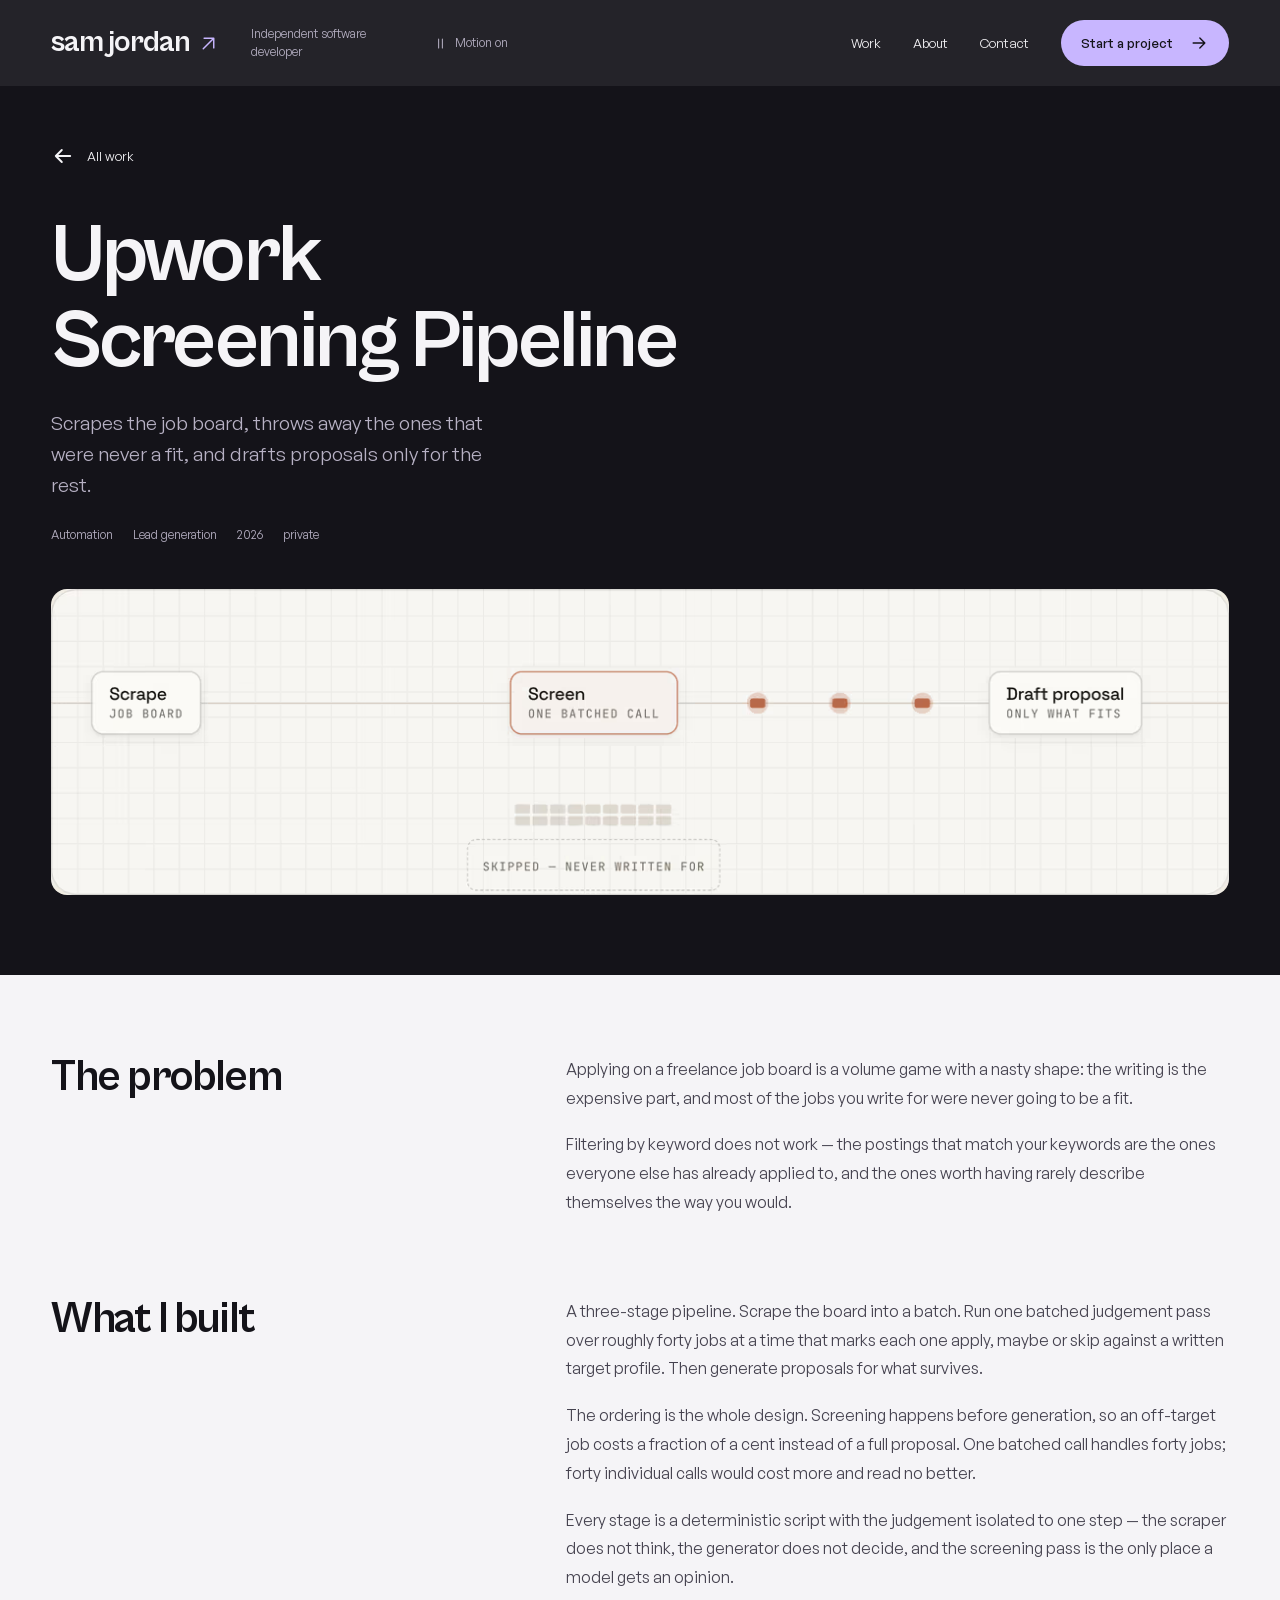
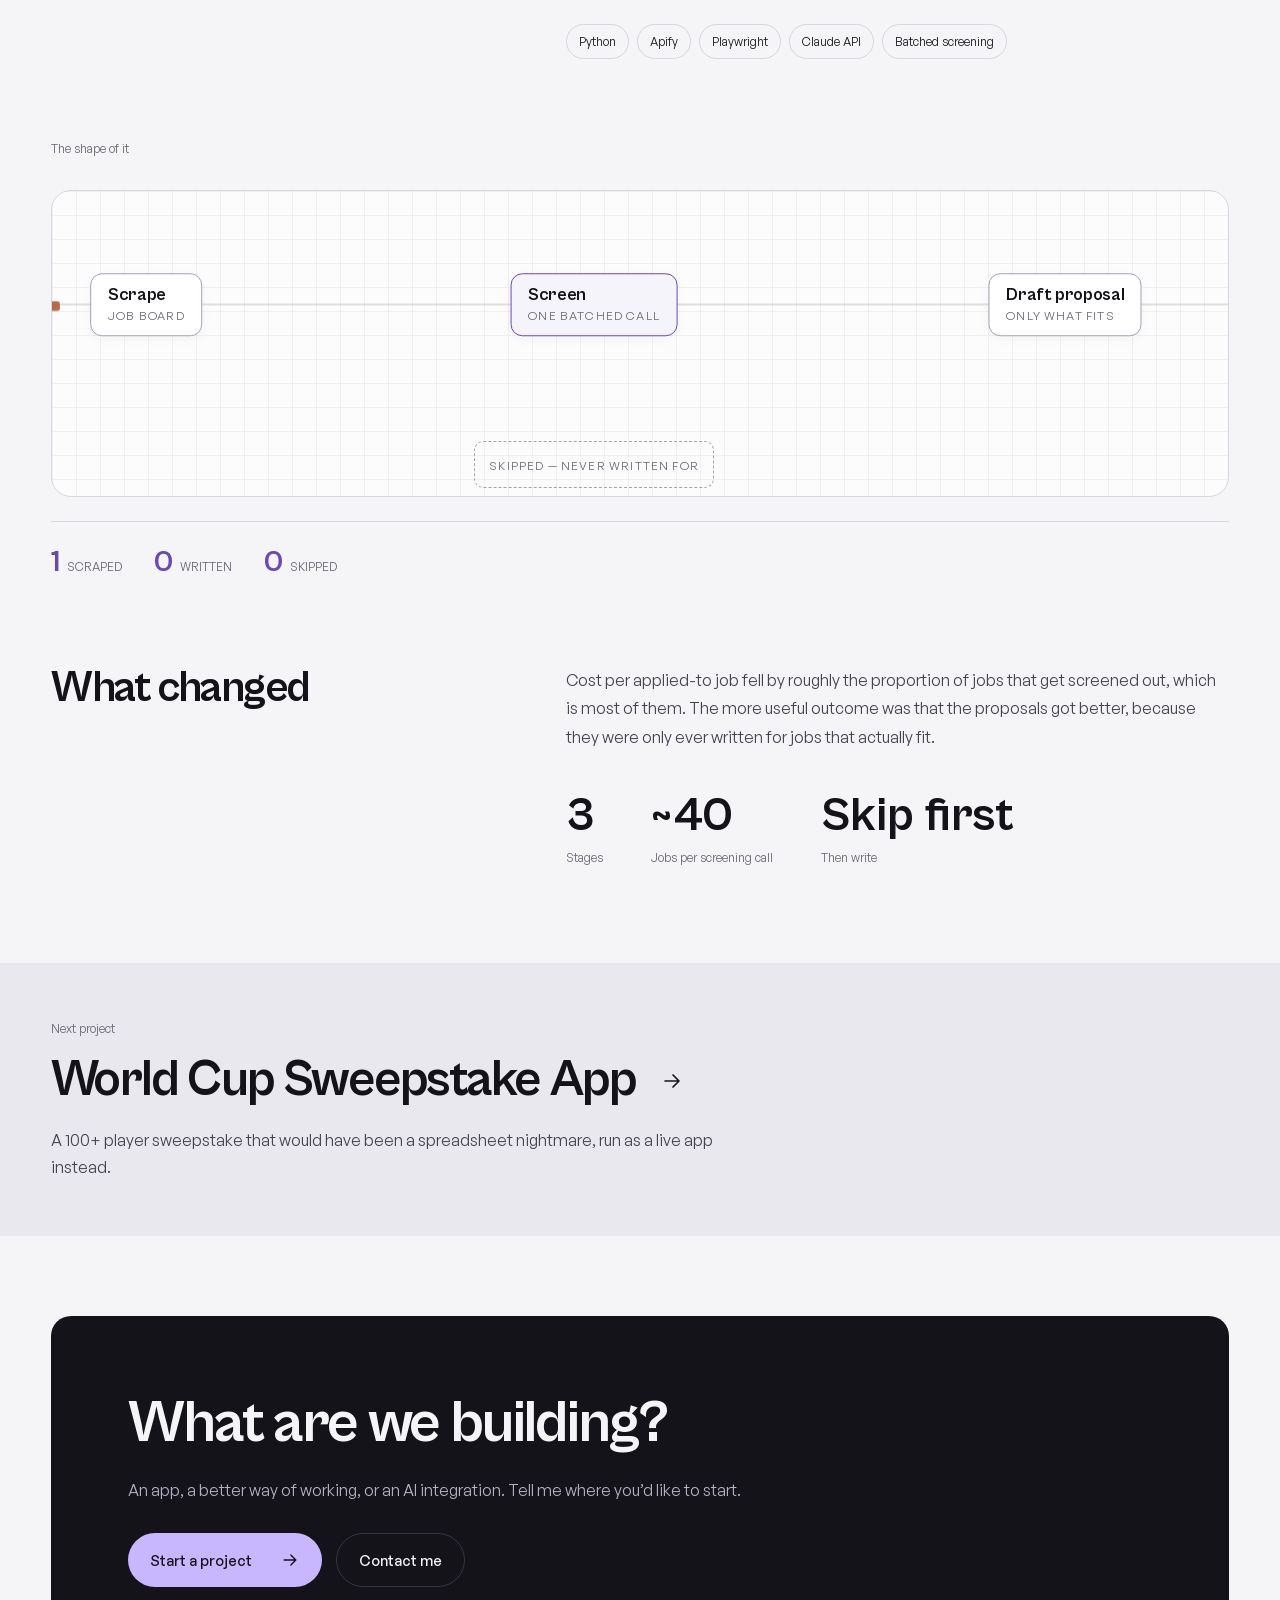
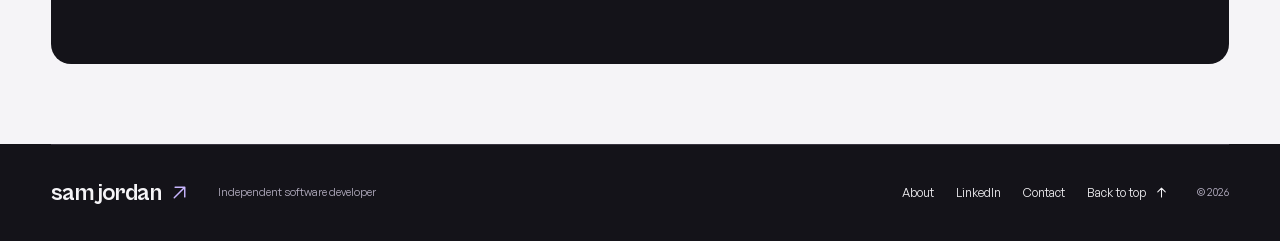
<file: work/upwork-pipeline/index.html>
<!doctype html><html lang="en-GB"><head><meta charset="utf-8"><meta name="viewport" content="width=device-width, initial-scale=1"><title>Upwork Screening Pipeline — Sam Jordan</title><meta name="description" content="Scrapes the job board, throws away the ones that were never a fit, and drafts proposals only for the rest."><link rel="canonical" href="https://samjordanco.com/work/upwork-pipeline/"><meta property="og:type" content="article"><meta property="og:url" content="https://samjordanco.com/work/upwork-pipeline/"><meta property="og:title" content="Upwork Screening Pipeline — Sam Jordan"><meta property="og:description" content="Scrapes the job board, throws away the ones that were never a fit, and drafts proposals only for the rest."><meta property="og:image" content="https://samjordanco.com/og/upwork-pipeline.png"><meta name="twitter:card" content="summary_large_image"><link rel="icon" href="/favicon.svg"><link rel="preload" href="/fonts/cabinet-grotesk-700.woff2" as="font" type="font/woff2" crossorigin><link rel="preload" href="/fonts/general-sans-400.woff2" as="font" type="font/woff2" crossorigin>  <script type="module" crossorigin src="/assets/main-D6o_DYf5.js"></script>
  <link rel="stylesheet" crossorigin href="/assets/main-Ba3mKNHi.css">
</head><body><a class="skip-link" href="#main">Skip to content</a><header class="site-header"><nav class="nav container" aria-label="Main">
<a class="brand" href="/" aria-label="Sam Jordan, home">sam jordan<svg class="brand-arrow" viewBox="0 0 24 24" aria-hidden="true"><path d="M6 18 18 6H7m11 0v11"/></svg></a>
<span class="nav-role">Independent software developer</span>
<button class="motion-toggle" type="button" data-motion-toggle aria-pressed="true" aria-label="Pause animated background and scroll effects"><svg viewBox="0 0 24 24" aria-hidden="true"><path class="motion-pause" d="M9 5v14M15 5v14"/><path class="motion-play" d="m8 5 11 7-11 7Z"/></svg><span>Motion on</span></button><div class="nav-links"><a href="/work/">Work</a><a href="/about/">About</a><button type="button" class="nav-contact" data-contact-trigger popovertarget="contact-popover">Contact</button></div>
<a class="button button--small button--lime" href="/start-project/">Start a project <svg viewBox="0 0 24 24" aria-hidden="true"><path d="M5 12h14m-6-6 6 6-6 6"/></svg></a>
</nav></header><main id="main"><section class="cs-hero" data-chapter="dark">
  <div class="container">
    <a class="cs-back" href="/work/"><svg viewBox="0 0 20 20" fill="none" aria-hidden="true"><path d="M16 10H4M9 5l-5 5 5 5" stroke="currentColor" stroke-width="1.6" stroke-linecap="round" stroke-linejoin="round"/></svg> All work</a>
    
    <h1 data-reveal="chars" data-split="words">Upwork Screening Pipeline</h1>
    <p class="cs-hero__tagline" data-reveal="fade">Scrapes the job board, throws away the ones that were never a fit, and drafts proposals only for the rest.</p>
    <div class="cs-hero__meta">
      <span class="label label--bare">Automation</span>
      <span class="label label--bare">Lead generation</span>
      <span class="label label--bare">2026</span>
      <span class="label label--bare">private</span>
    </div>
    <div class="cs-hero__media" data-reveal="wipe"><picture>
  <source type="image/avif" srcset="/media/upwork-pipeline-still-c9fcfea0-480.avif 480w, /media/upwork-pipeline-still-c9fcfea0-768.avif 768w, /media/upwork-pipeline-still-c9fcfea0-1200.avif 1200w, /media/upwork-pipeline-still-c9fcfea0-1800.avif 1800w" sizes="(min-width: 82rem) 78rem, 92vw">
  <source type="image/webp" srcset="/media/upwork-pipeline-still-c9fcfea0-480.webp 480w, /media/upwork-pipeline-still-c9fcfea0-768.webp 768w, /media/upwork-pipeline-still-c9fcfea0-1200.webp 1200w, /media/upwork-pipeline-still-c9fcfea0-1800.webp 1800w" sizes="(min-width: 82rem) 78rem, 92vw">
  <img src="/media/upwork-pipeline-still-c9fcfea0-1200.webp" alt="Pipeline diagram: scrape, then one batched screening call, then draft proposals for what survives" width="2232" height="580" loading="eager" decoding="async" class="">
</picture></div>
  </div>
</section>

<section class="cs-section">
  <div class="container cs-grid">
    <h2 data-reveal="rise">The problem</h2>
    <div class="cs-body" data-reveal="fade"><p>Applying on a freelance job board is a volume game with a nasty shape: the writing is the expensive part, and most of the jobs you write for were never going to be a fit.</p>
<p>Filtering by keyword does not work — the postings that match your keywords are the ones everyone else has already applied to, and the ones worth having rarely describe themselves the way you would.</p></div>
  </div>
</section>

<section class="cs-section" style="padding-top: 0">
  <div class="container cs-grid">
    <h2 data-reveal="rise">What I built</h2>
    <div class="cs-body" data-reveal="fade">
      
      <p>A three-stage pipeline. Scrape the board into a batch. Run one batched judgement pass over roughly forty jobs at a time that marks each one apply, maybe or skip against a written target profile. Then generate proposals for what survives.</p>
<p>The ordering is the whole design. Screening happens before generation, so an off-target job costs a fraction of a cent instead of a full proposal. One batched call handles forty jobs; forty individual calls would cost more and read no better.</p>
<p>Every stage is a deterministic script with the judgement isolated to one step — the scraper does not think, the generator does not decide, and the screening pass is the only place a model gets an opinion.</p>
      
      <div class="skill-list" style="margin-top: var(--s6)"><span class="chip">Python</span>
<span class="chip">Apify</span>
<span class="chip">Playwright</span>
<span class="chip">Claude API</span>
<span class="chip">Batched screening</span></div>
    </div>
  </div>
</section>



<section class="cs-section" style="padding-top: 0">
  <div class="container">
    <p class="label" data-reveal="fade" style="margin-bottom: var(--s6)">The shape of it</p>
    <div class="pipeline-wrap" data-reveal="fade">
  <div data-pipeline="upwork"></div>
</div>
  </div>
</section>

<section class="cs-section" style="padding-top: 0">
  <div class="container cs-grid">
    <h2 data-reveal="rise">What changed</h2>
    <div class="cs-body" data-reveal="fade">
      <p>Cost per applied-to job fell by roughly the proportion of jobs that get screened out, which is most of them. The more useful outcome was that the proposals got better, because they were only ever written for jobs that actually fit.</p>
      
      <dl class="metrics" data-reveal="stagger">
  <div class="metric">
    <dt>Stages</dt>
    <dd>3</dd>
  </div>
  <div class="metric">
    <dt>Jobs per screening call</dt>
    <dd>~40</dd>
  </div>
  <div class="metric">
    <dt>Then write</dt>
    <dd>Skip first</dd>
  </div>
</dl>
    </div>
  </div>
</section>

<a class="cs-next" href="/work/world-cup-sweepstake/" data-cursor="view">
  <div class="container cs-next__inner">
    <p class="label">Next project</p>
    <h2>World Cup Sweepstake App <svg viewBox="0 0 24 24" aria-hidden="true"><path d="M5 12h14m-6-6 6 6-6 6"/></svg></h2>
    <p class="lede">A 100+ player sweepstake that would have been a spreadsheet nightmare, run as a live app instead.</p>
  </div>
</a>

<section class="chapter"><div class="container"><div class="contact-card"><h2>What are we building?</h2><p class="lede">An app, a better way of working, or an AI integration. Tell me where you’d like to start.</p><div class="contact-actions"><a class="button button--lime" href="/start-project/">Start a project <svg viewBox="0 0 24 24" aria-hidden="true"><path d="M5 12h14m-6-6 6 6-6 6"/></svg></a><button type="button" class="button button--ghost" data-contact-trigger popovertarget="contact-popover">Contact me</button></div></div></div></section></main><footer class="footer"><div class="container footer-inner"><a class="brand" href="/">sam jordan<svg class="brand-arrow" viewBox="0 0 24 24" aria-hidden="true"><path d="M6 18 18 6H7m11 0v11"/></svg></a><span>Independent software developer</span><div><a href="/about/">About</a><a href="https://www.linkedin.com/in/samjordanai/" target="_blank" rel="noopener noreferrer">LinkedIn</a><button type="button" data-contact-trigger popovertarget="contact-popover">Contact</button><a href="/#main">Back to top <svg viewBox="0 0 24 24" aria-hidden="true"><path d="M12 19V5m-6 6 6-6 6 6"/></svg></a></div><span>© 2026</span></div></footer><aside id="contact-popover" class="contact-popover" popover="auto" aria-label="Contact Sam">
  <div class="contact-popover-heading"><span>A direct line to Sam.</span><button type="button" popovertarget="contact-popover" popovertargetaction="hide" aria-label="Close contact options"><svg viewBox="0 0 24 24" aria-hidden="true"><path d="m6 6 12 12M6 18 18 6"/></svg></button></div>
  <a href="mailto:contact@samjordanco.com"><svg viewBox="0 0 24 24" aria-hidden="true"><rect x="3" y="5" width="18" height="14" rx="3"/><path d="m4 7 8 6 8-6"/></svg><span><strong>Email</strong><small>Open your email app</small></span><svg class="contact-action-arrow" viewBox="0 0 24 24" aria-hidden="true"><path d="M6 18 18 6H7m11 0v11"/></svg></a>
  <a href="tel:+447376226452"><svg viewBox="0 0 24 24" aria-hidden="true"><path d="M7 3H4a1 1 0 0 0-1 1c0 9.4 7.6 17 17 17a1 1 0 0 0 1-1v-3l-5-2-2 2a15 15 0 0 1-7-7l2-2-2-5Z"/></svg><span><strong>Call</strong><small>Start a conversation</small></span><svg class="contact-action-arrow" viewBox="0 0 24 24" aria-hidden="true"><path d="M6 18 18 6H7m11 0v11"/></svg></a>
  </aside></body></html>
</file>
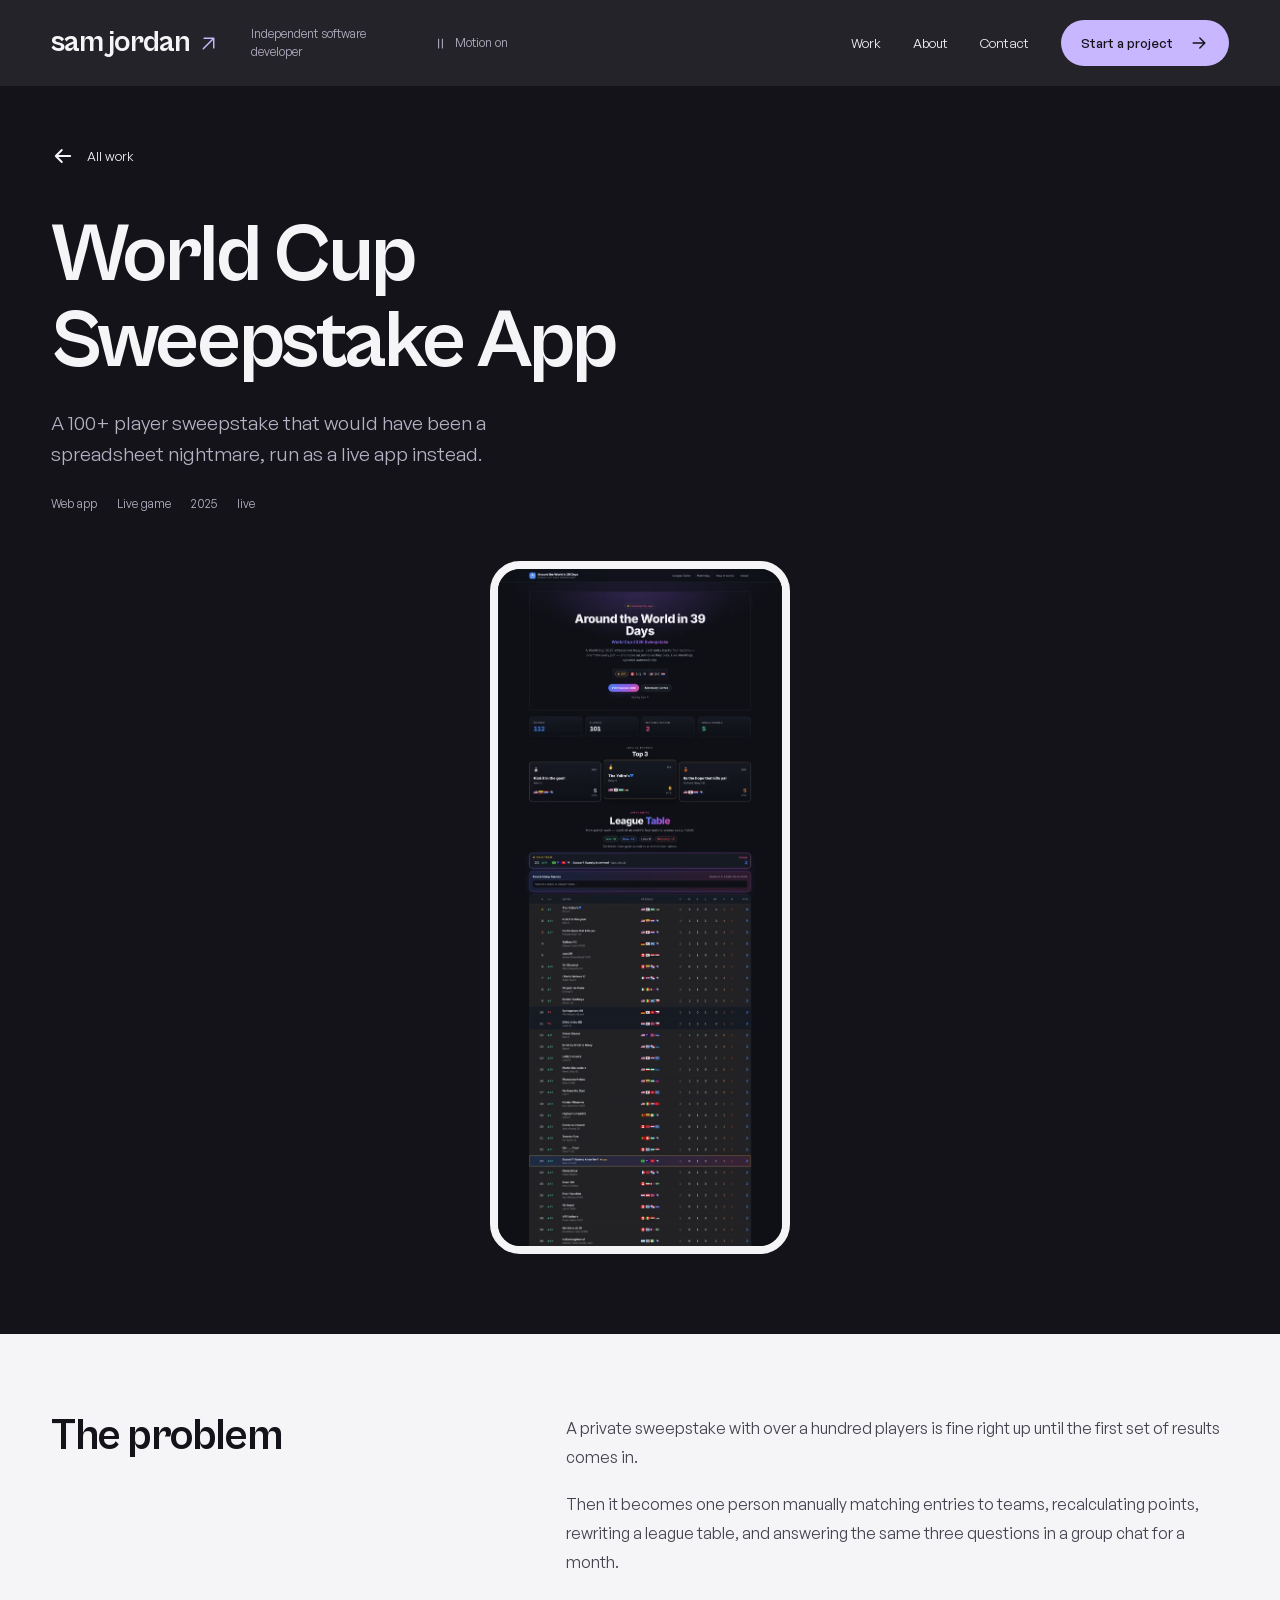
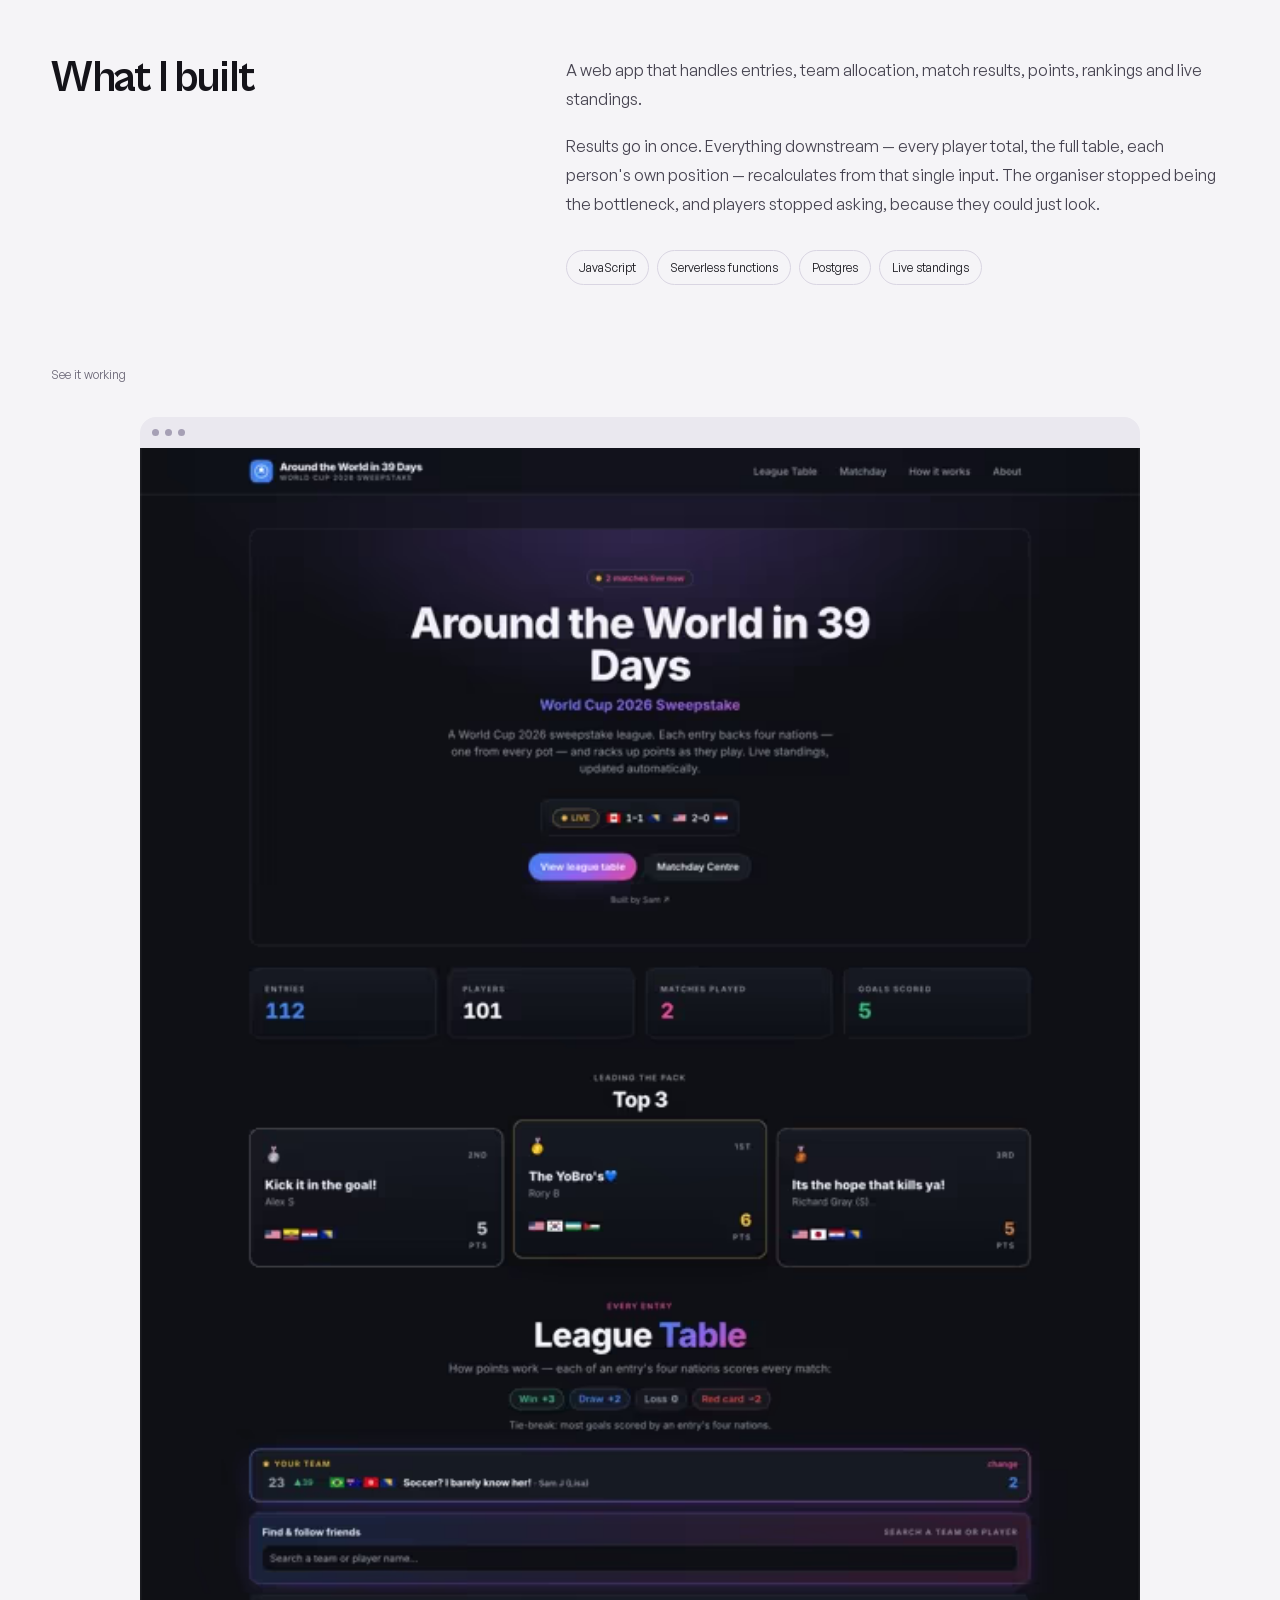
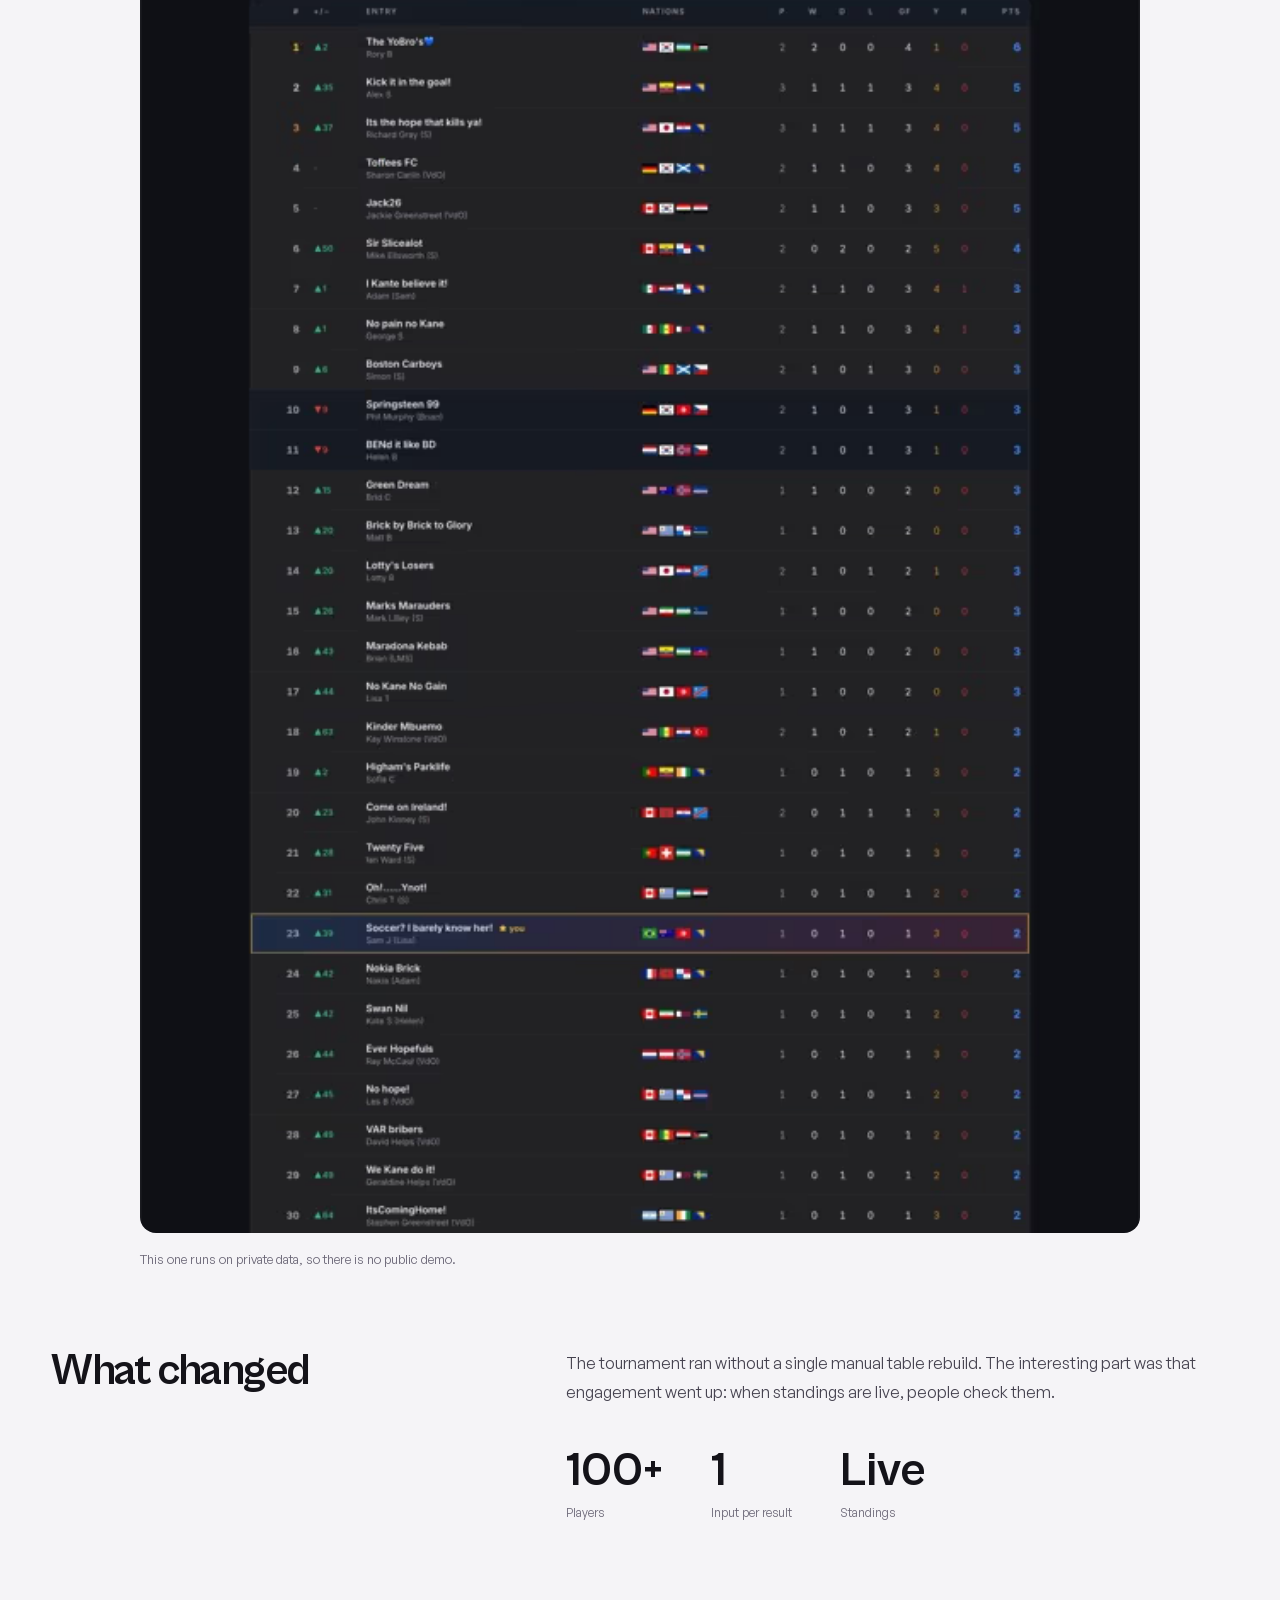
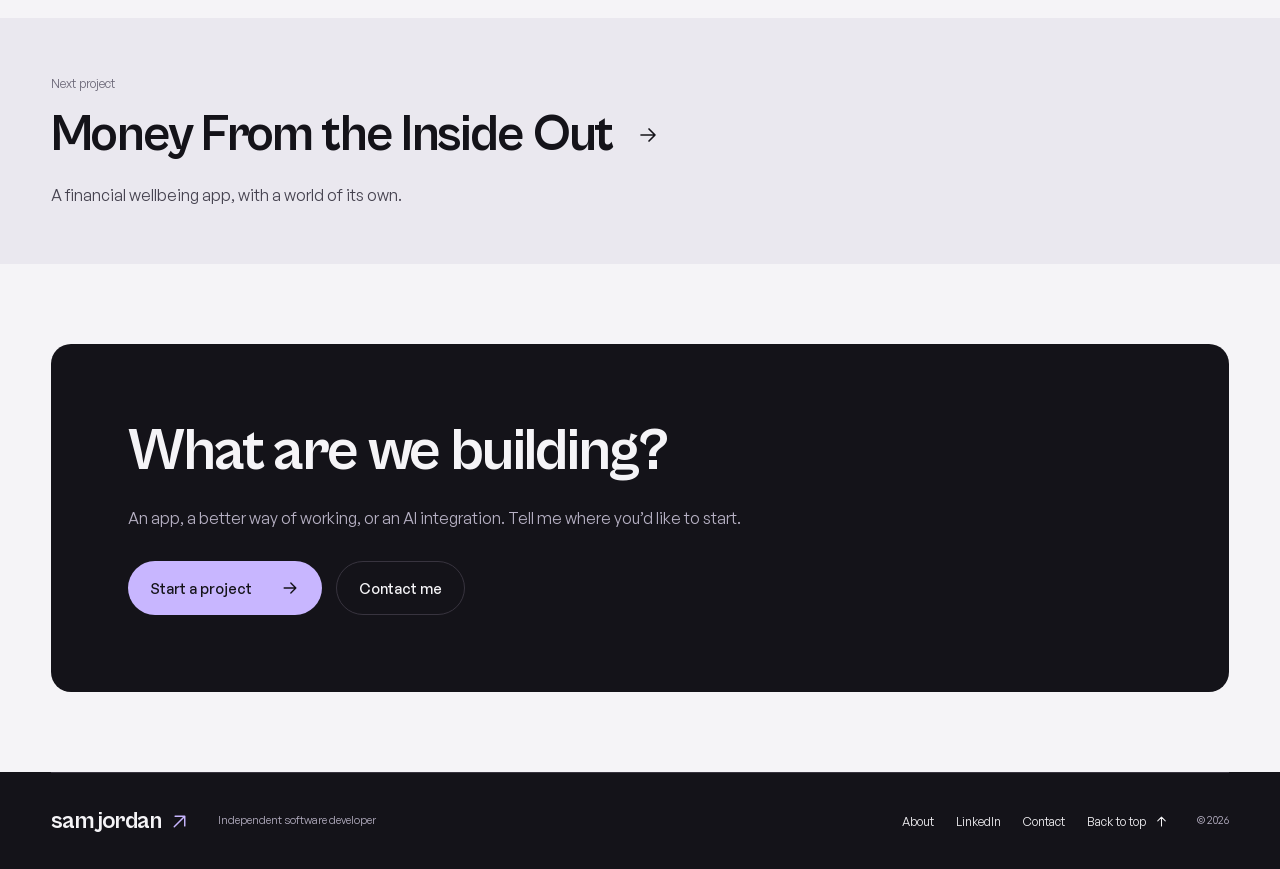
<file: work/world-cup-sweepstake/index.html>
<!doctype html><html lang="en-GB"><head><meta charset="utf-8"><meta name="viewport" content="width=device-width, initial-scale=1"><title>World Cup Sweepstake App — Sam Jordan</title><meta name="description" content="A 100+ player sweepstake that would have been a spreadsheet nightmare, run as a live app instead."><link rel="canonical" href="https://samjordanco.com/work/world-cup-sweepstake/"><meta property="og:type" content="article"><meta property="og:url" content="https://samjordanco.com/work/world-cup-sweepstake/"><meta property="og:title" content="World Cup Sweepstake App — Sam Jordan"><meta property="og:description" content="A 100+ player sweepstake that would have been a spreadsheet nightmare, run as a live app instead."><meta property="og:image" content="https://samjordanco.com/og/world-cup-sweepstake.png"><meta name="twitter:card" content="summary_large_image"><link rel="icon" href="/favicon.svg"><link rel="preload" href="/fonts/cabinet-grotesk-700.woff2" as="font" type="font/woff2" crossorigin><link rel="preload" href="/fonts/general-sans-400.woff2" as="font" type="font/woff2" crossorigin>  <script type="module" crossorigin src="/assets/main-D6o_DYf5.js"></script>
  <link rel="stylesheet" crossorigin href="/assets/main-Ba3mKNHi.css">
</head><body><a class="skip-link" href="#main">Skip to content</a><header class="site-header"><nav class="nav container" aria-label="Main">
<a class="brand" href="/" aria-label="Sam Jordan, home">sam jordan<svg class="brand-arrow" viewBox="0 0 24 24" aria-hidden="true"><path d="M6 18 18 6H7m11 0v11"/></svg></a>
<span class="nav-role">Independent software developer</span>
<button class="motion-toggle" type="button" data-motion-toggle aria-pressed="true" aria-label="Pause animated background and scroll effects"><svg viewBox="0 0 24 24" aria-hidden="true"><path class="motion-pause" d="M9 5v14M15 5v14"/><path class="motion-play" d="m8 5 11 7-11 7Z"/></svg><span>Motion on</span></button><div class="nav-links"><a href="/work/">Work</a><a href="/about/">About</a><button type="button" class="nav-contact" data-contact-trigger popovertarget="contact-popover">Contact</button></div>
<a class="button button--small button--lime" href="/start-project/">Start a project <svg viewBox="0 0 24 24" aria-hidden="true"><path d="M5 12h14m-6-6 6 6-6 6"/></svg></a>
</nav></header><main id="main"><section class="cs-hero" data-chapter="dark">
  <div class="container">
    <a class="cs-back" href="/work/"><svg viewBox="0 0 20 20" fill="none" aria-hidden="true"><path d="M16 10H4M9 5l-5 5 5 5" stroke="currentColor" stroke-width="1.6" stroke-linecap="round" stroke-linejoin="round"/></svg> All work</a>
    
    <h1 data-reveal="chars" data-split="words">World Cup Sweepstake App</h1>
    <p class="cs-hero__tagline" data-reveal="fade">A 100+ player sweepstake that would have been a spreadsheet nightmare, run as a live app instead.</p>
    <div class="cs-hero__meta">
      <span class="label label--bare">Web app</span>
      <span class="label label--bare">Live game</span>
      <span class="label label--bare">2025</span>
      <span class="label label--bare">live</span>
    </div>
    <div class="cs-hero__showcase" data-reveal="fade">
      <div class="cs-screen" style="--i: 0">
        <div class="device device--phone">
          <div class="device__screen"><picture>
  <source type="image/avif" srcset="/media/world-cup-sweepstake-web-app-league-table-3ccdbe1b-480.avif 480w, /media/world-cup-sweepstake-web-app-league-table-3ccdbe1b-587.avif 587w" sizes="(min-width: 56rem) 20rem, 60vw">
  <source type="image/webp" srcset="/media/world-cup-sweepstake-web-app-league-table-3ccdbe1b-480.webp 480w, /media/world-cup-sweepstake-web-app-league-table-3ccdbe1b-587.webp 587w" sizes="(min-width: 56rem) 20rem, 60vw">
  <img src="/media/world-cup-sweepstake-web-app-league-table-3ccdbe1b-480.webp" alt="World Cup Sweepstake league table" width="587" height="1400" loading="eager" decoding="async" class="">
</picture></div>
        </div>
        
      </div>
    </div>
  </div>
</section>

<section class="cs-section">
  <div class="container cs-grid">
    <h2 data-reveal="rise">The problem</h2>
    <div class="cs-body" data-reveal="fade"><p>A private sweepstake with over a hundred players is fine right up until the first set of results comes in.</p>
<p>Then it becomes one person manually matching entries to teams, recalculating points, rewriting a league table, and answering the same three questions in a group chat for a month.</p></div>
  </div>
</section>

<section class="cs-section" style="padding-top: 0">
  <div class="container cs-grid">
    <h2 data-reveal="rise">What I built</h2>
    <div class="cs-body" data-reveal="fade">
      
      <p>A web app that handles entries, team allocation, match results, points, rankings and live standings.</p>
<p>Results go in once. Everything downstream — every player total, the full table, each person&#39;s own position — recalculates from that single input. The organiser stopped being the bottleneck, and players stopped asking, because they could just look.</p>
      
      <div class="skill-list" style="margin-top: var(--s6)"><span class="chip">JavaScript</span>
<span class="chip">Serverless functions</span>
<span class="chip">Postgres</span>
<span class="chip">Live standings</span></div>
    </div>
  </div>
</section>



<section class="cs-section" style="padding-top: 0">
  <div class="container">
    <p class="label" data-reveal="fade" style="margin-bottom: var(--s6)">See it working</p>
    <div class="device device--laptop" data-reveal="fade">
  <div class="device__chrome"><span></span><span></span><span></span></div>
  <div class="device__screen"><picture>
  <source type="image/avif" srcset="/media/world-cup-sweepstake-web-app-league-table-3ccdbe1b-480.avif 480w, /media/world-cup-sweepstake-web-app-league-table-3ccdbe1b-587.avif 587w" sizes="62rem">
  <source type="image/webp" srcset="/media/world-cup-sweepstake-web-app-league-table-3ccdbe1b-480.webp 480w, /media/world-cup-sweepstake-web-app-league-table-3ccdbe1b-587.webp 587w" sizes="62rem">
  <img src="/media/world-cup-sweepstake-web-app-league-table-3ccdbe1b-480.webp" alt="World Cup Sweepstake league table" width="587" height="1400" loading="lazy" decoding="async" class="">
</picture></div>
</div>
<p class="demo-note">This one runs on private data, so there is no public demo.</p>
  </div>
</section>

<section class="cs-section" style="padding-top: 0">
  <div class="container cs-grid">
    <h2 data-reveal="rise">What changed</h2>
    <div class="cs-body" data-reveal="fade">
      <p>The tournament ran without a single manual table rebuild. The interesting part was that engagement went up: when standings are live, people check them.</p>
      
      <dl class="metrics" data-reveal="stagger">
  <div class="metric">
    <dt>Players</dt>
    <dd>100+</dd>
  </div>
  <div class="metric">
    <dt>Input per result</dt>
    <dd>1</dd>
  </div>
  <div class="metric">
    <dt>Standings</dt>
    <dd>Live</dd>
  </div>
</dl>
    </div>
  </div>
</section>

<a class="cs-next" href="/work/money-from-the-inside-out/" data-cursor="view">
  <div class="container cs-next__inner">
    <p class="label">Next project</p>
    <h2>Money From the Inside Out <svg viewBox="0 0 24 24" aria-hidden="true"><path d="M5 12h14m-6-6 6 6-6 6"/></svg></h2>
    <p class="lede">A financial wellbeing app, with a world of its own.</p>
  </div>
</a>

<section class="chapter"><div class="container"><div class="contact-card"><h2>What are we building?</h2><p class="lede">An app, a better way of working, or an AI integration. Tell me where you’d like to start.</p><div class="contact-actions"><a class="button button--lime" href="/start-project/">Start a project <svg viewBox="0 0 24 24" aria-hidden="true"><path d="M5 12h14m-6-6 6 6-6 6"/></svg></a><button type="button" class="button button--ghost" data-contact-trigger popovertarget="contact-popover">Contact me</button></div></div></div></section></main><footer class="footer"><div class="container footer-inner"><a class="brand" href="/">sam jordan<svg class="brand-arrow" viewBox="0 0 24 24" aria-hidden="true"><path d="M6 18 18 6H7m11 0v11"/></svg></a><span>Independent software developer</span><div><a href="/about/">About</a><a href="https://www.linkedin.com/in/samjordanai/" target="_blank" rel="noopener noreferrer">LinkedIn</a><button type="button" data-contact-trigger popovertarget="contact-popover">Contact</button><a href="/#main">Back to top <svg viewBox="0 0 24 24" aria-hidden="true"><path d="M12 19V5m-6 6 6-6 6 6"/></svg></a></div><span>© 2026</span></div></footer><aside id="contact-popover" class="contact-popover" popover="auto" aria-label="Contact Sam">
  <div class="contact-popover-heading"><span>A direct line to Sam.</span><button type="button" popovertarget="contact-popover" popovertargetaction="hide" aria-label="Close contact options"><svg viewBox="0 0 24 24" aria-hidden="true"><path d="m6 6 12 12M6 18 18 6"/></svg></button></div>
  <a href="mailto:contact@samjordanco.com"><svg viewBox="0 0 24 24" aria-hidden="true"><rect x="3" y="5" width="18" height="14" rx="3"/><path d="m4 7 8 6 8-6"/></svg><span><strong>Email</strong><small>Open your email app</small></span><svg class="contact-action-arrow" viewBox="0 0 24 24" aria-hidden="true"><path d="M6 18 18 6H7m11 0v11"/></svg></a>
  <a href="tel:+447376226452"><svg viewBox="0 0 24 24" aria-hidden="true"><path d="M7 3H4a1 1 0 0 0-1 1c0 9.4 7.6 17 17 17a1 1 0 0 0 1-1v-3l-5-2-2 2a15 15 0 0 1-7-7l2-2-2-5Z"/></svg><span><strong>Call</strong><small>Start a conversation</small></span><svg class="contact-action-arrow" viewBox="0 0 24 24" aria-hidden="true"><path d="M6 18 18 6H7m11 0v11"/></svg></a>
  </aside></body></html>
</file>
<file: assets/main-Ba3mKNHi.css>
@font-face{font-family:Cabinet Grotesk;src:url(/fonts/cabinet-grotesk-700.woff2) format("woff2");font-weight:700;font-style:normal;font-display:swap}@font-face{font-family:Cabinet Grotesk;src:url(/fonts/cabinet-grotesk-800.woff2) format("woff2");font-weight:800;font-style:normal;font-display:swap}@font-face{font-family:General Sans;src:url(/fonts/general-sans-400.woff2) format("woff2");font-weight:400;font-style:normal;font-display:swap}@font-face{font-family:General Sans;src:url(/fonts/general-sans-500.woff2) format("woff2");font-weight:500;font-style:normal;font-display:swap}@font-face{font-family:General Sans;src:url(/fonts/general-sans-600.woff2) format("woff2");font-weight:600;font-style:normal;font-display:swap}:root{--surface: #f5f4f7;--surface-subtle: #eae8ef;--surface-raised: #ffffff;--text: #141319;--text-secondary: #45424f;--text-muted: #696575;--accent: #c8b6ff;--accent-strong: #6949b8;--line: #d9d5e2;--line-strong: #a6a0b5;--focus: #7652cd;--dark-surface: #141319;--dark-text: #f5f4f7;--dark-text-muted: #b7b1c4;--dark-line: #38343f;--font-display: "Cabinet Grotesk", "Arial", sans-serif;--font-body: "General Sans", "Arial", sans-serif;--font-editorial: var(--font-display);--font-mono: var(--font-body);--ease-out: cubic-bezier(.23, 1, .32, 1);--ease-in-out: cubic-bezier(.77, 0, .175, 1);--ease-drawer: cubic-bezier(.32, .72, 0, 1);--ease-out-expo: var(--ease-out);--ease-out-quart: var(--ease-out);--dur-fast: .16s;--dur-base: .24s;--dur-slow: .4s;--dur-cinematic: .6s;--s1: .25rem;--s2: .5rem;--s3: .75rem;--s4: 1rem;--s5: 1.5rem;--s6: 2rem;--s7: 3rem;--s8: 4rem;--s9: 6rem;--s10: 8rem;--gutter: clamp(1.25rem, 4vw, 4.5rem);--max-width: 85rem;--measure: 42rem;--radius-xs: .375rem;--radius-sm: .625rem;--radius-md: 1rem;--radius-lg: 1.25rem;--radius-xl: 1.5rem;--radius-pill: 100rem;--step--2: .75rem;--step--1: .875rem;--step-0: 1rem;--step-1: 1.25rem;--step-2: 1.5rem;--step-3: 1.875rem;--step-4: 2.25rem;--step-5: 3rem;--step-6: 4rem;--step-7: 5rem;--step-8: 6rem;--step-9: 6rem;--leading-body: 1.6;--leading-tight: 1;--leading-display: 1.03;--tracking-display: -.035em;--tracking-tight: -.02em;--tracking-mono: 0;--shadow-sm: 0 3px 12px #1429200a;--shadow-md: 0 12px 36px #10241914;--shadow-lg: 0 24px 56px #091a1930;--bone: var(--surface);--stone: var(--surface-subtle);--white: var(--surface-raised);--charcoal: var(--text);--black: var(--dark-surface);--ink: var(--dark-surface);--ink-raised: #24212d;--taupe-text: var(--text-muted);--taupe: #a6a0b5;--rust: var(--accent-strong);--rust-deep: var(--accent-strong);--rust-light: var(--accent)}[data-chapter=dark]{background:var(--dark-surface);color:var(--dark-text);--surface:var(--dark-surface);--text:var(--dark-text);--text-secondary:#ddd8e7;--text-muted:var(--dark-text-muted);--line:var(--dark-line)}*{box-sizing:border-box}html{scroll-padding-top:100px;scroll-behavior:smooth}body{margin:0;background:var(--surface);color:var(--text);font:400 16px/1.6 var(--font-body);-webkit-font-smoothing:antialiased}body:has(dialog[open]){overflow:hidden}button,input,textarea{font:inherit}button,a{-webkit-tap-highlight-color:transparent}button{cursor:pointer}a{color:inherit;text-decoration:none}button{color:inherit}img,svg{display:block}img{max-width:100%;height:auto}svg{width:24px;height:24px;fill:none;stroke:currentColor;stroke-width:1.65;stroke-linecap:round;stroke-linejoin:round;flex-shrink:0}h1,h2,h3,p,figure{margin:0}h1,h2,h3{font-family:var(--font-display);font-weight:700;letter-spacing:var(--tracking-display);line-height:1.03;text-wrap:balance}h1{font-size:clamp(3.8rem,7.2vw,6rem)}h2{font-size:clamp(2.75rem,4.7vw,4.5rem)}h3{font-size:1.75rem}p{max-width:70ch}::selection{background:var(--accent);color:var(--text)}:focus-visible{outline:3px solid var(--focus);outline-offset:5px}button:focus-visible,a:focus-visible{border-radius:5px}.container{width:min(var(--max-width),calc(100% - var(--gutter)*2));margin-inline:auto}.section{padding-block:clamp(5rem,9vw,8.5rem)}.skip-link{position:fixed;top:1rem;left:1rem;background:var(--accent);color:var(--text);padding:.8rem 1.4rem;z-index:200;transform:translateY(-180%)}.skip-link:focus{transform:translateY(0)}.button{display:inline-flex;align-items:center;justify-content:center;gap:1.75rem;min-height:54px;padding:14px 22px;border:0;border-radius:100px;font-size:.9rem;font-weight:500;line-height:1.4;transition:background var(--dur-fast) ease,transform var(--dur-fast) var(--ease-out),color var(--dur-fast) ease;white-space:nowrap}.button svg{width:20px;height:20px}.button:active,.icon-button:active,.round-link:active{transform:scale(.97)}.button--small{min-height:46px;padding:12px 20px;font-size:.8125rem;gap:1rem}.button--lime{background:var(--accent);color:var(--text)}.button--light{background:var(--surface);color:var(--text)}.button--dark,.button:not([class*=button--]){background:var(--text);color:var(--surface)}.text-link{display:inline-flex;align-items:center;gap:1.25rem;min-height:44px;font-size:.9rem;font-weight:500;text-decoration:underline;text-underline-offset:6px;text-decoration-color:var(--line-strong)}.text-link svg{width:18px;height:18px}.icon-button{display:inline-grid;place-items:center;width:44px;height:44px;border:0;border-radius:50%;background:transparent;transition:background var(--dur-fast) ease,transform var(--dur-fast) var(--ease-out)}.icon-button svg{width:20px;height:20px}.icon-button:disabled{opacity:.3;cursor:default}.site-header{position:sticky;top:0;z-index:60;color:var(--dark-text);background:#141319f5;-webkit-backdrop-filter:blur(16px);backdrop-filter:blur(16px)}.site-header :focus-visible,.studio-hero :focus-visible,.contact-section :focus-visible{outline-color:var(--accent)}.nav{display:flex;align-items:center;gap:2rem;min-height:86px}.brand{font:700 1.9rem/1 var(--font-display);letter-spacing:-.035em;display:inline-flex;align-items:center;gap:8px;white-space:nowrap;min-height:44px}.brand span{font-size:1.35rem;color:var(--accent)}.nav-role{max-width:126px;font-size:.6875rem;line-height:1.5;color:var(--dark-text-muted)}.nav-links{display:flex;gap:1.8rem;margin-left:auto}.nav-links a{display:flex;align-items:center;min-height:44px;font-size:.8125rem}.studio-hero{background:var(--dark-surface);color:var(--dark-text);overflow:clip}.hero-layout{display:grid;grid-template-columns:.92fr 1.08fr;gap:3%;align-items:center;padding-top:clamp(2rem,4.5vw,4.5rem);padding-bottom:4rem}.hero-copy h1 span{color:var(--accent)}.hero-copy>p{font-size:1.0625rem;line-height:1.7;max-width:370px;margin:2rem 0 1.75rem;color:#c9c4d3}.hero-signature{display:flex;align-items:center;gap:12px;margin-top:2.5rem;max-width:320px}.hero-signature img{width:40px;height:40px;object-fit:cover;border-radius:50%}.hero-signature span{font-size:.75rem;line-height:1.6;max-width:210px;color:var(--dark-text-muted)}.project-desk{min-width:0;align-self:center;transform:translateY(12px)}.desk-toolbar{display:flex;align-items:center;justify-content:space-between;margin:0 8% 0 4%;gap:16px}.desk-title{font-size:.8rem;font-weight:500}.desk-hint{display:flex;align-items:center;gap:7px;font-size:.6875rem;color:var(--dark-text-muted)}.desk-hint svg{width:16px;height:16px;transform:rotate(90deg)}.project-deck{position:relative;min-height:485px;touch-action:pan-y;cursor:grab;-webkit-user-select:none;user-select:none;outline-offset:8px}.project-deck.is-dragging{cursor:grabbing}.deck-card{position:absolute;top:32px;left:4%;width:86%;border-radius:16px;background:var(--surface-raised);color:var(--text);overflow:hidden;box-shadow:0 20px 42px #08051166;transform-origin:50% 65%;will-change:transform;backface-visibility:hidden}.deck-card:nth-child(1){z-index:3}.deck-card:nth-child(2){z-index:2;transform:translate(28px,14px) rotate(5deg) scale(.95)}.deck-card:nth-child(3){z-index:1;transform:translate(52px,30px) rotate(9deg) scale(.9)}.deck-card-top{display:flex;align-items:center;justify-content:space-between;gap:1rem;padding:16px 20px;font-size:.6875rem;font-weight:500}.deck-card-top>span:first-child{display:flex;align-items:center;gap:7px}.deck-card-top>span:last-child{color:var(--text-muted)}.project-dot{height:7px;width:7px;display:block;border-radius:50%;background:#6c839c}.project-dot--tools{background:#a286c3}.project-dot--ai{background:#729762}.deck-image{background:#111116;aspect-ratio:4/3;overflow:hidden}.deck-image img{height:100%;width:100%;object-fit:contain;pointer-events:none}.deck-image--dashboard{background:#edeaf3;padding:16px}.deck-image--quote{background:#ebe6f5;padding:16px}.deck-card-bottom{display:flex;align-items:center;gap:14px;justify-content:space-between;padding:19px 20px 22px}.deck-card-bottom h2{font-size:1.2rem;letter-spacing:-.02em}.deck-card-bottom p{font-size:.7rem;margin-top:5px;color:var(--text-muted)}.round-link{display:grid;place-items:center;width:40px;height:40px;min-width:40px;background:var(--surface-subtle);border-radius:50%;transition:background var(--dur-fast) ease,transform var(--dur-fast) var(--ease-out)}.round-link svg{height:19px;width:19px}.deck-controls{display:flex;justify-content:space-between;align-items:center;gap:1rem;margin:12px 4% 0}.deck-tabs{display:flex;background:#2b2735;border-radius:100px;padding:4px}.deck-tabs button{background:transparent;border:0;border-radius:100px;padding:9px 13px;min-height:40px;font-size:.6875rem;line-height:1.4;white-space:nowrap}.deck-tabs button[aria-pressed=true]{background:var(--accent);color:var(--text)}.deck-arrows{display:flex;gap:5px;align-items:center;font-size:.6875rem;white-space:nowrap;font-variant-numeric:tabular-nums}.hero-baseline{display:flex;justify-content:space-between;align-items:center;gap:24px;min-height:88px;border-top:1px solid var(--dark-line);font-size:.75rem;color:var(--dark-text-muted)}.hero-baseline a{display:flex;align-items:center;gap:18px;min-height:44px;color:var(--dark-text)}.hero-baseline svg{width:18px;height:18px}.section-intro{display:grid;grid-template-columns:1fr .85fr;gap:10%;align-items:start;margin-bottom:3.5rem}.intro-copy{padding-top:6px}.intro-copy p{color:var(--text-secondary);font-size:.95rem}.intro-copy .text-link{margin-top:20px}.evidence-viewer{background:#111116;border-radius:20px;overflow:hidden;color:#f5f4f7}.evidence-toolbar{display:flex;align-items:center;justify-content:space-between;padding:14px 18px;background:#1c1924;gap:8px}.segmented{display:flex;align-items:center;gap:4px;background:#2d273a;padding:4px;border-radius:100px;max-width:100%;overflow-x:auto;scrollbar-width:none}.segmented button{border:0;border-radius:100px;background:transparent;padding:11px 20px;color:#d2cbdc;font-size:.75rem;white-space:nowrap;min-height:44px}.segmented button[aria-selected=true]{background:#f5f4f7;color:#141319}.evidence-stage{position:relative}.evidence-stage figure{margin:0}.evidence-stage figure[hidden]{display:none}.evidence-stage img{width:100%;height:auto}.evidence-stage figcaption{padding:18px 28px 24px;color:#bdb6ca;font-size:.75rem;text-align:center}.evidence-viewer :focus-visible{outline-color:var(--accent)}.evidence-expand{flex-shrink:0}.project-footnote{display:flex;justify-content:space-between;gap:2rem;margin-top:18px;color:var(--text-muted);font-size:.6875rem;line-height:1.6}.more-work{display:flex;justify-content:space-between;align-items:center;gap:1.5rem;margin:5.5rem 0 1.8rem}.more-work h3{font-size:1.75rem}.supporting-work{display:grid;grid-template-columns:1fr 1fr;gap:2rem}.supporting-work>a{display:block}.supporting-work img{width:100%;height:300px;object-fit:cover;object-position:top;border-radius:16px;background:var(--surface-subtle);transition:transform var(--dur-base) var(--ease-out)}.supporting-work>a>div{padding:20px 0;position:relative}.supporting-work span{color:var(--text-muted);font-size:.6875rem}.supporting-work h3{font-size:1.7rem;margin-top:9px;line-height:1.13;letter-spacing:-.025em}.supporting-work svg{position:absolute;right:5px;top:48px}.fit-section{background:var(--surface-subtle)}.fit-layout{display:grid;grid-template-columns:1fr .9fr;gap:12%;align-items:start}.section-lede{max-width:370px;font-size:.95rem;color:var(--text-secondary);margin-top:24px}.starting-points{margin-top:36px;display:flex;flex-direction:column}.starting-points button{display:flex;align-items:center;justify-content:space-between;text-align:left;gap:20px;background:transparent;border:0;border-bottom:1px solid #d3cddb;padding:19px 0;min-height:64px;color:var(--text-muted);font-size:1.05rem}.starting-points button[aria-selected=true]{color:var(--text);font-weight:500}.starting-points button svg{transition:transform var(--dur-fast) var(--ease-out);width:20px;height:20px}.starting-points button[aria-selected=true] svg{transform:rotate(-45deg)}.fit-panel{padding:36px 40px 40px;background:var(--surface-raised);border-radius:20px;min-height:510px}.fit-symbol{width:110px;margin-bottom:22px}.fit-symbol svg{width:110px;height:96px;stroke:#765baf;stroke-width:3}.fit-symbol svg>rect:first-child{fill:#ece5f8}.fit-panel h3{font-size:2.3rem;line-height:1.07}.fit-panel>p{font-size:.9rem;margin-top:20px;color:var(--text-secondary)}.fit-panel ul{padding:0;list-style:none;margin:22px 0 28px;font-size:.8rem;color:var(--text-secondary)}.fit-panel li{padding:7px 0 7px 20px;position:relative}.fit-panel li:before{content:"";position:absolute;left:0;top:16px;width:5px;height:5px;background:var(--accent-strong);border-radius:50%}.fit-panel .button{width:100%;justify-content:space-between}.about-layout{display:grid;grid-template-columns:.82fr 1fr;gap:12%;align-items:center}.portrait img{width:100%;aspect-ratio:1;object-fit:cover;border-radius:18px}.portrait figcaption{margin-top:13px;color:var(--text-muted);font-size:.6875rem}.about-copy h2{margin-bottom:30px}.about-copy p{font-size:.95rem;color:var(--text-secondary);margin-top:18px}.about-copy .large-copy{font-size:1.35rem;line-height:1.45;font-weight:500;color:var(--text);max-width:330px}.about-copy .text-link{margin-top:22px}.process-section{padding-top:0}.process-layout{display:grid;grid-template-columns:1fr 1fr;gap:8%}.process-layout h2{font-size:clamp(2.4rem,3.9vw,3.6rem)}.process-list details{border-bottom:1px solid var(--line);padding:0 0 18px;margin-bottom:18px}.process-list summary{cursor:pointer;list-style:none;display:flex;justify-content:space-between;align-items:center;min-height:48px;gap:20px;font-size:1rem;font-weight:500}.process-list summary::-webkit-details-marker{display:none}.process-list summary svg{width:20px;height:20px;transition:transform var(--dur-fast) var(--ease-out)}.process-list details[open] summary svg{transform:rotate(45deg)}.process-list details p{margin:14px 35px 10px 0;color:var(--text-secondary);font-size:.875rem}.contact-section{background:var(--dark-surface);color:var(--dark-text)}.contact-layout{display:grid;grid-template-columns:1fr 1fr;gap:10%}.contact-layout h2{font-size:clamp(3.25rem,5.8vw,5.4rem)}.contact-layout h2 span{color:var(--accent)}.contact-layout>div>p{max-width:340px;margin-top:26px;color:var(--dark-text-muted);font-size:.95rem}.contact-email{display:inline-flex;gap:14px;align-items:center;min-height:44px;font-size:clamp(.85rem,1.4vw,1.1rem);margin-top:26px}.contact-email svg{width:18px;height:18px}.brief-form fieldset{padding:0;margin:0 0 24px;border:0}.brief-form legend,.field-label{display:block;font-size:.8125rem;font-weight:500;margin-bottom:12px}.brief-types{display:flex;flex-wrap:wrap;gap:8px}.brief-types label{position:relative;cursor:pointer}.brief-types input{position:absolute;width:1px;height:1px;opacity:0}.brief-types span{display:block;padding:12px 16px;border:1px solid #514960;border-radius:100px;font-size:.75rem;min-height:44px;line-height:18px;transition:background var(--dur-fast) ease,color var(--dur-fast) ease}.brief-types input:checked+span{background:var(--surface);color:var(--text);border-color:var(--surface)}.brief-types input:focus-visible+span{outline:3px solid var(--accent);outline-offset:4px}.brief-form textarea{width:100%;min-height:136px;max-height:300px;resize:vertical;padding:17px 18px;background:#282231;border:1px solid #514960;border-radius:14px;color:var(--dark-text);font-size:.875rem;line-height:1.6;caret-color:var(--accent)}.brief-form textarea::placeholder{color:#bfb4ce}.brief-actions{display:flex;align-items:center;gap:22px;margin-top:20px;flex-wrap:wrap}.copy-brief{background:none;border:0;min-height:44px;padding:8px 0;color:var(--dark-text);font-size:.8125rem;text-decoration:underline;text-underline-offset:5px}.form-note{font-size:.6875rem;color:var(--dark-text-muted);margin-top:16px}.form-status{font-size:.75rem;color:var(--accent);margin-top:10px;min-height:1.5em}.footer{background:var(--dark-surface);color:var(--dark-text)}.footer-inner{display:flex;align-items:center;gap:28px;flex-wrap:wrap;padding-block:26px;border-top:1px solid var(--dark-line)}.footer-inner>.brand{font-size:1.5rem}.footer-inner>span{font-size:.6875rem;color:var(--dark-text-muted)}.footer-inner>div{display:flex;gap:22px;margin-left:auto;font-size:.75rem}.footer-inner>div>a{display:flex;align-items:center;min-height:44px}.image-dialog{width:min(1200px,94vw);max-height:94dvh;padding:0;border:0;border-radius:16px;background:#111116;color:#f5f4f7;box-shadow:0 30px 80px #0005;overscroll-behavior:contain}.image-dialog::backdrop{background:#0d0b16dd;-webkit-backdrop-filter:blur(6px);backdrop-filter:blur(6px)}.image-dialog-toolbar{display:flex;justify-content:space-between;align-items:center;position:sticky;top:0;padding:8px 16px;background:#141319;gap:16px;z-index:2}.image-dialog-toolbar p{font-size:.75rem}.image-dialog img{width:100%;height:auto}.image-dialog-caption{padding:12px 20px 20px;color:#b7b1c4;font-size:.8rem}.image-dialog :focus-visible{outline-color:var(--accent)}.chapter{padding-block:5rem}.gallery-hero{padding-block:5rem 3rem}.gallery-hero h1{max-width:13ch}.gallery-hero .lede{max-width:560px;margin-top:24px}.lede{font-size:1rem;line-height:1.65;color:var(--text-secondary)}.label,.footer-meta{font-size:.75rem;color:var(--text-muted)}.label{display:block;margin-bottom:16px}.filters{display:flex;gap:8px;flex-wrap:wrap;margin-top:30px}.filter{border:1px solid var(--line);background:transparent;min-height:44px;border-radius:100px;padding:10px 17px;font-size:.75rem}.filter span{margin-left:7px;color:var(--text-muted)}.filter.is-current{background:var(--text);border-color:var(--text);color:var(--surface)}.filter.is-current span{color:var(--accent)}.gallery-grid,.work-strip{display:grid;grid-template-columns:repeat(2,minmax(0,1fr));gap:48px 28px}.work-card{min-width:0;display:block}.work-card.is-filtered-out{display:none}.work-card__media{aspect-ratio:4/3;background:var(--surface-subtle);border-radius:16px;overflow:hidden}.work-card__media img{height:100%;width:100%;object-fit:contain}.work-card__media picture{display:block;height:100%}.work-card__body{padding:19px 0}.work-card__meta{display:flex;justify-content:space-between;gap:12px;font-size:.6875rem;color:var(--text-muted);margin-bottom:12px}.work-card__body h2,.work-card__body h3{font-size:1.8rem}.work-card__body p{font-size:.875rem;color:var(--text-secondary);margin-top:10px;max-width:42ch}.work-card__cta{margin-top:18px;display:inline-flex;gap:14px;align-items:center;font-size:.8rem;text-decoration:underline;text-underline-offset:5px}.work-card__cta svg{height:18px;width:18px}.gallery-count{font-size:.75rem;color:var(--text-muted)}.cs-hero{padding-block:3rem 5rem}.cs-back{display:inline-flex;align-items:center;gap:12px;min-height:44px;margin-bottom:35px;font-size:.8rem}.cs-hero__meta{display:flex;flex-wrap:wrap;gap:20px;margin-bottom:15px}.cs-hero__meta .label{margin:0}.cs-hero h1{font-size:clamp(3rem,6.5vw,6rem);max-width:15ch}.cs-hero__tagline{font-size:1.2rem;max-width:42ch;margin-top:24px;color:var(--dark-text-muted)}.cs-hero__media{margin-top:45px;overflow:hidden;border-radius:16px}.cs-hero__media img{width:100%;height:auto}.cs-section{padding-block:5rem}.cs-grid{display:grid;grid-template-columns:.6fr 1fr;gap:10%}.cs-grid>h2{font-size:2.75rem}.cs-body p+p{margin-top:18px}.cs-body p{color:var(--text-secondary);font-size:1rem;line-height:1.8}.cs-gallery{display:grid;grid-template-columns:1fr;gap:40px;max-width:1100px;margin-inline:auto}.cs-shot{margin:0}.cs-shot img{width:100%;border-radius:14px}.cs-shot figcaption{font-size:.8rem;color:var(--text-muted);margin-top:14px}.skill-list{display:flex;flex-wrap:wrap;gap:8px}.chip{font-size:.75rem;border:1px solid var(--line);padding:7px 12px;border-radius:100px}.scope-list{padding-left:1.2rem;margin:22px 0;columns:2;font-size:.9rem}.scope-list li{margin-bottom:12px;padding-right:15px}.phase-note{background:var(--surface-subtle);padding:22px 24px;border-radius:14px;margin-top:28px}.phase-note strong{display:block;margin-bottom:8px}.cs-next{display:block;padding:3.5rem 0;background:var(--surface-subtle)}.cs-next__inner h2{display:flex;align-items:center;gap:24px;font-size:clamp(2rem,4vw,3.7rem)}.cs-next__inner .lede{margin-top:20px}.device{max-width:1000px;margin:auto}.device--phone{max-width:300px;border:8px solid var(--text);border-radius:30px;overflow:hidden}.device__screen img{width:100%;height:auto}.device--laptop{border-radius:16px;overflow:hidden;background:var(--surface-subtle)}.device__chrome{display:flex;gap:6px;padding:12px}.device__chrome span{width:7px;height:7px;border-radius:50%;background:var(--line-strong)}.device iframe{width:100%;height:600px;border:0;display:block}.demo-note{font-size:.8rem;color:var(--text-muted);margin:16px auto 0;max-width:1000px}.demo-note a{display:inline-flex;gap:12px;align-items:center;text-decoration:underline;text-underline-offset:4px}.cs-hero__showcase{display:flex;gap:4%;align-items:flex-start;justify-content:center;margin-top:48px}.cs-screen{width:28%;max-width:300px}.cs-screen__caption{font-size:.75rem;color:var(--dark-text-muted);margin-top:16px}.metrics{display:flex;gap:3rem;margin-top:40px;flex-wrap:wrap}.metric{display:flex;flex-direction:column-reverse;gap:8px}.metric dd{font:700 3rem/1 var(--font-display);margin:0}.metric dt{font-size:.75rem;color:var(--text-muted)}.contact-card{background:var(--dark-surface);color:var(--dark-text);border-radius:20px;padding:clamp(32px,6vw,80px)}.contact-card h2{max-width:750px}.contact-card .lede{color:var(--dark-text-muted);margin-top:22px;max-width:620px}.contact-actions{display:flex;gap:14px;margin-top:30px;flex-wrap:wrap}.contact-card :focus-visible{outline-color:var(--accent)}.contact-card .button--ghost{background:transparent;border:1px solid var(--dark-line);color:var(--dark-text)}.media-placeholder{min-height:220px;background:var(--surface-subtle)}@media (hover:hover) and (pointer:fine){.button:hover{transform:translateY(-2px)}.button--lime:hover{background:#d9ccff}.button--light:hover{background:#fff}.text-link:hover{text-decoration-color:currentColor}.icon-button:hover{background:#ac92d222}.round-link:hover{background:var(--accent)}.nav-links a:hover{color:var(--accent)}.starting-points button:hover{color:var(--text)}.supporting-work>a:hover img{transform:translateY(-4px)}.deck-tabs button:not([aria-pressed=true]):hover{background:#433650}.segmented button:not([aria-selected=true]):hover{background:#43394f}}@media (min-width:1450px){.project-deck{min-height:535px}}@media (max-width:1100px){.nav{gap:1.4rem}.nav-role{display:none}.nav-links{gap:1.4rem}.hero-layout{grid-template-columns:1fr 1.12fr;gap:1.5%;padding-top:40px}.hero-copy h1{font-size:clamp(3.5rem,7vw,5.5rem)}.hero-copy>p{font-size:.9375rem;max-width:310px}.project-deck{min-height:410px}.deck-card-top{padding:13px 16px}.deck-card-bottom{padding:16px}.deck-card-bottom h2{font-size:1.05rem}.deck-card-bottom p{font-size:.625rem}.deck-controls{gap:4px}.deck-tabs button{padding:9px 10px;font-size:.625rem}.deck-arrows{gap:0}.deck-arrows .icon-button{width:34px}.fit-layout{gap:7%}.fit-panel{padding:28px;min-height:505px}.fit-panel h3{font-size:2rem}.contact-layout{gap:6%}}@media (max-width:800px){.nav{min-height:74px;gap:20px}.nav-links{gap:20px}.nav-links a:nth-child(2){display:none}.brand{font-size:1.65rem}.nav>.button{gap:10px;min-height:44px;padding:11px 16px}.hero-layout{grid-template-columns:1fr;gap:40px;padding-top:35px;padding-bottom:32px}.hero-copy h1{font-size:clamp(4rem,11.5vw,6rem);max-width:600px}.hero-copy h1 br:nth-of-type(2){display:none}.hero-copy>p{max-width:450px;margin-block:26px 22px;font-size:1rem}.hero-signature{position:absolute;right:var(--gutter);top:315px;display:none}.project-desk{width:min(580px,100%);margin-inline:auto;transform:none}.project-deck{min-height:490px}.desk-toolbar{margin-inline:4% 8%}.deck-card-bottom h2{font-size:1.2rem}.deck-card-bottom p{font-size:.75rem}.deck-tabs button{font-size:.75rem;padding-inline:15px}.deck-arrows .icon-button{width:44px}.hero-baseline{min-height:76px;font-size:.6875rem}.hero-baseline>span{max-width:210px}.section-intro{gap:24px;grid-template-columns:1fr;margin-bottom:30px}.intro-copy{max-width:580px}.section-intro h2 br{display:none}.section-intro h2{max-width:520px}.project-footnote{font-size:.625rem;gap:18px}.supporting-work{gap:20px}.supporting-work img{height:230px}.fit-layout{gap:40px;grid-template-columns:1fr}.fit-layout h2 br{display:none}.section-lede{max-width:500px}.starting-points{margin-top:20px}.fit-panel{min-height:0;padding:32px}.fit-symbol{float:right;margin:0 0 10px 25px}.fit-panel h3{max-width:430px}.fit-panel p{max-width:500px}.fit-panel .button{max-width:350px}.about-layout{gap:7%;grid-template-columns:.8fr 1fr}.about-copy h2{font-size:2.65rem}.about-copy .large-copy{font-size:1.1rem}.about-copy p{font-size:.85rem}.process-layout{grid-template-columns:1fr;gap:35px}.process-layout h2 br{display:none}.process-layout h2{max-width:550px}.contact-layout{grid-template-columns:1fr;gap:45px}.contact-layout h2{font-size:4rem}.contact-layout h2 br{display:none}.contact-layout>div>p{max-width:450px}.footer-inner{gap:16px}.footer-inner>span:nth-child(2){display:none}.footer-inner>div{gap:18px}.cs-grid{grid-template-columns:1fr;gap:28px}.cs-hero{padding-block:2rem 3rem}.cs-section{padding-block:3rem}.cs-grid>h2{font-size:2.5rem}.cs-hero__showcase{gap:15px;overflow-x:auto;justify-content:flex-start;padding-bottom:18px}.cs-screen{flex-shrink:0;width:45%}.gallery-grid{gap:35px 22px}}@media (max-width:520px){.nav{gap:14px}.nav-links{margin-left:auto;gap:14px}.nav-links a{font-size:.75rem}.nav-links a:not(:first-child){display:none}.nav .brand{font-size:1.45rem;gap:4px}.nav .brand span{font-size:1rem}.nav>.button{font-size:.75rem;padding-inline:15px}.nav>.button svg{display:none}.hero-copy h1{font-size:3.9rem;line-height:.99}.hero-copy h1 br:nth-of-type(2){display:initial}.hero-copy>p{font-size:.925rem;max-width:325px}.hero-layout{gap:40px;padding-top:25px}.project-deck{min-height:360px}.deck-card{top:22px;left:2%;width:89%;border-radius:12px}.deck-card-top{padding:12px 14px;font-size:.625rem}.deck-card-bottom{padding:15px 14px;gap:8px}.deck-card-bottom h2{font-size:1.04rem}.deck-card-bottom p{font-size:.625rem;max-width:200px;line-height:1.5}.round-link{width:36px;min-width:36px;height:36px}.desk-toolbar{margin-inline:2% 8%;gap:10px}.desk-title{font-size:.75rem}.desk-hint{font-size:.625rem}.deck-controls{margin-top:6px;margin-inline:0;gap:5px}.deck-tabs button{font-size:.625rem;padding-inline:10px}.deck-tabs{padding:3px}.deck-arrows{font-size:.625rem}.deck-arrows .icon-button{width:34px;height:40px}.deck-arrows svg{width:17px}.hero-baseline{gap:20px;font-size:.625rem}.hero-baseline a{gap:10px;white-space:nowrap}.hero-baseline>span{max-width:165px}.section{padding-block:4.5rem}.section-intro h2{font-size:2.8rem}.intro-copy p{font-size:.875rem}.text-link{font-size:.8rem}.evidence-viewer{border-radius:14px;margin-inline:-8px}.evidence-toolbar{padding:10px 8px}.segmented{gap:0;padding:3px}.segmented button{font-size:.625rem;padding:10px 9px;min-height:40px}.evidence-expand{width:32px;height:40px}.evidence-expand svg{width:17px}.evidence-stage figcaption{font-size:.6875rem;padding:12px 18px 18px}.project-footnote{flex-direction:column;gap:5px;font-size:.6875rem}.more-work{margin-top:3.5rem;align-items:start;gap:15px}.more-work h3{font-size:1.4rem;max-width:175px}.more-work .text-link{font-size:.6875rem;gap:8px;min-height:32px}.supporting-work{grid-template-columns:1fr;gap:22px}.supporting-work img{height:auto;aspect-ratio:1.5;object-fit:cover}.supporting-work h3{font-size:1.65rem}.fit-layout h2{font-size:2.8rem;max-width:300px}.fit-panel{padding:25px}.fit-symbol{float:none;width:90px;margin:0 0 22px}.fit-symbol svg{width:90px;height:80px}.fit-panel h3{font-size:2rem}.fit-panel>p{font-size:.875rem}.fit-panel li{font-size:.75rem}.fit-panel .button{font-size:.8125rem;gap:12px}.about-layout{grid-template-columns:1fr;gap:32px}.portrait{max-width:400px}.about-copy h2{font-size:3rem}.about-copy p{font-size:.925rem}.about-copy .large-copy{font-size:1.25rem;max-width:300px}.process-section{padding-top:0}.process-layout h2{font-size:2.6rem;max-width:330px}.process-list summary{font-size:.875rem}.contact-layout h2{font-size:3.5rem;max-width:300px}.contact-layout>div>p{font-size:.925rem}.brief-types span{font-size:.6875rem;padding-inline:11px}.brief-types{gap:6px}.brief-actions{gap:22px}.brief-actions .button{font-size:.8125rem;gap:20px}.footer-inner{gap:8px}.footer-inner>.brand{font-size:1.45rem;width:100%}.footer-inner>div{margin-left:0;gap:22px}.footer-inner>span:last-child{margin-left:auto}.image-dialog-toolbar p{font-size:.625rem;max-width:240px}.image-dialog{width:96vw;max-height:94dvh}.image-dialog-caption{font-size:.75rem}.gallery-grid{grid-template-columns:1fr;gap:28px}.gallery-hero{padding-top:3rem}.gallery-hero h1{font-size:3.6rem}.cs-hero h1{font-size:3.25rem}.cs-hero__tagline{font-size:1rem}.cs-hero__meta{gap:12px}.cs-hero__meta .label{font-size:.6875rem}.scope-list{columns:1}.cs-screen{width:72%}.cs-next__inner h2{font-size:2.4rem}.contact-card .button{white-space:normal}.contact-actions{flex-direction:column;align-items:start}}@media (prefers-reduced-motion:reduce){html{scroll-behavior:auto}*,*:before,*:after{animation-duration:.001ms!important;animation-iteration-count:1!important;transition-duration:.001ms!important}.project-deck{cursor:default}.desk-hint{display:none}}@media (prefers-reduced-transparency:reduce){.site-header{background:var(--dark-surface);-webkit-backdrop-filter:none;backdrop-filter:none}.image-dialog::backdrop{-webkit-backdrop-filter:none;backdrop-filter:none;background:#0d0b16f2}}@media (prefers-contrast:more){:root{--text-muted:#3f354e;--dark-text-muted:#eee8f5}.site-header{background:var(--dark-surface)}.brief-form textarea{border-color:#ddd0ef}}@media print{.site-header,.deck-controls,.evidence-toolbar,.brief-form,.footer{display:none}body,.studio-hero,.contact-section{background:#fff;color:#000}.hero-layout{display:block}.hero-copy h1 span{color:#000}.hero-copy>p{color:#000}.project-desk{display:none}.section{padding-block:24px}.evidence-stage figure[hidden]{display:block}.section-intro,.fit-layout,.about-layout,.contact-layout{display:block}}.brand-arrow{width:21px;height:21px;color:var(--accent)}.footer-inner>div>a{gap:8px}.footer-inner>div>a svg{width:15px;height:15px}.evidence-viewer{overflow:clip}.evidence-toolbar{position:sticky;top:86px;z-index:5}html:not(.js) .deck-controls,html:not(.js) .desk-hint,html:not(.js) .evidence-toolbar,html:not(.js) .starting-points,html:not(.js) .copy-brief{display:none}html:not(.js) .deck-card:not(:first-child){display:none}html:not(.js) .project-deck{min-height:0;padding-top:32px}html:not(.js) .deck-card:first-child{position:relative;top:0}.dialog-original{font-size:.75rem;text-decoration:underline;text-underline-offset:4px;min-height:44px;display:flex;align-items:center;margin-left:auto;white-space:nowrap}@media (max-width:800px){.evidence-toolbar{top:74px}}@media (max-width:520px){.brand-arrow{width:16px;height:16px}.dialog-original{font-size:.625rem}.image-dialog-toolbar p{max-width:180px}}.brand-guide-lede{font-size:1.1rem;margin-top:35px;color:var(--text-muted)}.brand-guide-copy{max-width:690px;margin-top:24px}.brand-guide-section{padding-bottom:6rem}.brand-guide-section h2{margin-bottom:24px}.brand-guide-section p{color:var(--text-secondary);max-width:650px}.brand-swatches{display:grid;grid-template-columns:repeat(4,1fr);margin-top:36px;gap:16px}.brand-swatches>div{min-height:220px;border:1px solid var(--line);border-radius:16px;padding:24px;display:flex;flex-direction:column;gap:12px}.brand-swatches strong{font-family:var(--font-display);font-size:1.7rem}.brand-swatches small{margin-top:auto}.brand-guide-grid{display:grid;grid-template-columns:1fr 1fr;gap:12%}.type-specimen h3{font-size:2.8rem}.type-specimen>span{display:block;font-size:.75rem;color:var(--text-muted);margin-top:16px}.type-specimen p{margin-top:40px;font-size:1.1rem}.brand-rules{list-style:none;margin:0 0 30px;padding:0}.brand-rules li{padding:18px 0;border-bottom:1px solid var(--line)}.brand-rules strong,.brand-rules span{display:block}.brand-rules span{color:var(--text-secondary);font-size:.9rem;margin-top:5px}@media (max-width:800px){.brand-swatches{grid-template-columns:1fr 1fr}.brand-guide-grid{grid-template-columns:1fr;gap:30px}}@media (max-width:520px){.brand-swatches{gap:10px}.brand-swatches>div{padding:18px;min-height:210px}.brand-swatches strong{font-size:1.35rem}.brand-guide-section{padding-bottom:4rem}.type-specimen h3{font-size:2.3rem}}@media (max-width:520px){.deck-arrows .icon-button{width:44px;height:44px}.deck-arrows [data-deck-count]{display:none}.round-link{width:44px;min-width:44px;height:44px}.segmented button{min-height:44px}.evidence-expand{width:44px;height:44px}.segmented{min-width:0}.more-work .text-link{min-height:44px}}.supporting-work h3{margin-top:0}.supporting-work span{display:block;margin-top:10px}@media (max-width:1100px){.deck-tabs button{font-size:.75rem}}@media (max-width:520px){.deck-tabs button,.segmented button{font-size:.75rem}.deck-tabs button{min-height:44px}}.pipeline{position:relative}.pipeline__stage{position:relative;width:100%;border:1px solid var(--line);border-radius:var(--radius-lg);background-color:color-mix(in srgb,var(--surface-raised) 70%,var(--surface));background-image:linear-gradient(to right,color-mix(in srgb,var(--charcoal) 5%,transparent) 1px,transparent 1px),linear-gradient(to bottom,color-mix(in srgb,var(--charcoal) 5%,transparent) 1px,transparent 1px);background-size:24px 24px;overflow:hidden}.pipeline__tokens{position:absolute;top:0;right:0;bottom:0;left:0;pointer-events:none}.pipeline__stage-node{position:absolute;z-index:2;transform:translate(-50%,-50%);display:flex;flex-direction:column;gap:calc(.1875rem * var(--scale, 1));padding:calc(.625rem * var(--scale, 1)) calc(.875rem * var(--scale, 1));border:1px solid var(--line-strong);border-radius:calc(.625rem * var(--scale, 1));background:var(--surface-raised);box-shadow:var(--shadow-sm);white-space:nowrap}.pipeline__stage-node.is-gate{border-color:var(--rust);background:color-mix(in srgb,var(--rust) 6%,var(--surface-raised))}.pipeline__stage-node.is-hit{animation:pipeline-hit .38s var(--ease-out-expo)}@keyframes pipeline-hit{0%{box-shadow:var(--shadow-sm)}25%{box-shadow:0 0 0 3px color-mix(in srgb,var(--rust) 24%,transparent),var(--shadow-md)}to{box-shadow:var(--shadow-sm)}}.pipeline__stage-label{font-family:var(--font-display);font-size:calc(.9375rem * var(--scale, 1));font-weight:500;letter-spacing:-.02em;line-height:1.15;color:var(--text)}.pipeline__stage-sub{font-family:var(--font-mono);font-size:calc(.625rem * var(--scale, 1));letter-spacing:.1em;text-transform:uppercase;line-height:1.2;color:var(--text-muted)}.pipeline__bin{position:absolute;z-index:2;transform:translate(-50%);margin-top:calc(1rem * var(--scale, 1));padding:calc(.5rem * var(--scale, 1)) calc(.75rem * var(--scale, 1));border:1px dashed var(--line-strong);border-radius:calc(.5rem * var(--scale, 1));white-space:nowrap}.pipeline__readout{display:flex;flex-wrap:wrap;gap:var(--s6);margin-top:var(--s5);padding-top:var(--s4);border-top:1px solid var(--line)}.pipeline__counter{display:flex;align-items:baseline;gap:var(--s2)}.pipeline__counter-value{font-family:var(--font-display);font-size:var(--step-3);font-weight:500;letter-spacing:-.04em;font-variant-numeric:tabular-nums;color:var(--accent-strong)}.pipeline__counter-value.is-hit{animation:pipeline-count .36s var(--ease-out-expo)}@keyframes pipeline-count{0%{transform:translateY(0)}30%{transform:translateY(-.14em)}to{transform:translateY(0)}}.pipeline__counter-label{font-family:var(--font-mono);font-size:var(--step--2);letter-spacing:var(--tracking-mono);text-transform:uppercase;color:var(--text-muted)}@media (prefers-reduced-motion: reduce){.pipeline__stage-node,.pipeline__counter-value{animation:none}}:root{--sc-canvas:var(--dark-surface);--sc-surface:#211d2a;--sc-ink:var(--dark-text);--sc-ink-soft:var(--dark-text-muted);--sc-accent:var(--accent);--sc-accent-ink:var(--dark-surface)}.site-header{background:#141319ed}.nav-role{font-size:.75rem;max-width:150px}.nav-links{gap:2rem}.motion-toggle{display:flex;align-items:center;gap:7px;min-height:44px;border:0;background:transparent;color:var(--dark-text-muted);font-size:.75rem;padding:8px 0;white-space:nowrap}.motion-toggle svg{width:15px;height:15px}.motion-toggle[aria-pressed=false] .motion-pause,.motion-toggle[aria-pressed=true] .motion-play{display:none}.studio-hero{position:relative;isolation:isolate}.hero-layout,.hero-baseline{position:relative;z-index:1}.signal-field{position:absolute;top:0;right:0;bottom:0;left:0;width:100%;height:100%;z-index:-1;stroke:var(--accent);stroke-width:1;pointer-events:none;overflow:visible}.signal-lines{opacity:.13}.signal-traces{stroke-width:2;opacity:.7;stroke-dasharray:120 1800;animation:signal-travel 12s linear infinite}.signal-traces path:nth-child(2){stroke-dasharray:80 1500;opacity:.45}.signal-traces path:nth-child(3){stroke-dasharray:40 1000;opacity:.75}@keyframes signal-travel{to{stroke-dashoffset:-1920}}.hero-copy h1{letter-spacing:-.04em}.hero-copy>p{font-size:1.1rem;max-width:400px}.desk-toolbar{align-items:flex-start;flex-direction:column;gap:9px}.desk-title{font-size:.875rem}.desk-hint{color:var(--accent);font-size:.75rem;gap:10px;background:#c8b6ff14;padding:7px 12px;border-radius:100px}.desk-hint svg{transform:none;width:21px;height:21px}.deck-controls{position:relative;z-index:15}.deck-card{box-shadow:0 24px 54px #05040966}.deck-image--dashboard,.deck-image--quote{padding:0;background:#ece9f2}.deck-image--dashboard img,.deck-image--quote img{object-fit:cover;object-position:left top}.evidence-scroll-note{display:flex;align-items:center;justify-content:space-between;font-size:.75rem;color:var(--text-muted);margin-bottom:16px}.evidence-scroll-note>span:first-child{display:flex;align-items:center;gap:12px}.evidence-scroll-note>span:first-child:before{content:"";height:1px;width:36px;background:var(--accent-strong)}.evidence-scroll-note>span:last-child{font-variant-numeric:tabular-nums}.evidence-toolbar{position:static}.evidence-stage img{max-height:calc(100svh - 260px);object-fit:contain;background:#0e151b}.evidence-stage figcaption{font-size:.8125rem}.evidence-viewer{border-radius:16px}.evidence-scroll{position:relative}.project-footnote{padding-bottom:0}.featured-section{padding-bottom:4rem}.systems-section{position:relative;background:#141319;color:var(--dark-text);overflow:clip}.systems-pin{padding-block:5rem}.systems-section .more-work{margin:0 0 3rem;align-items:end}.systems-section .more-work h2{font-size:clamp(3rem,5vw,5rem);line-height:1.03}.systems-section .text-link{color:var(--dark-text)}.supporting-work{display:flex;gap:40px;will-change:transform}.system-project{flex:0 0 82%;min-width:0}.supporting-work img{height:clamp(300px,41vw,540px);aspect-ratio:1.6;object-fit:cover;object-position:top left;border-radius:12px}.supporting-work>a>div{padding:22px 0;display:grid;grid-template-columns:1fr auto;gap:10px}.supporting-work h3{font-size:1.8rem}.supporting-work h3 br{display:none}.supporting-work span{color:var(--dark-text-muted);font-size:.8125rem;grid-row:2;grid-column:1;margin:0}.supporting-work svg{position:static;grid-column:2;grid-row:1;width:23px;height:23px}.supporting-work>a:hover img{transform:none}.fit-section{background:var(--surface)}.fit-panel{background:#eae6f2}.fit-symbol svg{stroke:#7558a6}.fit-symbol svg>rect:first-child{fill:#e0d6f0}.fit-symbol svg>rect:last-child{fill:var(--accent)}.about-section{background:#eae8ef}.portrait img{border-radius:12px}.portrait.sc-in img{animation:portrait-reveal .85s cubic-bezier(.23,1,.32,1) both}@keyframes portrait-reveal{0%{clip-path:inset(14% 8% round 12px);transform:scale(.94)}to{clip-path:inset(0% 0% round 12px);transform:scale(1)}}.contact-close{display:grid;grid-template-columns:1.2fr .8fr;gap:10%;align-items:center}.contact-close h2{font-size:clamp(3.5rem,6vw,6rem)}.contact-close p{margin-top:30px;max-width:400px;color:var(--dark-text-muted)}.contact-next{display:flex;align-items:flex-start;flex-direction:column;gap:20px}.contact-next>.button{min-height:66px;font-size:1rem;padding-inline:30px;gap:50px}.contact-next>span{font-size:.75rem;color:var(--dark-text-muted)}.contact-next>.text-link{font-size:.875rem}.profile-hero{padding-block:5rem 7rem}.profile-layout{display:grid;grid-template-columns:1fr .85fr;gap:9%;align-items:center}.profile-layout h1{font-size:clamp(3.5rem,6vw,5.5rem)}.profile-layout p{font-size:1.1rem;color:var(--text-secondary);margin-top:30px;max-width:530px}.profile-layout .portrait{max-width:500px}.profile-method{padding-block:5rem;background:var(--surface-subtle)}.profile-method .process-layout{gap:12%}.contact-page{padding-block:4.5rem 6rem}.contact-page-grid{display:grid;grid-template-columns:.75fr 1.25fr;gap:8%;align-items:start}.contact-page-intro{position:sticky;top:140px}.contact-page-intro h1{font-size:clamp(3rem,4.5vw,4.8rem)}.contact-page-intro p{margin-top:25px;color:var(--text-secondary);max-width:340px}.contact-page-intro .contact-email{font-size:.9rem}.gallery-hero{background:var(--dark-surface);color:var(--dark-text);padding-bottom:4rem}.gallery-hero .lede{color:var(--dark-text-muted)}.gallery-hero .filter{border-color:#504858}.gallery-hero .filter.is-current{color:var(--dark-surface);background:var(--accent)}.gallery-count{padding-top:2rem}@media (min-width:861px){html[data-motion=on] .evidence-scroll{height:230svh}html[data-motion=on] .evidence-pin{position:sticky;top:110px}html[data-motion=on] .systems-section{height:180svh}html[data-motion=on] .systems-pin{position:sticky;top:86px;padding-block:34px}html[data-motion=on] .systems-section .more-work{margin-bottom:26px}html[data-motion=on] .systems-section .more-work h2{font-size:clamp(2.8rem,4vw,4rem)}html[data-motion=on] .systems-section .more-work h2 br{display:none}html[data-motion=on] .supporting-work img{height:calc(100svh - 345px);min-height:280px;max-height:540px}}@media (max-width:1100px){.nav{gap:20px}.nav-links{gap:24px}.hero-copy>p{font-size:1rem}.contact-page-grid{grid-template-columns:1fr 1.25fr;gap:5%}.system-project{flex-basis:88%}}@media (max-width:860px){.nav{min-height:74px}.motion-toggle{margin-left:auto}.motion-toggle span{display:none}.nav-links{margin-left:0;gap:18px}.nav-links a:nth-child(2){display:flex}.evidence-scroll-note>span:first-child{font-size:0}.evidence-scroll-note>span:first-child:after{content:"Tap a view to explore";font-size:.75rem}.evidence-stage img{max-height:none}.systems-pin{padding-block:4rem}.systems-section .container{width:100%;padding-left:var(--gutter)}.systems-section .more-work{padding-right:var(--gutter);align-items:start}.systems-section .more-work h2{font-size:3rem}.supporting-work{overflow-x:auto;scroll-snap-type:x mandatory;padding-right:var(--gutter);gap:22px;scroll-padding-inline:0;scrollbar-width:thin;scrollbar-color:#c8b6ff #2c2635}.system-project{flex-basis:88%;scroll-snap-align:start}.supporting-work img{height:330px}.supporting-work h3{font-size:1.5rem}.supporting-work span{font-size:.75rem}.contact-close{grid-template-columns:1fr;gap:40px}.contact-page-grid{grid-template-columns:1fr;gap:45px}.contact-page-intro{position:static}.contact-page-intro h1{font-size:3.6rem}.contact-page-intro h1 br{display:none}.contact-page-intro p{max-width:500px}.profile-layout{gap:40px}.profile-layout h1{font-size:3.5rem}.profile-layout p{font-size:.95rem}}@media (max-width:520px){.nav,.nav-links{gap:14px}.nav .button{padding-inline:13px;font-size:.6875rem}.nav .brand{font-size:1.35rem}.motion-toggle{padding:4px;min-width:28px}.hero-copy>p{font-size:.925rem}.desk-title{font-size:.875rem}.desk-hint{font-size:.75rem}.hero-layout{gap:34px}.evidence-stage figcaption{font-size:.75rem}.systems-section .more-work h2{font-size:2.65rem}.systems-section .more-work{flex-direction:column;gap:16px}.system-project{flex-basis:92%}.supporting-work img{height:auto;aspect-ratio:1.35;object-position:left top}.supporting-work>a>div{padding-top:20px}.supporting-work span{max-width:235px;line-height:1.6}.contact-close h2{font-size:3.5rem}.contact-next>.button{min-height:60px}.profile-hero{padding-block:3rem 4rem}.profile-layout{grid-template-columns:1fr}.profile-layout .portrait{max-width:none}.profile-method{padding-block:4rem}.contact-page{padding-block:3rem 4rem}.contact-page-intro h1{font-size:3.3rem}}html[data-motion=off] .signal-traces{animation-play-state:paused;opacity:.25}html[data-motion=off] .portrait.sc-in img{animation:none}html[data-motion=off] .evidence-scroll-note>span:first-child{font-size:0}html[data-motion=off] .evidence-scroll-note>span:first-child:after{content:"Select a view to explore";font-size:.75rem}html[data-motion=off] .supporting-work{overflow-x:auto;scroll-snap-type:x mandatory}html[data-motion=off] .system-project{scroll-snap-align:start}@media (prefers-reduced-motion:reduce){.signal-traces,.portrait.sc-in img{animation:none!important}.project-desk,.signal-field{transform:none!important}}@media print{.signal-field,.motion-toggle{display:none}.evidence-scroll,.systems-section{height:auto!important}.evidence-pin,.systems-pin{position:static!important}.supporting-work{display:block;transform:none!important}.system-project{display:block;margin-bottom:30px}}@media (max-width:520px){.nav{gap:10px}.nav-links a:nth-child(2){display:none}.motion-toggle{min-width:44px;justify-content:center}.supporting-work img{aspect-ratio:1586 / 992}}.evidence-stage img{max-height:calc(100svh - 300px)}.supporting-work img{object-fit:contain;object-position:center;background:#eae8ef}html:not(.js) .supporting-work{overflow-x:auto}html:not(.js) .evidence-scroll-note,html:not(.js) .motion-toggle{display:none}@media (max-width:860px){.evidence-stage img{max-height:none}}.cs-hero__meta{margin-top:24px;margin-bottom:32px}.enquiry{max-width:780px;scroll-margin-top:112px}.enquiry [hidden]{display:none!important}.enquiry-progress{margin-bottom:2.5rem}.enquiry-progress>p{font-size:.8125rem;color:var(--text-muted);margin-bottom:1rem;font-variant-numeric:tabular-nums}.enquiry-progress ol{display:grid;grid-template-columns:repeat(4,1fr);gap:1rem;list-style:none;margin:0;padding:0}.enquiry-progress li{display:flex;gap:.625rem;align-items:center;font-size:.8125rem;color:var(--text-muted)}.enquiry-progress li span{font-size:.6875rem;font-variant-numeric:tabular-nums}.enquiry-progress li[aria-current]{color:var(--text);font-weight:600}.enquiry-progress li.is-complete{color:var(--accent-strong)}.enquiry-progress-track{height:2px;background:var(--line);margin-top:1.25rem;overflow:hidden}.enquiry-progress-track>span{display:block;width:100%;height:100%;background:var(--accent-strong);transform:scaleX(.25);transform-origin:left;transition:transform .18s var(--ease-out)}.enquiry-form fieldset{min-width:0;border:0;padding:0;margin:0 0 3rem}.enquiry-form[data-enhanced] fieldset{margin-bottom:0}.enquiry-form legend{display:block;padding:0;margin-bottom:1.1rem;font:700 clamp(2rem,3.3vw,3.2rem)/1.08 var(--font-display);letter-spacing:var(--tracking-display);max-width:21ch}.enquiry-form legend:focus{outline:none}.enquiry-intro{color:var(--text-secondary);font-size:.95rem;max-width:58ch;margin-bottom:2rem}.enquiry-choices{display:grid;grid-template-columns:repeat(2,minmax(0,1fr));gap:12px}.enquiry-choice{position:relative;display:flex;align-items:flex-start;gap:1rem;min-height:148px;padding:1.5rem;border:1px solid var(--line-strong);border-radius:var(--radius-sm);background:var(--surface-raised);cursor:pointer;transition:border-color .16s ease,background .16s ease}.enquiry-choice>input{position:absolute;top:0;right:0;bottom:0;left:0;width:100%;height:100%;margin:0;opacity:0;cursor:pointer}.enquiry-choice>span:first-of-type{flex:1}.enquiry-choice strong{display:block;font:700 1.5rem/1.15 var(--font-display);letter-spacing:-.02em}.enquiry-choice small{display:block;margin-top:.7rem;font-size:.8125rem;line-height:1.5;color:var(--text-secondary)}.enquiry-choice-mark{width:18px;height:18px;border:1px solid var(--line-strong);border-radius:50%;flex-shrink:0;margin-top:4px;position:relative}.enquiry-choice-mark:after{content:"";position:absolute;top:4px;right:4px;bottom:4px;left:4px;border-radius:50%;background:var(--accent-strong);opacity:0}.enquiry-choice:has(input:checked){border-color:var(--accent-strong);background:var(--surface-subtle);box-shadow:inset 0 0 0 1px var(--accent-strong)}.enquiry-choice:has(input:checked) .enquiry-choice-mark{border-color:var(--accent-strong)}.enquiry-choice:has(input:checked) .enquiry-choice-mark:after{opacity:1}.enquiry-choice:has(input:focus-visible){outline:3px solid var(--focus);outline-offset:4px}.enquiry-field{display:block;font-size:.8125rem;font-weight:500;margin-bottom:1.5rem}.enquiry-field>span{font-size:.75rem;font-weight:400;color:var(--text-muted);margin-left:.35rem}.enquiry-field input,.enquiry-field textarea,.enquiry-field select{display:block;margin-top:.65rem;width:100%;min-height:52px;padding:14px 16px;background:var(--surface-raised);color:var(--text);border:1px solid var(--line-strong);border-radius:var(--radius-xs);font:400 1rem/1.5 var(--font-body)}.enquiry-field textarea{resize:vertical;min-height:110px}.enquiry-field input::placeholder,.enquiry-field textarea::placeholder{color:var(--text-muted);opacity:1}.enquiry-field-pair{display:grid;grid-template-columns:repeat(2,minmax(0,1fr));gap:1rem}.enquiry-field [aria-invalid=true]{border-width:2px;border-color:var(--text)}.enquiry-hint{font-size:.75rem;color:var(--text-muted);margin-top:-.85rem}.enquiry-error{font-size:.8125rem;font-weight:500;line-height:1.5;margin-top:1rem}.enquiry-error:empty{display:none}.enquiry-error:not(:empty){padding:.8rem 1rem;border:1px solid var(--line-strong);border-radius:8px;background:var(--surface-subtle)}.enquiry-actions{display:flex;align-items:center;gap:1rem;flex-wrap:wrap;margin-top:2rem;padding-top:1.5rem;border-top:1px solid var(--line)}.enquiry-actions button{min-height:48px;font-size:.875rem}.enquiry-back,.enquiry-copy{background:transparent;border:0;padding:10px 12px;text-decoration:underline;text-underline-offset:5px;text-decoration-color:var(--line-strong)}.enquiry-next,.enquiry-submit{margin-left:auto}.enquiry-copy{flex-basis:100%;width:fit-content;margin-left:auto;text-align:right}.enquiry-status{font-size:.8125rem;color:var(--text-secondary);margin-top:1rem}.enquiry-status:empty{display:none}.enquiry-alternative{font-size:.8125rem;color:var(--text-muted);margin-top:2rem;overflow-wrap:anywhere}.enquiry-alternative a{text-decoration:underline;text-underline-offset:4px;display:inline-block;min-height:44px;align-content:center;color:var(--text)}.enquiry-review{border-block:1px solid var(--line);margin-top:1rem}.enquiry-review>summary{cursor:pointer;padding:1rem 0;font-size:.875rem;min-height:52px;font-weight:500}.enquiry-review dl{display:grid;grid-template-columns:110px minmax(0,1fr);gap:1rem;margin:0;padding:0 0 1.5rem;font-size:.8125rem}.enquiry-review dt{color:var(--text-muted)}.enquiry-review dd{margin:0;white-space:pre-wrap;overflow-wrap:anywhere}.enquiry-copy-fallback{margin-top:1.5rem;font-size:.8125rem}.enquiry-copy-fallback textarea{display:block;width:100%;margin-top:.75rem;padding:1rem;font:400 .875rem/1.6 var(--font-body);background:var(--surface-raised);color:var(--text);border:1px solid var(--line-strong);border-radius:var(--radius-xs);resize:vertical}@media (hover:hover) and (pointer:fine){.enquiry-choice:hover{border-color:var(--accent-strong)}.enquiry-back:hover,.enquiry-copy:hover{text-decoration-color:currentColor}}@media (max-width:600px){.enquiry-progress ol{gap:.5rem}.enquiry-progress li{display:block;font-size:.6875rem}.enquiry-progress li span{display:block;margin-bottom:.25rem}.enquiry-choices{grid-template-columns:1fr}.enquiry-choice{min-height:108px;padding:1.1rem 1.25rem}.enquiry-choice strong{font-size:1.3rem}.enquiry-choice small{margin-top:.4rem}.enquiry-field-pair{grid-template-columns:1fr;gap:0}.enquiry-actions{gap:.5rem}.enquiry-actions .button{padding-inline:18px;gap:12px}.enquiry-review dl{grid-template-columns:1fr;gap:.25rem}.enquiry-review dd{margin-bottom:.75rem}}@media (prefers-reduced-motion:reduce){.enquiry *{transition:none!important}}.approved-crop{display:block;width:100%;height:auto;overflow:hidden}.deck-comparison{display:flex;justify-content:center;gap:24px;padding:18px 26px 24px;background:#0e151b}.deck-comparison>div{width:39%;max-width:190px;display:flex;align-items:center;flex-direction:column;min-width:0}.deck-comparison span{font-size:12px;color:#d7e0e6;margin-bottom:12px;white-space:nowrap}.deck-comparison .approved-crop{max-height:100%;width:auto;max-width:100%;border-radius:8px;min-height:0}.evidence-nav{display:flex;justify-content:center;gap:8px;background:var(--surface);padding:16px 0 22px;position:sticky;top:86px;z-index:8}.evidence-nav a{display:flex;align-items:center;justify-content:center;min-height:44px;padding:10px 20px;border-radius:100px;font-size:14px;color:var(--text-secondary)}.evidence-nav a:hover{background:var(--surface-subtle)}.evidence-nav a[aria-current]{background:var(--text);color:var(--surface)}.evidence-layers{position:relative;isolation:isolate;padding-bottom:28px}.evidence-layer{position:relative;display:grid;grid-template-columns:minmax(230px,.9fr) minmax(0,1.3fr);gap:40px;align-items:center;background:#0e151b;color:#f5f4f7;border-radius:18px;padding:32px;margin-bottom:32px;scroll-margin-top:68px;z-index:var(--layer-order)}.layer-copy h3{font-size:clamp(2rem,3vw,3.25rem);line-height:1.07;letter-spacing:-.025em;text-wrap:balance}.layer-copy p{font-size:18px;line-height:1.65;color:#bdc9d1;margin-top:24px}.layer-copy .text-link{color:#f5f4f7;font-size:14px;margin-top:30px;min-height:44px;display:inline-flex;text-align:left;background:none;border:0;border-bottom:1px solid #758590;padding:0;gap:15px;border-radius:0;cursor:pointer}.layer-copy .text-link svg{width:18px;height:18px;flex-shrink:0}.layer-art{min-width:0}.phone-pair{display:flex;justify-content:center;gap:32px;align-items:center}.phone-pair .approved-crop{width:calc((100% - 32px)/2);max-width:210px;border-radius:14px}.brand-details{display:grid;gap:24px;max-width:540px;margin-inline:auto}.system-detail{border-radius:12px;overflow:hidden;max-width:540px;margin-inline:auto}.evidence-layer--system .layer-art{align-self:center}html[data-motion=on] .systems-section,.systems-section{height:auto;overflow:visible;padding-block:80px}.systems-section .more-work{margin-bottom:60px}.systems-section .more-work h2{font-size:clamp(3rem,5vw,5rem)}.software-stories{display:grid;gap:84px}.software-story-heading{display:flex;justify-content:space-between;gap:40px;align-items:end;margin-bottom:28px}.software-story-heading h3{font-size:clamp(2rem,3vw,3rem)}.software-story-heading p{font-size:18px;color:var(--dark-text-muted);margin-top:12px;max-width:620px}.software-story-heading .text-link{flex-shrink:0;min-height:44px}.software-story{width:min(100%,960px,calc((100svh - 280px)*1.5988));margin-inline:auto}.software-image{display:block;border-radius:12px;overflow:hidden}.software-image img{display:block;width:100%;height:auto}.software-caption{font-size:13px;color:var(--dark-text-muted);margin-top:16px}html[data-motion=on] .evidence-layer{position:sticky;top:var(--layer-top,164px);box-shadow:0 -16px 32px #00000026}@media (min-width:861px){.evidence-layer{min-height:min(530px,calc(100svh - 204px))}.phone-pair .approved-crop{width:min(210px,calc((100svh - 264px)*.461));max-height:454px}.software-story-heading h3{font-size:clamp(1.75rem,2.5vw,2.5rem)}.software-story-heading p{font-size:16px;max-width:520px}.software-story-heading{gap:24px;margin-bottom:20px}.software-caption{margin-top:12px}}@media (max-width:1100px){.evidence-layer{padding:32px;gap:28px;grid-template-columns:minmax(220px,.8fr) minmax(0,1.5fr)}.layer-copy p{font-size:16px}.phone-pair{gap:20px}}@media (max-width:860px){.evidence-nav{top:74px;gap:0;padding-block:12px}.evidence-nav a{font-size:12px;padding:10px 14px}.evidence-layer{grid-template-columns:1fr;gap:32px;padding:32px;scroll-margin-top:55px}.layer-copy{max-width:580px}.layer-copy h3{font-size:2.4rem}.layer-copy p{font-size:17px}.layer-copy .text-link{margin-top:18px}.phone-pair .approved-crop{max-width:210px}.software-story{width:100%}.systems-section .container{width:calc(100% - var(--gutter)*2);padding:0}.software-story-heading{align-items:start;flex-direction:column;gap:14px}.software-stories{gap:56px}.systems-section .more-work{padding:0;margin-bottom:42px}.software-story-heading p{font-size:16px}}@media (max-width:520px){.deck-comparison{gap:16px;padding:16px 18px}.deck-comparison>div{width:43%}.deck-comparison span{font-size:10px;margin-bottom:10px}.evidence-nav{justify-content:space-between}.evidence-nav a{padding-inline:8px;font-size:12px}.evidence-layer{padding:26px 20px;border-radius:12px;margin-bottom:20px}.layer-copy h3{font-size:2rem}.layer-copy p{font-size:16px}.phone-pair{gap:14px}.phone-pair .approved-crop{width:calc((100% - 14px)/2);border-radius:8px}.brand-details{gap:18px}.system-detail{padding:0}.systems-section{padding-block:60px}.software-story-heading h3{font-size:2rem}.software-story-heading{margin-bottom:18px}.software-image{border-radius:8px}.software-caption{font-size:12px}}html[data-motion=off] .evidence-nav{position:static}@media print{.evidence-nav{position:static}.evidence-layer{position:static!important;break-inside:avoid}.layer-copy .text-link{display:none}}.deck-comparison>div{height:100%}.deck-comparison .approved-crop{height:calc(100% - 30px);width:100%;flex-shrink:1}.system-detail--mobile{display:none}@media (max-width:520px){.phone-pair .approved-crop{width:100%;max-width:210px}.phone-pair .approved-crop:last-child{display:none}.evidence-layer--journey .phone-pair .approved-crop:first-child{display:none}.evidence-layer--journey .phone-pair .approved-crop:last-child{display:block}.system-detail--desktop{display:none}.system-detail--mobile{display:grid;gap:20px;background:#fdf9f5;padding:16px}}.layer-marker{display:block;height:0;pointer-events:none}.direct-contact{padding-block:clamp(48px,9vh,104px);min-height:calc(100svh - 86px)}.direct-contact-grid{display:grid;grid-template-columns:1fr 1.15fr;gap:10%;align-items:start;max-width:1200px}.direct-contact h1{font-size:clamp(3.5rem,6vw,5.5rem)}.direct-contact-grid>div>p{font-size:18px;margin-top:24px;color:var(--text-secondary);max-width:36ch}.direct-contact-grid>div>.direct-contact-signoff{font-size:14px;margin-top:40px}.contact-methods>a{position:relative;display:block;padding:24px 40px 28px 0;border-bottom:1px solid var(--line-strong);overflow-wrap:anywhere}.contact-methods>a:first-child{padding-top:0}.contact-methods>a>span{display:block;font-size:15px;color:var(--text-secondary);margin-bottom:8px}.contact-methods strong{font:700 clamp(1.4rem,2.2vw,2rem)/1.2 var(--font-display)}.contact-methods>a>svg{position:absolute;right:0;top:50%;transform:translateY(-50%)}.contact-project{margin-top:40px}.contact-project h2{font-size:1.8rem}.contact-project p{font-size:16px;color:var(--text-secondary);margin-block:16px 24px}.project-page{padding-block:32px;min-height:calc(100svh - 86px)}.project-page .contact-page-grid{grid-template-columns:minmax(240px,.7fr) minmax(0,1.3fr);gap:6%;max-width:1200px}.project-page .contact-page-intro{top:118px;padding-top:12px}.project-page .contact-page-intro h1{font-size:clamp(2.5rem,3.5vw,3.5rem)}.project-page .contact-page-intro p{font-size:16px;margin-top:20px}.project-page .contact-page-intro>.text-link{font-size:14px;margin-top:24px}.enquiry{background:var(--surface-raised);padding:24px 28px;border-radius:16px;scroll-margin-top:100px}.enquiry-progress{margin-bottom:24px}.enquiry-progress>p{margin-bottom:12px;color:var(--text-secondary);font-size:13px}.enquiry-progress ol{gap:12px}.enquiry-progress li{position:relative;display:flex;gap:8px;padding-bottom:12px;border-bottom:4px solid var(--line);font-size:12px}.enquiry-progress li span{display:grid;place-items:center;width:28px;height:28px;border-radius:50%;background:var(--surface-subtle);color:var(--text-secondary);font-size:12px;flex-shrink:0}.enquiry-progress li[aria-current]{border-color:var(--accent-strong);color:var(--text)}.enquiry-progress li[aria-current] span{background:var(--accent-strong);color:var(--surface-raised)}.enquiry-progress li.is-complete{border-color:var(--accent-strong);color:var(--text-secondary)}.enquiry-progress li.is-complete span{background:var(--accent);color:var(--text)}.enquiry-progress-track{display:none}.enquiry-form legend{font-size:clamp(1.75rem,2.5vw,2.25rem);margin-bottom:12px;max-width:none}.enquiry-intro{font-size:14px;margin-bottom:20px;line-height:1.5}.enquiry-choices{gap:12px}.enquiry-choice{min-height:108px;padding:16px;gap:12px}.enquiry-choice strong{font-size:1.25rem}.enquiry-choice small{font-size:12px;line-height:1.45;margin-top:6px}.enquiry-field{font-size:13px;margin-bottom:16px}.enquiry-field input,.enquiry-field textarea,.enquiry-field select{min-height:44px;margin-top:6px;padding:10px 12px;line-height:1.4}.enquiry-field textarea{min-height:96px}.enquiry-field-pair{gap:16px}.enquiry-hint{font-size:12px;margin-top:-6px}.enquiry-actions{margin-top:20px;padding-top:16px;gap:8px}.enquiry-actions .button{min-height:44px;font-size:14px}.enquiry-copy{flex-basis:auto;margin-left:0;order:1;text-align:left;font-size:12px}.enquiry-submit{order:2;margin-left:auto}.enquiry-alternative{margin-top:8px;font-size:12px}.enquiry-review{margin-top:0}.enquiry-review>summary{padding:10px 0;min-height:44px}@media (hover:hover) and (pointer:fine){.contact-methods>a:hover strong{color:var(--accent-strong)}}@media (max-width:1100px){.project-page .contact-page-grid{grid-template-columns:240px minmax(0,1fr);gap:32px}.enquiry{padding:24px}.enquiry-progress ol{gap:8px}.enquiry-progress li{gap:6px}}@media (max-width:860px){.project-page{padding-block:24px;min-height:calc(100svh - 74px)}.project-page .contact-page-grid{grid-template-columns:1fr;gap:20px;max-width:720px}.project-page .contact-page-intro{position:static;padding:0}.project-page .contact-page-intro h1{font-size:2.5rem}.project-page .contact-page-intro p{margin-top:12px;max-width:56ch}.project-page .contact-page-intro>.text-link{margin-top:8px}.direct-contact-grid{grid-template-columns:1fr;gap:40px;max-width:680px}.direct-contact{min-height:calc(100svh - 74px)}.direct-contact-grid>div>.direct-contact-signoff{margin-top:20px}.enquiry-progress{position:sticky;top:74px;z-index:4;background:var(--surface-raised);padding-block:12px;margin-top:-12px}.enquiry{scroll-margin-top:86px}}@media (max-width:600px){.project-page{padding-block:16px}.project-page .contact-page-intro h1{font-size:2rem}.project-page .contact-page-intro p,.project-page .contact-page-intro>.text-link{display:none}.nav{gap:8px}.nav .brand{font-size:1.2rem;gap:4px}.nav-links{gap:0;margin-left:0}.nav-links a{display:none!important}.nav-links a.nav-contact{display:flex!important;font-size:12px;min-height:44px;align-items:center}.nav>.button{font-size:11px;padding-inline:12px;gap:0}.nav>.button svg{display:none}.nav .motion-toggle{min-width:44px;margin-left:auto;padding:4px}.enquiry{padding:16px}.enquiry-progress ol{gap:6px}.enquiry-progress li{display:flex;flex-direction:column;align-items:flex-start;gap:6px;font-size:11px}.enquiry-progress li span{margin:0;width:24px;height:24px}.enquiry-progress{margin-bottom:20px}.enquiry-form legend{font-size:1.8rem}.enquiry-choices{grid-template-columns:repeat(2,minmax(0,1fr));gap:8px}.enquiry-choice{padding:12px;min-height:116px;gap:6px}.enquiry-choice strong{font-size:1.05rem}.enquiry-choice small{font-size:12px}.enquiry-choice-mark{width:16px;height:16px;margin-top:2px}.enquiry-choice-mark:after{top:3px;right:3px;bottom:3px;left:3px}.enquiry-field-pair{grid-template-columns:1fr;gap:0}.enquiry-actions{gap:4px}.enquiry-actions .button{padding-inline:12px;gap:6px;font-size:13px}.enquiry-copy,.enquiry-back{padding-inline:6px}.contact-methods strong{font-size:1.5rem}.contact-methods>a{padding-right:32px}.direct-contact{padding-block:40px}}@media (max-width:600px){.enquiry-actions .enquiry-copy,.enquiry-actions .enquiry-back{font-size:12px}}.solutions-layout{display:grid;grid-template-columns:.8fr 1.2fr;gap:9%;align-items:start}.solutions-intro h2{font-size:clamp(2.8rem,4.5vw,4.5rem)}.solutions-intro>p{font-size:18px;line-height:1.65;color:var(--text-secondary);margin-top:28px;max-width:33ch}.solution{border-bottom:1px solid var(--line-strong)}.solution:first-child{border-top:1px solid var(--line-strong)}.solution summary{list-style:none;display:flex;justify-content:space-between;align-items:center;gap:24px;padding:28px 0;cursor:pointer}.solution summary::-webkit-details-marker{display:none}.solution summary strong{display:block;font:700 clamp(1.4rem,2.1vw,1.9rem)/1.15 var(--font-display)}.solution-problem{display:block;font-size:15px;line-height:1.5;color:var(--text-secondary);margin-top:10px;max-width:42ch}.solution summary>svg{width:22px;height:22px;transition:transform .24s var(--ease-out);color:var(--accent-strong)}.solution[open]:not([data-expanded=false]) summary>svg{transform:rotate(180deg)}.solution-answer{padding:0 40px 32px 0}.solution-answer h3{font-size:1.4rem;line-height:1.2;margin-bottom:16px}.solution-answer p{font-size:16px;line-height:1.7;color:var(--text-secondary);max-width:60ch}.solution-answer p+p{margin-top:16px}.project-invitation-section{padding-bottom:clamp(64px,8vw,112px)}.project-invitation{background:var(--dark-surface);color:var(--dark-text);border-radius:16px;padding:56px;display:grid;grid-template-columns:1.1fr .9fr;align-items:center;gap:12%}.project-invitation h2{font-size:clamp(2.5rem,4vw,4rem)}.project-invitation>div>p{margin-top:24px;font-size:17px;color:var(--dark-text-muted);max-width:38ch}.project-invitation-actions>.button{width:100%;justify-content:space-between;font-size:17px;min-height:60px}.project-invitation .project-invitation-actions>p{font-size:13px;margin-top:14px}.project-invitation-actions>.text-link{margin-top:24px;color:var(--dark-text);font-size:14px}[data-contact-trigger]:not(.button){border:0;background:none;padding:0;cursor:pointer;text-align:left}.nav-links .nav-contact{display:inline-flex;align-items:center;min-height:44px;font-size:13px;color:inherit;white-space:nowrap}.nav-contact[aria-expanded=true]{color:var(--accent)}.footer-inner [data-contact-trigger]{font-size:inherit;color:inherit;min-height:44px}.contact-popover{position:fixed;inset:90px 24px auto auto;margin:0;width:min(280px,calc(100vw - 24px));padding:12px;background:var(--surface-raised);color:var(--text);border:0;border-radius:16px;box-shadow:0 16px 48px #14131929;overflow:visible;transform-origin:var(--contact-origin,80% 0%);opacity:0;transform:translateY(-10px) rotate(-4deg) scale(.95);transition:opacity .2s var(--ease-out),transform .2s var(--ease-out),display .2s allow-discrete,overlay .2s allow-discrete}.contact-popover:popover-open{opacity:1;transform:translateY(0) rotate(0) scale(1)}@starting-style{.contact-popover:popover-open{opacity:0;transform:translateY(-10px) rotate(-4deg) scale(.95)}}.contact-popover::backdrop{background:transparent;pointer-events:none}.contact-popover-heading{display:flex;align-items:center;justify-content:space-between;gap:12px;padding-left:8px;font-size:13px;color:var(--text-secondary)}.contact-popover-heading button{display:grid;place-items:center;width:36px;height:36px;padding:0;border:0;background:transparent;border-radius:8px}.contact-popover-heading svg{width:18px;height:18px}.contact-popover>a{display:flex;align-items:center;gap:14px;min-height:72px;padding:12px;border-radius:10px}.contact-popover>a>svg:first-child{width:22px;height:22px;color:var(--accent-strong)}.contact-popover strong{display:block;font-size:16px;font-weight:500}.contact-popover small{display:block;font-size:12px;color:var(--text-secondary);margin-top:2px}.contact-action-arrow{width:17px;height:17px;margin-left:auto}.contact-popover[data-instant=true],html[data-motion=off] .contact-popover{transition:none}html[data-motion=off] .solution summary>svg,.solution[data-instant=true] summary>svg{transition:none}@media (hover:hover) and (pointer:fine){.solution summary:hover strong{color:var(--accent-strong)}.contact-popover>a:hover,.contact-popover-heading button:hover{background:var(--surface-subtle)}.nav-links .nav-contact:hover{color:var(--accent)}}@media (max-width:860px){.solutions-layout{grid-template-columns:1fr;gap:36px}.solutions-intro>p{max-width:55ch}.solutions-intro h2{font-size:3rem}.project-invitation{padding:36px;gap:40px;grid-template-columns:1fr}.project-invitation-actions{max-width:420px}.contact-popover-heading button{width:44px;height:44px}}@media (max-width:600px){.nav-links .nav-contact{display:flex!important;font-size:12px}.solutions-intro h2{font-size:2.8rem}.solutions-intro>p{font-size:16px;margin-top:20px}.solution summary{padding-block:24px;gap:16px}.solution-problem{font-size:14px}.solution-answer{padding-right:0;padding-bottom:28px}.solution-answer p{font-size:15px}.solution-answer h3{font-size:1.3rem}.project-invitation{padding:28px}.project-invitation h2{font-size:2.5rem}.project-invitation-section{padding-bottom:64px}}@media (prefers-reduced-motion:reduce){.contact-popover,.solution summary>svg{transition:none}}
</file>
